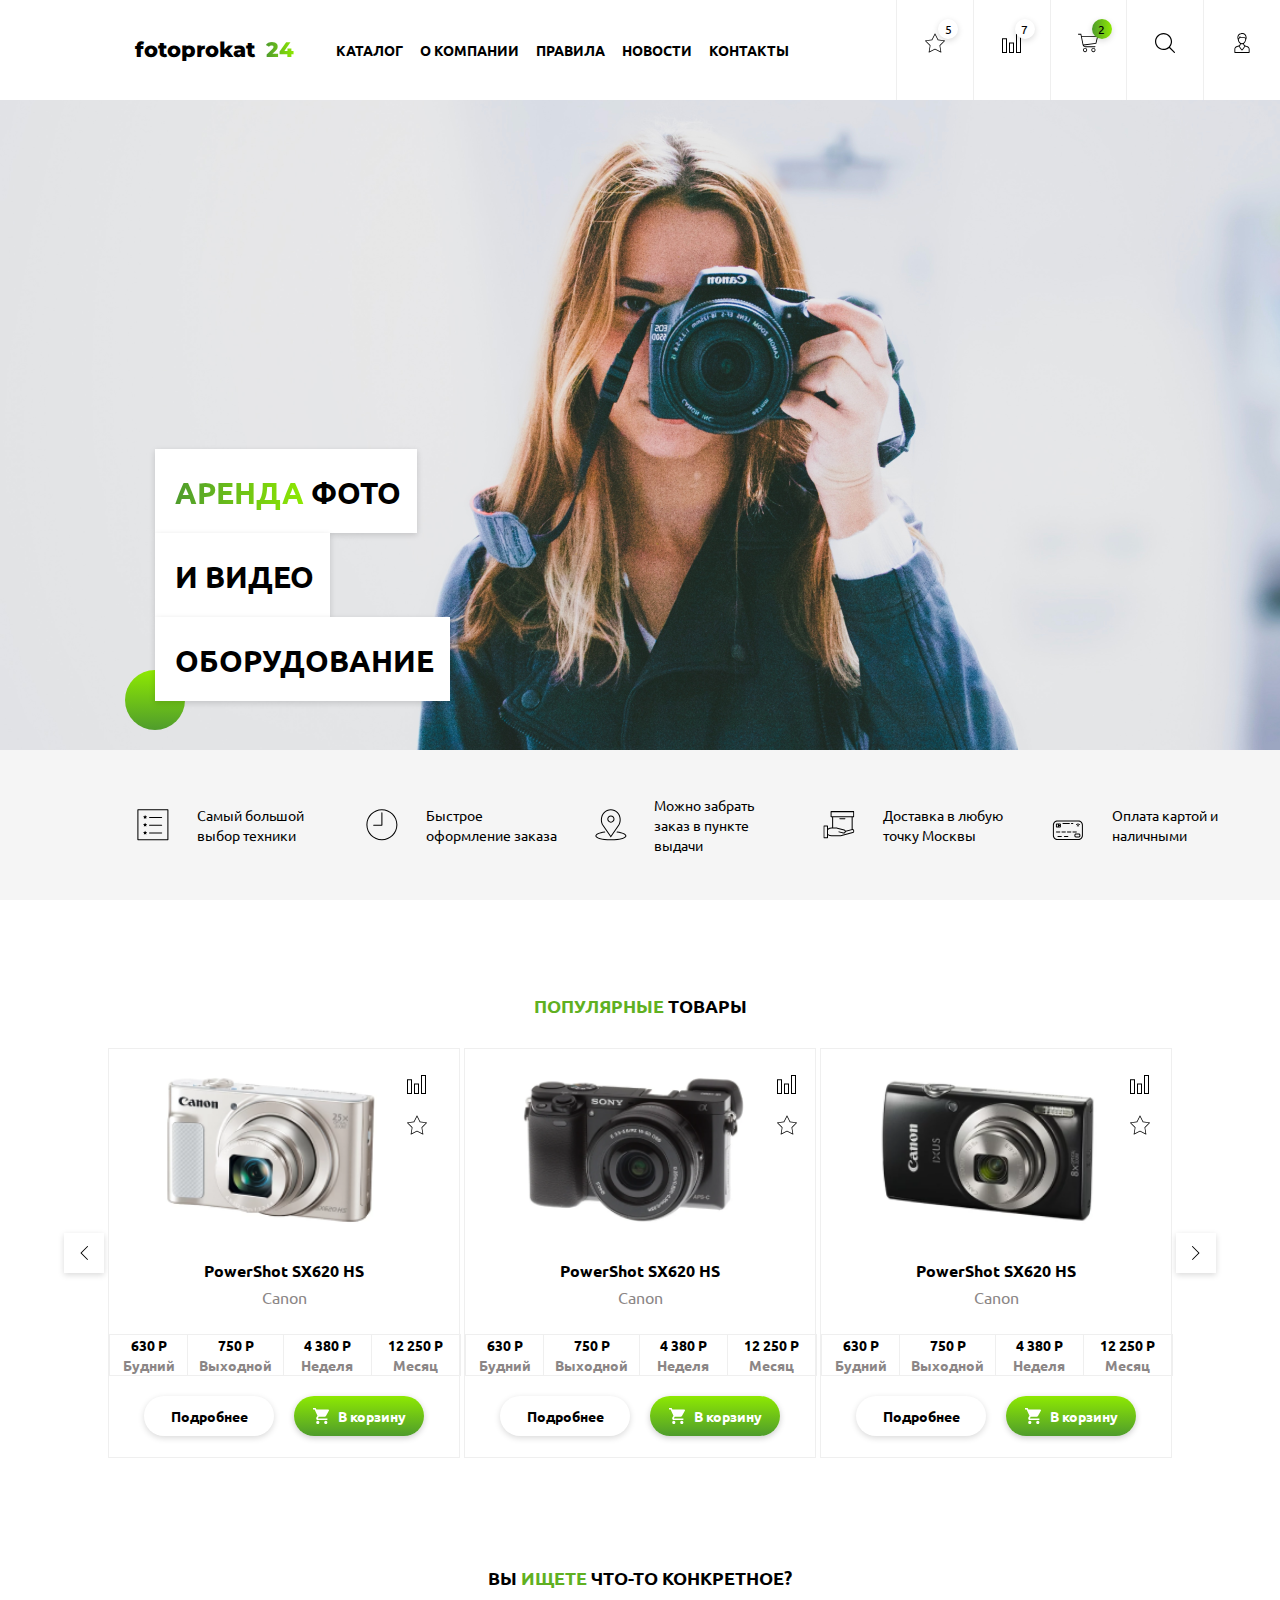
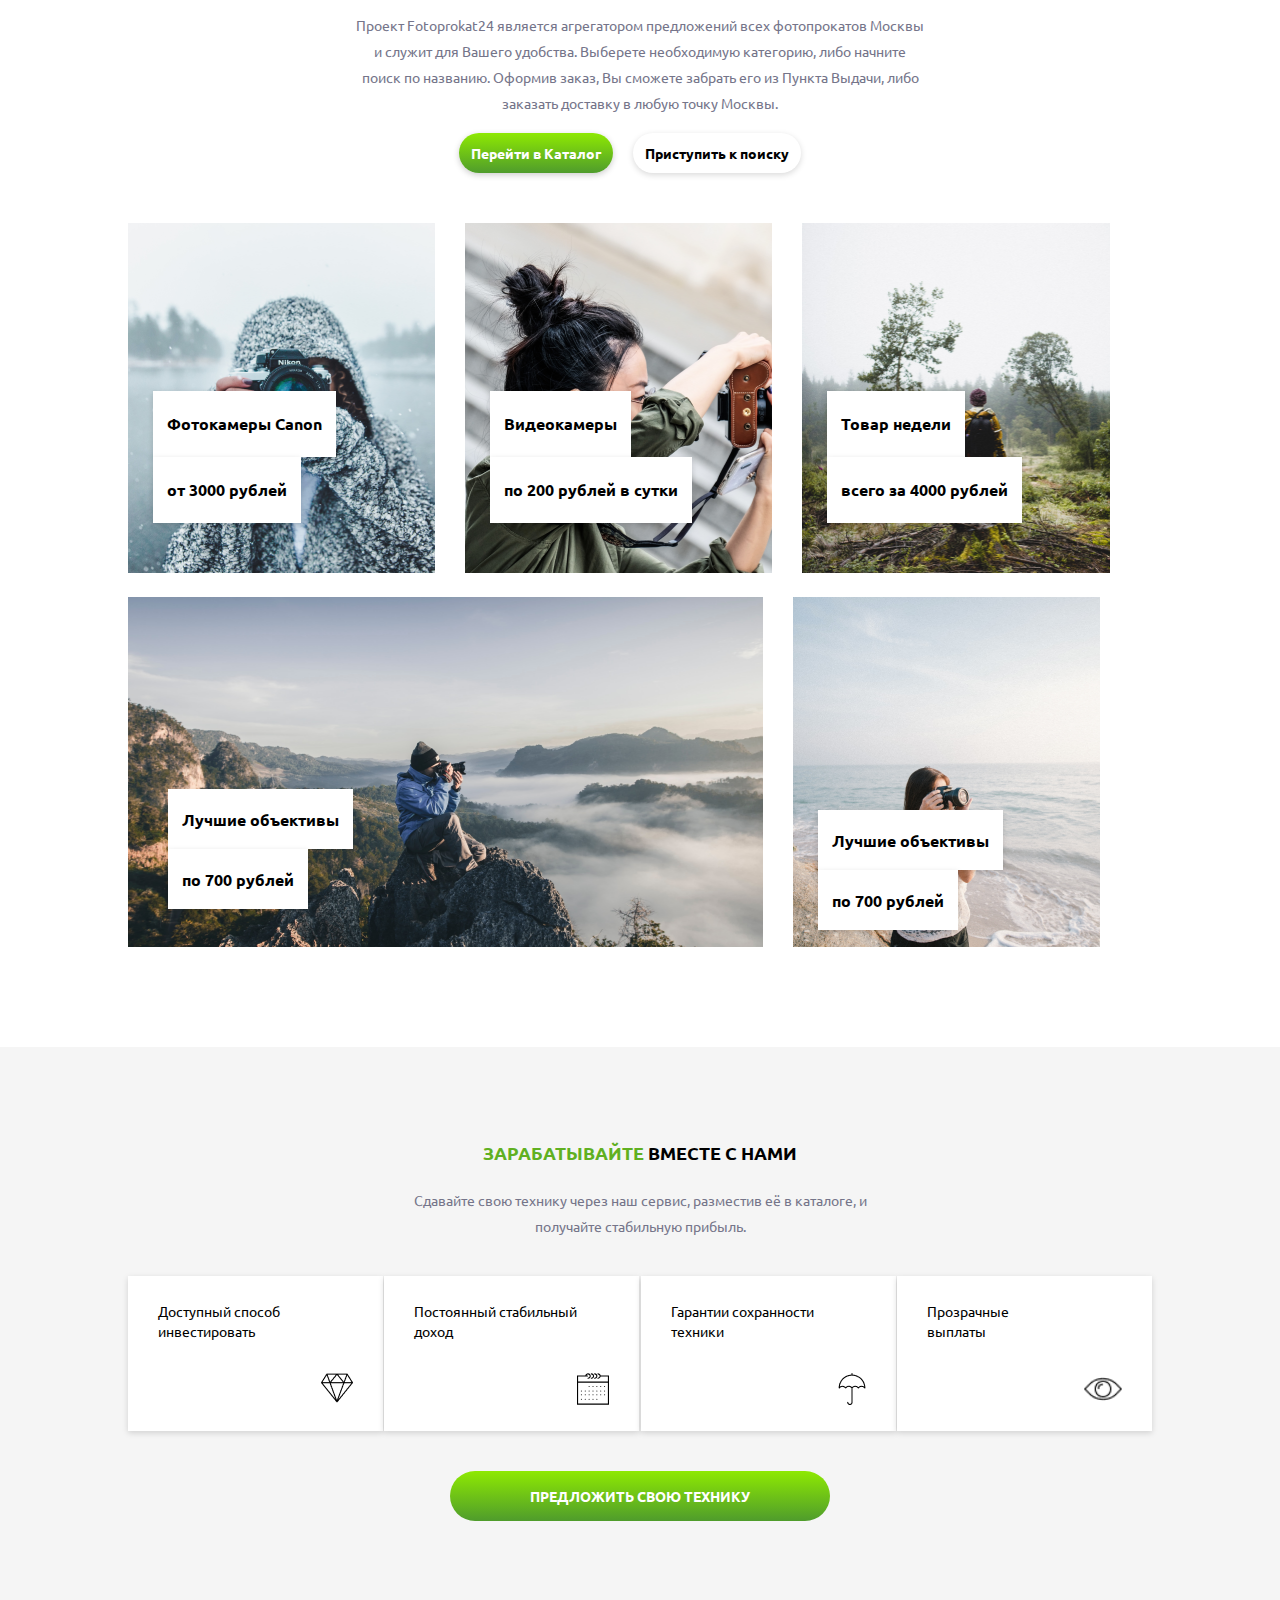
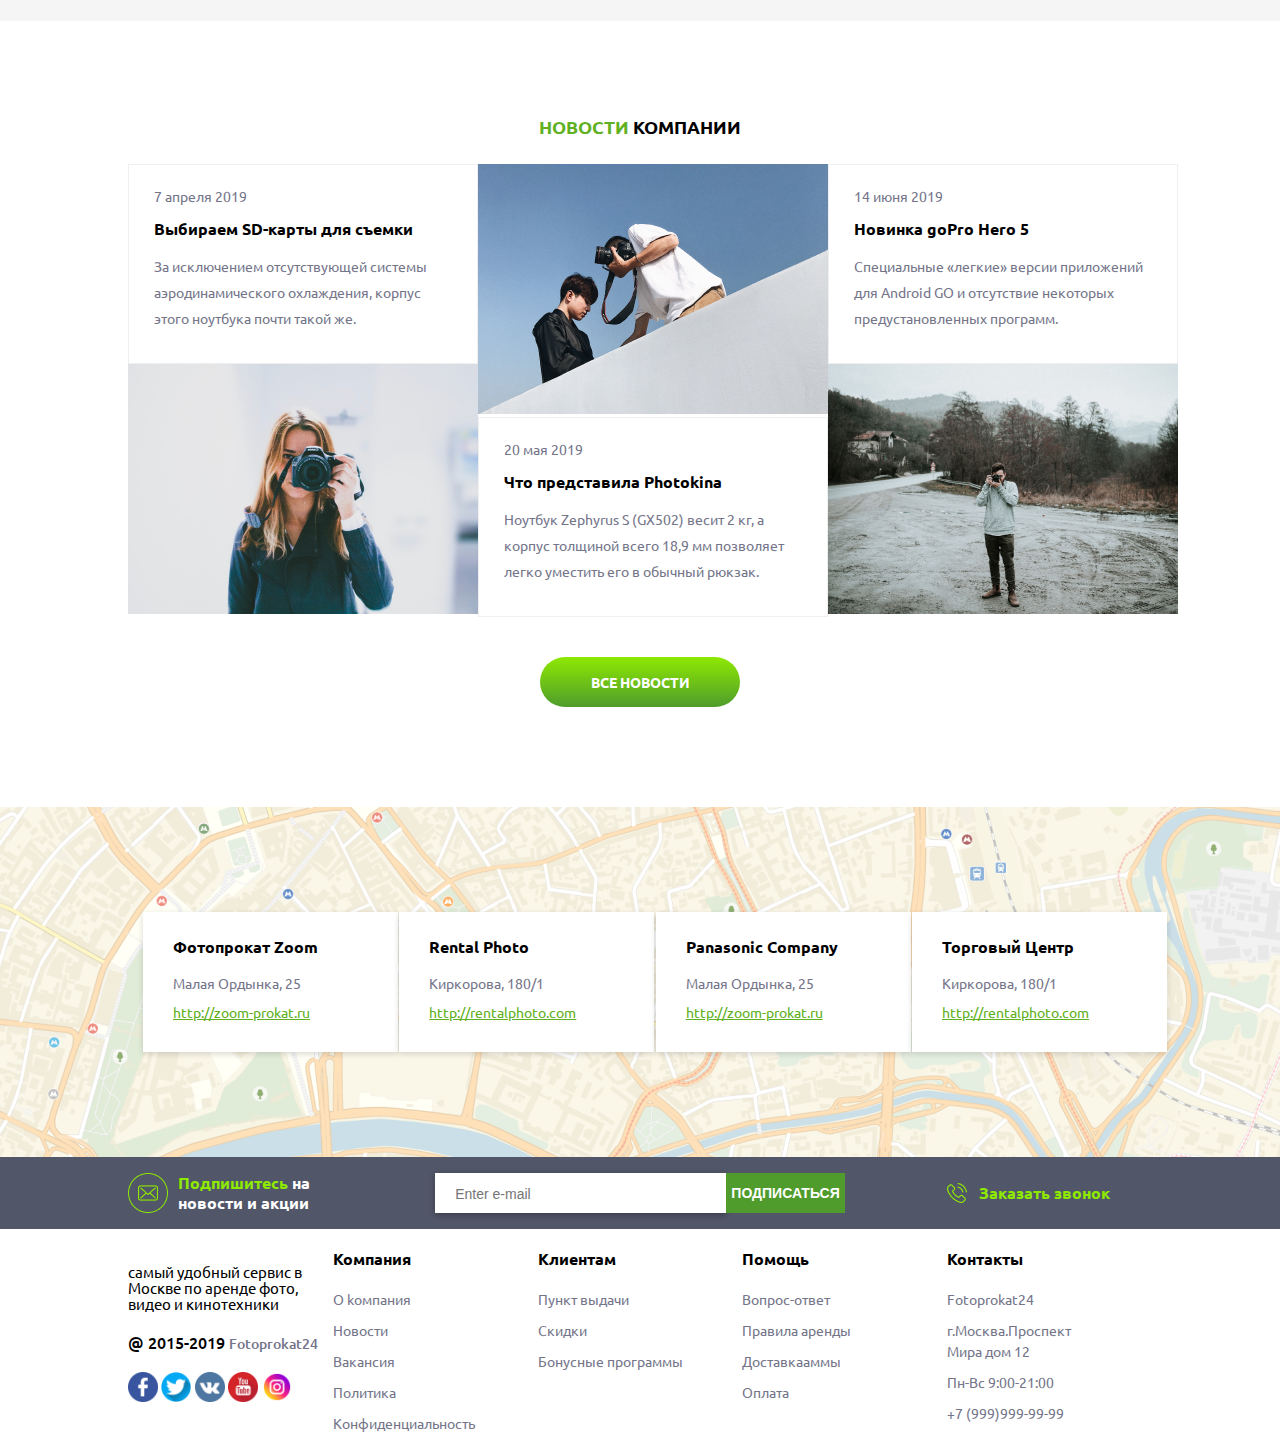
<file: index.html>
<!DOCTYPE html>
<html lang="en">
<head>
    <meta charset="UTF-8">
    <meta http-equiv="X-UA-Compatible" content="IE=edge">
    <meta name="viewport" content="width=device-width, initial-scale=1.0">
    <title>Eminov Firdavs firstPage</title>
    <link rel="stylesheet" href="css/style.css">
</head>
<body>
    <header>
        <div class="avto">
            <div class="icon2">
                <div class="svg">
                    <svg width="20" height="20" viewBox="0 0 20 20" fill="none" xmlns="http://www.w3.org/2000/svg">
                        <path d="M4.04053 19.5278C3.96642 19.5278 3.89232 19.5049 3.83003 19.4594C3.71977 19.3792 3.66464 19.2435 3.68791 19.1093L4.79446 12.659L0.107975 8.09132C0.0106009 7.99609 -0.0244824 7.85397 0.0174028 7.72473C0.059646 7.59514 0.171698 7.50063 0.306661 7.48094L6.78276 6.53978L9.67928 0.671196C9.73942 0.548762 9.864 0.471436 10 0.471436C10.1364 0.471436 10.261 0.548762 10.3208 0.671196L13.217 6.53978L19.6934 7.48094C19.8284 7.50063 19.9401 7.59478 19.9827 7.72473C20.0246 7.85397 19.9898 7.99645 19.8921 8.09132L15.2056 12.6597L16.3118 19.1096C16.3347 19.2439 16.2796 19.3796 16.1697 19.4598C16.0594 19.5407 15.913 19.551 15.7924 19.487L10 16.4419L4.207 19.487C4.15473 19.5142 4.09745 19.5278 4.04053 19.5278ZM1.12718 8.08488L5.42883 12.278C5.51296 12.36 5.55162 12.4789 5.53157 12.5949L4.51594 18.5154L9.83357 15.7202C9.93775 15.665 10.062 15.665 10.1669 15.7202L15.4838 18.5154L14.4685 12.5949C14.4485 12.4789 14.4871 12.3604 14.5713 12.278L18.8729 8.08488L12.9284 7.22104C12.8117 7.20421 12.7111 7.13082 12.6589 7.02522L10 1.63885L7.34123 7.02557C7.28896 7.13118 7.18836 7.20457 7.07166 7.2214L1.12718 8.08488Z" fill="black"/>
                        </svg>
                        <div class="num">
                            5
                        </div>
                </div>
                <div class="svg">
                    <svg width="19" height="19" viewBox="0 0 19 19" fill="none" xmlns="http://www.w3.org/2000/svg">
                        <path fill-rule="evenodd" clip-rule="evenodd" d="M18 1H15V18H18V1ZM15 0H14V1V18V19H15H18H19V18V1V0H18H15ZM11 9.44441H8V18H11V9.44441ZM8 8.44441H7V9.44441V18V19H8H11H12V18V9.44441V8.44441H11H8ZM1 5.22216H4V18H1V5.22216ZM0 4.22216H1H4H5V5.22216V18V19H4H1H0V18V5.22216V4.22216Z" fill="black"/>
                        </svg>
                        <div class="num">
                            7
                        </div>
                </div>
                <div class="svg">
                    <svg width="20" height="20" viewBox="0 0 20 20" fill="none" xmlns="http://www.w3.org/2000/svg">
                        <g clip-path="url(#clip0_812_1289)">
                        <path d="M19.9167 3.4999C19.8334 3.41657 19.75 3.33322 19.5834 3.33322H3.75L3.33332 1.16657C3.33332 0.999893 3.08332 0.833252 2.91664 0.833252H0.416641C0.16668 0.833213 0 0.999893 0 1.24989C0 1.49989 0.16668 1.66657 0.41668 1.66657H2.58336L4.58336 11.8333C4.83336 13.1666 6.08336 14.1666 7.41668 14.1666H17C17.25 14.1666 17.4167 13.9999 17.4167 13.7499C17.4167 13.4999 17.25 13.3332 17 13.3332H7.5C6.83332 13.3332 6.16668 12.9999 5.83332 12.4165L18 10.7499C18.1667 10.7499 18.3333 10.5832 18.3333 10.4166L20 3.7499C20 3.7499 20 3.58322 19.9167 3.4999ZM17.5833 9.9999L5.41664 11.5832L3.91664 4.08322H19L17.5833 9.9999Z" fill="black"/>
                        <path d="M7.08332 15C5.91668 15 5 15.9167 5 17.0833C5 18.25 5.91668 19.1666 7.08332 19.1666C8.25 19.1666 9.16664 18.25 9.16664 17.0833C9.16668 15.9167 8.25 15 7.08332 15ZM7.08332 18.3333C6.41664 18.3333 5.83332 17.75 5.83332 17.0833C5.83332 16.4167 6.41664 15.8333 7.08332 15.8333C7.75 15.8333 8.33332 16.4167 8.33332 17.0833C8.33332 17.75 7.75 18.3333 7.08332 18.3333Z" fill="black"/>
                        <path d="M15.4149 15C14.2482 15 13.3315 15.9167 13.3315 17.0833C13.3315 18.25 14.2482 19.1666 15.4149 19.1666C16.5815 19.1666 17.4982 18.25 17.4982 17.0833C17.4982 15.9167 16.5815 15 15.4149 15ZM15.4149 18.3333C14.7482 18.3333 14.1649 17.75 14.1649 17.0833C14.1649 16.4167 14.7482 15.8333 15.4149 15.8333C16.0815 15.8333 16.6649 16.4167 16.6649 17.0833C16.6649 17.75 16.0815 18.3333 15.4149 18.3333Z" fill="black"/>
                        </g>
                        <defs>
                        <clipPath id="clip0_812_1289">
                        <rect width="20" height="20" fill="white"/>
                        </clipPath>
                        </defs>
                        </svg>
                        <div class="oval">
                            2
                        </div>
                </div>
            </div>
            <a href="position.html" class="fp" style="text-decoration: none;">FP<span>24</span></a>
            <div class="foto">
                <a href="position.html">fotoprokat</a>
                <span>24</span>
            </div>
            <div class="text">
                <div class="kat">Каталог</div>
                <div class="kat">О компании</div>
                <div class="kat">Правила</div>
                <div class="kat">Новости</div>
                <div class="kat">Контакты</div>
            </div>
            <div class="icon">
                <div class="svg">
                    <svg width="20" height="20" viewBox="0 0 20 20" fill="none" xmlns="http://www.w3.org/2000/svg">
                        <path d="M4.04053 19.5278C3.96642 19.5278 3.89232 19.5049 3.83003 19.4594C3.71977 19.3792 3.66464 19.2435 3.68791 19.1093L4.79446 12.659L0.107975 8.09132C0.0106009 7.99609 -0.0244824 7.85397 0.0174028 7.72473C0.059646 7.59514 0.171698 7.50063 0.306661 7.48094L6.78276 6.53978L9.67928 0.671196C9.73942 0.548762 9.864 0.471436 10 0.471436C10.1364 0.471436 10.261 0.548762 10.3208 0.671196L13.217 6.53978L19.6934 7.48094C19.8284 7.50063 19.9401 7.59478 19.9827 7.72473C20.0246 7.85397 19.9898 7.99645 19.8921 8.09132L15.2056 12.6597L16.3118 19.1096C16.3347 19.2439 16.2796 19.3796 16.1697 19.4598C16.0594 19.5407 15.913 19.551 15.7924 19.487L10 16.4419L4.207 19.487C4.15473 19.5142 4.09745 19.5278 4.04053 19.5278ZM1.12718 8.08488L5.42883 12.278C5.51296 12.36 5.55162 12.4789 5.53157 12.5949L4.51594 18.5154L9.83357 15.7202C9.93775 15.665 10.062 15.665 10.1669 15.7202L15.4838 18.5154L14.4685 12.5949C14.4485 12.4789 14.4871 12.3604 14.5713 12.278L18.8729 8.08488L12.9284 7.22104C12.8117 7.20421 12.7111 7.13082 12.6589 7.02522L10 1.63885L7.34123 7.02557C7.28896 7.13118 7.18836 7.20457 7.07166 7.2214L1.12718 8.08488Z" fill="black"/>
                        </svg>
                        <div class="num">
                            5
                        </div>
                </div>
                <div class="svg">
                    <svg width="19" height="19" viewBox="0 0 19 19" fill="none" xmlns="http://www.w3.org/2000/svg">
                        <path fill-rule="evenodd" clip-rule="evenodd" d="M18 1H15V18H18V1ZM15 0H14V1V18V19H15H18H19V18V1V0H18H15ZM11 9.44441H8V18H11V9.44441ZM8 8.44441H7V9.44441V18V19H8H11H12V18V9.44441V8.44441H11H8ZM1 5.22216H4V18H1V5.22216ZM0 4.22216H1H4H5V5.22216V18V19H4H1H0V18V5.22216V4.22216Z" fill="black"/>
                        </svg>
                        <div class="num">
                            7
                        </div>
                </div>
                <div class="svg">
                    <svg width="20" height="20" viewBox="0 0 20 20" fill="none" xmlns="http://www.w3.org/2000/svg">
                        <g clip-path="url(#clip0_812_1289)">
                        <path d="M19.9167 3.4999C19.8334 3.41657 19.75 3.33322 19.5834 3.33322H3.75L3.33332 1.16657C3.33332 0.999893 3.08332 0.833252 2.91664 0.833252H0.416641C0.16668 0.833213 0 0.999893 0 1.24989C0 1.49989 0.16668 1.66657 0.41668 1.66657H2.58336L4.58336 11.8333C4.83336 13.1666 6.08336 14.1666 7.41668 14.1666H17C17.25 14.1666 17.4167 13.9999 17.4167 13.7499C17.4167 13.4999 17.25 13.3332 17 13.3332H7.5C6.83332 13.3332 6.16668 12.9999 5.83332 12.4165L18 10.7499C18.1667 10.7499 18.3333 10.5832 18.3333 10.4166L20 3.7499C20 3.7499 20 3.58322 19.9167 3.4999ZM17.5833 9.9999L5.41664 11.5832L3.91664 4.08322H19L17.5833 9.9999Z" fill="black"/>
                        <path d="M7.08332 15C5.91668 15 5 15.9167 5 17.0833C5 18.25 5.91668 19.1666 7.08332 19.1666C8.25 19.1666 9.16664 18.25 9.16664 17.0833C9.16668 15.9167 8.25 15 7.08332 15ZM7.08332 18.3333C6.41664 18.3333 5.83332 17.75 5.83332 17.0833C5.83332 16.4167 6.41664 15.8333 7.08332 15.8333C7.75 15.8333 8.33332 16.4167 8.33332 17.0833C8.33332 17.75 7.75 18.3333 7.08332 18.3333Z" fill="black"/>
                        <path d="M15.4149 15C14.2482 15 13.3315 15.9167 13.3315 17.0833C13.3315 18.25 14.2482 19.1666 15.4149 19.1666C16.5815 19.1666 17.4982 18.25 17.4982 17.0833C17.4982 15.9167 16.5815 15 15.4149 15ZM15.4149 18.3333C14.7482 18.3333 14.1649 17.75 14.1649 17.0833C14.1649 16.4167 14.7482 15.8333 15.4149 15.8333C16.0815 15.8333 16.6649 16.4167 16.6649 17.0833C16.6649 17.75 16.0815 18.3333 15.4149 18.3333Z" fill="black"/>
                        </g>
                        <defs>
                        <clipPath id="clip0_812_1289">
                        <rect width="20" height="20" fill="white"/>
                        </clipPath>
                        </defs>
                        </svg>
                        <div class="oval">
                            2
                        </div>
                </div>
                <div class="svg">
                    <svg width="20" height="20" viewBox="0 0 20 20" fill="none" xmlns="http://www.w3.org/2000/svg">
                        <path d="M19.8241 18.98L14.9638 14.1197C16.2675 12.6208 17.0569 10.6652 17.0569 8.52772C17.0569 3.82262 13.2298 0 8.52918 0C3.82408 0 0.00146484 3.82705 0.00146484 8.52772C0.00146484 13.2284 3.82852 17.0554 8.52918 17.0554C10.6667 17.0554 12.6223 16.2661 14.1212 14.9623L18.9815 19.8226C19.0968 19.9379 19.252 20 19.4028 20C19.5536 20 19.7088 19.9424 19.8241 19.8226C20.0547 19.592 20.0547 19.2106 19.8241 18.98ZM1.19437 8.52772C1.19437 4.48337 4.48484 1.19734 8.52475 1.19734C12.5691 1.19734 15.8551 4.4878 15.8551 8.52772C15.8551 12.5676 12.5691 15.8625 8.52475 15.8625C4.48484 15.8625 1.19437 12.5721 1.19437 8.52772Z" fill="black"/>
                        </svg>
                </div>
                <div class="svg">
                    <svg width="16" height="20" viewBox="0 0 16 20" fill="none" xmlns="http://www.w3.org/2000/svg">
                        <path d="M12.6249 12.9868C12.609 12.9851 10.3068 13.053 9.96449 10.5859C10.3448 10.3205 10.6954 9.97602 11.0042 9.55797C11.605 8.74469 11.9921 7.72445 12.13 6.6209C12.1774 6.57805 12.2166 6.52473 12.243 6.46187C12.4925 5.86754 12.619 5.23293 12.619 4.57559C12.619 2.05262 10.7159 0 8.37641 0C7.76457 0 7.17098 0.140937 6.61035 0.419258C6.39648 0.435586 6.18691 0.473203 5.98594 0.53125C5.02512 0.808867 4.24324 1.52125 3.7843 2.53727C3.33875 3.52375 3.25094 4.68504 3.53711 5.80727C3.59758 6.04434 3.67445 6.2773 3.76562 6.49988C3.79031 6.56008 3.82711 6.61145 3.87129 6.65371C4.09465 8.37617 4.91422 9.80332 6.03172 10.5825C5.68836 13.0538 3.38695 12.9852 3.37109 12.9869C1.71555 13.0431 0.385742 14.4065 0.385742 16.0755V19.5497C0.385742 19.7984 0.587344 20 0.836055 20H4.79039H11.2055H15.1599C15.4086 20 15.6103 19.7984 15.6103 19.5497V16.0755C15.6102 14.4064 14.2805 13.043 12.6249 12.9868ZM6.23598 1.39652C6.40031 1.34902 6.57387 1.32086 6.75184 1.31285C6.81789 1.30988 6.88246 1.29242 6.94102 1.26164C7.39691 1.02211 7.87988 0.900664 8.37645 0.900664C10.2192 0.900664 11.7184 2.54922 11.7184 4.57559C11.7184 4.63641 11.7167 4.69691 11.714 4.75719C11.3566 4.39422 10.86 4.16863 10.3116 4.16863H7.24242C7.0598 4.16863 6.88648 4.11129 6.74113 4.00277C6.61703 3.91016 6.52109 3.78566 6.46379 3.64277C6.37504 3.42176 6.15621 3.28352 5.91801 3.29848C5.67895 3.31371 5.47777 3.47973 5.41738 3.71172C5.23953 4.39516 4.88488 5.02469 4.39832 5.5352C3.94559 3.67195 4.76266 1.82219 6.23598 1.39652ZM5.84418 9.18516C5.2582 8.4693 4.87445 7.50262 4.75281 6.4443C5.32105 5.93785 5.77027 5.30762 6.06273 4.60855C6.10711 4.64949 6.15371 4.6882 6.20238 4.72457C6.50457 4.95008 6.86418 5.06934 7.24246 5.06934H10.3116C10.7459 5.06934 11.1202 5.3298 11.2872 5.70258C11.2872 5.70578 11.2867 5.70883 11.2867 5.71203C11.2867 8.25414 9.81172 10.3223 7.99867 10.3223C7.20961 10.3223 6.44441 9.91848 5.84418 9.18516ZM6.87891 11.0247C7.2359 11.1539 7.61141 11.223 7.99867 11.223C8.38285 11.223 8.7582 11.1561 9.11754 11.0271C9.28242 11.8861 9.76004 12.6348 10.4272 13.1503L8.06254 16.5178C8.04711 16.5398 8.02566 16.5509 7.99879 16.5509C7.97195 16.5509 7.95051 16.5397 7.93512 16.5178L5.56988 13.1495C6.23707 12.6335 6.71453 11.8843 6.87891 11.0247ZM14.7096 19.0993H11.2055H4.79039H1.28637V16.0754C1.28637 14.8675 2.26906 13.8848 3.47695 13.8848C3.49336 13.8848 4.21801 13.8672 4.79059 13.607L7.19797 17.0354C7.38094 17.296 7.68031 17.4516 7.99875 17.4516C7.99875 17.4516 7.99875 17.4516 7.99879 17.4516C8.31719 17.4516 8.6166 17.296 8.79957 17.0354L11.2065 13.6075C11.8595 13.8848 12.5026 13.8848 12.519 13.8848C13.7269 13.8848 14.7096 14.8675 14.7096 16.0754V19.0993Z" fill="black"/>
                        </svg>
                </div>
            </div>
            <div class="mobil-header">
                <div class="search-mobil">
                    <svg width="16" height="16" viewBox="0 0 16 16" fill="none" xmlns="http://www.w3.org/2000/svg">
                        <path d="M15.86 15.184L11.9718 11.2958C13.0148 10.0967 13.6463 8.53215 13.6463 6.82217C13.6463 3.05809 10.5847 0 6.82413 0C3.06005 0 0.00195312 3.06164 0.00195312 6.82217C0.00195312 10.5827 3.06359 13.6443 6.82413 13.6443C8.5341 13.6443 10.0986 13.0129 11.2977 11.9698L15.186 15.8581C15.2782 15.9503 15.4024 16 15.523 16C15.6436 16 15.7678 15.9539 15.86 15.8581C16.0445 15.6736 16.0445 15.3685 15.86 15.184ZM0.956277 6.82217C0.956277 3.5867 3.58865 0.957871 6.82058 0.957871C10.0561 0.957871 12.6849 3.59024 12.6849 6.82217C12.6849 10.0541 10.0561 12.69 6.82058 12.69C3.58865 12.69 0.956277 10.0576 0.956277 6.82217Z" fill="black"/>
                        </svg>
                </div>
                    <div class="block-mobil">
                        <svg width="16" height="18" viewBox="0 0 16 18" fill="none" xmlns="http://www.w3.org/2000/svg">
                            <path d="M13.2681 6.62156V4.77366C13.2681 2.14156 10.905 0 8.00061 0C5.09625 0 2.73312 2.14156 2.73312 4.77366V6.62156C1.61345 6.81449 0.757812 7.79029 0.757812 8.96461V15.3982C0.757812 16.7101 1.82547 17.7778 3.13773 17.7778H12.8635C14.1758 17.7778 15.2434 16.7101 15.2434 15.3979V8.96428C15.2434 7.79029 14.3878 6.81449 13.2681 6.62156ZM3.39156 4.77366C3.39156 2.50436 5.45905 0.658436 8.00061 0.658436C10.5422 0.658436 12.6097 2.50436 12.6097 4.77366V6.58436H3.39156V4.77366ZM14.585 15.3979C14.585 16.347 13.8126 17.1193 12.8635 17.1193H3.13773C2.18859 17.1193 1.41625 16.347 1.41625 15.3979V8.96428C1.41625 8.01514 2.18859 7.2428 3.13773 7.2428H12.8635C13.8126 7.2428 14.585 8.01514 14.585 8.96428V15.3979Z" fill="black"/>
                            </svg>
                    </div>
                <div class="burger">
                    <div class="lin1"></div>
                    <div class="lin1"></div>
                    <div class="lin1"></div>
                </div>
            </div>
        </div>
        <div class="back-img">
            <div class="norm">
                <div class="arend">
                    <span>Аренда</span>
                    Фото
                </div>
                <div class="arend">
                и видео
                </div>
                <div class="arend">
                оборудование
                </div>
            </div>
            <div class="oval"></div>
        </div>
        <div class="cards-ded">
            <div class="cards">
                <div class="card">
                    <svg width="32" height="33" viewBox="0 0 32 33" fill="none" xmlns="http://www.w3.org/2000/svg">
                        <path d="M12.4955 9.31667H25.0667C25.3611 9.31667 25.6 9.07827 25.6 8.78333C25.6 8.4884 25.3611 8.25 25.0667 8.25H12.4955C12.2011 8.25 11.9622 8.4884 11.9622 8.78333C11.9622 9.07827 12.2011 9.31667 12.4955 9.31667Z" fill="black"/>
                        <path d="M12.4955 17.3167H25.0667C25.3611 17.3167 25.6 17.0783 25.6 16.7833C25.6 16.4884 25.3611 16.25 25.0667 16.25H12.4955C12.2011 16.25 11.9622 16.4884 11.9622 16.7833C11.9622 17.0783 12.2011 17.3167 12.4955 17.3167Z" fill="black"/>
                        <path d="M12.4955 25.3167H25.0667C25.3611 25.3167 25.6 25.0783 25.6 24.7833C25.6 24.4884 25.3611 24.25 25.0667 24.25H12.4955C12.2011 24.25 11.9622 24.4884 11.9622 24.7833C11.9622 25.0783 12.2011 25.3167 12.4955 25.3167Z" fill="black"/>
                        <path d="M31.4667 0.25H0.533333C0.238933 0.25 0 0.4884 0 0.783333V31.7167C0 32.0116 0.238933 32.25 0.533333 32.25H31.4667C31.7611 32.25 32 32.0116 32 31.7167V0.783333C32 0.4884 31.7611 0.25 31.4667 0.25ZM30.9333 31.1833H1.06667V1.31667H30.9333V31.1833Z" fill="black"/>
                        <path d="M6.66723 10.1028L7.96217 9.42177L9.2571 10.1028L9.01017 8.6607L10.0576 7.63883L8.60963 7.4287L7.96217 6.1167L7.3147 7.4287L5.8667 7.63883L6.9147 8.6607L6.66723 10.1028Z" fill="black"/>
                        <path d="M6.66723 18.147L7.96217 17.466L9.2571 18.147L9.01017 16.7049L10.0576 15.6836L8.60963 15.4729L7.96217 14.1609L7.3147 15.4729L5.8667 15.6836L6.9147 16.7049L6.66723 18.147Z" fill="black"/>
                        <path d="M6.66723 26.3834L7.96217 25.7023L9.2571 26.3834L9.01017 24.9412L10.0576 23.9199L8.60963 23.7092L7.96217 22.3972L7.3147 23.7092L5.8667 23.9199L6.9147 24.9412L6.66723 26.3834Z" fill="black"/>
                        </svg>                    
                       <div class="text">
                        Самый большой 
                        выбор техники
                       </div>
                </div>
                <div class="card">
                    <svg width="32" height="33" viewBox="0 0 32 33" fill="none" xmlns="http://www.w3.org/2000/svg">
                        <path d="M16 0.25C7.1776 0.25 0 7.4276 0 16.25C0 25.0724 7.1776 32.25 16 32.25C24.8224 32.25 32 25.0724 32 16.25C32 7.4276 24.8224 0.25 16 0.25ZM16 31.1833C7.76587 31.1833 1.06667 24.4841 1.06667 16.25C1.06667 8.01587 7.76587 1.31667 16 1.31667C24.2341 1.31667 30.9333 8.01587 30.9333 16.25C30.9333 24.4841 24.2341 31.1833 16 31.1833Z" fill="black"/>
                        <path d="M16 3.44995C15.7056 3.44995 15.4667 3.68835 15.4667 3.98328V16.25H7.46668C7.17228 16.25 6.93335 16.4884 6.93335 16.7833C6.93335 17.0782 7.17228 17.3166 7.46668 17.3166H16C16.2944 17.3166 16.5333 17.0782 16.5333 16.7833V3.98328C16.5333 3.68835 16.2944 3.44995 16 3.44995Z" fill="black"/>
                        </svg>
                        <div class="text">
                            Быстрое 
                            оформление заказа
                        </div>
                </div>
                <div class="card">
                    <svg width="32" height="33" viewBox="0 0 32 33" fill="none" xmlns="http://www.w3.org/2000/svg">
                        <path d="M15.9999 14.1166C18.0586 14.1166 19.7333 12.4414 19.7333 10.3832C19.7333 8.3251 18.0586 6.6499 15.9999 6.6499C13.9413 6.6499 12.2666 8.3251 12.2666 10.3832C12.2666 12.4414 13.9413 14.1166 15.9999 14.1166ZM15.9999 7.71657C17.4703 7.71657 18.6666 8.91284 18.6666 10.3832C18.6666 11.8536 17.4703 13.0499 15.9999 13.0499C14.5295 13.0499 13.3333 11.8536 13.3333 10.3832C13.3333 8.91284 14.5295 7.71657 15.9999 7.71657Z" fill="black"/>
                        <path d="M15.9055 29.4537L24.0874 17.6367C27.1562 13.5455 26.7124 6.82067 23.1375 3.24627C21.2058 1.314 18.6372 0.25 15.9055 0.25C13.1738 0.25 10.6052 1.314 8.67349 3.24573C5.09855 6.82013 4.65482 13.5449 7.71135 17.6201L15.9055 29.4537ZM9.42762 3.99987C11.1583 2.26973 13.4586 1.31667 15.9055 1.31667C18.3524 1.31667 20.6527 2.26973 22.3834 3.99987C25.61 7.226 26.0074 13.2996 23.2223 17.0127L15.9055 27.5796L8.57696 16.9967C5.80362 13.2996 6.20149 7.226 9.42762 3.99987Z" fill="black"/>
                        <path d="M22.4624 23.187C22.1691 23.1513 21.9045 23.3614 21.8704 23.6542C21.8363 23.947 22.0453 24.2121 22.3376 24.2462C27.9461 24.9065 30.9333 26.6857 30.9333 27.7166C30.9333 29.1641 25.2523 31.1833 16 31.1833C6.74773 31.1833 1.06667 29.1641 1.06667 27.7166C1.06667 26.6857 4.05387 24.9065 9.6624 24.2462C9.95467 24.2121 10.1637 23.9465 10.1296 23.6542C10.0949 23.3614 9.8304 23.1502 9.5376 23.187C3.92213 23.8484 0 25.7108 0 27.7166C0 29.9694 5.496 32.25 16 32.25C26.504 32.25 32 29.9694 32 27.7166C32 25.7108 28.0779 23.8484 22.4624 23.187Z" fill="black"/>
                        </svg>
                        <div class="text">
                            Можно забрать заказ
                            в пункте выдачи
                        </div>
                </div>
                <div class="card">
                    <svg width="32" height="33" viewBox="0 0 32 33" fill="none" xmlns="http://www.w3.org/2000/svg">
                        <g clip-path="url(#clip0_812_1238)">
                        <path d="M31.9286 22.2366C31.7066 21.4277 31.0283 20.8257 30.1987 20.7013V8.54146H31.2583C31.5509 8.54146 31.7881 8.30424 31.7881 8.01166V2.71364C31.7881 2.4208 31.5509 2.18384 31.2583 2.18384H7.94703C7.65445 2.18384 7.41723 2.4208 7.41723 2.71364V8.01166C7.41723 8.30424 7.65445 8.54146 7.94703 8.54146H9.00663V19.1375H8.47683C7.1619 19.1344 5.87387 19.5113 4.76822 20.223V17.5481C4.76822 17.2553 4.531 17.0183 4.23842 17.0183H0.529802C0.237221 17.0183 0 17.2553 0 17.5481V29.7335C0 30.0261 0.237221 30.2633 0.529802 30.2633H4.23842C4.531 30.2633 4.76822 30.0261 4.76822 29.7335V27.0589C5.87413 27.7701 7.1619 28.147 8.47683 28.1441H17.1761C17.7789 28.1431 18.3788 28.0639 18.9611 27.9087L30.4318 24.836C31.5605 24.5284 32.2292 23.3674 31.9286 22.2366ZM8.47683 3.24344H30.7285V7.48186H8.47683V3.24344ZM10.0662 8.54146H29.1391V20.7924L22.9902 22.4413C22.737 21.8375 22.2204 21.384 21.5889 21.2109L14.4503 19.2963C14.0483 19.1905 13.6344 19.137 13.2187 19.1375H10.0662V8.54146ZM3.70861 29.2037H1.0596V18.0779H3.70861V29.2037ZM30.1568 23.8123L18.6882 26.8851C18.1949 27.0168 17.6868 27.0838 17.1761 27.0845H8.47683C7.21545 27.0874 5.98743 26.6781 4.98009 25.9189L4.76822 25.76V21.5216L4.98009 21.3625C5.98743 20.6033 7.21545 20.1937 8.47683 20.1971H13.2187C13.5423 20.1968 13.8649 20.2388 14.1782 20.3215L21.3144 22.2346C21.7361 22.3507 22.0447 22.7121 22.0928 23.147C22.0985 23.1687 22.1055 23.1902 22.1141 23.2111C22.1078 23.2339 22.1032 23.2569 22.1001 23.2805C22.1006 23.3666 22.089 23.4525 22.0652 23.5353C21.9405 23.997 21.5222 24.3181 21.0438 24.3189C20.9505 24.3196 20.8578 24.3077 20.7678 24.2839L16.2645 23.0764C16.0798 23.0215 15.8798 23.0712 15.7422 23.2062C15.6048 23.3413 15.5513 23.5402 15.6028 23.7259C15.6543 23.9114 15.8025 24.0547 15.99 24.0995L20.4934 25.3076C20.6731 25.3549 20.8586 25.3787 21.0449 25.3785C21.9974 25.3779 22.8322 24.7408 23.0839 23.8219C23.1134 23.7156 23.1333 23.6069 23.1439 23.4972L29.6027 21.7653C29.6487 21.7537 29.6987 21.7418 29.7457 21.734C30.2732 21.666 30.7691 21.9994 30.9055 22.5132C30.9293 22.6027 30.9412 22.695 30.9404 22.7877C30.9412 23.2673 30.6199 23.6874 30.1568 23.8123Z" fill="black"/>
                        <path d="M16.9536 10.6607H22.2517C22.5442 10.6607 22.7815 10.4235 22.7815 10.1309C22.7815 9.83804 22.5442 9.60107 22.2517 9.60107H16.9536C16.661 9.60107 16.4238 9.83804 16.4238 10.1309C16.4238 10.4235 16.661 10.6607 16.9536 10.6607Z" fill="black"/>
                        </g>
                        <defs>
                        <clipPath id="clip0_812_1238">
                        <rect width="32" height="32" fill="white" transform="translate(0 0.25)"/>
                        </clipPath>
                        </defs>
                        </svg>
                        <div class="text">
                            Доставка в любую
                            точку Москвы
                        </div>
                </div>
                <div class="card">
                    <svg width="32" height="32" viewBox="0 0 32 32" fill="none" xmlns="http://www.w3.org/2000/svg">
                        <path d="M26.5 11.5H5.5C4.30693 11.5013 3.16311 11.9759 2.31948 12.8195C1.47585 13.6631 1.00132 14.8069 1 16V26.5C1.00132 27.6931 1.47585 28.8369 2.31948 29.6805C3.16311 30.5241 4.30693 30.9987 5.5 31H26.5C27.6931 30.9987 28.8369 30.5241 29.6805 29.6805C30.5241 28.8369 30.9987 27.6931 31 26.5V16C30.9987 14.8069 30.5241 13.6631 29.6805 12.8195C28.8369 11.9759 27.6931 11.5013 26.5 11.5ZM30 26.5C29.9989 27.4279 29.6299 28.3176 28.9737 28.9737C28.3176 29.6299 27.4279 29.9989 26.5 30H5.5C4.57207 29.9989 3.68244 29.6299 3.0263 28.9737C2.37015 28.3176 2.00106 27.4279 2 26.5V16C2.00106 15.0721 2.37015 14.1824 3.0263 13.5263C3.68244 12.8701 4.57207 12.5011 5.5 12.5H26.5C27.4279 12.5011 28.3176 12.8701 28.9737 13.5263C29.6299 14.1824 29.9989 15.0721 30 16V26.5Z" fill="black"/>
                        <path d="M27 24.5H24C23.6022 24.5 23.2206 24.658 22.9393 24.9393C22.658 25.2206 22.5 25.6022 22.5 26V27C22.5 27.3978 22.658 27.7794 22.9393 28.0607C23.2206 28.342 23.6022 28.5 24 28.5H27C27.3978 28.5 27.7794 28.342 28.0607 28.0607C28.342 27.7794 28.5 27.3978 28.5 27V26C28.5 25.6022 28.342 25.2206 28.0607 24.9393C27.7794 24.658 27.3978 24.5 27 24.5ZM27.5 27C27.5 27.1326 27.4473 27.2598 27.3536 27.3536C27.2598 27.4473 27.1326 27.5 27 27.5H24C23.8674 27.5 23.7402 27.4473 23.6464 27.3536C23.5527 27.2598 23.5 27.1326 23.5 27V26C23.5 25.8674 23.5527 25.7402 23.6464 25.6464C23.7402 25.5527 23.8674 25.5 24 25.5H27C27.1326 25.5 27.2598 25.5527 27.3536 25.6464C27.4473 25.7402 27.5 25.8674 27.5 26V27Z" fill="black"/>
                        <path d="M8.5 23C8.5 22.8674 8.44732 22.7402 8.35355 22.6464C8.25979 22.5527 8.13261 22.5 8 22.5H4.5C4.36739 22.5 4.24021 22.5527 4.14645 22.6464C4.05268 22.7402 4 22.8674 4 23C4 23.1326 4.05268 23.2598 4.14645 23.3536C4.24021 23.4473 4.36739 23.5 4.5 23.5H8C8.13261 23.5 8.25979 23.4473 8.35355 23.3536C8.44732 23.2598 8.5 23.1326 8.5 23Z" fill="black"/>
                        <path d="M14 23C14 22.8674 13.9473 22.7402 13.8536 22.6464C13.7598 22.5527 13.6326 22.5 13.5 22.5H10C9.86739 22.5 9.74021 22.5527 9.64645 22.6464C9.55268 22.7402 9.5 22.8674 9.5 23C9.5 23.1326 9.55268 23.2598 9.64645 23.3536C9.74021 23.4473 9.86739 23.5 10 23.5H13.5C13.6326 23.5 13.7598 23.4473 13.8536 23.3536C13.9473 23.2598 14 23.1326 14 23Z" fill="black"/>
                        <path d="M19 22.5H15.5C15.3674 22.5 15.2402 22.5527 15.1464 22.6464C15.0527 22.7402 15 22.8674 15 23C15 23.1326 15.0527 23.2598 15.1464 23.3536C15.2402 23.4473 15.3674 23.5 15.5 23.5H19C19.1326 23.5 19.2598 23.4473 19.3536 23.3536C19.4473 23.2598 19.5 23.1326 19.5 23C19.5 22.8674 19.4473 22.7402 19.3536 22.6464C19.2598 22.5527 19.1326 22.5 19 22.5Z" fill="black"/>
                        <path d="M25 23C25 22.8674 24.9473 22.7402 24.8536 22.6464C24.7598 22.5527 24.6326 22.5 24.5 22.5H21C20.8674 22.5 20.7402 22.5527 20.6464 22.6464C20.5527 22.7402 20.5 22.8674 20.5 23C20.5 23.1326 20.5527 23.2598 20.6464 23.3536C20.7402 23.4473 20.8674 23.5 21 23.5H24.5C24.6326 23.5 24.7598 23.4473 24.8536 23.3536C24.9473 23.2598 25 23.1326 25 23Z" fill="black"/>
                        <path d="M9.5 27H6C5.86739 27 5.74021 27.0527 5.64645 27.1464C5.55268 27.2402 5.5 27.3674 5.5 27.5C5.5 27.6326 5.55268 27.7598 5.64645 27.8536C5.74021 27.9473 5.86739 28 6 28H9.5C9.63261 28 9.75979 27.9473 9.85355 27.8536C9.94732 27.7598 10 27.6326 10 27.5C10 27.3674 9.94732 27.2402 9.85355 27.1464C9.75979 27.0527 9.63261 27 9.5 27Z" fill="black"/>
                        <path d="M16 27H12.5C12.3674 27 12.2402 27.0527 12.1464 27.1464C12.0527 27.2402 12 27.3674 12 27.5C12 27.6326 12.0527 27.7598 12.1464 27.8536C12.2402 27.9473 12.3674 28 12.5 28H16C16.1326 28 16.2598 27.9473 16.3536 27.8536C16.4473 27.7598 16.5 27.6326 16.5 27.5C16.5 27.3674 16.4473 27.2402 16.3536 27.1464C16.2598 27.0527 16.1326 27 16 27Z" fill="black"/>
                        <path d="M5 18.5H8C8.26522 18.5 8.51957 18.3946 8.70711 18.2071C8.89464 18.0196 9 17.7652 9 17.5V15.5C9 15.2348 8.89464 14.9804 8.70711 14.7929C8.51957 14.6054 8.26522 14.5 8 14.5H5C4.73478 14.5 4.48043 14.6054 4.29289 14.7929C4.10536 14.9804 4 15.2348 4 15.5V17.5C4 17.7652 4.10536 18.0196 4.29289 18.2071C4.48043 18.3946 4.73478 18.5 5 18.5ZM7 17.5V17H8V17.5H7ZM8 16H7V15.5H8V16ZM5 15.5H6V17.5H5V15.5Z" fill="black"/>
                        <path d="M25.0251 15.9394C25.1644 15.8001 25.3297 15.6896 25.5118 15.6142C25.6938 15.5388 25.8888 15.5 26.0858 15.5C26.2828 15.5 26.4779 15.5388 26.6599 15.6142C26.8419 15.6896 27.0073 15.8001 27.1466 15.9394C27.2409 16.0305 27.3672 16.0809 27.4983 16.0798C27.6294 16.0786 27.7548 16.0261 27.8475 15.9333C27.9402 15.8406 27.9928 15.7152 27.9939 15.5841C27.9951 15.453 27.9447 15.3267 27.8536 15.2324C27.3844 14.7643 26.7486 14.5015 26.0858 14.5015C25.423 14.5015 24.7873 14.7643 24.3181 15.2324C24.227 15.3267 24.1766 15.453 24.1778 15.5841C24.1789 15.7152 24.2315 15.8406 24.3242 15.9333C24.4169 16.0261 24.5423 16.0786 24.6734 16.0798C24.8045 16.0809 24.9308 16.0305 25.0251 15.9394Z" fill="black"/>
                        <path d="M25.0251 16.6467C24.934 16.741 24.8836 16.8673 24.8848 16.9984C24.8859 17.1295 24.9385 17.2549 25.0312 17.3476C25.1239 17.4403 25.2493 17.4929 25.3804 17.494C25.5115 17.4952 25.6378 17.4448 25.7321 17.3537C25.7786 17.3072 25.8337 17.2703 25.8944 17.2452C25.9551 17.22 26.0202 17.2071 26.0859 17.2071C26.1516 17.2071 26.2166 17.22 26.2773 17.2452C26.338 17.2703 26.3932 17.3072 26.4396 17.3537C26.5339 17.4448 26.6602 17.4952 26.7913 17.494C26.9224 17.4929 27.0478 17.4403 27.1405 17.3476C27.2332 17.2549 27.2858 17.1295 27.287 16.9984C27.2881 16.8673 27.2377 16.741 27.1466 16.6467C27.0073 16.5074 26.842 16.3969 26.66 16.3215C26.4779 16.2461 26.2829 16.2073 26.0859 16.2073C25.8889 16.2073 25.6938 16.2461 25.5118 16.3215C25.3298 16.3969 25.1644 16.5074 25.0251 16.6467Z" fill="black"/>
                        <path d="M11 15H17.5C17.6326 15 17.7598 14.9473 17.8536 14.8536C17.9473 14.7598 18 14.6326 18 14.5C18 14.3674 17.9473 14.2402 17.8536 14.1464C17.7598 14.0527 17.6326 14 17.5 14H11C10.8674 14 10.7402 14.0527 10.6464 14.1464C10.5527 14.2402 10.5 14.3674 10.5 14.5C10.5 14.6326 10.5527 14.7598 10.6464 14.8536C10.7402 14.9473 10.8674 15 11 15Z" fill="black"/>
                        <path d="M21.5 14.5C21.5 14.3674 21.4473 14.2402 21.3536 14.1464C21.2598 14.0527 21.1326 14 21 14H19.5C19.3674 14 19.2402 14.0527 19.1464 14.1464C19.0527 14.2402 19 14.3674 19 14.5C19 14.6326 19.0527 14.7598 19.1464 14.8536C19.2402 14.9473 19.3674 15 19.5 15H21C21.1326 15 21.2598 14.9473 21.3536 14.8536C21.4473 14.7598 21.5 14.6326 21.5 14.5Z" fill="black"/>
                        </svg>
                        <div class="text">
                            Оплата картой
                            и наличными
                        </div>
                </div>
            </div>
            <div class="cards2">
                <div class="box-cards2">
                    <div class="card">
                        <svg width="32" height="33" viewBox="0 0 32 33" fill="none" xmlns="http://www.w3.org/2000/svg">
                            <path d="M12.4955 9.31667H25.0667C25.3611 9.31667 25.6 9.07827 25.6 8.78333C25.6 8.4884 25.3611 8.25 25.0667 8.25H12.4955C12.2011 8.25 11.9622 8.4884 11.9622 8.78333C11.9622 9.07827 12.2011 9.31667 12.4955 9.31667Z" fill="black"/>
                            <path d="M12.4955 17.3167H25.0667C25.3611 17.3167 25.6 17.0783 25.6 16.7833C25.6 16.4884 25.3611 16.25 25.0667 16.25H12.4955C12.2011 16.25 11.9622 16.4884 11.9622 16.7833C11.9622 17.0783 12.2011 17.3167 12.4955 17.3167Z" fill="black"/>
                            <path d="M12.4955 25.3167H25.0667C25.3611 25.3167 25.6 25.0783 25.6 24.7833C25.6 24.4884 25.3611 24.25 25.0667 24.25H12.4955C12.2011 24.25 11.9622 24.4884 11.9622 24.7833C11.9622 25.0783 12.2011 25.3167 12.4955 25.3167Z" fill="black"/>
                            <path d="M31.4667 0.25H0.533333C0.238933 0.25 0 0.4884 0 0.783333V31.7167C0 32.0116 0.238933 32.25 0.533333 32.25H31.4667C31.7611 32.25 32 32.0116 32 31.7167V0.783333C32 0.4884 31.7611 0.25 31.4667 0.25ZM30.9333 31.1833H1.06667V1.31667H30.9333V31.1833Z" fill="black"/>
                            <path d="M6.66723 10.1028L7.96217 9.42177L9.2571 10.1028L9.01017 8.6607L10.0576 7.63883L8.60963 7.4287L7.96217 6.1167L7.3147 7.4287L5.8667 7.63883L6.9147 8.6607L6.66723 10.1028Z" fill="black"/>
                            <path d="M6.66723 18.147L7.96217 17.466L9.2571 18.147L9.01017 16.7049L10.0576 15.6836L8.60963 15.4729L7.96217 14.1609L7.3147 15.4729L5.8667 15.6836L6.9147 16.7049L6.66723 18.147Z" fill="black"/>
                            <path d="M6.66723 26.3834L7.96217 25.7023L9.2571 26.3834L9.01017 24.9412L10.0576 23.9199L8.60963 23.7092L7.96217 22.3972L7.3147 23.7092L5.8667 23.9199L6.9147 24.9412L6.66723 26.3834Z" fill="black"/>
                            </svg>                    
                           <div class="text">
                            Самый большой 
                            выбор техники
                           </div>
                    </div>
                </div>
               <div class="box-cards2">
                <div class="card">
                    <svg width="32" height="33" viewBox="0 0 32 33" fill="none" xmlns="http://www.w3.org/2000/svg">
                        <path d="M16 0.25C7.1776 0.25 0 7.4276 0 16.25C0 25.0724 7.1776 32.25 16 32.25C24.8224 32.25 32 25.0724 32 16.25C32 7.4276 24.8224 0.25 16 0.25ZM16 31.1833C7.76587 31.1833 1.06667 24.4841 1.06667 16.25C1.06667 8.01587 7.76587 1.31667 16 1.31667C24.2341 1.31667 30.9333 8.01587 30.9333 16.25C30.9333 24.4841 24.2341 31.1833 16 31.1833Z" fill="black"/>
                        <path d="M16 3.44995C15.7056 3.44995 15.4667 3.68835 15.4667 3.98328V16.25H7.46668C7.17228 16.25 6.93335 16.4884 6.93335 16.7833C6.93335 17.0782 7.17228 17.3166 7.46668 17.3166H16C16.2944 17.3166 16.5333 17.0782 16.5333 16.7833V3.98328C16.5333 3.68835 16.2944 3.44995 16 3.44995Z" fill="black"/>
                        </svg>
                        <div class="text">
                            Быстрое 
                            оформление заказа
                        </div>
                </div>
               </div>
               <div class="box-cards2">
                <div class="card">
                    <svg width="32" height="33" viewBox="0 0 32 33" fill="none" xmlns="http://www.w3.org/2000/svg">
                        <path d="M15.9999 14.1166C18.0586 14.1166 19.7333 12.4414 19.7333 10.3832C19.7333 8.3251 18.0586 6.6499 15.9999 6.6499C13.9413 6.6499 12.2666 8.3251 12.2666 10.3832C12.2666 12.4414 13.9413 14.1166 15.9999 14.1166ZM15.9999 7.71657C17.4703 7.71657 18.6666 8.91284 18.6666 10.3832C18.6666 11.8536 17.4703 13.0499 15.9999 13.0499C14.5295 13.0499 13.3333 11.8536 13.3333 10.3832C13.3333 8.91284 14.5295 7.71657 15.9999 7.71657Z" fill="black"/>
                        <path d="M15.9055 29.4537L24.0874 17.6367C27.1562 13.5455 26.7124 6.82067 23.1375 3.24627C21.2058 1.314 18.6372 0.25 15.9055 0.25C13.1738 0.25 10.6052 1.314 8.67349 3.24573C5.09855 6.82013 4.65482 13.5449 7.71135 17.6201L15.9055 29.4537ZM9.42762 3.99987C11.1583 2.26973 13.4586 1.31667 15.9055 1.31667C18.3524 1.31667 20.6527 2.26973 22.3834 3.99987C25.61 7.226 26.0074 13.2996 23.2223 17.0127L15.9055 27.5796L8.57696 16.9967C5.80362 13.2996 6.20149 7.226 9.42762 3.99987Z" fill="black"/>
                        <path d="M22.4624 23.187C22.1691 23.1513 21.9045 23.3614 21.8704 23.6542C21.8363 23.947 22.0453 24.2121 22.3376 24.2462C27.9461 24.9065 30.9333 26.6857 30.9333 27.7166C30.9333 29.1641 25.2523 31.1833 16 31.1833C6.74773 31.1833 1.06667 29.1641 1.06667 27.7166C1.06667 26.6857 4.05387 24.9065 9.6624 24.2462C9.95467 24.2121 10.1637 23.9465 10.1296 23.6542C10.0949 23.3614 9.8304 23.1502 9.5376 23.187C3.92213 23.8484 0 25.7108 0 27.7166C0 29.9694 5.496 32.25 16 32.25C26.504 32.25 32 29.9694 32 27.7166C32 25.7108 28.0779 23.8484 22.4624 23.187Z" fill="black"/>
                        </svg>
                        <div class="text">
                            Можно забрать заказ
                            в пункте выдачи
                        </div>
                </div>
               </div>
               <div class="box-cards2">
                <div class="card">
                    <svg width="32" height="33" viewBox="0 0 32 33" fill="none" xmlns="http://www.w3.org/2000/svg">
                        <g clip-path="url(#clip0_812_1238)">
                        <path d="M31.9286 22.2366C31.7066 21.4277 31.0283 20.8257 30.1987 20.7013V8.54146H31.2583C31.5509 8.54146 31.7881 8.30424 31.7881 8.01166V2.71364C31.7881 2.4208 31.5509 2.18384 31.2583 2.18384H7.94703C7.65445 2.18384 7.41723 2.4208 7.41723 2.71364V8.01166C7.41723 8.30424 7.65445 8.54146 7.94703 8.54146H9.00663V19.1375H8.47683C7.1619 19.1344 5.87387 19.5113 4.76822 20.223V17.5481C4.76822 17.2553 4.531 17.0183 4.23842 17.0183H0.529802C0.237221 17.0183 0 17.2553 0 17.5481V29.7335C0 30.0261 0.237221 30.2633 0.529802 30.2633H4.23842C4.531 30.2633 4.76822 30.0261 4.76822 29.7335V27.0589C5.87413 27.7701 7.1619 28.147 8.47683 28.1441H17.1761C17.7789 28.1431 18.3788 28.0639 18.9611 27.9087L30.4318 24.836C31.5605 24.5284 32.2292 23.3674 31.9286 22.2366ZM8.47683 3.24344H30.7285V7.48186H8.47683V3.24344ZM10.0662 8.54146H29.1391V20.7924L22.9902 22.4413C22.737 21.8375 22.2204 21.384 21.5889 21.2109L14.4503 19.2963C14.0483 19.1905 13.6344 19.137 13.2187 19.1375H10.0662V8.54146ZM3.70861 29.2037H1.0596V18.0779H3.70861V29.2037ZM30.1568 23.8123L18.6882 26.8851C18.1949 27.0168 17.6868 27.0838 17.1761 27.0845H8.47683C7.21545 27.0874 5.98743 26.6781 4.98009 25.9189L4.76822 25.76V21.5216L4.98009 21.3625C5.98743 20.6033 7.21545 20.1937 8.47683 20.1971H13.2187C13.5423 20.1968 13.8649 20.2388 14.1782 20.3215L21.3144 22.2346C21.7361 22.3507 22.0447 22.7121 22.0928 23.147C22.0985 23.1687 22.1055 23.1902 22.1141 23.2111C22.1078 23.2339 22.1032 23.2569 22.1001 23.2805C22.1006 23.3666 22.089 23.4525 22.0652 23.5353C21.9405 23.997 21.5222 24.3181 21.0438 24.3189C20.9505 24.3196 20.8578 24.3077 20.7678 24.2839L16.2645 23.0764C16.0798 23.0215 15.8798 23.0712 15.7422 23.2062C15.6048 23.3413 15.5513 23.5402 15.6028 23.7259C15.6543 23.9114 15.8025 24.0547 15.99 24.0995L20.4934 25.3076C20.6731 25.3549 20.8586 25.3787 21.0449 25.3785C21.9974 25.3779 22.8322 24.7408 23.0839 23.8219C23.1134 23.7156 23.1333 23.6069 23.1439 23.4972L29.6027 21.7653C29.6487 21.7537 29.6987 21.7418 29.7457 21.734C30.2732 21.666 30.7691 21.9994 30.9055 22.5132C30.9293 22.6027 30.9412 22.695 30.9404 22.7877C30.9412 23.2673 30.6199 23.6874 30.1568 23.8123Z" fill="black"/>
                        <path d="M16.9536 10.6607H22.2517C22.5442 10.6607 22.7815 10.4235 22.7815 10.1309C22.7815 9.83804 22.5442 9.60107 22.2517 9.60107H16.9536C16.661 9.60107 16.4238 9.83804 16.4238 10.1309C16.4238 10.4235 16.661 10.6607 16.9536 10.6607Z" fill="black"/>
                        </g>
                        <defs>
                        <clipPath id="clip0_812_1238">
                        <rect width="32" height="32" fill="white" transform="translate(0 0.25)"/>
                        </clipPath>
                        </defs>
                        </svg>
                        <div class="text">
                            Доставка в любую
                            точку Москвы
                        </div>
                </div>
               </div>
                <div class="box-cards2">
                    <div class="card">
                        <svg width="32" height="32" viewBox="0 0 32 32" fill="none" xmlns="http://www.w3.org/2000/svg">
                            <path d="M26.5 11.5H5.5C4.30693 11.5013 3.16311 11.9759 2.31948 12.8195C1.47585 13.6631 1.00132 14.8069 1 16V26.5C1.00132 27.6931 1.47585 28.8369 2.31948 29.6805C3.16311 30.5241 4.30693 30.9987 5.5 31H26.5C27.6931 30.9987 28.8369 30.5241 29.6805 29.6805C30.5241 28.8369 30.9987 27.6931 31 26.5V16C30.9987 14.8069 30.5241 13.6631 29.6805 12.8195C28.8369 11.9759 27.6931 11.5013 26.5 11.5ZM30 26.5C29.9989 27.4279 29.6299 28.3176 28.9737 28.9737C28.3176 29.6299 27.4279 29.9989 26.5 30H5.5C4.57207 29.9989 3.68244 29.6299 3.0263 28.9737C2.37015 28.3176 2.00106 27.4279 2 26.5V16C2.00106 15.0721 2.37015 14.1824 3.0263 13.5263C3.68244 12.8701 4.57207 12.5011 5.5 12.5H26.5C27.4279 12.5011 28.3176 12.8701 28.9737 13.5263C29.6299 14.1824 29.9989 15.0721 30 16V26.5Z" fill="black"/>
                            <path d="M27 24.5H24C23.6022 24.5 23.2206 24.658 22.9393 24.9393C22.658 25.2206 22.5 25.6022 22.5 26V27C22.5 27.3978 22.658 27.7794 22.9393 28.0607C23.2206 28.342 23.6022 28.5 24 28.5H27C27.3978 28.5 27.7794 28.342 28.0607 28.0607C28.342 27.7794 28.5 27.3978 28.5 27V26C28.5 25.6022 28.342 25.2206 28.0607 24.9393C27.7794 24.658 27.3978 24.5 27 24.5ZM27.5 27C27.5 27.1326 27.4473 27.2598 27.3536 27.3536C27.2598 27.4473 27.1326 27.5 27 27.5H24C23.8674 27.5 23.7402 27.4473 23.6464 27.3536C23.5527 27.2598 23.5 27.1326 23.5 27V26C23.5 25.8674 23.5527 25.7402 23.6464 25.6464C23.7402 25.5527 23.8674 25.5 24 25.5H27C27.1326 25.5 27.2598 25.5527 27.3536 25.6464C27.4473 25.7402 27.5 25.8674 27.5 26V27Z" fill="black"/>
                            <path d="M8.5 23C8.5 22.8674 8.44732 22.7402 8.35355 22.6464C8.25979 22.5527 8.13261 22.5 8 22.5H4.5C4.36739 22.5 4.24021 22.5527 4.14645 22.6464C4.05268 22.7402 4 22.8674 4 23C4 23.1326 4.05268 23.2598 4.14645 23.3536C4.24021 23.4473 4.36739 23.5 4.5 23.5H8C8.13261 23.5 8.25979 23.4473 8.35355 23.3536C8.44732 23.2598 8.5 23.1326 8.5 23Z" fill="black"/>
                            <path d="M14 23C14 22.8674 13.9473 22.7402 13.8536 22.6464C13.7598 22.5527 13.6326 22.5 13.5 22.5H10C9.86739 22.5 9.74021 22.5527 9.64645 22.6464C9.55268 22.7402 9.5 22.8674 9.5 23C9.5 23.1326 9.55268 23.2598 9.64645 23.3536C9.74021 23.4473 9.86739 23.5 10 23.5H13.5C13.6326 23.5 13.7598 23.4473 13.8536 23.3536C13.9473 23.2598 14 23.1326 14 23Z" fill="black"/>
                            <path d="M19 22.5H15.5C15.3674 22.5 15.2402 22.5527 15.1464 22.6464C15.0527 22.7402 15 22.8674 15 23C15 23.1326 15.0527 23.2598 15.1464 23.3536C15.2402 23.4473 15.3674 23.5 15.5 23.5H19C19.1326 23.5 19.2598 23.4473 19.3536 23.3536C19.4473 23.2598 19.5 23.1326 19.5 23C19.5 22.8674 19.4473 22.7402 19.3536 22.6464C19.2598 22.5527 19.1326 22.5 19 22.5Z" fill="black"/>
                            <path d="M25 23C25 22.8674 24.9473 22.7402 24.8536 22.6464C24.7598 22.5527 24.6326 22.5 24.5 22.5H21C20.8674 22.5 20.7402 22.5527 20.6464 22.6464C20.5527 22.7402 20.5 22.8674 20.5 23C20.5 23.1326 20.5527 23.2598 20.6464 23.3536C20.7402 23.4473 20.8674 23.5 21 23.5H24.5C24.6326 23.5 24.7598 23.4473 24.8536 23.3536C24.9473 23.2598 25 23.1326 25 23Z" fill="black"/>
                            <path d="M9.5 27H6C5.86739 27 5.74021 27.0527 5.64645 27.1464C5.55268 27.2402 5.5 27.3674 5.5 27.5C5.5 27.6326 5.55268 27.7598 5.64645 27.8536C5.74021 27.9473 5.86739 28 6 28H9.5C9.63261 28 9.75979 27.9473 9.85355 27.8536C9.94732 27.7598 10 27.6326 10 27.5C10 27.3674 9.94732 27.2402 9.85355 27.1464C9.75979 27.0527 9.63261 27 9.5 27Z" fill="black"/>
                            <path d="M16 27H12.5C12.3674 27 12.2402 27.0527 12.1464 27.1464C12.0527 27.2402 12 27.3674 12 27.5C12 27.6326 12.0527 27.7598 12.1464 27.8536C12.2402 27.9473 12.3674 28 12.5 28H16C16.1326 28 16.2598 27.9473 16.3536 27.8536C16.4473 27.7598 16.5 27.6326 16.5 27.5C16.5 27.3674 16.4473 27.2402 16.3536 27.1464C16.2598 27.0527 16.1326 27 16 27Z" fill="black"/>
                            <path d="M5 18.5H8C8.26522 18.5 8.51957 18.3946 8.70711 18.2071C8.89464 18.0196 9 17.7652 9 17.5V15.5C9 15.2348 8.89464 14.9804 8.70711 14.7929C8.51957 14.6054 8.26522 14.5 8 14.5H5C4.73478 14.5 4.48043 14.6054 4.29289 14.7929C4.10536 14.9804 4 15.2348 4 15.5V17.5C4 17.7652 4.10536 18.0196 4.29289 18.2071C4.48043 18.3946 4.73478 18.5 5 18.5ZM7 17.5V17H8V17.5H7ZM8 16H7V15.5H8V16ZM5 15.5H6V17.5H5V15.5Z" fill="black"/>
                            <path d="M25.0251 15.9394C25.1644 15.8001 25.3297 15.6896 25.5118 15.6142C25.6938 15.5388 25.8888 15.5 26.0858 15.5C26.2828 15.5 26.4779 15.5388 26.6599 15.6142C26.8419 15.6896 27.0073 15.8001 27.1466 15.9394C27.2409 16.0305 27.3672 16.0809 27.4983 16.0798C27.6294 16.0786 27.7548 16.0261 27.8475 15.9333C27.9402 15.8406 27.9928 15.7152 27.9939 15.5841C27.9951 15.453 27.9447 15.3267 27.8536 15.2324C27.3844 14.7643 26.7486 14.5015 26.0858 14.5015C25.423 14.5015 24.7873 14.7643 24.3181 15.2324C24.227 15.3267 24.1766 15.453 24.1778 15.5841C24.1789 15.7152 24.2315 15.8406 24.3242 15.9333C24.4169 16.0261 24.5423 16.0786 24.6734 16.0798C24.8045 16.0809 24.9308 16.0305 25.0251 15.9394Z" fill="black"/>
                            <path d="M25.0251 16.6467C24.934 16.741 24.8836 16.8673 24.8848 16.9984C24.8859 17.1295 24.9385 17.2549 25.0312 17.3476C25.1239 17.4403 25.2493 17.4929 25.3804 17.494C25.5115 17.4952 25.6378 17.4448 25.7321 17.3537C25.7786 17.3072 25.8337 17.2703 25.8944 17.2452C25.9551 17.22 26.0202 17.2071 26.0859 17.2071C26.1516 17.2071 26.2166 17.22 26.2773 17.2452C26.338 17.2703 26.3932 17.3072 26.4396 17.3537C26.5339 17.4448 26.6602 17.4952 26.7913 17.494C26.9224 17.4929 27.0478 17.4403 27.1405 17.3476C27.2332 17.2549 27.2858 17.1295 27.287 16.9984C27.2881 16.8673 27.2377 16.741 27.1466 16.6467C27.0073 16.5074 26.842 16.3969 26.66 16.3215C26.4779 16.2461 26.2829 16.2073 26.0859 16.2073C25.8889 16.2073 25.6938 16.2461 25.5118 16.3215C25.3298 16.3969 25.1644 16.5074 25.0251 16.6467Z" fill="black"/>
                            <path d="M11 15H17.5C17.6326 15 17.7598 14.9473 17.8536 14.8536C17.9473 14.7598 18 14.6326 18 14.5C18 14.3674 17.9473 14.2402 17.8536 14.1464C17.7598 14.0527 17.6326 14 17.5 14H11C10.8674 14 10.7402 14.0527 10.6464 14.1464C10.5527 14.2402 10.5 14.3674 10.5 14.5C10.5 14.6326 10.5527 14.7598 10.6464 14.8536C10.7402 14.9473 10.8674 15 11 15Z" fill="black"/>
                            <path d="M21.5 14.5C21.5 14.3674 21.4473 14.2402 21.3536 14.1464C21.2598 14.0527 21.1326 14 21 14H19.5C19.3674 14 19.2402 14.0527 19.1464 14.1464C19.0527 14.2402 19 14.3674 19 14.5C19 14.6326 19.0527 14.7598 19.1464 14.8536C19.2402 14.9473 19.3674 15 19.5 15H21C21.1326 15 21.2598 14.9473 21.3536 14.8536C21.4473 14.7598 21.5 14.6326 21.5 14.5Z" fill="black"/>
                            </svg>
                            <div class="text">
                                Оплата картой
                                и наличными
                            </div>
                    </div>  
                </div>
            </div>
        </div>
        <div class="foto-back">
            <div class="popul"><span>Популярные </span>товары</div>
            <div class="foto-back">
                <div class="slider">
                    <svg width="8" height="14" viewBox="0 0 8 14" fill="none" xmlns="http://www.w3.org/2000/svg">
                        <path d="M7.15517 13.8552C7.25172 13.9517 7.37241 14 7.50517 14C7.63793 14 7.75862 13.9517 7.85517 13.8552C8.04828 13.6621 8.04828 13.3483 7.85517 13.1552L1.7 7L7.85517 0.844828C8.04828 0.651724 8.04828 0.337931 7.85517 0.144828C7.66207 -0.0482759 7.34828 -0.0482759 7.15517 0.144828L0.65 6.65C0.456896 6.8431 0.456896 7.1569 0.65 7.35L7.15517 13.8552Z" fill="black"/>
                        </svg>
                </div>
                <div class="box-foto">
                    <div class="photos">
                        <img src="img/mobile-img1.png" alt="photo-aporat">
                        <div class="svg-ph">
                            <svg width="19" height="19" viewBox="0 0 19 19" fill="none" xmlns="http://www.w3.org/2000/svg">
                                <path fill-rule="evenodd" clip-rule="evenodd" d="M18 1H15V18H18V1ZM15 0H14V1V18V19H15H18H19V18V1V0H18H15ZM11 9.44441H8V18H11V9.44441ZM8 8.44441H7V9.44441V18V19H8H11H12V18V9.44441V8.44441H11H8ZM1 5.22216H4V18H1V5.22216ZM0 4.22216H1H4H5V5.22216V18V19H4H1H0V18V5.22216V4.22216Z" fill="#000000"/>
                                </svg>
                                <svg width="20" height="20" viewBox="0 0 20 20" fill="none" xmlns="http://www.w3.org/2000/svg">
                                    <path d="M4.04053 19.5278C3.96642 19.5278 3.89232 19.5049 3.83003 19.4594C3.71977 19.3792 3.66464 19.2435 3.68791 19.1093L4.79446 12.659L0.107975 8.09132C0.0106009 7.99609 -0.0244824 7.85397 0.0174028 7.72473C0.059646 7.59514 0.171698 7.50063 0.306661 7.48094L6.78276 6.53978L9.67928 0.671196C9.73942 0.548762 9.864 0.471436 10 0.471436C10.1364 0.471436 10.261 0.548762 10.3208 0.671196L13.217 6.53978L19.6934 7.48094C19.8284 7.50063 19.9401 7.59478 19.9827 7.72473C20.0246 7.85397 19.9898 7.99645 19.8921 8.09132L15.2056 12.6597L16.3118 19.1096C16.3347 19.2439 16.2796 19.3796 16.1697 19.4598C16.0594 19.5407 15.913 19.551 15.7924 19.487L10 16.4419L4.207 19.487C4.15473 19.5142 4.09745 19.5278 4.04053 19.5278ZM1.12718 8.08488L5.42883 12.278C5.51296 12.36 5.55162 12.4789 5.53157 12.5949L4.51594 18.5154L9.83357 15.7202C9.93775 15.665 10.062 15.665 10.1669 15.7202L15.4838 18.5154L14.4685 12.5949C14.4485 12.4789 14.4871 12.3604 14.5713 12.278L18.8729 8.08488L12.9284 7.22104C12.8117 7.20421 12.7111 7.13082 12.6589 7.02522L10 1.63885L7.34123 7.02557C7.28896 7.13118 7.18836 7.20457 7.07166 7.2214L1.12718 8.08488Z" fill="#000000"/>
                                    </svg>
                        </div>
                    </div>
                    <div class="power">
                       <div class="short">
                        PowerShot SX620 HS
                       </div>
                        <span>Canon</span>
                    </div>
                    <div class="buy">
                        <div class="kubik">
                            630 Р
                            <span>Будний</span>
                        </div>
                        <div class="kubik">
                            750 Р
                            <span>Выходной</span>
                        </div>
                        <div class="kubik">
                            4 380 Р
                            <span>Неделя</span>
                        </div>
                        <div class="kubik">
                            12 250 Р
                            <span>Месяц</span>
                        </div>
                    </div>
                    <div class="hover">
                        <div class="info">Подробнее</div>
                        <div class="buyed">
                            <svg width="16" height="16" viewBox="0 0 16 16" fill="none" xmlns="http://www.w3.org/2000/svg">
                                <path d="M4.8 12.8C3.92 12.8 3.2 13.52 3.2 14.4C3.2 15.28 3.92 16 4.8 16C5.68 16 6.4 15.28 6.4 14.4C6.4 13.52 5.68 12.8 4.8 12.8ZM0 0V1.6H1.6L4.48 7.68L3.36 9.6C3.28 9.84 3.2 10.16 3.2 10.4C3.2 11.28 3.92 12 4.8 12H14.4V10.4H5.12C5.04 10.4 4.96 10.32 4.96 10.24V10.16L5.68 8.79997H11.6C12.24 8.79997 12.72 8.47997 12.96 7.99997L15.84 2.8C16 2.64 16 2.56 16 2.4C16 1.92 15.68 1.6 15.2 1.6H3.36L2.64 0H0ZM12.8 12.8C11.92 12.8 11.2 13.52 11.2 14.4C11.2 15.28 11.92 16 12.8 16C13.68 16 14.4 15.28 14.4 14.4C14.4 13.52 13.68 12.8 12.8 12.8Z" fill="white"/>
                                </svg>
                                
                            В корзину
                        </div>
                    </div>
                </div>
                <div class="box-foto">
                    <div class="photos">
                        <img src="img/mobile-img2.png" alt="photo-aporat">
                        <div class="svg-ph">
                            <svg width="19" height="19" viewBox="0 0 19 19" fill="none" xmlns="http://www.w3.org/2000/svg">
                                <path fill-rule="evenodd" clip-rule="evenodd" d="M18 1H15V18H18V1ZM15 0H14V1V18V19H15H18H19V18V1V0H18H15ZM11 9.44441H8V18H11V9.44441ZM8 8.44441H7V9.44441V18V19H8H11H12V18V9.44441V8.44441H11H8ZM1 5.22216H4V18H1V5.22216ZM0 4.22216H1H4H5V5.22216V18V19H4H1H0V18V5.22216V4.22216Z" fill="#000000"/>
                                </svg>
                                <svg width="20" height="20" viewBox="0 0 20 20" fill="none" xmlns="http://www.w3.org/2000/svg">
                                    <path d="M4.04053 19.5278C3.96642 19.5278 3.89232 19.5049 3.83003 19.4594C3.71977 19.3792 3.66464 19.2435 3.68791 19.1093L4.79446 12.659L0.107975 8.09132C0.0106009 7.99609 -0.0244824 7.85397 0.0174028 7.72473C0.059646 7.59514 0.171698 7.50063 0.306661 7.48094L6.78276 6.53978L9.67928 0.671196C9.73942 0.548762 9.864 0.471436 10 0.471436C10.1364 0.471436 10.261 0.548762 10.3208 0.671196L13.217 6.53978L19.6934 7.48094C19.8284 7.50063 19.9401 7.59478 19.9827 7.72473C20.0246 7.85397 19.9898 7.99645 19.8921 8.09132L15.2056 12.6597L16.3118 19.1096C16.3347 19.2439 16.2796 19.3796 16.1697 19.4598C16.0594 19.5407 15.913 19.551 15.7924 19.487L10 16.4419L4.207 19.487C4.15473 19.5142 4.09745 19.5278 4.04053 19.5278ZM1.12718 8.08488L5.42883 12.278C5.51296 12.36 5.55162 12.4789 5.53157 12.5949L4.51594 18.5154L9.83357 15.7202C9.93775 15.665 10.062 15.665 10.1669 15.7202L15.4838 18.5154L14.4685 12.5949C14.4485 12.4789 14.4871 12.3604 14.5713 12.278L18.8729 8.08488L12.9284 7.22104C12.8117 7.20421 12.7111 7.13082 12.6589 7.02522L10 1.63885L7.34123 7.02557C7.28896 7.13118 7.18836 7.20457 7.07166 7.2214L1.12718 8.08488Z" fill="#000000"/>
                                    </svg>
                        </div>
                    </div>
                    <div class="power">
                       <div class="short">
                        PowerShot SX620 HS
                       </div>
                        <span>Canon</span>
                    </div>
                    <div class="buy">
                        <div class="kubik">
                            630 Р
                            <span>Будний</span>
                        </div>
                        <div class="kubik">
                            750 Р
                            <span>Выходной</span>
                        </div>
                        <div class="kubik">
                            4 380 Р
                            <span>Неделя</span>
                        </div>
                        <div class="kubik">
                            12 250 Р
                            <span>Месяц</span>
                        </div>
                    </div>
                    <div class="hover">
                        <div class="info">Подробнее</div>
                        <div class="buyed">
                            <svg width="16" height="16" viewBox="0 0 16 16" fill="none" xmlns="http://www.w3.org/2000/svg">
                                <path d="M4.8 12.8C3.92 12.8 3.2 13.52 3.2 14.4C3.2 15.28 3.92 16 4.8 16C5.68 16 6.4 15.28 6.4 14.4C6.4 13.52 5.68 12.8 4.8 12.8ZM0 0V1.6H1.6L4.48 7.68L3.36 9.6C3.28 9.84 3.2 10.16 3.2 10.4C3.2 11.28 3.92 12 4.8 12H14.4V10.4H5.12C5.04 10.4 4.96 10.32 4.96 10.24V10.16L5.68 8.79997H11.6C12.24 8.79997 12.72 8.47997 12.96 7.99997L15.84 2.8C16 2.64 16 2.56 16 2.4C16 1.92 15.68 1.6 15.2 1.6H3.36L2.64 0H0ZM12.8 12.8C11.92 12.8 11.2 13.52 11.2 14.4C11.2 15.28 11.92 16 12.8 16C13.68 16 14.4 15.28 14.4 14.4C14.4 13.52 13.68 12.8 12.8 12.8Z" fill="white"/>
                                </svg>
                                
                            В корзину
                        </div>
                    </div>
                </div>
                <div class="box-foto">
                    <div class="photos">
                        <img src="img/mobile-img3.png" alt="photo-aporat">
                        <div class="svg-ph">
                            <svg width="19" height="19" viewBox="0 0 19 19" fill="none" xmlns="http://www.w3.org/2000/svg">
                                <path fill-rule="evenodd" clip-rule="evenodd" d="M18 1H15V18H18V1ZM15 0H14V1V18V19H15H18H19V18V1V0H18H15ZM11 9.44441H8V18H11V9.44441ZM8 8.44441H7V9.44441V18V19H8H11H12V18V9.44441V8.44441H11H8ZM1 5.22216H4V18H1V5.22216ZM0 4.22216H1H4H5V5.22216V18V19H4H1H0V18V5.22216V4.22216Z" fill="#000000"/>
                                </svg>
                                <svg width="20" height="20" viewBox="0 0 20 20" fill="none" xmlns="http://www.w3.org/2000/svg">
                                    <path d="M4.04053 19.5278C3.96642 19.5278 3.89232 19.5049 3.83003 19.4594C3.71977 19.3792 3.66464 19.2435 3.68791 19.1093L4.79446 12.659L0.107975 8.09132C0.0106009 7.99609 -0.0244824 7.85397 0.0174028 7.72473C0.059646 7.59514 0.171698 7.50063 0.306661 7.48094L6.78276 6.53978L9.67928 0.671196C9.73942 0.548762 9.864 0.471436 10 0.471436C10.1364 0.471436 10.261 0.548762 10.3208 0.671196L13.217 6.53978L19.6934 7.48094C19.8284 7.50063 19.9401 7.59478 19.9827 7.72473C20.0246 7.85397 19.9898 7.99645 19.8921 8.09132L15.2056 12.6597L16.3118 19.1096C16.3347 19.2439 16.2796 19.3796 16.1697 19.4598C16.0594 19.5407 15.913 19.551 15.7924 19.487L10 16.4419L4.207 19.487C4.15473 19.5142 4.09745 19.5278 4.04053 19.5278ZM1.12718 8.08488L5.42883 12.278C5.51296 12.36 5.55162 12.4789 5.53157 12.5949L4.51594 18.5154L9.83357 15.7202C9.93775 15.665 10.062 15.665 10.1669 15.7202L15.4838 18.5154L14.4685 12.5949C14.4485 12.4789 14.4871 12.3604 14.5713 12.278L18.8729 8.08488L12.9284 7.22104C12.8117 7.20421 12.7111 7.13082 12.6589 7.02522L10 1.63885L7.34123 7.02557C7.28896 7.13118 7.18836 7.20457 7.07166 7.2214L1.12718 8.08488Z" fill="#000000"/>
                                    </svg>
                        </div>
                    </div>
                    <div class="power">
                       <div class="short">
                        PowerShot SX620 HS
                       </div>
                        <span>Canon</span>
                    </div>
                    <div class="buy">
                        <div class="kubik">
                            630 Р
                            <span>Будний</span>
                        </div>
                        <div class="kubik">
                            750 Р
                            <span>Выходной</span>
                        </div>
                        <div class="kubik">
                            4 380 Р
                            <span>Неделя</span>
                        </div>
                        <div class="kubik">
                            12 250 Р
                            <span>Месяц</span>
                        </div>
                    </div>
                    <div class="hover">
                        <div class="info">Подробнее</div>
                        <div class="buyed">
                            <svg width="16" height="16" viewBox="0 0 16 16" fill="none" xmlns="http://www.w3.org/2000/svg">
                                <path d="M4.8 12.8C3.92 12.8 3.2 13.52 3.2 14.4C3.2 15.28 3.92 16 4.8 16C5.68 16 6.4 15.28 6.4 14.4C6.4 13.52 5.68 12.8 4.8 12.8ZM0 0V1.6H1.6L4.48 7.68L3.36 9.6C3.28 9.84 3.2 10.16 3.2 10.4C3.2 11.28 3.92 12 4.8 12H14.4V10.4H5.12C5.04 10.4 4.96 10.32 4.96 10.24V10.16L5.68 8.79997H11.6C12.24 8.79997 12.72 8.47997 12.96 7.99997L15.84 2.8C16 2.64 16 2.56 16 2.4C16 1.92 15.68 1.6 15.2 1.6H3.36L2.64 0H0ZM12.8 12.8C11.92 12.8 11.2 13.52 11.2 14.4C11.2 15.28 11.92 16 12.8 16C13.68 16 14.4 15.28 14.4 14.4C14.4 13.52 13.68 12.8 12.8 12.8Z" fill="white"/>
                                </svg>
                                
                            В корзину
                        </div>
                    </div>
                </div>
                <div class="slider">
                    <svg width="8" height="14" viewBox="0 0 8 14" fill="none" xmlns="http://www.w3.org/2000/svg">
                        <path d="M0.844828 0.144828C0.748276 0.0482759 0.627586 0 0.494828 0C0.362069 0 0.241379 0.0482759 0.144828 0.144828C-0.0482759 0.337931 -0.0482759 0.651725 0.144828 0.844828L6.3 7L0.144828 13.1552C-0.0482759 13.3483 -0.0482759 13.6621 0.144828 13.8552C0.337931 14.0483 0.651724 14.0483 0.844828 13.8552L7.35 7.35C7.5431 7.1569 7.5431 6.8431 7.35 6.65L0.844828 0.144828Z" fill="black"/>
                        </svg>
                </div>
            </div>
            <div class="text-hover">
                <h1>Вы <span>ищете</span> что-то конкретное?</h1>
                <div class="project">Проект Fotoprokat24 является агрегатором предложений всех фотопрокатов Москвы и служит для Вашего удобства. Выберете необходимую категорию, либо начните поиск по названию. Оформив заказ, Вы сможете забрать его из Пункта Выдачи, либо заказать доставку в любую точку Москвы.</div>
                <div class="hover">
                    <div class="buyed">
                        Перейти в Каталог
                    </div>
                    <div class="info">Приступить к поиску</div>
                </div>

            </div>
            <div class="big-img">
                <div class="small-img">
                    <div class="img-camera">
                        <div class="text-snow">
                           <div class="sd">
                            Фотокамеры Canon
                           </div>
                            <div class="ot">
                                от 3000 рублей
                            </div>
                        </div>
                    </div>
                    <div class="img-camera">
                        <div class="text-snow">
                           <div class="sd">
                            Видеокамеры
                           </div>
                            <div class="ot">
                            по 200 рублей в сутки
                            </div>
                        </div>
                    </div>
                    <div class="img-camera">
                        <div class="text-snow">
                           <div class="sd">
                            Товар недели
                           </div>
                            <div class="ot">
                                всего за 4000 рублей
                            </div>
                        </div>
                    </div>
                </div>
                <div class="long-img">
                    <div class="like">
                        <div class="sd">
                            Лучшие объективы
                           </div>
                            <div class="ot">
                                по 700 рублей
                            </div>
                    </div>
                    <div class="img-more">
                        <div class="sd">
                            Лучшие объективы
                           </div>
                            <div class="ot">
                                по 700 рублей
                            </div>
                    </div>
                </div>
            </div>
            <div class="money">
                <h2><span>Зарабатывайте</span> вместе с нами</h2>
                <div class="tt">Сдавайте свою технику через наш сервис, разместив её в каталоге, и получайте стабильную прибыль.</div>
                <div class="bril">
                    <div class="bril-box">
                        <div class="bril-text">Доступный способ инвестировать</div>
                        <div class="bril-icon">
                            <img src="img/brilant-icon.png" alt="brilant-icon">
                        </div>
                    </div>
                    <div class="bril-box">
                        <div class="bril-text">Постоянный стабильный доход</div>
                        <div class="bril-icon">
                            <svg width="32" height="32" viewBox="0 0 32 32" fill="none" xmlns="http://www.w3.org/2000/svg">
                                <g clip-path="url(#clip0_812_1031)">
                                <path d="M23.6684 2.48278C23.4119 1.2254 22.2979 0.275879 20.9655 0.275879C20.6604 0.275879 20.4138 0.5225 20.4138 0.827603C20.4138 1.13271 20.6604 1.37933 20.9655 1.37933C21.8781 1.37933 22.6207 2.12195 22.6207 3.0345C22.6207 3.94705 21.8781 4.68967 20.9655 4.68967C20.6604 4.68967 20.4138 4.93629 20.4138 5.2414C20.4138 5.5465 20.6604 5.79312 20.9655 5.79312C22.2974 5.79312 23.4119 4.8436 23.6684 3.58622H30.8966V8.55174H1.10345V3.58622H8.82759H10.4828C10.7879 3.58622 11.0345 3.3396 11.0345 3.0345C11.0345 2.7294 10.7879 2.48278 10.4828 2.48278H9.48083C9.70924 1.84167 10.3161 1.37933 11.0345 1.37933C11.947 1.37933 12.6897 2.12195 12.6897 3.0345C12.6897 3.94705 11.947 4.68967 11.0345 4.68967C10.7294 4.68967 10.4828 4.93629 10.4828 5.2414C10.4828 5.5465 10.7294 5.79312 11.0345 5.79312C12.5556 5.79312 13.7931 4.5556 13.7931 3.0345C13.7931 1.5134 12.5556 0.275879 11.0345 0.275879C9.70262 0.275879 8.58814 1.2254 8.33159 2.48278H0V9.65519V31.7242H32V9.65519V2.48278H23.6684ZM30.8966 30.6207H1.10345V9.65519H30.8966V30.6207Z" fill="black"/>
                                <path d="M14.3449 1.37933C15.2575 1.37933 16.0001 2.12195 16.0001 3.0345C16.0001 3.94705 15.2575 4.68967 14.3449 4.68967C14.0398 4.68967 13.7932 4.93629 13.7932 5.2414C13.7932 5.5465 14.0398 5.79312 14.3449 5.79312C15.866 5.79312 17.1036 4.5556 17.1036 3.0345C17.1036 1.5134 15.866 0.275879 14.3449 0.275879C14.0398 0.275879 13.7932 0.5225 13.7932 0.827603C13.7932 1.13271 14.0398 1.37933 14.3449 1.37933Z" fill="black"/>
                                <path d="M17.6552 1.37933C18.5678 1.37933 19.3104 2.12195 19.3104 3.0345C19.3104 3.94705 18.5678 4.68967 17.6552 4.68967C17.3501 4.68967 17.1035 4.93629 17.1035 5.2414C17.1035 5.5465 17.3501 5.79312 17.6552 5.79312C19.1763 5.79312 20.4139 4.5556 20.4139 3.0345C20.4139 1.5134 19.1763 0.275879 17.6552 0.275879C17.3501 0.275879 17.1035 0.5225 17.1035 0.827603C17.1035 1.13271 17.3501 1.37933 17.6552 1.37933Z" fill="black"/>
                                <path d="M12.1379 14.0688C12.4426 14.0688 12.6896 13.8218 12.6896 13.5171C12.6896 13.2123 12.4426 12.9653 12.1379 12.9653C11.8332 12.9653 11.5862 13.2123 11.5862 13.5171C11.5862 13.8218 11.8332 14.0688 12.1379 14.0688Z" fill="black"/>
                                <path d="M16 14.0688C16.3047 14.0688 16.5517 13.8218 16.5517 13.5171C16.5517 13.2123 16.3047 12.9653 16 12.9653C15.6953 12.9653 15.4482 13.2123 15.4482 13.5171C15.4482 13.8218 15.6953 14.0688 16 14.0688Z" fill="black"/>
                                <path d="M19.862 14.0688C20.1667 14.0688 20.4138 13.8218 20.4138 13.5171C20.4138 13.2123 20.1667 12.9653 19.862 12.9653C19.5573 12.9653 19.3103 13.2123 19.3103 13.5171C19.3103 13.8218 19.5573 14.0688 19.862 14.0688Z" fill="black"/>
                                <path d="M23.7241 14.0688C24.0288 14.0688 24.2758 13.8218 24.2758 13.5171C24.2758 13.2123 24.0288 12.9653 23.7241 12.9653C23.4194 12.9653 23.1724 13.2123 23.1724 13.5171C23.1724 13.8218 23.4194 14.0688 23.7241 14.0688Z" fill="black"/>
                                <path d="M27.5861 14.0688C27.8909 14.0688 28.1379 13.8218 28.1379 13.5171C28.1379 13.2123 27.8909 12.9653 27.5861 12.9653C27.2814 12.9653 27.0344 13.2123 27.0344 13.5171C27.0344 13.8218 27.2814 14.0688 27.5861 14.0688Z" fill="black"/>
                                <path d="M4.41378 18.4828C4.71849 18.4828 4.96551 18.2358 4.96551 17.9311C4.96551 17.6264 4.71849 17.3794 4.41378 17.3794C4.10908 17.3794 3.86206 17.6264 3.86206 17.9311C3.86206 18.2358 4.10908 18.4828 4.41378 18.4828Z" fill="black"/>
                                <path d="M8.27585 18.4828C8.58055 18.4828 8.82757 18.2358 8.82757 17.9311C8.82757 17.6264 8.58055 17.3794 8.27585 17.3794C7.97114 17.3794 7.72412 17.6264 7.72412 17.9311C7.72412 18.2358 7.97114 18.4828 8.27585 18.4828Z" fill="black"/>
                                <path d="M12.1379 18.4828C12.4426 18.4828 12.6896 18.2358 12.6896 17.9311C12.6896 17.6264 12.4426 17.3794 12.1379 17.3794C11.8332 17.3794 11.5862 17.6264 11.5862 17.9311C11.5862 18.2358 11.8332 18.4828 12.1379 18.4828Z" fill="black"/>
                                <path d="M16 18.4828C16.3047 18.4828 16.5517 18.2358 16.5517 17.9311C16.5517 17.6264 16.3047 17.3794 16 17.3794C15.6953 17.3794 15.4482 17.6264 15.4482 17.9311C15.4482 18.2358 15.6953 18.4828 16 18.4828Z" fill="black"/>
                                <path d="M19.862 18.4828C20.1667 18.4828 20.4138 18.2358 20.4138 17.9311C20.4138 17.6264 20.1667 17.3794 19.862 17.3794C19.5573 17.3794 19.3103 17.6264 19.3103 17.9311C19.3103 18.2358 19.5573 18.4828 19.862 18.4828Z" fill="black"/>
                                <path d="M23.7241 18.4828C24.0288 18.4828 24.2758 18.2358 24.2758 17.9311C24.2758 17.6264 24.0288 17.3794 23.7241 17.3794C23.4194 17.3794 23.1724 17.6264 23.1724 17.9311C23.1724 18.2358 23.4194 18.4828 23.7241 18.4828Z" fill="black"/>
                                <path d="M27.5861 18.4828C27.8909 18.4828 28.1379 18.2358 28.1379 17.9311C28.1379 17.6264 27.8909 17.3794 27.5861 17.3794C27.2814 17.3794 27.0344 17.6264 27.0344 17.9311C27.0344 18.2358 27.2814 18.4828 27.5861 18.4828Z" fill="black"/>
                                <path d="M4.41378 22.3447C4.71849 22.3447 4.96551 22.0976 4.96551 21.7929C4.96551 21.4882 4.71849 21.2412 4.41378 21.2412C4.10908 21.2412 3.86206 21.4882 3.86206 21.7929C3.86206 22.0976 4.10908 22.3447 4.41378 22.3447Z" fill="black"/>
                                <path d="M8.27585 22.3447C8.58055 22.3447 8.82757 22.0976 8.82757 21.7929C8.82757 21.4882 8.58055 21.2412 8.27585 21.2412C7.97114 21.2412 7.72412 21.4882 7.72412 21.7929C7.72412 22.0976 7.97114 22.3447 8.27585 22.3447Z" fill="black"/>
                                <path d="M12.1379 22.3447C12.4426 22.3447 12.6896 22.0976 12.6896 21.7929C12.6896 21.4882 12.4426 21.2412 12.1379 21.2412C11.8332 21.2412 11.5862 21.4882 11.5862 21.7929C11.5862 22.0976 11.8332 22.3447 12.1379 22.3447Z" fill="black"/>
                                <path d="M16 22.3447C16.3047 22.3447 16.5517 22.0976 16.5517 21.7929C16.5517 21.4882 16.3047 21.2412 16 21.2412C15.6953 21.2412 15.4482 21.4882 15.4482 21.7929C15.4482 22.0976 15.6953 22.3447 16 22.3447Z" fill="black"/>
                                <path d="M19.862 22.3447C20.1667 22.3447 20.4138 22.0976 20.4138 21.7929C20.4138 21.4882 20.1667 21.2412 19.862 21.2412C19.5573 21.2412 19.3103 21.4882 19.3103 21.7929C19.3103 22.0976 19.5573 22.3447 19.862 22.3447Z" fill="black"/>
                                <path d="M23.7241 22.3447C24.0288 22.3447 24.2758 22.0976 24.2758 21.7929C24.2758 21.4882 24.0288 21.2412 23.7241 21.2412C23.4194 21.2412 23.1724 21.4882 23.1724 21.7929C23.1724 22.0976 23.4194 22.3447 23.7241 22.3447Z" fill="black"/>
                                <path d="M27.5861 22.3447C27.8909 22.3447 28.1379 22.0976 28.1379 21.7929C28.1379 21.4882 27.8909 21.2412 27.5861 21.2412C27.2814 21.2412 27.0344 21.4882 27.0344 21.7929C27.0344 22.0976 27.2814 22.3447 27.5861 22.3447Z" fill="black"/>
                                <path d="M4.41378 26.7587C4.71849 26.7587 4.96551 26.5117 4.96551 26.207C4.96551 25.9023 4.71849 25.6553 4.41378 25.6553C4.10908 25.6553 3.86206 25.9023 3.86206 26.207C3.86206 26.5117 4.10908 26.7587 4.41378 26.7587Z" fill="black"/>
                                <path d="M8.27585 26.7587C8.58055 26.7587 8.82757 26.5117 8.82757 26.207C8.82757 25.9023 8.58055 25.6553 8.27585 25.6553C7.97114 25.6553 7.72412 25.9023 7.72412 26.207C7.72412 26.5117 7.97114 26.7587 8.27585 26.7587Z" fill="black"/>
                                <path d="M12.1379 26.7587C12.4426 26.7587 12.6896 26.5117 12.6896 26.207C12.6896 25.9023 12.4426 25.6553 12.1379 25.6553C11.8332 25.6553 11.5862 25.9023 11.5862 26.207C11.5862 26.5117 11.8332 26.7587 12.1379 26.7587Z" fill="black"/>
                                <path d="M16 26.7587C16.3047 26.7587 16.5517 26.5117 16.5517 26.207C16.5517 25.9023 16.3047 25.6553 16 25.6553C15.6953 25.6553 15.4482 25.9023 15.4482 26.207C15.4482 26.5117 15.6953 26.7587 16 26.7587Z" fill="black"/>
                                <path d="M19.862 26.7587C20.1667 26.7587 20.4138 26.5117 20.4138 26.207C20.4138 25.9023 20.1667 25.6553 19.862 25.6553C19.5573 25.6553 19.3103 25.9023 19.3103 26.207C19.3103 26.5117 19.5573 26.7587 19.862 26.7587Z" fill="black"/>
                                </g>
                                <defs>
                                <clipPath id="clip0_812_1031">
                                <rect width="32" height="32" fill="white"/>
                                </clipPath>
                                </defs>
                                </svg>
                        </div>
                    </div>
                    <div class="bril-box">
                        <div class="bril-text">Гарантии сохранности техники</div>
                        <div class="bril-icon">
                            <img src="img/umbrella.png" alt="brilant-icon">
                        </div>
                    </div>
                    <div class="bril-box">
                        <div class="bril-text">Прозрачные <br>
                            выплаты</div>
                        <div class="bril-icon">
                            <img src="img/gkaz.png" alt="brilant-icon">
                        </div>
                    </div>
                </div>
                <div class="anim">
                    Предложить свою технику
                </div>
            </div>
            <div class="center-text"><span>Новости</span> компании</div>
            <div class="text-imgfoto">
                <div class="photos-text">
                   <div class="box-photos">
                        <div class="april">7 апреля 2019</div>
                    <h2>Выбираем SD-карты для съемки</h2>
                    <p class="za">За исключением отсутствующей системы аэродинамического охлаждения, корпус этого ноутбука почти такой же.</p>
                    </div>
                   <div class="img-girls-text">
                        <img src="img/camera-girls2.png" alt="img">
                   </div>
                </div>
                <div class="photos-text">
                    <div class="box-photos">
                         <div class="april">20 мая 2019</div>
                     <h2>Что представила Photokina</h2>
                     <p class="za">Ноутбук Zephyrus S (GX502) весит 2 кг, а корпус толщиной всего 18,9 мм позволяет легко уместить его в обычный рюкзак.</p>
                    </div>
                    <div class="img-girls-text">
                        <img src="img/camer-boys3.png" alt="img">
                   </div>
                 </div>
                 <div class="photos-text">
                    <div class="box-photos">
                         <div class="april">14 июня 2019</div>
                     <h2>Новинка goPro Hero 5</h2>
                     <p class="za">Специальные «легкие» версии приложений для Android GO и отсутствие некоторых предустановленных программ.</p>
                     </div>
                    <div class="img-girls-text">
                         <img src="img/boys4.png" alt="img">
                    </div>
                 </div>
            </div>
            <div class="all">Все новости</div>
            <div class="map">
                <div class="map-box">
                    <div class="map-boxes">
                        <div class="zoo">Фотопрокат Zoom</div>
                        <div class="mall">Малая Ордынка, 25</div>
                        <a href="http://zoom-prokat.ru">http://zoom-prokat.ru</a>
                    </div>
                    <div class="map-boxes">
                        <div class="zoo">Rental Photo</div>
                        <div class="mall">Киркорова, 180/1</div>
                        <a href="http://zoom-prokat.ru">http://rentalphoto.com</a>
                    </div>
                    <div class="map-boxes">
                        <div class="zoo">Panasonic Company</div>
                        <div class="mall">Малая Ордынка, 25</div>
                        <a href="http://zoom-prokat.ru">http://zoom-prokat.ru</a>
                    </div>
                    <div class="map-boxes">
                        <div class="zoo">Торговый Центр</div>
                        <div class="mall">Киркорова, 180/1</div>
                        <a href="http://zoom-prokat.ru">http://rentalphoto.com</a>
                    </div>
                </div>
            </div>
            <div class="black-back">
                <div class="cards-black">
                    <div class="cards1">
                        <img src="img/icon.png" alt="img">
                        <div class="subscribe">
                            <span>
                            Подпишитесь
                            </span>
                            на новости и акции
                        </div>
                    </div>
                    <div class="cards2">
                            <input type="text" placeholder="Enter e-mail">
                            <button type="submit">Подписаться</button>
                    </div>
                    <div class="cards3">
                        <img src="img/phone.png" alt="phone">
                        Заказать звонок
                    </div>
                </div>
            </div>
            <div class="footer">
                <div class="mobil-class">
                    <address>
                        г.Москва.Проспект Мира дом 12
                    </address>
                </div>
                <div class="number1">
                    <div class="foto">
                        <a href="index.html">fotoprokat</a>
                        <span>24</span>
                    </div>
                    <p class="most">
                        самый удобный сервис в Москве по аренде фото, видео и кинотехники
                    </p>
                    <div class="years">
                        @ 2015-2019 <span>Fotoprokat24</span>
                    </div>
                    <div class="icons-ico">
                        <img src="icons/facebook.png" alt="facebook">
                        <img src="icons/twitter.png" alt="facebook">
                        <img src="icons/vk.png" alt="instagram">
                        <img src="icons/youtube.png" alt="instagram">
                        <img src="icons/instagram.png" alt="instagram">
                    </div>
                </div>
                <div class="number1">
                    <div class="komp">Компания</div>
                    <ul>
                        <li>O kомпания</li>
                        <li>Новости</li>
                        <li>Вакансия</li>
                        <li>Политика</li>
                        <li>Конфиденциальность</li>
                    </ul>
                </div>
                <div class="number1">
                    <div class="komp">Клиентам</div>
                    <ul>
                        <li>Пункт выдачи</li>
                        <li>Скидки</li>
                        <li>Бонусные программы</li>
                    </ul>
                </div>
                <div class="number1">
                    <div class="komp">Помощь</div>
                    <ul>
                        <li>Вопрос-ответ</li>
                        <li>Правила аренды</li>
                        <li>Доставкааммы</li>
                        <li>Оплата</li>
                    </ul>
                </div>
                <div class="number1">
                    <div class="komp">
                        Контакты</div>
                    <ul>
                        <li>Fotoprokat24</li>
                        <address>
                            г.Москва.Проспект Мира дом 12
                            </address>
                        <li>Пн-Вс 9:00-21:00</li>
                        <li>+7 (999)999-99-99</li>
                    </ul>
                </div>
            </div>
        </div>
    </header>
</body>
</html>
</file>
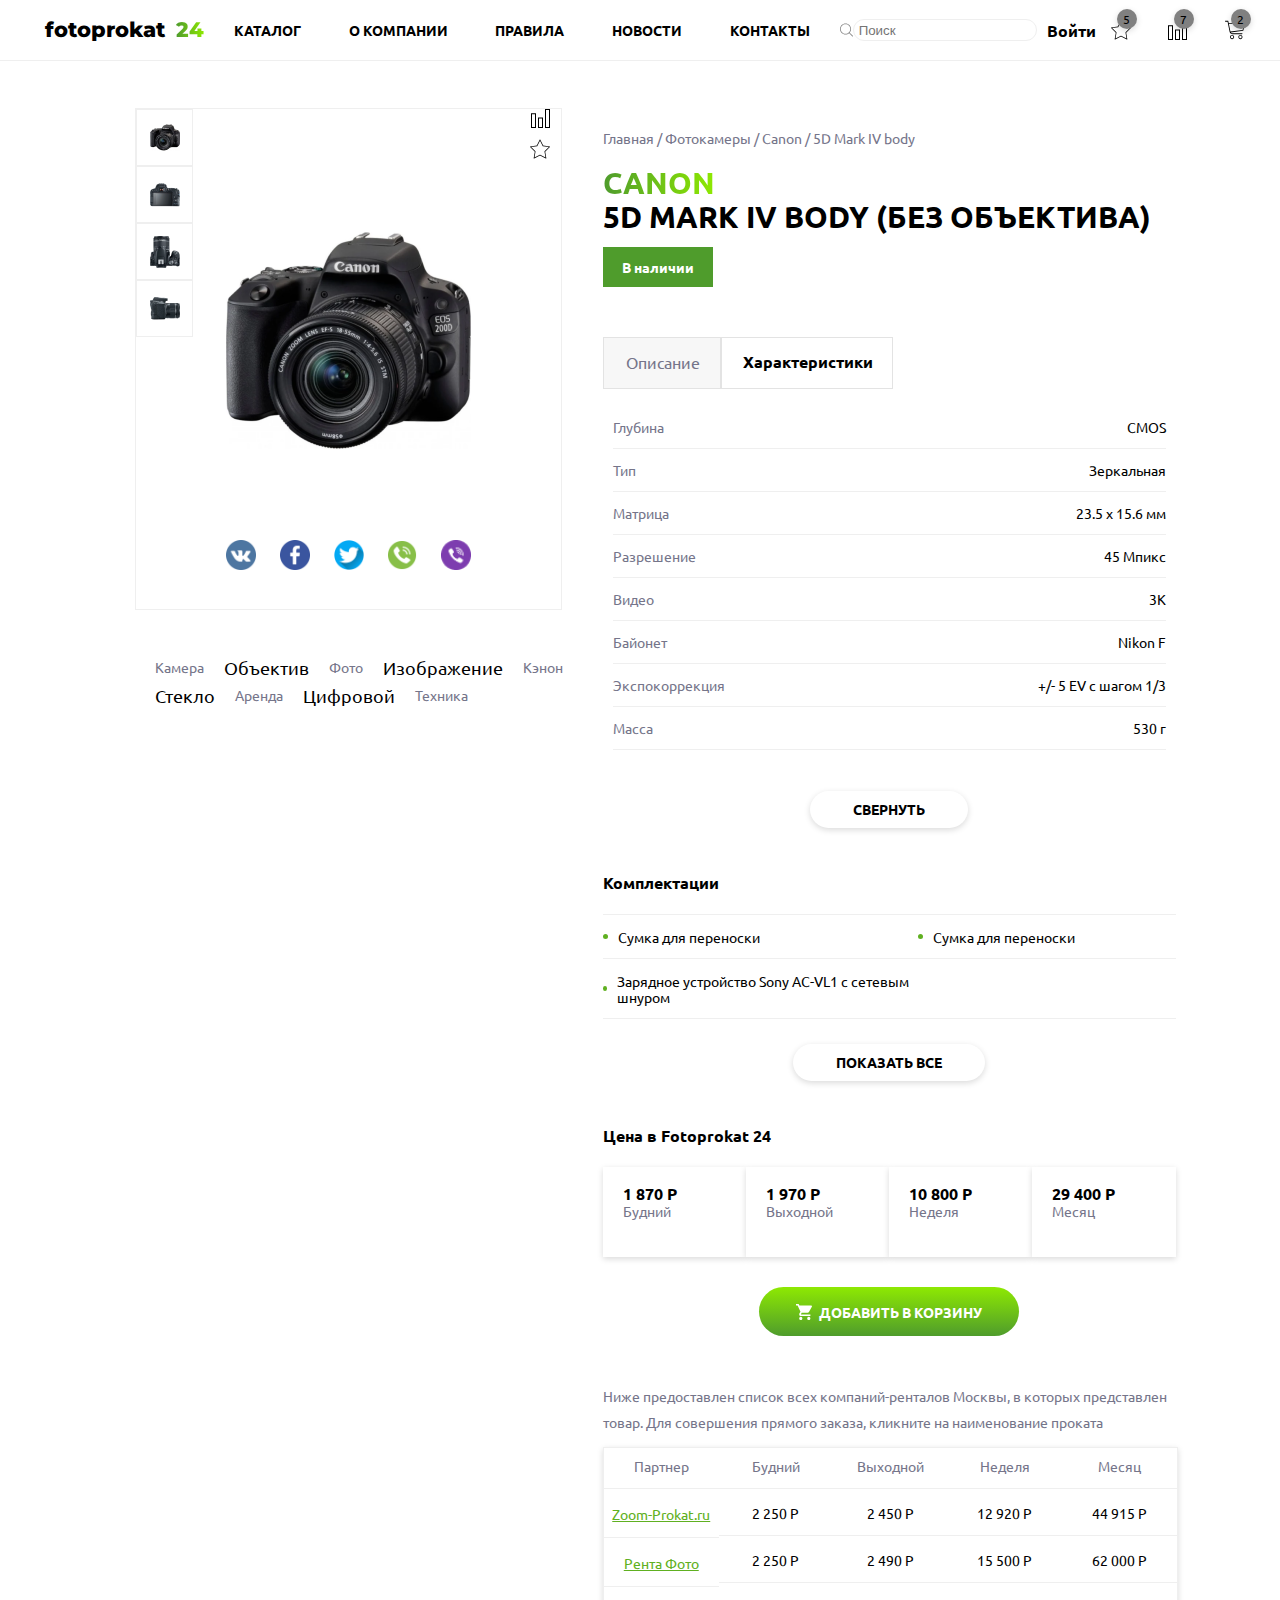
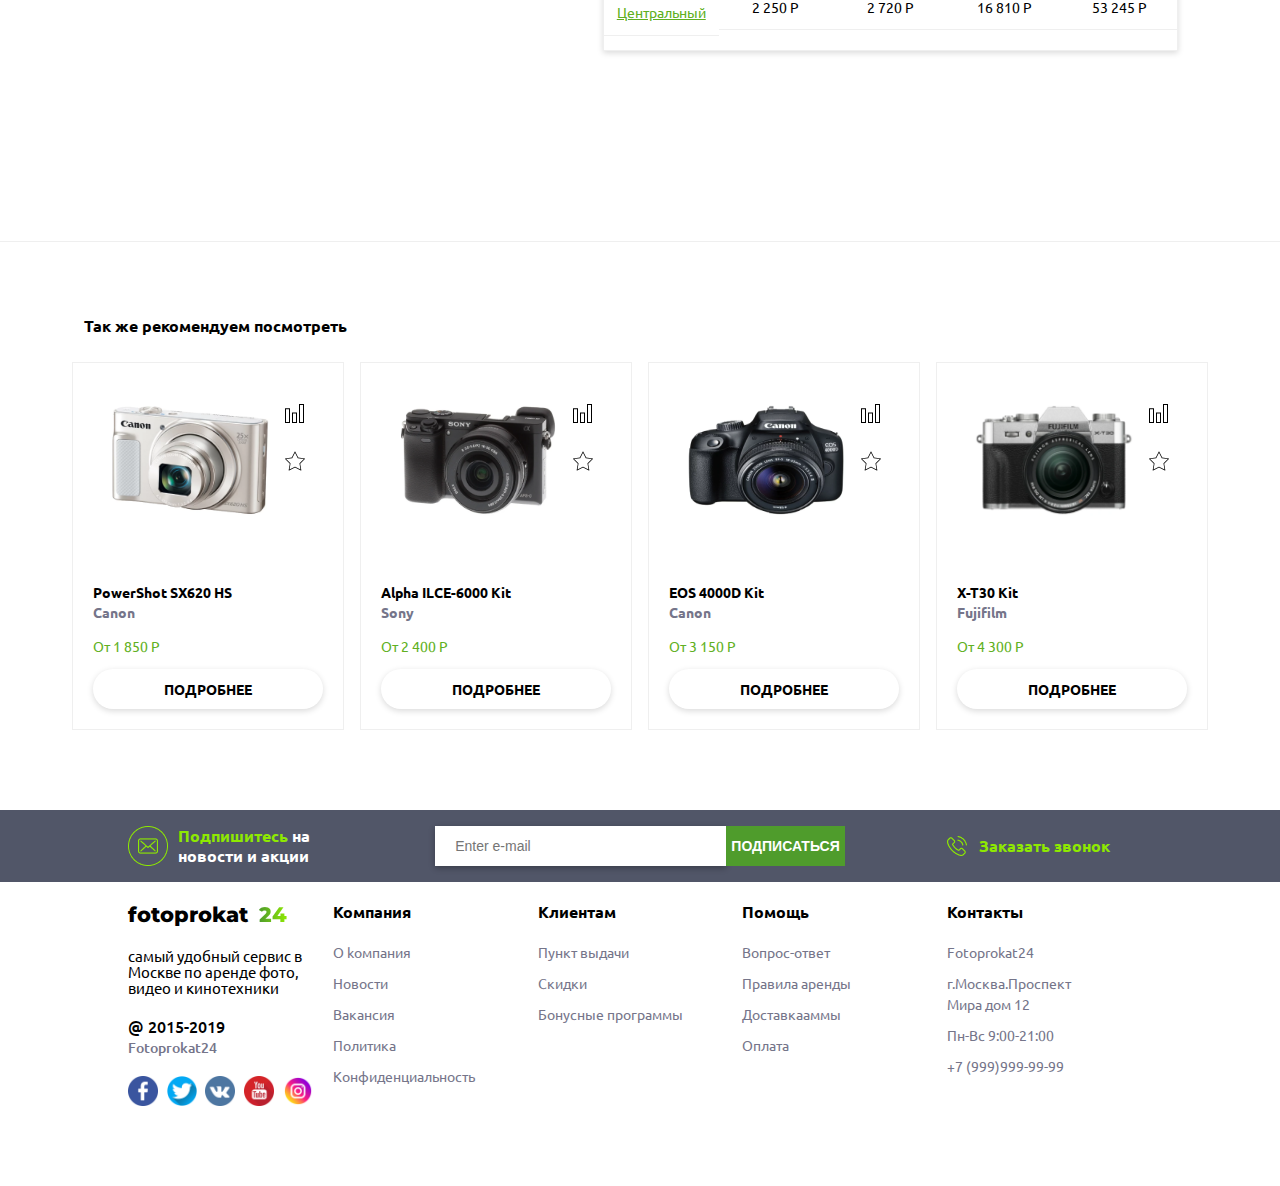
<file: position.html>
<!DOCTYPE html>
<html lang="en">

<head>
    <meta charset="UTF-8">
    <meta http-equiv="X-UA-Compatible" content="IE=edge">
    <meta name="viewport" content="width=device-width, initial-scale=1.0">
    <title>Eminov Firdavs secondPage</title>
    <link rel="stylesheet" href="css/style.css">
</head>

<body>
    <header>
        <div class="avtoek">
            <div class="icon2">
                <div class="svg">
                    <svg width="20" height="20" viewBox="0 0 20 20" fill="none" xmlns="http://www.w3.org/2000/svg">
                        <path
                            d="M4.04053 19.5278C3.96642 19.5278 3.89232 19.5049 3.83003 19.4594C3.71977 19.3792 3.66464 19.2435 3.68791 19.1093L4.79446 12.659L0.107975 8.09132C0.0106009 7.99609 -0.0244824 7.85397 0.0174028 7.72473C0.059646 7.59514 0.171698 7.50063 0.306661 7.48094L6.78276 6.53978L9.67928 0.671196C9.73942 0.548762 9.864 0.471436 10 0.471436C10.1364 0.471436 10.261 0.548762 10.3208 0.671196L13.217 6.53978L19.6934 7.48094C19.8284 7.50063 19.9401 7.59478 19.9827 7.72473C20.0246 7.85397 19.9898 7.99645 19.8921 8.09132L15.2056 12.6597L16.3118 19.1096C16.3347 19.2439 16.2796 19.3796 16.1697 19.4598C16.0594 19.5407 15.913 19.551 15.7924 19.487L10 16.4419L4.207 19.487C4.15473 19.5142 4.09745 19.5278 4.04053 19.5278ZM1.12718 8.08488L5.42883 12.278C5.51296 12.36 5.55162 12.4789 5.53157 12.5949L4.51594 18.5154L9.83357 15.7202C9.93775 15.665 10.062 15.665 10.1669 15.7202L15.4838 18.5154L14.4685 12.5949C14.4485 12.4789 14.4871 12.3604 14.5713 12.278L18.8729 8.08488L12.9284 7.22104C12.8117 7.20421 12.7111 7.13082 12.6589 7.02522L10 1.63885L7.34123 7.02557C7.28896 7.13118 7.18836 7.20457 7.07166 7.2214L1.12718 8.08488Z"
                            fill="black" />
                    </svg>
                    <div class="num">
                        5
                    </div>
                </div>
                <div class="svg">
                    <svg width="19" height="19" viewBox="0 0 19 19" fill="none" xmlns="http://www.w3.org/2000/svg">
                        <path fill-rule="evenodd" clip-rule="evenodd"
                            d="M18 1H15V18H18V1ZM15 0H14V1V18V19H15H18H19V18V1V0H18H15ZM11 9.44441H8V18H11V9.44441ZM8 8.44441H7V9.44441V18V19H8H11H12V18V9.44441V8.44441H11H8ZM1 5.22216H4V18H1V5.22216ZM0 4.22216H1H4H5V5.22216V18V19H4H1H0V18V5.22216V4.22216Z"
                            fill="black" />
                    </svg>
                    <div class="num">
                        7
                    </div>
                </div>
                <div class="svg">
                    <svg width="20" height="20" viewBox="0 0 20 20" fill="none" xmlns="http://www.w3.org/2000/svg">
                        <g clip-path="url(#clip0_812_1289)">
                            <path
                                d="M19.9167 3.4999C19.8334 3.41657 19.75 3.33322 19.5834 3.33322H3.75L3.33332 1.16657C3.33332 0.999893 3.08332 0.833252 2.91664 0.833252H0.416641C0.16668 0.833213 0 0.999893 0 1.24989C0 1.49989 0.16668 1.66657 0.41668 1.66657H2.58336L4.58336 11.8333C4.83336 13.1666 6.08336 14.1666 7.41668 14.1666H17C17.25 14.1666 17.4167 13.9999 17.4167 13.7499C17.4167 13.4999 17.25 13.3332 17 13.3332H7.5C6.83332 13.3332 6.16668 12.9999 5.83332 12.4165L18 10.7499C18.1667 10.7499 18.3333 10.5832 18.3333 10.4166L20 3.7499C20 3.7499 20 3.58322 19.9167 3.4999ZM17.5833 9.9999L5.41664 11.5832L3.91664 4.08322H19L17.5833 9.9999Z"
                                fill="black" />
                            <path
                                d="M7.08332 15C5.91668 15 5 15.9167 5 17.0833C5 18.25 5.91668 19.1666 7.08332 19.1666C8.25 19.1666 9.16664 18.25 9.16664 17.0833C9.16668 15.9167 8.25 15 7.08332 15ZM7.08332 18.3333C6.41664 18.3333 5.83332 17.75 5.83332 17.0833C5.83332 16.4167 6.41664 15.8333 7.08332 15.8333C7.75 15.8333 8.33332 16.4167 8.33332 17.0833C8.33332 17.75 7.75 18.3333 7.08332 18.3333Z"
                                fill="black" />
                            <path
                                d="M15.4149 15C14.2482 15 13.3315 15.9167 13.3315 17.0833C13.3315 18.25 14.2482 19.1666 15.4149 19.1666C16.5815 19.1666 17.4982 18.25 17.4982 17.0833C17.4982 15.9167 16.5815 15 15.4149 15ZM15.4149 18.3333C14.7482 18.3333 14.1649 17.75 14.1649 17.0833C14.1649 16.4167 14.7482 15.8333 15.4149 15.8333C16.0815 15.8333 16.6649 16.4167 16.6649 17.0833C16.6649 17.75 16.0815 18.3333 15.4149 18.3333Z"
                                fill="black" />
                        </g>
                        <defs>
                            <clipPath id="clip0_812_1289">
                                <rect width="20" height="20" fill="white" />
                            </clipPath>
                        </defs>
                    </svg>
                    <div class="oval">
                        2
                    </div>
                </div>
            </div>
            <a href="index.html" class="fp" style="text-decoration: none;">FP <span>24</span></a>
            <div class="foto">
                <a href="index.html">fotoprokat</a>
                <span>24</span>
            </div>
            <div class="mobil-searchblock">
                <svg width="16" height="16" viewBox="0 0 16 16" fill="none" xmlns="http://www.w3.org/2000/svg">
                    <path d="M15.86 15.184L11.9718 11.2958C13.0148 10.0967 13.6463 8.53215 13.6463 6.82217C13.6463 3.05809 10.5847 0 6.82413 0C3.06005 0 0.00195312 3.06164 0.00195312 6.82217C0.00195312 10.5827 3.06359 13.6443 6.82413 13.6443C8.5341 13.6443 10.0986 13.0129 11.2977 11.9698L15.186 15.8581C15.2782 15.9503 15.4024 16 15.523 16C15.6436 16 15.7678 15.9539 15.86 15.8581C16.0445 15.6736 16.0445 15.3685 15.86 15.184ZM0.956277 6.82217C0.956277 3.5867 3.58865 0.957871 6.82058 0.957871C10.0561 0.957871 12.6849 3.59024 12.6849 6.82217C12.6849 10.0541 10.0561 12.69 6.82058 12.69C3.58865 12.69 0.956277 10.0576 0.956277 6.82217Z" fill="black"/>
                    </svg>
                    <svg width="16" height="18" viewBox="0 0 16 18" fill="none" xmlns="http://www.w3.org/2000/svg">
                        <path d="M13.2681 6.62156V4.77366C13.2681 2.14156 10.905 0 8.00061 0C5.09625 0 2.73312 2.14156 2.73312 4.77366V6.62156C1.61345 6.81449 0.757812 7.79029 0.757812 8.96461V15.3982C0.757812 16.7101 1.82547 17.7778 3.13773 17.7778H12.8635C14.1758 17.7778 15.2434 16.7101 15.2434 15.3979V8.96428C15.2434 7.79029 14.3878 6.81449 13.2681 6.62156ZM3.39156 4.77366C3.39156 2.50436 5.45905 0.658436 8.00061 0.658436C10.5422 0.658436 12.6097 2.50436 12.6097 4.77366V6.58436H3.39156V4.77366ZM14.585 15.3979C14.585 16.347 13.8126 17.1193 12.8635 17.1193H3.13773C2.18859 17.1193 1.41625 16.347 1.41625 15.3979V8.96428C1.41625 8.01514 2.18859 7.2428 3.13773 7.2428H12.8635C13.8126 7.2428 14.585 8.01514 14.585 8.96428V15.3979Z" fill="black"/>
                        </svg>
            </div>
            <div class="text">
                <div class="kat">Каталог</div>
                <div class="kat">О компании</div>
                <div class="kat">Правила</div>
                <div class="kat">Новости</div>
                <div class="kat">Контакты</div>
            </div>
            <div class="inputsearch">
                <svg width="30" height="30" viewBox="0 0 20 20" fill="none" xmlns="http://www.w3.org/2000/svg">
                    <path
                        d="M19.8241 18.98L14.9638 14.1197C16.2675 12.6208 17.0569 10.6652 17.0569 8.52772C17.0569 3.82262 13.2298 0 8.52918 0C3.82408 0 0.00146484 3.82705 0.00146484 8.52772C0.00146484 13.2284 3.82852 17.0554 8.52918 17.0554C10.6667 17.0554 12.6223 16.2661 14.1212 14.9623L18.9815 19.8226C19.0968 19.9379 19.252 20 19.4028 20C19.5536 20 19.7088 19.9424 19.8241 19.8226C20.0547 19.592 20.0547 19.2106 19.8241 18.98ZM1.19437 8.52772C1.19437 4.48337 4.48484 1.19734 8.52475 1.19734C12.5691 1.19734 15.8551 4.4878 15.8551 8.52772C15.8551 12.5676 12.5691 15.8625 8.52475 15.8625C4.48484 15.8625 1.19437 12.5721 1.19437 8.52772Z"
                        fill="gray" />
                </svg>
                <input type="text" placeholder="Поиск">
                <div class="welcome">
                    Войти
                </div>
            </div>
            <div class="icon">
                <div class="svg">
                    <svg width="20" height="20" viewBox="0 0 20 20" fill="none" xmlns="http://www.w3.org/2000/svg">
                        <path
                            d="M4.04053 19.5278C3.96642 19.5278 3.89232 19.5049 3.83003 19.4594C3.71977 19.3792 3.66464 19.2435 3.68791 19.1093L4.79446 12.659L0.107975 8.09132C0.0106009 7.99609 -0.0244824 7.85397 0.0174028 7.72473C0.059646 7.59514 0.171698 7.50063 0.306661 7.48094L6.78276 6.53978L9.67928 0.671196C9.73942 0.548762 9.864 0.471436 10 0.471436C10.1364 0.471436 10.261 0.548762 10.3208 0.671196L13.217 6.53978L19.6934 7.48094C19.8284 7.50063 19.9401 7.59478 19.9827 7.72473C20.0246 7.85397 19.9898 7.99645 19.8921 8.09132L15.2056 12.6597L16.3118 19.1096C16.3347 19.2439 16.2796 19.3796 16.1697 19.4598C16.0594 19.5407 15.913 19.551 15.7924 19.487L10 16.4419L4.207 19.487C4.15473 19.5142 4.09745 19.5278 4.04053 19.5278ZM1.12718 8.08488L5.42883 12.278C5.51296 12.36 5.55162 12.4789 5.53157 12.5949L4.51594 18.5154L9.83357 15.7202C9.93775 15.665 10.062 15.665 10.1669 15.7202L15.4838 18.5154L14.4685 12.5949C14.4485 12.4789 14.4871 12.3604 14.5713 12.278L18.8729 8.08488L12.9284 7.22104C12.8117 7.20421 12.7111 7.13082 12.6589 7.02522L10 1.63885L7.34123 7.02557C7.28896 7.13118 7.18836 7.20457 7.07166 7.2214L1.12718 8.08488Z"
                            fill="black" />
                    </svg>
                    <div class="num">
                        5
                    </div>
                </div>
                <div class="svg">
                    <svg width="19" height="19" viewBox="0 0 19 19" fill="none" xmlns="http://www.w3.org/2000/svg">
                        <path fill-rule="evenodd" clip-rule="evenodd"
                            d="M18 1H15V18H18V1ZM15 0H14V1V18V19H15H18H19V18V1V0H18H15ZM11 9.44441H8V18H11V9.44441ZM8 8.44441H7V9.44441V18V19H8H11H12V18V9.44441V8.44441H11H8ZM1 5.22216H4V18H1V5.22216ZM0 4.22216H1H4H5V5.22216V18V19H4H1H0V18V5.22216V4.22216Z"
                            fill="black" />
                    </svg>
                    <div class="num">
                        7
                    </div>
                </div>
                <div class="svg">
                    <svg width="20" height="20" viewBox="0 0 20 20" fill="none" xmlns="http://www.w3.org/2000/svg">
                        <g clip-path="url(#clip0_812_1289)">
                            <path
                                d="M19.9167 3.4999C19.8334 3.41657 19.75 3.33322 19.5834 3.33322H3.75L3.33332 1.16657C3.33332 0.999893 3.08332 0.833252 2.91664 0.833252H0.416641C0.16668 0.833213 0 0.999893 0 1.24989C0 1.49989 0.16668 1.66657 0.41668 1.66657H2.58336L4.58336 11.8333C4.83336 13.1666 6.08336 14.1666 7.41668 14.1666H17C17.25 14.1666 17.4167 13.9999 17.4167 13.7499C17.4167 13.4999 17.25 13.3332 17 13.3332H7.5C6.83332 13.3332 6.16668 12.9999 5.83332 12.4165L18 10.7499C18.1667 10.7499 18.3333 10.5832 18.3333 10.4166L20 3.7499C20 3.7499 20 3.58322 19.9167 3.4999ZM17.5833 9.9999L5.41664 11.5832L3.91664 4.08322H19L17.5833 9.9999Z"
                                fill="black" />
                            <path
                                d="M7.08332 15C5.91668 15 5 15.9167 5 17.0833C5 18.25 5.91668 19.1666 7.08332 19.1666C8.25 19.1666 9.16664 18.25 9.16664 17.0833C9.16668 15.9167 8.25 15 7.08332 15ZM7.08332 18.3333C6.41664 18.3333 5.83332 17.75 5.83332 17.0833C5.83332 16.4167 6.41664 15.8333 7.08332 15.8333C7.75 15.8333 8.33332 16.4167 8.33332 17.0833C8.33332 17.75 7.75 18.3333 7.08332 18.3333Z"
                                fill="black" />
                            <path
                                d="M15.4149 15C14.2482 15 13.3315 15.9167 13.3315 17.0833C13.3315 18.25 14.2482 19.1666 15.4149 19.1666C16.5815 19.1666 17.4982 18.25 17.4982 17.0833C17.4982 15.9167 16.5815 15 15.4149 15ZM15.4149 18.3333C14.7482 18.3333 14.1649 17.75 14.1649 17.0833C14.1649 16.4167 14.7482 15.8333 15.4149 15.8333C16.0815 15.8333 16.6649 16.4167 16.6649 17.0833C16.6649 17.75 16.0815 18.3333 15.4149 18.3333Z"
                                fill="black" />
                        </g>
                        <defs>
                            <clipPath id="clip0_812_1289">
                                <rect width="20" height="20" fill="white" />
                            </clipPath>
                        </defs>
                    </svg>
                    <div class="oval">
                        2
                    </div>
                </div>
            </div>
            <div class="burger">
                <div class="lin1"></div>
                <div class="lin1"></div>
                <div class="lin1"></div>
            </div>
        </div>
        <div class="sravnit">
            <span>Главная / Сравнить товары</span>
            <div class="srav5">Сравнить 5 товаров</div>
        </div>
        <div class="linie"></div>
        <div class="small-header">
            <div class="korz">
                <svg width="16" height="16" viewBox="0 0 16 16" fill="none" xmlns="http://www.w3.org/2000/svg">
                    <path d="M2.13333 5.8667C0.957067 5.8667 0 6.82377 0 8.00003C0 9.1763 0.957067 10.1334 2.13333 10.1334C3.3096 10.1334 4.26667 9.1763 4.26667 8.00003C4.26667 6.82377 3.3096 5.8667 2.13333 5.8667ZM2.13333 9.60003C1.25093 9.60003 0.533333 8.88243 0.533333 8.00003C0.533333 7.11763 1.25093 6.40003 2.13333 6.40003C3.01573 6.40003 3.73333 7.11763 3.73333 8.00003C3.73333 8.88243 3.01573 9.60003 2.13333 9.60003Z" fill="black"/>
                    <path d="M13.8658 5.8667C12.6895 5.8667 11.7324 6.82377 11.7324 8.00003C11.7324 9.1763 12.6895 10.1334 13.8658 10.1334C15.042 10.1334 15.9991 9.1763 15.9991 8.00003C15.9991 6.82377 15.042 5.8667 13.8658 5.8667ZM13.8658 9.60003C12.9834 9.60003 12.2658 8.88243 12.2658 8.00003C12.2658 7.11763 12.9834 6.40003 13.8658 6.40003C14.7482 6.40003 15.4658 7.11763 15.4658 8.00003C15.4658 8.88243 14.7482 9.60003 13.8658 9.60003Z" fill="black"/>
                    <path d="M8.00052 5.8667C6.82425 5.8667 5.86719 6.82377 5.86719 8.00003C5.86719 9.1763 6.82425 10.1334 8.00052 10.1334C9.17679 10.1334 10.1339 9.1763 10.1339 8.00003C10.1339 6.82377 9.17679 5.8667 8.00052 5.8667ZM8.00052 9.60003C7.11812 9.60003 6.40052 8.88243 6.40052 8.00003C6.40052 7.11763 7.11812 6.40003 8.00052 6.40003C8.88292 6.40003 9.60052 7.11763 9.60052 8.00003C9.60052 8.88243 8.88292 9.60003 8.00052 9.60003Z" fill="black"/>
                    </svg>
                    <svg width="16" height="16" viewBox="0 0 16 16" fill="none" xmlns="http://www.w3.org/2000/svg">
                        <g clip-path="url(#clip0_902_394)">
                        <path d="M10.2067 5.79688C9.99977 5.79688 9.83203 5.96462 9.83203 6.17158V13.2535C9.83203 13.4604 9.99977 13.6283 10.2067 13.6283C10.4137 13.6283 10.5814 13.4604 10.5814 13.2535V6.17158C10.5814 5.96462 10.4137 5.79688 10.2067 5.79688Z" fill="black"/>
                        <path d="M5.78486 5.79688C5.5779 5.79688 5.41016 5.96462 5.41016 6.17158V13.2535C5.41016 13.4604 5.5779 13.6283 5.78486 13.6283C5.99183 13.6283 6.15957 13.4604 6.15957 13.2535V6.17158C6.15957 5.96462 5.99183 5.79688 5.78486 5.79688Z" fill="black"/>
                        <path d="M2.56227 4.76335V13.9953C2.56227 14.541 2.76236 15.0534 3.11189 15.4211C3.45981 15.7898 3.944 15.9991 4.45073 16H11.5403C12.0472 15.9991 12.5314 15.7898 12.8791 15.4211C13.2287 15.0534 13.4288 14.541 13.4288 13.9953V4.76335C14.1236 4.57893 14.5738 3.90768 14.4809 3.19471C14.3878 2.48189 13.7805 1.94867 13.0615 1.94852H11.143V1.48014C11.1452 1.08626 10.9895 0.708039 10.7107 0.42979C10.4318 0.151688 10.053 -0.0031709 9.65915 4.92333e-05H6.33187C5.93799 -0.0031709 5.55919 0.151688 5.28036 0.42979C5.00152 0.708039 4.84578 1.08626 4.84798 1.48014V1.94852H2.92951C2.21055 1.94867 1.60326 2.48189 1.51017 3.19471C1.41722 3.90768 1.86746 4.57893 2.56227 4.76335ZM11.5403 15.2506H4.45073C3.81007 15.2506 3.31169 14.7002 3.31169 13.9953V4.79629H12.6793V13.9953C12.6793 14.7002 12.181 15.2506 11.5403 15.2506ZM5.59739 1.48014C5.5949 1.28503 5.6716 1.09724 5.81007 0.959501C5.94839 0.821768 6.13662 0.746095 6.33187 0.749461H9.65915C9.8544 0.746095 10.0426 0.821768 10.181 0.959501C10.3194 1.09709 10.3961 1.28503 10.3936 1.48014V1.94852H5.59739V1.48014ZM2.92951 2.69793H13.0615C13.434 2.69793 13.736 2.99989 13.736 3.3724C13.736 3.74491 13.434 4.04687 13.0615 4.04687H2.92951C2.557 4.04687 2.25504 3.74491 2.25504 3.3724C2.25504 2.99989 2.557 2.69793 2.92951 2.69793Z" fill="black"/>
                        <path d="M7.9958 5.79688C7.78883 5.79688 7.62109 5.96462 7.62109 6.17158V13.2535C7.62109 13.4604 7.78883 13.6283 7.9958 13.6283C8.20276 13.6283 8.3705 13.4604 8.3705 13.2535V6.17158C8.3705 5.96462 8.20276 5.79688 7.9958 5.79688Z" fill="black"/>
                        </g>
                        <defs>
                        <clipPath id="clip0_902_394">
                        <rect width="16" height="16" fill="white"/>
                        </clipPath>
                        </defs>
                        </svg>
                        
            </div>
            <div class="skrit">
                <div class="skrit-text">Скрыть одинаковые</div>
                <div class="skroll">
                    <div class="oval-sk"></div>
                </div>
            </div>
        </div>
        <div class="linie"></div>
        <div class="header-foto">
            <div class="header-foto2">
                <img src="img/header-foto.png" alt="img">
                <div class="header-svg">
                    <svg width="12" height="12" viewBox="0 0 12 12" fill="none" xmlns="http://www.w3.org/2000/svg">
                        <g clip-path="url(#clip0_902_382)">
                        <path d="M1.20117 10.8L6.00117 5.99995L10.8012 1.19995" stroke="#C9C9C9" stroke-width="2" stroke-miterlimit="10" stroke-linecap="round"/>
                        <path d="M1.20117 1.19995L6.00117 5.99995L10.8012 10.8" stroke="#C9C9C9" stroke-width="2" stroke-miterlimit="10" stroke-linecap="round"/>
                        </g>
                        <defs>
                        <clipPath id="clip0_902_382">
                        <rect width="12" height="12" fill="white"/>
                        </clipPath>
                        </defs>
                        </svg>
                </div>
                <div class="kit">
                    D5300 Kit <br>
                    <span>Nikon</span>
                </div>
            </div>
            <div class="header-foto2">
                <img src="img/header-foto2.png" alt="img">
                <div class="header-svg">
                    <svg width="12" height="12" viewBox="0 0 12 12" fill="none" xmlns="http://www.w3.org/2000/svg">
                        <g clip-path="url(#clip0_902_382)">
                        <path d="M1.20117 10.8L6.00117 5.99995L10.8012 1.19995" stroke="#C9C9C9" stroke-width="2" stroke-miterlimit="10" stroke-linecap="round"/>
                        <path d="M1.20117 1.19995L6.00117 5.99995L10.8012 10.8" stroke="#C9C9C9" stroke-width="2" stroke-miterlimit="10" stroke-linecap="round"/>
                        </g>
                        <defs>
                        <clipPath id="clip0_902_382">
                        <rect width="12" height="12" fill="white"/>
                        </clipPath>
                        </defs>
                        </svg>
                </div>
                <div class="kit">
                    PowerShot SX620 HS
                    <span>Canon</span>
                </div>
            </div>
        </div>
        <div class="linie"></div>
        <div class="footer-sen">
            <h1>Цена</h1>
            <div class="linie"></div>
            <div class="footer-bottom">
                <h3>Будний</h3>
                <div class="p-rubl">
                    <div class="p1">29 400 Р </div>
                    <div class="p2">21 760 Р </div>
                </div>
                <div class="linie"></div>
            </div>
            <div class="footer-bottom">
                <h3>Выходной</h3>
                <div class="p-rubl">
                    <div class="p1">1 970 Р</div>
                    <div class="p2">1 080 Р</div>
                </div>
                <div class="linie"></div>
            </div>
            <div class="footer-bottom">
                <h3>Неделя</h3>
                <div class="p-rubl">
                    <div class="p1">10 800 Р </div>
                    <div class="p2">5 430 Р </div>
                </div>
                <div class="linie"></div>
            </div>
            <div class="footer-bottom">
                <h3>Месяц</h3>
                <div class="p-rubl">
                    <div class="p1">29 400 Р </div>
                    <div class="p2">21 760 Р  </div>
                </div>
                <div class="linie"></div>
            </div>
        </div>
        <div class="footer-sen">
            <h1>Данные</h1>
            <div class="linie"></div>
            <div class="footer-bottom2">
                <h3>Глубина</h3>
                <div class="p-rubl">
                    <div class="p1">CMOS</div>
                    <div class="p2">BSI</div>
                </div>
                <div class="linie"></div>
            </div>
            <div class="footer-bottom2">
                <h3>Тип</h3>
                <div class="p-rubl">
                    <div class="p1">Зеркальная</div>
                    <div class="p2">Компактная</div>
                </div>
                <div class="linie"></div>
            </div>
            <div class="footer-bottom2">
                <h3>Матрица</h3>
                <div class="p-rubl">
                    <div class="p1">23.5 x 15.6 мм</div>
                    <div class="p2">22.3 х 14.9 мм</div>
                </div>
                <div class="linie"></div>
            </div>
            <div class="footer-bottom2">
                <h3>Разрешение</h3>
                <div class="p-rubl">
                    <div class="p1">45 Мпикс</div>
                    <div class="p2">9 Мпикс</div>
                </div>
                <div class="linie"></div>
            </div>
        </div>
        <div class="hover-footer">Показать все</div>
        <main>
            <div class="camera-fath">
                <div class="fath-box">
                    <div class="hover-svg">
                        <div class="svg-box">
                            <img src="hover png/camera1.png" alt="camera">
                        </div>
                        <div class="svg-box">
                            <img src="hover png/camera2.png" alt="camera">
                        </div>
                        <div class="svg-box">
                            <img src="hover png/camera3.png" alt="camera">
                        </div>
                        <div class="svg-box">
                            <img src="hover png/camera4.png" alt="camera">
                        </div>
                    </div>
                    <div class="caneraandicon">
                        <img src="hover png/camera5.png" alt="photoaporat">
                        <div class="icons-png">
                            <img src="icons/vk.png" alt="vk">
                            <img src="icons/facebook.png" alt="vk">
                            <img src="icons/twitter.png" alt="vk">
                            <img src="icons/telephone-call.png" alt="vk">
                            <img src="icons/005-viber.png" alt="vk">
                        </div>
                    </div>
                    <div class="hoverd">
                        <svg width="19" height="19" viewBox="0 0 19 19" fill="none" xmlns="http://www.w3.org/2000/svg">
                            <path fill-rule="evenodd" clip-rule="evenodd" d="M18 1H15V18H18V1ZM15 0H14V1V18V19H15H18H19V18V1V0H18H15ZM11 9.44441H8V18H11V9.44441ZM8 8.44441H7V9.44441V18V19H8H11H12V18V9.44441V8.44441H11H8ZM1 5.22216H4V18H1V5.22216ZM0 4.22216H1H4H5V5.22216V18V19H4H1H0V18V5.22216V4.22216Z" fill="black"/>
                            </svg>
                            <svg width="20" height="20" viewBox="0 0 20 20" fill="none" xmlns="http://www.w3.org/2000/svg">
                                <path d="M4.04053 19.5278C3.96642 19.5278 3.89232 19.5049 3.83003 19.4594C3.71977 19.3792 3.66464 19.2435 3.68791 19.1093L4.79446 12.659L0.107975 8.09132C0.0106009 7.99609 -0.0244824 7.85397 0.0174028 7.72473C0.059646 7.59514 0.171698 7.50063 0.306661 7.48094L6.78276 6.53978L9.67928 0.671196C9.73942 0.548762 9.864 0.471436 10 0.471436C10.1364 0.471436 10.261 0.548762 10.3208 0.671196L13.217 6.53978L19.6934 7.48094C19.8284 7.50063 19.9401 7.59478 19.9827 7.72473C20.0246 7.85397 19.9898 7.99645 19.8921 8.09132L15.2056 12.6597L16.3118 19.1096C16.3347 19.2439 16.2796 19.3796 16.1697 19.4598C16.0594 19.5407 15.913 19.551 15.7924 19.487L10 16.4419L4.207 19.487C4.15473 19.5142 4.09745 19.5278 4.04053 19.5278ZM1.12718 8.08488L5.42883 12.278C5.51296 12.36 5.55162 12.4789 5.53157 12.5949L4.51594 18.5154L9.83357 15.7202C9.93775 15.665 10.062 15.665 10.1669 15.7202L15.4838 18.5154L14.4685 12.5949C14.4485 12.4789 14.4871 12.3604 14.5713 12.278L18.8729 8.08488L12.9284 7.22104C12.8117 7.20421 12.7111 7.13082 12.6589 7.02522L10 1.63885L7.34123 7.02557C7.28896 7.13118 7.18836 7.20457 7.07166 7.2214L1.12718 8.08488Z" fill="black"/>
                                </svg>
                    </div>
                </div>
                <div class="text-camera">
                        <span>Камера</span>
                        <div class="span">
                            Объектив
                        </div>
                        <span>Фото</span>
                        <div class="span">
                            Изображение
                        </div>
                        <span>Кэнон</span>
                        <div class="span">
                            Стекло
                        </div>
                        <span>Аренда</span>
                        <div class="span">
                            Цифровой
                        </div>
                        <span>Техника</span>
                </div>
            </div>
            <div class="big-text">
                <h2>Главная / Фотокамеры / Canon / 5D Mark IV body</h2>
                <span>CANON</span>
                <div class="fived">5D Mark IV body (без объектива)</div>
                <div class="nalich">В наличии</div>
                <div class="opis-box">
                    <div class="opis-text">Описание</div>
                    <div class="har">Характеристики</div>
                </div>
                <div class="text-bigbox">
                    <div class="textnum1">
                        <ul>
                            <li>Глубина</li>
                            <div class="li"></div>
                            <li>Тип</li>
                            <div class="li"></div>
                            <li>Матрица</li>
                            <div class="li"></div>
                            <li>Разрешение</li>
                            <div class="li"></div>
                            <li>Видео</li>
                            <div class="li"></div>
                            <li>Байонет</li>
                            <div class="li"></div>
                            <li>Экспокоррекция</li>
                            <div class="li"></div>
                            <li>Масса</li>
                            <div class="li"></div>
                        </ul>
                    </div>
                    <div class="textnum2">
                        <ul>
                            <li>CMOS</li>
                            <div class="li"></div>
                            <li>Зеркальная</li>
                            <div class="li"></div>
                            <li>23.5 x 15.6 мм</li>
                            <div class="li"></div>
                            <li>45 Мпикс</li>
                            <div class="li"></div>
                            <li>3К</li>
                            <div class="li"></div>
                            <li>Nikon F</li>
                            <div class="li"></div>
                            <li>+/- 5 EV с шагом 1/3 </li>
                            <div class="li"></div>
                            <li>530 г</li>
                            <div class="li"></div>
                        </ul>
                    </div>
                </div>
                <div class="white-hover">Свернуть</div>
                <div class="kompl">
                    <div class="one-text">
                        <div class="text-kompl">Комплектации</div>
                        <div class="lin"></div>
                        <div class="touchka">
                            <div class="oval"></div>
                            <div class="toch">Сумка для переноски</div>
                        </div>
                        <div class="lin"></div>
                        <div class="touchka">
                            <div class="oval"></div>
                            <div class="toch">Зарядное устройство Sony AC-VL1 с сетевым шнуром</div>
                        </div>
                    </div>
                    <div class="two-text">
                        <div class="lin1"></div>
                        <div class="touchka">
                            <div class="oval"></div>
                            <div class="toch">Сумка для переноски</div>
                        </div>
                        <div class="lin"></div>
                    </div>
                </div>
                <div class="white-hover">Показать все</div>
                <div class="hay">
                    <h3>Цена в Fotoprokat 24</h3>
                    <div class="box-hay">
                        <div class="hay-number">
                            <strong>1 870 Р </strong>
                            <div class="hay-text">Будний</div>
                        </div>
                        <div class="hay-number">
                            <strong>1 970 Р </strong>
                            <div class="hay-text">Выходной</div>
                        </div>
                        <div class="hay-number">
                            <strong>10 800 Р </strong>
                            <div class="hay-text">Неделя</div>
                        </div>
                        <div class="hay-number">
                            <strong>29 400 Р </strong>
                            <div class="hay-text">Месяц</div>
                        </div>
                    </div>
                </div>
                <div class="anim-svg">
                    <svg width="16" height="16" viewBox="0 0 16 16" fill="none" xmlns="http://www.w3.org/2000/svg">
                        <path d="M4.8 12.8C3.92 12.8 3.2 13.52 3.2 14.4C3.2 15.28 3.92 16 4.8 16C5.68 16 6.4 15.28 6.4 14.4C6.4 13.52 5.68 12.8 4.8 12.8ZM0 0V1.6H1.6L4.48 7.68L3.36 9.6C3.28 9.84 3.2 10.16 3.2 10.4C3.2 11.28 3.92 12 4.8 12H14.4V10.4H5.12C5.04 10.4 4.96 10.32 4.96 10.24V10.16L5.68 8.79997H11.6C12.24 8.79997 12.72 8.47997 12.96 7.99997L15.84 2.8C16 2.64 16 2.56 16 2.4C16 1.92 15.68 1.6 15.2 1.6H3.36L2.64 0H0ZM12.8 12.8C11.92 12.8 11.2 13.52 11.2 14.4C11.2 15.28 11.92 16 12.8 16C13.68 16 14.4 15.28 14.4 14.4C14.4 13.52 13.68 12.8 12.8 12.8Z" fill="white"/>
                        </svg>                        
                    Добавить в корзину
                </div>
                <div class="more-spisok">
                    <p class="niz">Ниже предоставлен список всех компаний-ренталов Москвы, в которых представлен товар. Для совершения прямого заказа, кликните на наименование проката</p>
                    <div class="link">
                        <div class="firts-box">
                            <div class="part">Партнер</div>
                            <div class="lin"></div>
                            <a href="#">Zoom-Prokat.ru</a>
                            <div class="lin"></div>
                            <a href="#">Рента Фото</a>
                            <div class="lin"></div>
                            <a href="#">Центральный</a>
                            <div class="lin"></div>
                        </div>
                        <div class="firts-box">
                            <div class="part">Будний</div>
                            <div class="lin"></div>
                            <div class="sen">2 250 Р</div>
                            <div class="lin"></div>
                            <div class="sen">2 250 Р</div>
                            <div class="lin"></div>
                            <div class="sen">2 250 Р</div>
                            <div class="lin"></div>
                        </div>
                        <div class="firts-box">
                            <div class="part">Выходной</div>
                            <div class="lin"></div>
                            <div class="sen">2 450 Р</div>
                            <div class="lin"></div>
                            <div class="sen">2 490 Р</div>
                            <div class="lin"></div>
                            <div class="sen">2 720 Р</div>
                            <div class="lin"></div>
                        </div> 
                        <div class="firts-box">
                            <div class="part">Неделя</div>
                            <div class="lin"></div>
                            <div class="sen">12 920 Р</div>
                            <div class="lin"></div>
                            <div class="sen">15 500 Р</div>
                            <div class="lin"></div>
                            <div class="sen">16 810 Р</div>
                            <div class="lin"></div>
                        </div>  
                        <div class="firts-box">
                            <div class="part">Месяц</div>
                            <div class="lin"></div>
                            <div class="sen">44 915 Р</div>
                            <div class="lin"></div>
                            <div class="sen">62 000 Р</div>
                            <div class="lin"></div>
                            <div class="sen">53 245 Р</div>
                            <div class="lin"></div>
                        </div>  
                    </div>
                </div>
            </div>
        </main>
        <div class="tall-lin">
        </div>
        <div class="four-img">
            <div class="four-box">
                <div class="tak">Так же рекомендуем посмотреть</div>
                <div class="img-cards">
                    <div class="images-cards"> 
                    <div class="imgnum1-cards">
                        <img src="img/photo-aporat1.png" alt="photo-aporat1">
                        <div class="brend">
                            <svg width="19" height="19" viewBox="0 0 19 19" fill="none" xmlns="http://www.w3.org/2000/svg">
                                <path fill-rule="evenodd" clip-rule="evenodd" d="M18 1H15V18H18V1ZM15 0H14V1V18V19H15H18H19V18V1V0H18H15ZM11 9.44441H8V18H11V9.44441ZM8 8.44441H7V9.44441V18V19H8H11H12V18V9.44441V8.44441H11H8ZM1 5.22216H4V18H1V5.22216ZM0 4.22216H1H4H5V5.22216V18V19H4H1H0V18V5.22216V4.22216Z" fill="black"/>
                                </svg>
                                <svg width="20" height="20" viewBox="0 0 20 20" fill="none" xmlns="http://www.w3.org/2000/svg">
                                    <path d="M4.04053 19.5278C3.96642 19.5278 3.89232 19.5049 3.83003 19.4594C3.71977 19.3792 3.66464 19.2435 3.68791 19.1093L4.79446 12.659L0.107975 8.09132C0.0106009 7.99609 -0.0244824 7.85397 0.0174028 7.72473C0.059646 7.59514 0.171698 7.50063 0.306661 7.48094L6.78276 6.53978L9.67928 0.671196C9.73942 0.548762 9.864 0.471436 10 0.471436C10.1364 0.471436 10.261 0.548762 10.3208 0.671196L13.217 6.53978L19.6934 7.48094C19.8284 7.50063 19.9401 7.59478 19.9827 7.72473C20.0246 7.85397 19.9898 7.99645 19.8921 8.09132L15.2056 12.6597L16.3118 19.1096C16.3347 19.2439 16.2796 19.3796 16.1697 19.4598C16.0594 19.5407 15.913 19.551 15.7924 19.487L10 16.4419L4.207 19.487C4.15473 19.5142 4.09745 19.5278 4.04053 19.5278ZM1.12718 8.08488L5.42883 12.278C5.51296 12.36 5.55162 12.4789 5.53157 12.5949L4.51594 18.5154L9.83357 15.7202C9.93775 15.665 10.062 15.665 10.1669 15.7202L15.4838 18.5154L14.4685 12.5949C14.4485 12.4789 14.4871 12.3604 14.5713 12.278L18.8729 8.08488L12.9284 7.22104C12.8117 7.20421 12.7111 7.13082 12.6589 7.02522L10 1.63885L7.34123 7.02557C7.28896 7.13118 7.18836 7.20457 7.07166 7.2214L1.12718 8.08488Z" fill="black"/>
                                    </svg>
                        </div>
                       </div>
                       <p class="shot_sx">PowerShot SX620 HS <br> <span>Canon</span></p>
                       <div class="sen">От 1 850 Р</div>
                       <div class="hover-anim">Подробнее</div>
                    </div>
                    <div class="images-cards">
                        <div class="imgnum1-cards">
                            <img src="img/photo-aporat2.png" alt="photo-aporat1">
                            <div class="brend">
                                <svg width="19" height="19" viewBox="0 0 19 19" fill="none" xmlns="http://www.w3.org/2000/svg">
                                    <path fill-rule="evenodd" clip-rule="evenodd" d="M18 1H15V18H18V1ZM15 0H14V1V18V19H15H18H19V18V1V0H18H15ZM11 9.44441H8V18H11V9.44441ZM8 8.44441H7V9.44441V18V19H8H11H12V18V9.44441V8.44441H11H8ZM1 5.22216H4V18H1V5.22216ZM0 4.22216H1H4H5V5.22216V18V19H4H1H0V18V5.22216V4.22216Z" fill="black"/>
                                    </svg>
                                    <svg width="20" height="20" viewBox="0 0 20 20" fill="none" xmlns="http://www.w3.org/2000/svg">
                                        <path d="M4.04053 19.5278C3.96642 19.5278 3.89232 19.5049 3.83003 19.4594C3.71977 19.3792 3.66464 19.2435 3.68791 19.1093L4.79446 12.659L0.107975 8.09132C0.0106009 7.99609 -0.0244824 7.85397 0.0174028 7.72473C0.059646 7.59514 0.171698 7.50063 0.306661 7.48094L6.78276 6.53978L9.67928 0.671196C9.73942 0.548762 9.864 0.471436 10 0.471436C10.1364 0.471436 10.261 0.548762 10.3208 0.671196L13.217 6.53978L19.6934 7.48094C19.8284 7.50063 19.9401 7.59478 19.9827 7.72473C20.0246 7.85397 19.9898 7.99645 19.8921 8.09132L15.2056 12.6597L16.3118 19.1096C16.3347 19.2439 16.2796 19.3796 16.1697 19.4598C16.0594 19.5407 15.913 19.551 15.7924 19.487L10 16.4419L4.207 19.487C4.15473 19.5142 4.09745 19.5278 4.04053 19.5278ZM1.12718 8.08488L5.42883 12.278C5.51296 12.36 5.55162 12.4789 5.53157 12.5949L4.51594 18.5154L9.83357 15.7202C9.93775 15.665 10.062 15.665 10.1669 15.7202L15.4838 18.5154L14.4685 12.5949C14.4485 12.4789 14.4871 12.3604 14.5713 12.278L18.8729 8.08488L12.9284 7.22104C12.8117 7.20421 12.7111 7.13082 12.6589 7.02522L10 1.63885L7.34123 7.02557C7.28896 7.13118 7.18836 7.20457 7.07166 7.2214L1.12718 8.08488Z" fill="black"/>
                                        </svg>
                            </div>
                           </div>
                           <p class="shot_sx">Alpha ILCE-6000 Kit
                             <br> <span>Sony</span></p>
                           <div class="sen">От 2 400 Р</div>
                           <div class="hover-anim">Подробнее</div>
                        </div>
                        <div class="images-cards">
                            <div class="imgnum1-cards">
                                <img src="img/photo-prokat3.png" alt="photo-aporat1">
                                <div class="brend">
                                    <svg width="19" height="19" viewBox="0 0 19 19" fill="none" xmlns="http://www.w3.org/2000/svg">
                                        <path fill-rule="evenodd" clip-rule="evenodd" d="M18 1H15V18H18V1ZM15 0H14V1V18V19H15H18H19V18V1V0H18H15ZM11 9.44441H8V18H11V9.44441ZM8 8.44441H7V9.44441V18V19H8H11H12V18V9.44441V8.44441H11H8ZM1 5.22216H4V18H1V5.22216ZM0 4.22216H1H4H5V5.22216V18V19H4H1H0V18V5.22216V4.22216Z" fill="black"/>
                                        </svg>
                                        <svg width="20" height="20" viewBox="0 0 20 20" fill="none" xmlns="http://www.w3.org/2000/svg">
                                            <path d="M4.04053 19.5278C3.96642 19.5278 3.89232 19.5049 3.83003 19.4594C3.71977 19.3792 3.66464 19.2435 3.68791 19.1093L4.79446 12.659L0.107975 8.09132C0.0106009 7.99609 -0.0244824 7.85397 0.0174028 7.72473C0.059646 7.59514 0.171698 7.50063 0.306661 7.48094L6.78276 6.53978L9.67928 0.671196C9.73942 0.548762 9.864 0.471436 10 0.471436C10.1364 0.471436 10.261 0.548762 10.3208 0.671196L13.217 6.53978L19.6934 7.48094C19.8284 7.50063 19.9401 7.59478 19.9827 7.72473C20.0246 7.85397 19.9898 7.99645 19.8921 8.09132L15.2056 12.6597L16.3118 19.1096C16.3347 19.2439 16.2796 19.3796 16.1697 19.4598C16.0594 19.5407 15.913 19.551 15.7924 19.487L10 16.4419L4.207 19.487C4.15473 19.5142 4.09745 19.5278 4.04053 19.5278ZM1.12718 8.08488L5.42883 12.278C5.51296 12.36 5.55162 12.4789 5.53157 12.5949L4.51594 18.5154L9.83357 15.7202C9.93775 15.665 10.062 15.665 10.1669 15.7202L15.4838 18.5154L14.4685 12.5949C14.4485 12.4789 14.4871 12.3604 14.5713 12.278L18.8729 8.08488L12.9284 7.22104C12.8117 7.20421 12.7111 7.13082 12.6589 7.02522L10 1.63885L7.34123 7.02557C7.28896 7.13118 7.18836 7.20457 7.07166 7.2214L1.12718 8.08488Z" fill="black"/>
                                            </svg>
                                </div>
                               </div>
                               <p class="shot_sx">EOS 4000D Kit
                             <br> <span>Canon</span></p>
                               <div class="sen">От 3 150 Р</div>
                               <div class="hover-anim">Подробнее</div>
                            </div>
                            <div class="images-cards">
                                <div class="imgnum1-cards">
                                    <img src="img/photo-prokat4.png" alt="photo-aporat1">
                                    <div class="brend">
                                        <svg width="19" height="19" viewBox="0 0 19 19" fill="none" xmlns="http://www.w3.org/2000/svg">
                                            <path fill-rule="evenodd" clip-rule="evenodd" d="M18 1H15V18H18V1ZM15 0H14V1V18V19H15H18H19V18V1V0H18H15ZM11 9.44441H8V18H11V9.44441ZM8 8.44441H7V9.44441V18V19H8H11H12V18V9.44441V8.44441H11H8ZM1 5.22216H4V18H1V5.22216ZM0 4.22216H1H4H5V5.22216V18V19H4H1H0V18V5.22216V4.22216Z" fill="black"/>
                                            </svg>
                                            <svg width="20" height="20" viewBox="0 0 20 20" fill="none" xmlns="http://www.w3.org/2000/svg">
                                                <path d="M4.04053 19.5278C3.96642 19.5278 3.89232 19.5049 3.83003 19.4594C3.71977 19.3792 3.66464 19.2435 3.68791 19.1093L4.79446 12.659L0.107975 8.09132C0.0106009 7.99609 -0.0244824 7.85397 0.0174028 7.72473C0.059646 7.59514 0.171698 7.50063 0.306661 7.48094L6.78276 6.53978L9.67928 0.671196C9.73942 0.548762 9.864 0.471436 10 0.471436C10.1364 0.471436 10.261 0.548762 10.3208 0.671196L13.217 6.53978L19.6934 7.48094C19.8284 7.50063 19.9401 7.59478 19.9827 7.72473C20.0246 7.85397 19.9898 7.99645 19.8921 8.09132L15.2056 12.6597L16.3118 19.1096C16.3347 19.2439 16.2796 19.3796 16.1697 19.4598C16.0594 19.5407 15.913 19.551 15.7924 19.487L10 16.4419L4.207 19.487C4.15473 19.5142 4.09745 19.5278 4.04053 19.5278ZM1.12718 8.08488L5.42883 12.278C5.51296 12.36 5.55162 12.4789 5.53157 12.5949L4.51594 18.5154L9.83357 15.7202C9.93775 15.665 10.062 15.665 10.1669 15.7202L15.4838 18.5154L14.4685 12.5949C14.4485 12.4789 14.4871 12.3604 14.5713 12.278L18.8729 8.08488L12.9284 7.22104C12.8117 7.20421 12.7111 7.13082 12.6589 7.02522L10 1.63885L7.34123 7.02557C7.28896 7.13118 7.18836 7.20457 7.07166 7.2214L1.12718 8.08488Z" fill="black"/>
                                                </svg>
                                    </div>
                                   </div>
                                   <p class="shot_sx">X-T30 Kit
                                    <br> <span>Fujifilm</span></p>
                                   <div class="sen">От 4 300 Р</div>
                                   <div class="hover-anim">Подробнее</div>
                                </div>
                </div>
            </div>
        </div>
        <div class="black-back">
                <div class="cards-black">
                    <div class="cards1">
                        <img src="img/icon.png" alt="img">
                        <div class="subscribe">
                            <span>
                            Подпишитесь
                            </span>
                            на новости и акции
                        </div>
                    </div>
                    <div class="cards2">
                            <input type="text" placeholder="Enter e-mail">
                            <button type="submit">Подписаться</button>
                    </div>
                    <div class="cards3">
                        <img src="img/phone.png" alt="phone">
                        Заказать звонок
                    </div>
                </div>
            </div>
        <div class="footer">
            <div class="number1">
                <div class="foto">
                    <a href="index.html">fotoprokat</a>
                    <span>24</span>
                </div>
                <p class="most">
                    самый удобный сервис в Москве по аренде фото, видео и кинотехники
                </p>
                <div class="years">
                    @ 2015-2019 <span>Fotoprokat24</span>
                </div>
                <div class="icons-ico">
                    <img src="icons/facebook.png" alt="facebook">
                    <img src="icons/twitter.png" alt="facebook">
                    <img src="icons/vk.png" alt="instagram">
                    <img src="icons/youtube.png" alt="instagram">
                    <img src="icons/instagram.png" alt="instagram">
                </div>
            </div>
            <div class="number1">
                <div class="komp">Компания</div>
                <ul>
                    <li>O kомпания</li>
                    <li>Новости</li>
                    <li>Вакансия</li>
                    <li>Политика</li>
                    <li>Конфиденциальность</li>
                </ul>
            </div>
            <div class="number1">
                <div class="komp">Клиентам</div>
                <ul>
                    <li>Пункт выдачи</li>
                    <li>Скидки</li>
                    <li>Бонусные программы</li>
                </ul>
            </div>
            <div class="number1">
                <div class="komp">Помощь</div>
                <ul>
                    <li>Вопрос-ответ</li>
                    <li>Правила аренды</li>
                    <li>Доставкааммы</li>
                    <li>Оплата</li>
                </ul>
            </div>
            <div class="number1">
                <div class="komp">
                    Контакты</div>
                <ul>
                    <li>Fotoprokat24</li>
                    <address>
                        г.Москва.Проспект Мира дом 12
                        </address>
                    <li>Пн-Вс 9:00-21:00</li>
                    <li>+7 (999)999-99-99</li>
                </ul>
            </div>
        </div>
    </header>
</body>

</html>
</file>
<file: css/style.css>
@import url("https://fonts.googleapis.com/css2?family=Montserrat:wght@800&display=swap");
@import url("https://fonts.googleapis.com/css2?family=Ubuntu:wght@400;700&display=swap");
@import url("https://fonts.googleapis.com/css2?family=Montserrat:wght@800&display=swap");
@import url("https://fonts.googleapis.com/css2?family=Ubuntu:wght@400;700&display=swap");
@media only screen and (max-width: 900px) {
  * {
    -webkit-box-sizing: border-box;
            box-sizing: border-box;
  }
  header .avtoek {
    width: 100%;
    display: -webkit-box;
    display: -ms-flexbox;
    display: flex;
    -webkit-box-align: center;
        -ms-flex-align: center;
            align-items: center;
    -webkit-box-pack: justify;
        -ms-flex-pack: justify;
            justify-content: space-between;
    margin: 0 auto;
    border-bottom: 1px solid #EFEFEF;
    margin-bottom: 47px;
  }
  header .avtoek .icon2 {
    width: 20%;
    display: -webkit-box;
    display: -ms-flexbox;
    display: flex;
    -webkit-box-align: center;
        -ms-flex-align: center;
            align-items: center;
    -webkit-box-pack: justify;
        -ms-flex-pack: justify;
            justify-content: space-between;
    margin: 0 auto;
    padding-right: 20px;
    display: flex;
  }
  header .avtoek .icon2 .svg {
    width: 50px;
    height: 60px;
    display: -webkit-box;
    display: -ms-flexbox;
    display: flex;
    -webkit-box-pack: center;
        -ms-flex-pack: center;
            justify-content: center;
    -webkit-box-align: center;
        -ms-flex-align: center;
            align-items: center;
    position: relative;
    border-right: 0;
    padding: 0;
  }
  header .avtoek .icon2 .svg:nth-child(1) {
    border-left: 0;
  }
  header .avtoek .icon2 .svg:nth-child(5) {
    border-right: none;
  }
  header .avtoek .icon2 .svg:hover {
    cursor: pointer;
  }
  header .avtoek .icon2 .svg:hover svg path {
    fill: #009432;
  }
  header .avtoek .icon2 .svg .num {
    width: 20px;
    height: 20px;
    left: 21px;
    top: 9px;
    background-color: gray;
    border-radius: 100%;
    font-weight: 400;
    font-size: 12px;
    line-height: 20px;
    color: #000000;
    display: -webkit-box;
    display: -ms-flexbox;
    display: flex;
    -webkit-box-pack: center;
        -ms-flex-pack: center;
            justify-content: center;
    -webkit-box-align: center;
        -ms-flex-align: center;
            align-items: center;
    position: absolute;
    -webkit-box-shadow: 0px 2px 6px rgba(0, 0, 0, 0.15);
            box-shadow: 0px 2px 6px rgba(0, 0, 0, 0.15);
    display: none;
  }
  header .avtoek .icon2 .svg .oval {
    width: 20px;
    height: 20px;
    left: 21px;
    top: 9px;
    border-radius: 100%;
    font-weight: 400;
    font-size: 12px;
    line-height: 20px;
    color: #000000;
    display: -webkit-box;
    display: -ms-flexbox;
    display: flex;
    -webkit-box-pack: center;
        -ms-flex-pack: center;
            justify-content: center;
    -webkit-box-align: center;
        -ms-flex-align: center;
            align-items: center;
    position: absolute;
    background: gray;
    border-radius: 100px;
    -webkit-box-shadow: 0px 2px 6px rgba(0, 0, 0, 0.15);
            box-shadow: 0px 2px 6px rgba(0, 0, 0, 0.15);
    display: none;
  }
  header .avtoek .foto {
    width: 20%;
    margin: 0 auto;
    padding-left: 45px;
    display: none;
  }
  header .avtoek .foto a {
    text-decoration: none;
    font-family: "Montserrat";
    font-weight: 800;
    font-size: 21px;
    line-height: 26px;
    color: #000000;
    margin-right: 7px;
  }
  header .avtoek .foto span {
    font-family: "Montserrat";
    font-style: normal;
    font-weight: 800;
    font-size: 21px;
    line-height: 26px;
    background: -webkit-gradient(linear, right top, left top, from(#8EE901), color-stop(99.06%, #4F9C2C));
    background: linear-gradient(270deg, #8EE901 0%, #4F9C2C 99.06%);
    -webkit-background-clip: text;
    -webkit-text-fill-color: transparent;
    background-clip: text;
  }
  header .avtoek .text {
    width: 70%;
    display: -webkit-box;
    display: -ms-flexbox;
    display: flex;
    -webkit-box-pack: justify;
        -ms-flex-pack: justify;
            justify-content: space-between;
    -webkit-box-align: center;
        -ms-flex-align: center;
            align-items: center;
    margin: 0 auto;
    padding-right: 0;
    margin-left: 25px;
    margin-right: 20px;
  }
  header .avtoek .text .burger {
    width: 30%;
    height: 20px;
    display: -webkit-box;
    display: -ms-flexbox;
    display: flex;
    -webkit-box-pack: justify;
        -ms-flex-pack: justify;
            justify-content: space-between;
    -webkit-box-orient: vertical;
    -webkit-box-direction: normal;
        -ms-flex-direction: column;
            flex-direction: column;
    padding: 0;
    display: flex;
  }
  header .avtoek .text .burger .lin1 {
    width: 30px;
    height: 2px;
    background-color: black;
  }
  header .avtoek .text .kat {
    display: -webkit-box;
    display: -ms-flexbox;
    display: flex;
    -webkit-box-pack: justify;
        -ms-flex-pack: justify;
            justify-content: space-between;
    font-weight: 700;
    font-size: 14px;
    line-height: 18px;
    text-transform: uppercase;
    color: #000000;
    display: none;
  }
  header .avtoek .inputsearch {
    width: 20%;
    display: -webkit-box;
    display: -ms-flexbox;
    display: flex;
    -webkit-box-align: center;
        -ms-flex-align: center;
            align-items: center;
    margin-left: 10px;
    display: none;
  }
  header .avtoek .inputsearch input {
    width: 200px;
    height: 20px;
    border-radius: 20px;
    padding: 10px 0 10px 5px;
    -webkit-box-sizing: border-box;
            box-sizing: border-box;
    border: 0;
    border: 1px solid #EFEFEF;
  }
  header .avtoek .inputsearch .welcome {
    margin-left: 10px;
    font-weight: 700;
  }
  header .avtoek .icon {
    width: 20%;
    display: -webkit-box;
    display: -ms-flexbox;
    display: flex;
    -webkit-box-align: center;
        -ms-flex-align: center;
            align-items: center;
    -webkit-box-pack: justify;
        -ms-flex-pack: justify;
            justify-content: space-between;
    margin: 0 auto;
    padding-right: 20px;
    display: none;
  }
  header .avtoek .icon .svg {
    width: 50px;
    height: 60px;
    display: -webkit-box;
    display: -ms-flexbox;
    display: flex;
    -webkit-box-pack: center;
        -ms-flex-pack: center;
            justify-content: center;
    -webkit-box-align: center;
        -ms-flex-align: center;
            align-items: center;
    position: relative;
    border-right: 0;
    padding: 0;
  }
  header .avtoek .icon .svg:nth-child(1) {
    border-left: 0;
  }
  header .avtoek .icon .svg:nth-child(5) {
    border-right: none;
  }
  header .avtoek .icon .svg:hover {
    cursor: pointer;
  }
  header .avtoek .icon .svg:hover svg path {
    fill: #009432;
  }
  header .avtoek .icon .svg .num {
    width: 20px;
    height: 20px;
    left: 21px;
    top: 9px;
    background-color: gray;
    border-radius: 100%;
    font-weight: 400;
    font-size: 12px;
    line-height: 20px;
    color: #000000;
    display: -webkit-box;
    display: -ms-flexbox;
    display: flex;
    -webkit-box-pack: center;
        -ms-flex-pack: center;
            justify-content: center;
    -webkit-box-align: center;
        -ms-flex-align: center;
            align-items: center;
    position: absolute;
    -webkit-box-shadow: 0px 2px 6px rgba(0, 0, 0, 0.15);
            box-shadow: 0px 2px 6px rgba(0, 0, 0, 0.15);
  }
  header .avtoek .icon .svg .oval {
    width: 20px;
    height: 20px;
    left: 21px;
    top: 9px;
    border-radius: 100%;
    font-weight: 400;
    font-size: 12px;
    line-height: 20px;
    color: #000000;
    display: -webkit-box;
    display: -ms-flexbox;
    display: flex;
    -webkit-box-pack: center;
        -ms-flex-pack: center;
            justify-content: center;
    -webkit-box-align: center;
        -ms-flex-align: center;
            align-items: center;
    position: absolute;
    background: gray;
    border-radius: 100px;
    -webkit-box-shadow: 0px 2px 6px rgba(0, 0, 0, 0.15);
            box-shadow: 0px 2px 6px rgba(0, 0, 0, 0.15);
  }
  header .avtoek .fp {
    font-weight: 800;
    font-size: 18px;
    line-height: 26px;
    color: #000000;
    display: -webkit-box;
    display: -ms-flexbox;
    display: flex;
    margin-left: 50px;
  }
  header .avtoek .fp a {
    text-decoration: none;
  }
  header .avtoek .fp span {
    font-weight: 800;
    font-size: 18px;
    line-height: 26px;
    background: -webkit-gradient(linear, right top, left top, from(#8EE901), color-stop(99.06%, #4F9C2C));
    background: linear-gradient(270deg, #8EE901 0%, #4F9C2C 99.06%);
    -webkit-background-clip: text;
    -webkit-text-fill-color: transparent;
    background-clip: text;
  }
  header .avtoek .mobil-searchblock {
    width: 80px;
    height: 40px;
    display: -webkit-box;
    display: -ms-flexbox;
    display: flex;
    -webkit-box-align: center;
        -ms-flex-align: center;
            align-items: center;
    margin-left: 40px;
    -webkit-box-pack: justify;
        -ms-flex-pack: justify;
            justify-content: space-between;
  }
  header .avtoek .mobil-searchblock svg {
    width: 16px;
    height: 16px;
    margin-right: 20px;
  }
  header .avtoek .burger {
    width: 30px;
    height: 20px;
    display: -webkit-box;
    display: -ms-flexbox;
    display: flex;
    -webkit-box-pack: justify;
        -ms-flex-pack: justify;
            justify-content: space-between;
    -webkit-box-orient: vertical;
    -webkit-box-direction: normal;
        -ms-flex-direction: column;
            flex-direction: column;
    display: flex;
    margin-right: 60px;
  }
  header .avtoek .burger .lin1 {
    width: 30px;
    height: 2px;
    background-color: black;
  }
  header .sravnit {
    width: 100%;
    display: -webkit-box;
    display: -ms-flexbox;
    display: flex;
    -webkit-box-pack: center;
        -ms-flex-pack: center;
            justify-content: center;
    -webkit-box-orient: vertical;
    -webkit-box-direction: normal;
        -ms-flex-direction: column;
            flex-direction: column;
    margin-bottom: 21px;
    display: flex;
  }
  header .sravnit span {
    margin-bottom: 13px;
    font-weight: 400;
    font-size: 12px;
    line-height: 14px;
    text-align: center;
    color: #75758A;
  }
  header .sravnit .srav5 {
    text-align: center;
    font-weight: 700;
    font-size: 18px;
    line-height: 21px;
    text-align: center;
    text-transform: uppercase;
    color: #000000;
    margin-bottom: 21px;
  }
  header .linie {
    width: 100%;
    height: 1px;
    background: #EFEFEF;
    display: -webkit-box;
    display: -ms-flexbox;
    display: flex;
  }
  header .small-header {
    width: 80%;
    height: 50px;
    display: -webkit-box;
    display: -ms-flexbox;
    display: flex;
    -webkit-box-pack: justify;
        -ms-flex-pack: justify;
            justify-content: space-between;
    margin-bottom: 14px;
    display: flex;
    margin: 0 auto;
  }
  header .small-header .korz {
    width: 20%;
    height: 50px;
    margin-left: 15px;
    display: -webkit-box;
    display: -ms-flexbox;
    display: flex;
    -webkit-box-align: center;
        -ms-flex-align: center;
            align-items: center;
    -webkit-box-pack: justify;
        -ms-flex-pack: justify;
            justify-content: space-between;
  }
  header .small-header .skrit {
    width: 40%;
    height: 50px;
    display: -webkit-box;
    display: -ms-flexbox;
    display: flex;
    -webkit-box-align: center;
        -ms-flex-align: center;
            align-items: center;
    -webkit-box-pack: justify;
        -ms-flex-pack: justify;
            justify-content: space-between;
    margin-right: 15px;
  }
  header .small-header .skrit .skrit-text {
    width: 116px;
    font-size: 12px;
    line-height: 14px;
    text-align: right;
    color: #75758A;
  }
  header .small-header .skrit .skroll {
    width: 32px;
    height: 19px;
    background: -webkit-gradient(linear, right top, left top, from(#8EE901), color-stop(99.06%, #4F9C2C));
    background: linear-gradient(270deg, #8EE901 0%, #4F9C2C 99.06%);
    border-radius: 15px;
    display: -webkit-box;
    display: -ms-flexbox;
    display: flex;
    -webkit-box-align: center;
        -ms-flex-align: center;
            align-items: center;
    -webkit-box-pack: end;
        -ms-flex-pack: end;
            justify-content: flex-end;
  }
  header .small-header .skrit .skroll .oval-sk {
    width: 14px;
    height: 14px;
    background-color: white;
    border-radius: 100%;
  }
  header .header-foto {
    width: 60%;
    margin-top: 15px;
    display: -webkit-box;
    display: -ms-flexbox;
    display: flex;
    -webkit-box-pack: center;
        -ms-flex-pack: center;
            justify-content: center;
    gap: 20px;
    display: flex;
    margin: 0 auto;
  }
  header .header-foto .header-foto2 {
    width: 150px;
    display: -webkit-box;
    display: -ms-flexbox;
    display: flex;
    -webkit-box-pack: center;
        -ms-flex-pack: center;
            justify-content: center;
    -webkit-box-align: center;
        -ms-flex-align: center;
            align-items: center;
    -ms-flex-wrap: wrap;
        flex-wrap: wrap;
  }
  header .header-foto .header-foto2 .header-svg {
    width: 10px;
    height: 130px;
    margin-left: 18px;
    margin-bottom: 20px;
  }
  header .header-foto .header-foto2 .kit {
    width: -webkit-max-content;
    width: -moz-max-content;
    width: max-content;
    font-weight: 700;
    font-size: 14px;
    line-height: 20px;
    text-align: center;
    color: #000000;
    margin-bottom: 13px;
  }
  header .header-foto .header-foto2 .kit span {
    color: #75758A;
  }
  header .footer-sen {
    display: -webkit-box;
    display: -ms-flexbox;
    display: flex;
    -webkit-box-orient: vertical;
    -webkit-box-direction: normal;
        -ms-flex-direction: column;
            flex-direction: column;
  }
  header .footer-sen h1 {
    width: 100%;
    font-weight: 700;
    font-size: 14px;
    line-height: 20px;
    text-align: center;
    text-transform: uppercase;
    color: #000000;
    margin: 0 auto;
    margin-bottom: 10px;
  }
  header .footer-sen .footer-bottom {
    width: 375px;
    height: 80px;
    background: #FFFFFF;
    margin: 0 auto;
    -webkit-box-shadow: 0px 2px 6px rgba(0, 0, 0, 0.15);
            box-shadow: 0px 2px 6px rgba(0, 0, 0, 0.15);
    display: -webkit-box;
    display: -ms-flexbox;
    display: flex;
    -webkit-box-pack: center;
        -ms-flex-pack: center;
            justify-content: center;
    -ms-flex-wrap: wrap;
        flex-wrap: wrap;
    margin-bottom: 14px;
  }
  header .footer-sen .footer-bottom h3 {
    width: 100%;
    font-weight: 400;
    font-size: 12px;
    line-height: 14px;
    text-align: center;
    color: #75758A;
    margin-bottom: 14px;
  }
  header .footer-sen .footer-bottom .p-rubl {
    width: 100%;
    height: 20px;
    display: -webkit-box;
    display: -ms-flexbox;
    display: flex;
    -webkit-box-pack: justify;
        -ms-flex-pack: justify;
            justify-content: space-between;
    font-weight: 400;
    font-size: 14px;
    line-height: 16px;
    text-align: center;
    color: #60B021;
    margin-bottom: 16px;
  }
  header .footer-sen .footer-bottom .p-rubl .p1 {
    width: 40%;
    height: 20px;
  }
  header .footer-sen .footer-bottom .p-rubl .p2 {
    width: 40%;
    height: 20px;
  }
  header .footer-sen .footer-bottom2 {
    width: 375px;
    height: 80px;
    background: #FFFFFF;
    margin: 0 auto;
    -webkit-box-shadow: 0px 2px 6px rgba(0, 0, 0, 0.15);
            box-shadow: 0px 2px 6px rgba(0, 0, 0, 0.15);
    display: -webkit-box;
    display: -ms-flexbox;
    display: flex;
    -webkit-box-pack: center;
        -ms-flex-pack: center;
            justify-content: center;
    -ms-flex-wrap: wrap;
        flex-wrap: wrap;
    margin-bottom: 14px;
  }
  header .footer-sen .footer-bottom2 h3 {
    width: 100%;
    font-weight: 400;
    font-size: 12px;
    line-height: 14px;
    text-align: center;
    color: #75758A;
    margin-bottom: 14px;
  }
  header .footer-sen .footer-bottom2 .p-rubl {
    width: 100%;
    height: 20px;
    display: -webkit-box;
    display: -ms-flexbox;
    display: flex;
    -webkit-box-pack: justify;
        -ms-flex-pack: justify;
            justify-content: space-between;
    font-weight: 400;
    font-size: 14px;
    line-height: 16px;
    text-align: center;
    color: #000000;
    margin-bottom: 16px;
  }
  header .footer-sen .footer-bottom2 .p-rubl .p1 {
    width: 40%;
    height: 20px;
  }
  header .footer-sen .footer-bottom2 .p-rubl .p2 {
    width: 40%;
    height: 20px;
  }
  header .hover-footer {
    width: -webkit-max-content;
    width: -moz-max-content;
    width: max-content;
    background: #FFFFFF;
    -webkit-box-shadow: 0px 2px 6px rgba(0, 0, 0, 0.15);
            box-shadow: 0px 2px 6px rgba(0, 0, 0, 0.15);
    border-radius: 100px;
    padding: 12px 26px 11px 16px;
    margin-top: 25px;
    -webkit-transition: 0.9s;
    transition: 0.9s;
    cursor: pointer;
    margin: 0 auto;
    display: -webkit-box;
    display: -ms-flexbox;
    display: flex;
  }
  header .hover-footer:hover {
    background-color: black;
    color: white;
  }
  header main {
    padding: 0 0 100px 135px;
    display: -webkit-box;
    display: -ms-flexbox;
    display: flex;
    margin-bottom: 80px;
    -webkit-box-sizing: border-box;
            box-sizing: border-box;
    display: none;
  }
  header main .camera-fath {
    width: 40%;
    display: none;
  }
  header main .camera-fath .fath-box {
    width: 425px;
    height: 500px;
    background: #FFFFFF;
    border: 1px solid #EFEFEF;
    display: -webkit-box;
    display: -ms-flexbox;
    display: flex;
    margin-bottom: 43px;
  }
  header main .camera-fath .fath-box .hover-svg {
    width: 55px;
    height: 500px;
    margin-right: 35px;
  }
  header main .camera-fath .fath-box .hover-svg .svg-box {
    width: 55px;
    height: 55px;
    border: 1px solid #EFEFEF;
    display: -webkit-box;
    display: -ms-flexbox;
    display: flex;
    -webkit-box-pack: center;
        -ms-flex-pack: center;
            justify-content: center;
    -webkit-box-align: center;
        -ms-flex-align: center;
            align-items: center;
    -webkit-transition: 0.9s;
    transition: 0.9s;
    cursor: pointer;
  }
  header main .camera-fath .fath-box .hover-svg .svg-box:hover {
    border: 1px solid #009432;
  }
  header main .camera-fath .fath-box .hover-svg .svg-box2 {
    width: 55px;
    height: 55px;
    border: 1px solid #EFEFEF;
    display: -webkit-box;
    display: -ms-flexbox;
    display: flex;
    -webkit-box-pack: center;
        -ms-flex-pack: center;
            justify-content: center;
    -webkit-box-align: center;
        -ms-flex-align: center;
            align-items: center;
    -webkit-transition: 0.9s;
    transition: 0.9s;
    cursor: pointer;
  }
  header main .camera-fath .fath-box .hover-svg .svg-box2:hover {
    border: 1px solid #009432;
  }
  header main .camera-fath .fath-box .caneraandicon {
    width: 245px;
    display: -webkit-box;
    display: -ms-flexbox;
    display: flex;
    -webkit-box-align: center;
        -ms-flex-align: center;
            align-items: center;
    -webkit-box-pack: center;
        -ms-flex-pack: center;
            justify-content: center;
    -ms-flex-wrap: wrap;
        flex-wrap: wrap;
    padding-top: 104px;
  }
  header main .camera-fath .fath-box .caneraandicon img {
    width: 245px;
    height: 217px;
    margin-bottom: 54px;
  }
  header main .camera-fath .fath-box .caneraandicon .icons-png {
    width: 245px;
    height: 50px;
    display: -webkit-box;
    display: -ms-flexbox;
    display: flex;
    -webkit-box-pack: justify;
        -ms-flex-pack: justify;
            justify-content: space-between;
  }
  header main .camera-fath .fath-box .caneraandicon .icons-png img {
    width: 30px;
    height: 30px;
  }
  header main .camera-fath .fath-box .hoverd {
    width: 55px;
    height: 50px;
    padding-left: 48px;
    display: -webkit-box;
    display: -ms-flexbox;
    display: flex;
    -webkit-box-orient: vertical;
    -webkit-box-direction: normal;
        -ms-flex-direction: column;
            flex-direction: column;
    -webkit-box-pack: justify;
        -ms-flex-pack: justify;
            justify-content: space-between;
    -webkit-box-align: center;
        -ms-flex-align: center;
            align-items: center;
  }
  header main .camera-fath .text-camera {
    width: 100%;
    height: 56px;
    display: -webkit-box;
    display: -ms-flexbox;
    display: flex;
    -ms-flex-wrap: wrap;
        flex-wrap: wrap;
    -webkit-box-align: center;
        -ms-flex-align: center;
            align-items: center;
  }
  header main .camera-fath .text-camera .span {
    font-size: 18px;
    line-height: 21px;
    color: #000000;
    margin-left: 20px;
  }
  header main .camera-fath .text-camera span {
    font-size: 14px;
    line-height: 16px;
    color: #75758A;
    margin-left: 20px;
  }
  header main .big-text {
    width: 50%;
    padding: 10px;
    display: none;
  }
  header main .big-text h2 {
    font-weight: 400;
    font-size: 14px;
    line-height: 16px;
    color: #75758A;
    margin-bottom: 20px;
  }
  header main .big-text span {
    background: -webkit-gradient(linear, right top, left top, from(#8EE901), color-stop(99.06%, #4F9C2C));
    background: linear-gradient(270deg, #8EE901 0%, #4F9C2C 99.06%);
    -webkit-background-clip: text;
    -webkit-text-fill-color: transparent;
    background-clip: text;
    font-weight: 700;
    font-size: 30px;
    line-height: 34px;
    margin-bottom: 10px;
  }
  header main .big-text .fived {
    font-weight: 700;
    font-size: 30px;
    line-height: 34px;
    text-transform: uppercase;
    color: #000000;
    margin-bottom: 13px;
  }
  header main .big-text .nalich {
    width: 100px;
    padding: 10px 5px 10px 5px;
    background: #4F9C2C;
    font-weight: 700;
    font-size: 14px;
    line-height: 20px;
    color: #FFFFFF;
    text-align: center;
    margin-bottom: 50px;
  }
  header main .big-text .opis-box {
    width: 100%;
    display: -webkit-box;
    display: -ms-flexbox;
    display: flex;
    margin-bottom: 14px;
  }
  header main .big-text .opis-box .opis-text {
    width: 118px;
    padding: 14px 21px 16px 22px;
    -webkit-box-sizing: border-box;
            box-sizing: border-box;
    background: #F7F7F7;
    border: 1px solid #E3E3E3;
    font-size: 16px;
    line-height: 20px;
    text-align: center;
    color: #75758A;
    -webkit-transition: 0.9s;
    transition: 0.9s;
    cursor: pointer;
  }
  header main .big-text .opis-box .opis-text:hover {
    border: 1px solid #8EE901;
  }
  header main .big-text .opis-box .har {
    width: 172px;
    padding: 14px 20px 16px 21px;
    -webkit-box-sizing: border-box;
            box-sizing: border-box;
    background: #FFFFFF;
    border: 1px solid #E3E3E3;
    font-weight: 700;
    font-size: 16px;
    line-height: 20px;
    color: #000000;
    -webkit-transition: 0.9s;
    transition: 0.9s;
    cursor: pointer;
  }
  header main .big-text .opis-box .har:hover {
    border: 1px solid #8EE901;
  }
  header main .big-text .text-bigbox {
    width: 100%;
    display: -webkit-box;
    display: -ms-flexbox;
    display: flex;
    margin-bottom: 25px;
  }
  header main .big-text .text-bigbox .textnum1 {
    width: 50%;
    padding-left: 10px;
  }
  header main .big-text .text-bigbox .textnum1 ul {
    padding-left: 0;
  }
  header main .big-text .text-bigbox .textnum1 ul li {
    list-style-type: none;
    font-size: 14px;
    line-height: 16px;
    color: #75758A;
  }
  header main .big-text .text-bigbox .textnum1 ul .li {
    width: 100%;
    margin-top: 13px;
    border-bottom: 1px solid #EFEFEF;
    margin-bottom: 13px;
  }
  header main .big-text .text-bigbox .textnum2 {
    width: 50%;
    padding-right: 10px;
  }
  header main .big-text .text-bigbox .textnum2 ul {
    padding-left: 0;
  }
  header main .big-text .text-bigbox .textnum2 ul li {
    list-style-type: none;
    font-size: 14px;
    line-height: 16px;
    text-align: right;
    color: #000000;
  }
  header main .big-text .text-bigbox .textnum2 ul .li {
    width: 100%;
    margin-top: 13px;
    border-bottom: 1px solid #EFEFEF;
    margin-bottom: 13px;
  }
  header main .big-text .white-hover {
    width: -webkit-max-content;
    width: -moz-max-content;
    width: max-content;
    background: #FFFFFF;
    -webkit-box-shadow: 0px 2px 6px rgba(0, 0, 0, 0.15);
            box-shadow: 0px 2px 6px rgba(0, 0, 0, 0.15);
    border-radius: 100px;
    padding: 10px 43px 11px 43px;
    -webkit-box-sizing: border-box;
            box-sizing: border-box;
    margin: 0 auto;
    margin-bottom: 45px;
    -webkit-transition: 0.9s;
    transition: 0.9s;
    cursor: pointer;
    font-weight: 700;
    font-size: 14px;
    line-height: 16px;
    text-transform: uppercase;
    color: #000000;
  }
  header main .big-text .white-hover:active {
    background-color: #000000;
    color: #FFFFFF;
  }
  header main .big-text .kompl {
    width: 100%;
    margin: 0 auto;
    display: -webkit-box;
    display: -ms-flexbox;
    display: flex;
    -webkit-box-pack: justify;
        -ms-flex-pack: justify;
            justify-content: space-between;
    margin-bottom: 25px;
    border-bottom: 1px solid #EFEFEF;
  }
  header main .big-text .kompl .one-text {
    width: 55%;
  }
  header main .big-text .kompl .one-text .text-kompl {
    font-weight: 700;
    font-size: 16px;
    line-height: 20px;
    color: #000000;
    margin-bottom: 21px;
  }
  header main .big-text .kompl .one-text .lin {
    width: 100%;
    margin-top: 13px;
    border-bottom: 1px solid #EFEFEF;
  }
  header main .big-text .kompl .one-text .touchka {
    display: -webkit-box;
    display: -ms-flexbox;
    display: flex;
    -webkit-box-align: center;
        -ms-flex-align: center;
            align-items: center;
    margin-bottom: 13px;
    margin-top: 14px;
  }
  header main .big-text .kompl .one-text .touchka .oval {
    width: 5px;
    height: 5px;
    background-color: #60B021;
    border-radius: 100%;
    margin-right: 10px;
  }
  header main .big-text .kompl .one-text .touchka .toch {
    font-size: 14px;
    line-height: 16px;
    color: #000000;
  }
  header main .big-text .kompl .two-text {
    width: 45%;
  }
  header main .big-text .kompl .two-text .touchka {
    display: -webkit-box;
    display: -ms-flexbox;
    display: flex;
    -webkit-box-align: center;
        -ms-flex-align: center;
            align-items: center;
    margin-bottom: 13px;
    margin-top: 14px;
  }
  header main .big-text .kompl .two-text .touchka .oval {
    width: 5px;
    height: 5px;
    background-color: #60B021;
    border-radius: 100%;
    margin-right: 10px;
  }
  header main .big-text .kompl .two-text .touchka .toch {
    font-size: 14px;
    line-height: 16px;
    color: #000000;
  }
  header main .big-text .kompl .two-text .lin {
    width: 100%;
    margin-top: 13px;
    border-bottom: 1px solid #EFEFEF;
  }
  header main .big-text .kompl .two-text .lin1 {
    width: 100%;
    margin-top: 13px;
    border-bottom: 1px solid #EFEFEF;
    margin-top: 41px;
  }
  header main .big-text .hay {
    width: 100%;
    margin-bottom: 30px;
  }
  header main .big-text .hay h3 {
    font-weight: 700;
    font-size: 16px;
    line-height: 20px;
    color: #000000;
    margin-bottom: 21px;
  }
  header main .big-text .hay .box-hay {
    width: 100%;
    display: -webkit-box;
    display: -ms-flexbox;
    display: flex;
    -webkit-box-pack: justify;
        -ms-flex-pack: justify;
            justify-content: space-between;
  }
  header main .big-text .hay .box-hay .hay-number {
    width: 148px;
    height: 90px;
    background: #FFFFFF;
    -webkit-box-shadow: 0px 2px 6px rgba(0, 0, 0, 0.15);
            box-shadow: 0px 2px 6px rgba(0, 0, 0, 0.15);
    padding: 16px 0 30px 20px;
    -webkit-box-sizing: border-box;
            box-sizing: border-box;
  }
  header main .big-text .hay .box-hay .hay-number strong {
    font-weight: 700;
    font-size: 16px;
    line-height: 18px;
    color: #000000;
    margin-bottom: 10px;
  }
  header main .big-text .hay .box-hay .hay-number .hay-text {
    font-size: 14px;
    line-height: 16px;
    color: #75758A;
  }
  header main .big-text .anim-svg {
    width: -webkit-max-content;
    width: -moz-max-content;
    width: max-content;
    padding: 17px 37px 16px 37px;
    background: -webkit-gradient(linear, left top, left bottom, from(#8EE902), to(#4F9C2C));
    background: linear-gradient(180deg, #8EE902 0%, #4F9C2C 100%);
    border-radius: 100px;
    -webkit-box-sizing: border-box;
            box-sizing: border-box;
    margin: 0 auto;
    display: -webkit-box;
    display: -ms-flexbox;
    display: flex;
    -webkit-box-align: center;
        -ms-flex-align: center;
            align-items: center;
    font-weight: 700;
    font-size: 14px;
    line-height: 16px;
    text-transform: uppercase;
    color: #FFFFFF;
    -webkit-transition: 0.9s;
    transition: 0.9s;
    cursor: pointer;
    transition: 0.9s;
    cursor: pointer;
    margin-bottom: 47px;
  }
  header main .big-text .anim-svg:hover {
    -webkit-transform: scale(0.9);
            transform: scale(0.9);
    color: #000000;
  }
  header main .big-text .anim-svg:hover svg path {
    -webkit-transition: 0.9s;
    transition: 0.9s;
    fill: #000000;
  }
  header main .big-text .anim-svg svg {
    margin-right: 7px;
  }
  header main .big-text .more-spisok {
    width: 100%;
  }
  header main .big-text .more-spisok .niz {
    width: 100%;
    font-size: 14px;
    line-height: 26px;
    color: #75758A;
    margin-bottom: 12px;
  }
  header main .big-text .more-spisok .link {
    width: 100%;
    -webkit-box-shadow: 0px 2px 6px rgba(0, 0, 0, 0.15);
            box-shadow: 0px 2px 6px rgba(0, 0, 0, 0.15);
    border: 1px solid #EFEFEF;
    display: -webkit-box;
    display: -ms-flexbox;
    display: flex;
  }
  header main .big-text .more-spisok .link .firts-box {
    width: 20%;
    text-align: center;
  }
  header main .big-text .more-spisok .link .firts-box .part {
    width: 100%;
    padding-top: 10px;
    display: -webkit-box;
    display: -ms-flexbox;
    display: flex;
    -webkit-box-pack: center;
        -ms-flex-pack: center;
            justify-content: center;
    -webkit-box-sizing: border-box;
            box-sizing: border-box;
    font-size: 14px;
    line-height: 16px;
    color: #75758A;
  }
  header main .big-text .more-spisok .link .firts-box .sen {
    font-weight: 400;
    font-size: 14px;
    line-height: 16px;
    color: #000000;
    margin-top: 16px;
  }
  header main .big-text .more-spisok .link .firts-box .lin {
    width: 100%;
    height: 1px;
    background-color: #EFEFEF;
    margin-bottom: 14px;
    margin-top: 14px;
  }
  header main .big-text .more-spisok .link .firts-box a {
    font-size: 14px;
    line-height: 16px;
    -webkit-text-decoration-line: underline;
            text-decoration-line: underline;
    color: #60B021;
  }
  header .tall-lin {
    width: 100%;
    height: 1px;
    background: #EFEFEF;
  }
  header .four-img {
    width: 100%;
    padding-top: 74px;
    -webkit-box-sizing: border-box;
            box-sizing: border-box;
  }
  header .four-img .four-box {
    width: 90%;
    -webkit-box-sizing: border-box;
            box-sizing: border-box;
    margin: 0 auto;
  }
  header .four-img .four-box .tak {
    font-weight: 700;
    font-size: 16px;
    line-height: 20px;
    color: #000000;
    margin-bottom: 26px;
    margin-left: 20px;
    display: none;
  }
  header .four-img .four-box .img-cards {
    display: -webkit-box;
    display: -ms-flexbox;
    display: flex;
    margin-bottom: 80px;
    display: none;
  }
  header .four-img .four-box .img-cards .images-cards {
    width: 230px;
    display: -webkit-box;
    display: -ms-flexbox;
    display: flex;
    margin: 0 auto;
    -ms-flex-wrap: wrap;
        flex-wrap: wrap;
    background: #FFFFFF;
    border: 1px solid #EFEFEF;
    padding: 20px;
    -webkit-box-pack: justify;
        -ms-flex-pack: justify;
            justify-content: space-between;
    display: none;
  }
  header .four-img .four-box .img-cards .images-cards .imgnum1-cards {
    width: 255px;
    display: -webkit-box;
    display: -ms-flexbox;
    display: flex;
    -webkit-box-pack: justify;
        -ms-flex-pack: justify;
            justify-content: space-between;
    -webkit-box-sizing: border-box;
            box-sizing: border-box;
    padding: 21px 18px 21px 17px;
  }
  header .four-img .four-box .img-cards .images-cards .imgnum1-cards img {
    width: 160px;
    height: 113px;
    padding-bottom: 30px;
  }
  header .four-img .four-box .img-cards .images-cards .imgnum1-cards .brend {
    width: 20px;
    height: 80px;
  }
  header .four-img .four-box .img-cards .images-cards .imgnum1-cards .brend svg {
    margin-bottom: 25px;
    -webkit-transition: 0.9s;
    transition: 0.9s;
    cursor: pointer;
  }
  header .four-img .four-box .img-cards .images-cards .imgnum1-cards .brend svg:hover path {
    fill: #009432;
  }
  header .four-img .four-box .img-cards .images-cards .shot_sx {
    width: 100%;
    font-weight: 700;
    font-size: 14px;
    line-height: 20px;
    color: #000000;
  }
  header .four-img .four-box .img-cards .images-cards .shot_sx span {
    color: #75758A;
  }
  header .four-img .four-box .img-cards .images-cards .sen {
    width: 100%;
    font-size: 14px;
    line-height: 20px;
    color: #60B021;
    padding-bottom: 13px;
    font-weight: 400;
  }
  header .four-img .four-box .img-cards .images-cards .hover-anim {
    margin: 0 auto;
    width: 215px;
    padding: 12px 12px;
    background: #FFFFFF;
    -webkit-box-shadow: 0px 2px 6px rgba(0, 0, 0, 0.15);
            box-shadow: 0px 2px 6px rgba(0, 0, 0, 0.15);
    border-radius: 100px;
    font-weight: 700;
    font-size: 14px;
    line-height: 16px;
    text-align: center;
    text-transform: uppercase;
    color: #000000;
    cursor: pointer;
    -webkit-transition: 0.9s;
    transition: 0.9s;
  }
  header .four-img .four-box .img-cards .images-cards .hover-anim:hover {
    background: black;
    color: white;
  }
  header .black-back {
    width: 100%;
    height: 72px;
    background: #515668;
    display: -webkit-box;
    display: -ms-flexbox;
    display: flex;
    -webkit-box-pack: center;
        -ms-flex-pack: center;
            justify-content: center;
    -webkit-box-align: center;
        -ms-flex-align: center;
            align-items: center;
    margin-bottom: 20px;
  }
  header .black-back .cards-black {
    width: 80%;
    display: -webkit-box;
    display: -ms-flexbox;
    display: flex;
    -webkit-box-pack: justify;
        -ms-flex-pack: justify;
            justify-content: space-between;
  }
  header .black-back .cards-black .cards1 {
    width: 20%;
    display: -webkit-box;
    display: -ms-flexbox;
    display: flex;
    -webkit-box-align: center;
        -ms-flex-align: center;
            align-items: center;
    display: none;
  }
  header .black-back .cards-black .cards1 img {
    margin-right: 10px;
  }
  header .black-back .cards-black .cards1 .subscribe {
    width: 135px;
    font-weight: 700;
    font-size: 16px;
    line-height: 20px;
    color: #FFFFFF;
  }
  header .black-back .cards-black .cards1 .subscribe span {
    color: #8EE901;
  }
  header .black-back .cards-black .cards2 {
    width: 100%;
    display: -webkit-box;
    display: -ms-flexbox;
    display: flex;
    -webkit-box-align: center;
        -ms-flex-align: center;
            align-items: center;
    margin: 0 auto;
  }
  header .black-back .cards-black .cards2 input {
    width: 400px;
    height: 40px;
    background: #FFFFFF;
    -webkit-box-shadow: 0px 2px 6px rgba(0, 0, 0, 0.3);
            box-shadow: 0px 2px 6px rgba(0, 0, 0, 0.3);
    border: 0;
    outline: none;
    font-size: 14px;
    line-height: 16px;
    color: #75758A;
    padding: 12px 0 11px 20px;
    -webkit-box-sizing: border-box;
            box-sizing: border-box;
  }
  header .black-back .cards-black .cards2 button {
    width: 160px;
    height: 40px;
    background: #4F9C2C;
    border: 0;
    font-weight: 700;
    font-size: 14px;
    line-height: 16px;
    text-align: center;
    text-transform: uppercase;
    color: #FFFFFF;
    padding: 12px 5px 12px 5px;
  }
  header .black-back .cards-black .cards3 {
    width: 20%;
    font-weight: 700;
    font-size: 16px;
    line-height: 18px;
    color: #8EE901;
    display: -webkit-box;
    display: -ms-flexbox;
    display: flex;
    -webkit-box-align: center;
        -ms-flex-align: center;
            align-items: center;
    display: none;
  }
  header .black-back .cards-black .cards3 img {
    margin-right: 12px;
  }
  header .footer {
    width: 80%;
    margin: 0 auto;
    display: -webkit-box;
    display: -ms-flexbox;
    display: flex;
    margin-bottom: 80px;
  }
  header .footer .number1 {
    width: 20%;
    margin-right: 20px;
  }
  header .footer .number1 .foto {
    margin-bottom: 20px;
    display: none;
  }
  header .footer .number1 .foto a {
    text-decoration: none;
    font-family: "Montserrat";
    font-weight: 800;
    font-size: 21px;
    line-height: 26px;
    color: #000000;
    margin-right: 7px;
    display: none;
  }
  header .footer .number1 .foto span {
    font-family: "Montserrat";
    font-style: normal;
    font-weight: 800;
    font-size: 21px;
    line-height: 26px;
    background: -webkit-gradient(linear, right top, left top, from(#8EE901), color-stop(99.06%, #4F9C2C));
    background: linear-gradient(270deg, #8EE901 0%, #4F9C2C 99.06%);
    -webkit-background-clip: text;
    -webkit-text-fill-color: transparent;
    background-clip: text;
    display: none;
  }
  header .footer .number1 .most {
    font-size: 15px;
    line-height: 16px;
    color: #000000;
    margin-bottom: 20px;
    display: none;
  }
  header .footer .number1 .years {
    font-weight: 500;
    font-size: 16px;
    line-height: 20px;
    color: #000000;
    margin-bottom: 20px;
    display: none;
  }
  header .footer .number1 .years span {
    font-size: 14px;
    line-height: 16px;
    color: #75758A;
    display: none;
  }
  header .footer .number1 .icons-ico {
    width: 100%;
    display: -webkit-box;
    display: -ms-flexbox;
    display: flex;
    -webkit-box-pack: justify;
        -ms-flex-pack: justify;
            justify-content: space-between;
    gap: 20px;
  }
  header .footer .number1 .icons-ico img {
    width: 30px;
    height: 30px;
  }
  header .footer .number1 .komp {
    font-weight: 700;
    font-size: 16px;
    line-height: 20px;
    color: #000000;
    margin-bottom: 20px;
    display: none;
  }
  header .footer .number1 ul {
    list-style-type: none;
    padding-left: 0;
    display: none;
  }
  header .footer .number1 ul li {
    font-size: 14px;
    line-height: 21px;
    color: #75758A;
    margin-bottom: 10px;
  }
  header .footer .number1 ul address {
    width: 90px;
    font-size: 14px;
    line-height: 21px;
    color: #75758A;
    margin-bottom: 10px;
    font-style: normal;
  }
}
@media only screen and (max-width: 600px) {
  * {
    -webkit-box-sizing: border-box;
            box-sizing: border-box;
  }
  header .avtoek {
    width: 100%;
    display: -webkit-box;
    display: -ms-flexbox;
    display: flex;
    -webkit-box-align: center;
        -ms-flex-align: center;
            align-items: center;
    -webkit-box-pack: justify;
        -ms-flex-pack: justify;
            justify-content: space-between;
    margin: 0 auto;
    border-bottom: 1px solid #EFEFEF;
    margin-bottom: 47px;
  }
  header .avtoek .icon2 {
    width: 20%;
    display: -webkit-box;
    display: -ms-flexbox;
    display: flex;
    -webkit-box-align: center;
        -ms-flex-align: center;
            align-items: center;
    -webkit-box-pack: justify;
        -ms-flex-pack: justify;
            justify-content: space-between;
    margin: 0 auto;
    margin-left: 20px;
    display: flex;
    gap: 20px;
  }
  header .avtoek .icon2 .svg {
    width: 50px;
    height: 60px;
    display: -webkit-box;
    display: -ms-flexbox;
    display: flex;
    -webkit-box-pack: center;
        -ms-flex-pack: center;
            justify-content: center;
    -webkit-box-align: center;
        -ms-flex-align: center;
            align-items: center;
    position: relative;
    border-right: 0;
    padding: 0;
  }
  header .avtoek .icon2 .svg:nth-child(1) {
    border-left: 0;
  }
  header .avtoek .icon2 .svg:nth-child(5) {
    border-right: none;
  }
  header .avtoek .icon2 .svg:hover {
    cursor: pointer;
  }
  header .avtoek .icon2 .svg:hover svg path {
    fill: #009432;
  }
  header .avtoek .icon2 .svg .num {
    width: 20px;
    height: 20px;
    left: 21px;
    top: 9px;
    background-color: gray;
    border-radius: 100%;
    font-weight: 400;
    font-size: 12px;
    line-height: 20px;
    color: #000000;
    display: -webkit-box;
    display: -ms-flexbox;
    display: flex;
    -webkit-box-pack: center;
        -ms-flex-pack: center;
            justify-content: center;
    -webkit-box-align: center;
        -ms-flex-align: center;
            align-items: center;
    position: absolute;
    -webkit-box-shadow: 0px 2px 6px rgba(0, 0, 0, 0.15);
            box-shadow: 0px 2px 6px rgba(0, 0, 0, 0.15);
    display: none;
  }
  header .avtoek .icon2 .svg .oval {
    width: 20px;
    height: 20px;
    left: 21px;
    top: 9px;
    border-radius: 100%;
    font-weight: 400;
    font-size: 12px;
    line-height: 20px;
    color: #000000;
    display: -webkit-box;
    display: -ms-flexbox;
    display: flex;
    -webkit-box-pack: center;
        -ms-flex-pack: center;
            justify-content: center;
    -webkit-box-align: center;
        -ms-flex-align: center;
            align-items: center;
    position: absolute;
    background: gray;
    border-radius: 100px;
    -webkit-box-shadow: 0px 2px 6px rgba(0, 0, 0, 0.15);
            box-shadow: 0px 2px 6px rgba(0, 0, 0, 0.15);
    display: none;
  }
  header .avtoek .foto {
    width: 20%;
    margin: 0 auto;
    padding-left: 45px;
    display: none;
  }
  header .avtoek .foto a {
    text-decoration: none;
    font-family: "Montserrat";
    font-weight: 800;
    font-size: 21px;
    line-height: 26px;
    color: #000000;
    margin-right: 7px;
  }
  header .avtoek .foto span {
    font-family: "Montserrat";
    font-style: normal;
    font-weight: 800;
    font-size: 21px;
    line-height: 26px;
    background: -webkit-gradient(linear, right top, left top, from(#8EE901), color-stop(99.06%, #4F9C2C));
    background: linear-gradient(270deg, #8EE901 0%, #4F9C2C 99.06%);
    -webkit-background-clip: text;
    -webkit-text-fill-color: transparent;
    background-clip: text;
  }
  header .avtoek .text {
    width: 70%;
    display: -webkit-box;
    display: -ms-flexbox;
    display: flex;
    -webkit-box-pack: justify;
        -ms-flex-pack: justify;
            justify-content: space-between;
    -webkit-box-align: center;
        -ms-flex-align: center;
            align-items: center;
    margin: 0 auto;
    padding-right: 0;
    margin-left: 25px;
    margin-right: 20px;
  }
  header .avtoek .text .burger {
    width: 30%;
    height: 20px;
    display: -webkit-box;
    display: -ms-flexbox;
    display: flex;
    -webkit-box-pack: justify;
        -ms-flex-pack: justify;
            justify-content: space-between;
    -webkit-box-orient: vertical;
    -webkit-box-direction: normal;
        -ms-flex-direction: column;
            flex-direction: column;
    padding: 0;
    display: flex;
  }
  header .avtoek .text .burger .lin1 {
    width: 30px;
    height: 2px;
    background-color: black;
  }
  header .avtoek .text .kat {
    display: -webkit-box;
    display: -ms-flexbox;
    display: flex;
    -webkit-box-pack: justify;
        -ms-flex-pack: justify;
            justify-content: space-between;
    font-weight: 700;
    font-size: 14px;
    line-height: 18px;
    text-transform: uppercase;
    color: #000000;
    display: none;
  }
  header .avtoek .inputsearch {
    width: 20%;
    display: -webkit-box;
    display: -ms-flexbox;
    display: flex;
    -webkit-box-align: center;
        -ms-flex-align: center;
            align-items: center;
    margin-left: 10px;
    display: none;
  }
  header .avtoek .inputsearch input {
    width: 200px;
    height: 20px;
    border-radius: 20px;
    padding: 10px 0 10px 5px;
    -webkit-box-sizing: border-box;
            box-sizing: border-box;
    border: 0;
    border: 1px solid #EFEFEF;
  }
  header .avtoek .inputsearch .welcome {
    margin-left: 10px;
    font-weight: 700;
  }
  header .avtoek .icon {
    width: 20%;
    display: -webkit-box;
    display: -ms-flexbox;
    display: flex;
    -webkit-box-align: center;
        -ms-flex-align: center;
            align-items: center;
    -webkit-box-pack: justify;
        -ms-flex-pack: justify;
            justify-content: space-between;
    margin: 0 auto;
    padding-right: 20px;
    display: none;
  }
  header .avtoek .icon .svg {
    width: 50px;
    height: 60px;
    display: -webkit-box;
    display: -ms-flexbox;
    display: flex;
    -webkit-box-pack: center;
        -ms-flex-pack: center;
            justify-content: center;
    -webkit-box-align: center;
        -ms-flex-align: center;
            align-items: center;
    position: relative;
    border-right: 0;
    padding: 0;
  }
  header .avtoek .icon .svg:nth-child(1) {
    border-left: 0;
  }
  header .avtoek .icon .svg:nth-child(5) {
    border-right: none;
  }
  header .avtoek .icon .svg:hover {
    cursor: pointer;
  }
  header .avtoek .icon .svg:hover svg path {
    fill: #009432;
  }
  header .avtoek .icon .svg .num {
    width: 20px;
    height: 20px;
    left: 21px;
    top: 9px;
    background-color: gray;
    border-radius: 100%;
    font-weight: 400;
    font-size: 12px;
    line-height: 20px;
    color: #000000;
    display: -webkit-box;
    display: -ms-flexbox;
    display: flex;
    -webkit-box-pack: center;
        -ms-flex-pack: center;
            justify-content: center;
    -webkit-box-align: center;
        -ms-flex-align: center;
            align-items: center;
    position: absolute;
    -webkit-box-shadow: 0px 2px 6px rgba(0, 0, 0, 0.15);
            box-shadow: 0px 2px 6px rgba(0, 0, 0, 0.15);
  }
  header .avtoek .icon .svg .oval {
    width: 20px;
    height: 20px;
    left: 21px;
    top: 9px;
    border-radius: 100%;
    font-weight: 400;
    font-size: 12px;
    line-height: 20px;
    color: #000000;
    display: -webkit-box;
    display: -ms-flexbox;
    display: flex;
    -webkit-box-pack: center;
        -ms-flex-pack: center;
            justify-content: center;
    -webkit-box-align: center;
        -ms-flex-align: center;
            align-items: center;
    position: absolute;
    background: gray;
    border-radius: 100px;
    -webkit-box-shadow: 0px 2px 6px rgba(0, 0, 0, 0.15);
            box-shadow: 0px 2px 6px rgba(0, 0, 0, 0.15);
  }
  header .avtoek .fp {
    font-weight: 800;
    font-size: 18px;
    line-height: 26px;
    color: #000000;
    display: -webkit-box;
    display: -ms-flexbox;
    display: flex;
    margin-left: 50px;
  }
  header .avtoek .fp a {
    text-decoration: none;
  }
  header .avtoek .fp span {
    font-weight: 800;
    font-size: 18px;
    line-height: 26px;
    background: -webkit-gradient(linear, right top, left top, from(#8EE901), color-stop(99.06%, #4F9C2C));
    background: linear-gradient(270deg, #8EE901 0%, #4F9C2C 99.06%);
    -webkit-background-clip: text;
    -webkit-text-fill-color: transparent;
    background-clip: text;
  }
  header .avtoek .mobil-searchblock {
    width: 80px;
    height: 40px;
    display: -webkit-box;
    display: -ms-flexbox;
    display: flex;
    -webkit-box-align: center;
        -ms-flex-align: center;
            align-items: center;
    margin-left: 30px;
    -webkit-box-pack: justify;
        -ms-flex-pack: justify;
            justify-content: space-between;
  }
  header .avtoek .mobil-searchblock svg {
    width: 16px;
    height: 16px;
    margin-right: 20px;
  }
  header .avtoek .burger {
    width: 30px;
    height: 20px;
    display: -webkit-box;
    display: -ms-flexbox;
    display: flex;
    -webkit-box-pack: justify;
        -ms-flex-pack: justify;
            justify-content: space-between;
    -webkit-box-orient: vertical;
    -webkit-box-direction: normal;
        -ms-flex-direction: column;
            flex-direction: column;
    display: flex;
    margin-right: 30px;
  }
  header .avtoek .burger .lin1 {
    width: 30px;
    height: 2px;
    background-color: black;
  }
  header .sravnit {
    width: 100%;
    display: -webkit-box;
    display: -ms-flexbox;
    display: flex;
    -webkit-box-pack: center;
        -ms-flex-pack: center;
            justify-content: center;
    -webkit-box-orient: vertical;
    -webkit-box-direction: normal;
        -ms-flex-direction: column;
            flex-direction: column;
    margin-bottom: 21px;
    display: flex;
  }
  header .sravnit span {
    margin-bottom: 13px;
    font-weight: 400;
    font-size: 12px;
    line-height: 14px;
    text-align: center;
    color: #75758A;
  }
  header .sravnit .srav5 {
    text-align: center;
    font-weight: 700;
    font-size: 18px;
    line-height: 21px;
    text-align: center;
    text-transform: uppercase;
    color: #000000;
    margin-bottom: 21px;
  }
  header .linie {
    width: 100%;
    height: 1px;
    background: #EFEFEF;
    display: -webkit-box;
    display: -ms-flexbox;
    display: flex;
  }
  header .small-header {
    width: 100%;
    height: 50px;
    display: -webkit-box;
    display: -ms-flexbox;
    display: flex;
    -webkit-box-pack: justify;
        -ms-flex-pack: justify;
            justify-content: space-between;
    margin-bottom: 14px;
    display: flex;
  }
  header .small-header .korz {
    width: 20%;
    height: 50px;
    margin-left: 15px;
    display: -webkit-box;
    display: -ms-flexbox;
    display: flex;
    -webkit-box-align: center;
        -ms-flex-align: center;
            align-items: center;
    -webkit-box-pack: justify;
        -ms-flex-pack: justify;
            justify-content: space-between;
  }
  header .small-header .skrit {
    width: 40%;
    height: 50px;
    display: -webkit-box;
    display: -ms-flexbox;
    display: flex;
    -webkit-box-align: center;
        -ms-flex-align: center;
            align-items: center;
    -webkit-box-pack: justify;
        -ms-flex-pack: justify;
            justify-content: space-between;
    margin-right: 15px;
  }
  header .small-header .skrit .skrit-text {
    width: 116px;
    font-size: 12px;
    line-height: 14px;
    text-align: right;
    color: #75758A;
  }
  header .small-header .skrit .skroll {
    width: 32px;
    height: 19px;
    background: -webkit-gradient(linear, right top, left top, from(#8EE901), color-stop(99.06%, #4F9C2C));
    background: linear-gradient(270deg, #8EE901 0%, #4F9C2C 99.06%);
    border-radius: 15px;
    display: -webkit-box;
    display: -ms-flexbox;
    display: flex;
    -webkit-box-align: center;
        -ms-flex-align: center;
            align-items: center;
    -webkit-box-pack: end;
        -ms-flex-pack: end;
            justify-content: flex-end;
    -webkit-box-sizing: border-box;
            box-sizing: border-box;
  }
  header .small-header .skrit .skroll .oval-sk {
    width: 14px;
    height: 14px;
    background-color: white;
    border-radius: 100%;
    margin-right: 4px;
  }
  header .header-foto {
    width: 100%;
    margin-top: 15px;
    display: -webkit-box;
    display: -ms-flexbox;
    display: flex;
    -webkit-box-pack: center;
        -ms-flex-pack: center;
            justify-content: center;
    gap: 20px;
    display: flex;
  }
  header .header-foto .header-foto2 {
    width: 150px;
    display: -webkit-box;
    display: -ms-flexbox;
    display: flex;
    -webkit-box-pack: center;
        -ms-flex-pack: center;
            justify-content: center;
    -webkit-box-align: center;
        -ms-flex-align: center;
            align-items: center;
    -ms-flex-wrap: wrap;
        flex-wrap: wrap;
  }
  header .header-foto .header-foto2 .header-svg {
    width: 10px;
    height: 130px;
    margin-left: 18px;
    margin-bottom: 20px;
  }
  header .header-foto .header-foto2 .kit {
    width: -webkit-max-content;
    width: -moz-max-content;
    width: max-content;
    font-weight: 700;
    font-size: 14px;
    line-height: 20px;
    text-align: center;
    color: #000000;
    margin-bottom: 13px;
  }
  header .header-foto .header-foto2 .kit span {
    color: #75758A;
  }
  header .footer-sen {
    display: -webkit-box;
    display: -ms-flexbox;
    display: flex;
    -webkit-box-orient: vertical;
    -webkit-box-direction: normal;
        -ms-flex-direction: column;
            flex-direction: column;
  }
  header .footer-sen h1 {
    width: 100%;
    font-weight: 700;
    font-size: 14px;
    line-height: 20px;
    text-align: center;
    text-transform: uppercase;
    color: #000000;
    margin: 0 auto;
    margin-bottom: 10px;
  }
  header .footer-sen .footer-bottom {
    width: 375px;
    height: 80px;
    background: #FFFFFF;
    margin: 0 auto;
    -webkit-box-shadow: 0px 2px 6px rgba(0, 0, 0, 0.15);
            box-shadow: 0px 2px 6px rgba(0, 0, 0, 0.15);
    display: -webkit-box;
    display: -ms-flexbox;
    display: flex;
    -webkit-box-pack: center;
        -ms-flex-pack: center;
            justify-content: center;
    -ms-flex-wrap: wrap;
        flex-wrap: wrap;
    margin-bottom: 14px;
  }
  header .footer-sen .footer-bottom h3 {
    width: 100%;
    font-weight: 400;
    font-size: 12px;
    line-height: 14px;
    text-align: center;
    color: #75758A;
    margin-bottom: 14px;
  }
  header .footer-sen .footer-bottom .p-rubl {
    width: 100%;
    height: 20px;
    display: -webkit-box;
    display: -ms-flexbox;
    display: flex;
    -webkit-box-pack: justify;
        -ms-flex-pack: justify;
            justify-content: space-between;
    font-weight: 400;
    font-size: 14px;
    line-height: 16px;
    text-align: center;
    color: #60B021;
    margin-bottom: 16px;
  }
  header .footer-sen .footer-bottom .p-rubl .p1 {
    width: 40%;
    height: 20px;
  }
  header .footer-sen .footer-bottom .p-rubl .p2 {
    width: 40%;
    height: 20px;
  }
  header .footer-sen .footer-bottom2 {
    width: 375px;
    height: 80px;
    background: #FFFFFF;
    margin: 0 auto;
    -webkit-box-shadow: 0px 2px 6px rgba(0, 0, 0, 0.15);
            box-shadow: 0px 2px 6px rgba(0, 0, 0, 0.15);
    display: -webkit-box;
    display: -ms-flexbox;
    display: flex;
    -webkit-box-pack: center;
        -ms-flex-pack: center;
            justify-content: center;
    -ms-flex-wrap: wrap;
        flex-wrap: wrap;
    margin-bottom: 14px;
  }
  header .footer-sen .footer-bottom2 h3 {
    width: 100%;
    font-weight: 400;
    font-size: 12px;
    line-height: 14px;
    text-align: center;
    color: #75758A;
    margin-bottom: 14px;
  }
  header .footer-sen .footer-bottom2 .p-rubl {
    width: 100%;
    height: 20px;
    display: -webkit-box;
    display: -ms-flexbox;
    display: flex;
    -webkit-box-pack: justify;
        -ms-flex-pack: justify;
            justify-content: space-between;
    font-weight: 400;
    font-size: 14px;
    line-height: 16px;
    text-align: center;
    color: #000000;
    margin-bottom: 16px;
  }
  header .footer-sen .footer-bottom2 .p-rubl .p1 {
    width: 40%;
    height: 20px;
  }
  header .footer-sen .footer-bottom2 .p-rubl .p2 {
    width: 40%;
    height: 20px;
  }
  header .hover-footer {
    width: -webkit-max-content;
    width: -moz-max-content;
    width: max-content;
    background: #FFFFFF;
    -webkit-box-shadow: 0px 2px 6px rgba(0, 0, 0, 0.15);
            box-shadow: 0px 2px 6px rgba(0, 0, 0, 0.15);
    border-radius: 100px;
    padding: 12px 26px 11px 16px;
    margin-top: 25px;
    -webkit-transition: 0.9s;
    transition: 0.9s;
    cursor: pointer;
    margin: 0 auto;
    display: -webkit-box;
    display: -ms-flexbox;
    display: flex;
    margin-top: 20px;
    margin-bottom: 20px;
  }
  header .hover-footer:hover {
    background-color: black;
    color: white;
  }
  header main {
    padding: 0 0 100px 135px;
    display: -webkit-box;
    display: -ms-flexbox;
    display: flex;
    margin-bottom: 80px;
    -webkit-box-sizing: border-box;
            box-sizing: border-box;
    display: none;
  }
  header main .camera-fath {
    width: 40%;
    display: none;
  }
  header main .camera-fath .fath-box {
    width: 425px;
    height: 500px;
    background: #FFFFFF;
    border: 1px solid #EFEFEF;
    display: -webkit-box;
    display: -ms-flexbox;
    display: flex;
    margin-bottom: 43px;
  }
  header main .camera-fath .fath-box .hover-svg {
    width: 55px;
    height: 500px;
    margin-right: 35px;
  }
  header main .camera-fath .fath-box .hover-svg .svg-box {
    width: 55px;
    height: 55px;
    border: 1px solid #EFEFEF;
    display: -webkit-box;
    display: -ms-flexbox;
    display: flex;
    -webkit-box-pack: center;
        -ms-flex-pack: center;
            justify-content: center;
    -webkit-box-align: center;
        -ms-flex-align: center;
            align-items: center;
    -webkit-transition: 0.9s;
    transition: 0.9s;
    cursor: pointer;
  }
  header main .camera-fath .fath-box .hover-svg .svg-box:hover {
    border: 1px solid #009432;
  }
  header main .camera-fath .fath-box .hover-svg .svg-box2 {
    width: 55px;
    height: 55px;
    border: 1px solid #EFEFEF;
    display: -webkit-box;
    display: -ms-flexbox;
    display: flex;
    -webkit-box-pack: center;
        -ms-flex-pack: center;
            justify-content: center;
    -webkit-box-align: center;
        -ms-flex-align: center;
            align-items: center;
    -webkit-transition: 0.9s;
    transition: 0.9s;
    cursor: pointer;
  }
  header main .camera-fath .fath-box .hover-svg .svg-box2:hover {
    border: 1px solid #009432;
  }
  header main .camera-fath .fath-box .caneraandicon {
    width: 245px;
    display: -webkit-box;
    display: -ms-flexbox;
    display: flex;
    -webkit-box-align: center;
        -ms-flex-align: center;
            align-items: center;
    -webkit-box-pack: center;
        -ms-flex-pack: center;
            justify-content: center;
    -ms-flex-wrap: wrap;
        flex-wrap: wrap;
    padding-top: 104px;
  }
  header main .camera-fath .fath-box .caneraandicon img {
    width: 245px;
    height: 217px;
    margin-bottom: 54px;
  }
  header main .camera-fath .fath-box .caneraandicon .icons-png {
    width: 245px;
    height: 50px;
    display: -webkit-box;
    display: -ms-flexbox;
    display: flex;
    -webkit-box-pack: justify;
        -ms-flex-pack: justify;
            justify-content: space-between;
  }
  header main .camera-fath .fath-box .caneraandicon .icons-png img {
    width: 30px;
    height: 30px;
  }
  header main .camera-fath .fath-box .hoverd {
    width: 55px;
    height: 50px;
    padding-left: 48px;
    display: -webkit-box;
    display: -ms-flexbox;
    display: flex;
    -webkit-box-orient: vertical;
    -webkit-box-direction: normal;
        -ms-flex-direction: column;
            flex-direction: column;
    -webkit-box-pack: justify;
        -ms-flex-pack: justify;
            justify-content: space-between;
    -webkit-box-align: center;
        -ms-flex-align: center;
            align-items: center;
  }
  header main .camera-fath .text-camera {
    width: 100%;
    height: 56px;
    display: -webkit-box;
    display: -ms-flexbox;
    display: flex;
    -ms-flex-wrap: wrap;
        flex-wrap: wrap;
    -webkit-box-align: center;
        -ms-flex-align: center;
            align-items: center;
  }
  header main .camera-fath .text-camera .span {
    font-size: 18px;
    line-height: 21px;
    color: #000000;
    margin-left: 20px;
  }
  header main .camera-fath .text-camera span {
    font-size: 14px;
    line-height: 16px;
    color: #75758A;
    margin-left: 20px;
  }
  header main .big-text {
    width: 50%;
    padding: 10px;
    display: none;
  }
  header main .big-text h2 {
    font-weight: 400;
    font-size: 14px;
    line-height: 16px;
    color: #75758A;
    margin-bottom: 20px;
  }
  header main .big-text span {
    background: -webkit-gradient(linear, right top, left top, from(#8EE901), color-stop(99.06%, #4F9C2C));
    background: linear-gradient(270deg, #8EE901 0%, #4F9C2C 99.06%);
    -webkit-background-clip: text;
    -webkit-text-fill-color: transparent;
    background-clip: text;
    font-weight: 700;
    font-size: 30px;
    line-height: 34px;
    margin-bottom: 10px;
  }
  header main .big-text .fived {
    font-weight: 700;
    font-size: 30px;
    line-height: 34px;
    text-transform: uppercase;
    color: #000000;
    margin-bottom: 13px;
  }
  header main .big-text .nalich {
    width: 100px;
    padding: 10px 5px 10px 5px;
    background: #4F9C2C;
    font-weight: 700;
    font-size: 14px;
    line-height: 20px;
    color: #FFFFFF;
    text-align: center;
    margin-bottom: 50px;
  }
  header main .big-text .opis-box {
    width: 100%;
    display: -webkit-box;
    display: -ms-flexbox;
    display: flex;
    margin-bottom: 14px;
  }
  header main .big-text .opis-box .opis-text {
    width: 118px;
    padding: 14px 21px 16px 22px;
    -webkit-box-sizing: border-box;
            box-sizing: border-box;
    background: #F7F7F7;
    border: 1px solid #E3E3E3;
    font-size: 16px;
    line-height: 20px;
    text-align: center;
    color: #75758A;
    -webkit-transition: 0.9s;
    transition: 0.9s;
    cursor: pointer;
  }
  header main .big-text .opis-box .opis-text:hover {
    border: 1px solid #8EE901;
  }
  header main .big-text .opis-box .har {
    width: 172px;
    padding: 14px 20px 16px 21px;
    -webkit-box-sizing: border-box;
            box-sizing: border-box;
    background: #FFFFFF;
    border: 1px solid #E3E3E3;
    font-weight: 700;
    font-size: 16px;
    line-height: 20px;
    color: #000000;
    -webkit-transition: 0.9s;
    transition: 0.9s;
    cursor: pointer;
  }
  header main .big-text .opis-box .har:hover {
    border: 1px solid #8EE901;
  }
  header main .big-text .text-bigbox {
    width: 100%;
    display: -webkit-box;
    display: -ms-flexbox;
    display: flex;
    margin-bottom: 25px;
  }
  header main .big-text .text-bigbox .textnum1 {
    width: 50%;
    padding-left: 10px;
  }
  header main .big-text .text-bigbox .textnum1 ul {
    padding-left: 0;
  }
  header main .big-text .text-bigbox .textnum1 ul li {
    list-style-type: none;
    font-size: 14px;
    line-height: 16px;
    color: #75758A;
  }
  header main .big-text .text-bigbox .textnum1 ul .li {
    width: 100%;
    margin-top: 13px;
    border-bottom: 1px solid #EFEFEF;
    margin-bottom: 13px;
  }
  header main .big-text .text-bigbox .textnum2 {
    width: 50%;
    padding-right: 10px;
  }
  header main .big-text .text-bigbox .textnum2 ul {
    padding-left: 0;
  }
  header main .big-text .text-bigbox .textnum2 ul li {
    list-style-type: none;
    font-size: 14px;
    line-height: 16px;
    text-align: right;
    color: #000000;
  }
  header main .big-text .text-bigbox .textnum2 ul .li {
    width: 100%;
    margin-top: 13px;
    border-bottom: 1px solid #EFEFEF;
    margin-bottom: 13px;
  }
  header main .big-text .white-hover {
    width: -webkit-max-content;
    width: -moz-max-content;
    width: max-content;
    background: #FFFFFF;
    -webkit-box-shadow: 0px 2px 6px rgba(0, 0, 0, 0.15);
            box-shadow: 0px 2px 6px rgba(0, 0, 0, 0.15);
    border-radius: 100px;
    padding: 10px 43px 11px 43px;
    -webkit-box-sizing: border-box;
            box-sizing: border-box;
    margin: 0 auto;
    margin-bottom: 45px;
    -webkit-transition: 0.9s;
    transition: 0.9s;
    cursor: pointer;
    font-weight: 700;
    font-size: 14px;
    line-height: 16px;
    text-transform: uppercase;
    color: #000000;
  }
  header main .big-text .white-hover:active {
    background-color: #000000;
    color: #FFFFFF;
  }
  header main .big-text .kompl {
    width: 100%;
    margin: 0 auto;
    display: -webkit-box;
    display: -ms-flexbox;
    display: flex;
    -webkit-box-pack: justify;
        -ms-flex-pack: justify;
            justify-content: space-between;
    margin-bottom: 25px;
    border-bottom: 1px solid #EFEFEF;
  }
  header main .big-text .kompl .one-text {
    width: 55%;
  }
  header main .big-text .kompl .one-text .text-kompl {
    font-weight: 700;
    font-size: 16px;
    line-height: 20px;
    color: #000000;
    margin-bottom: 21px;
  }
  header main .big-text .kompl .one-text .lin {
    width: 100%;
    margin-top: 13px;
    border-bottom: 1px solid #EFEFEF;
  }
  header main .big-text .kompl .one-text .touchka {
    display: -webkit-box;
    display: -ms-flexbox;
    display: flex;
    -webkit-box-align: center;
        -ms-flex-align: center;
            align-items: center;
    margin-bottom: 13px;
    margin-top: 14px;
  }
  header main .big-text .kompl .one-text .touchka .oval {
    width: 5px;
    height: 5px;
    background-color: #60B021;
    border-radius: 100%;
    margin-right: 10px;
  }
  header main .big-text .kompl .one-text .touchka .toch {
    font-size: 14px;
    line-height: 16px;
    color: #000000;
  }
  header main .big-text .kompl .two-text {
    width: 45%;
  }
  header main .big-text .kompl .two-text .touchka {
    display: -webkit-box;
    display: -ms-flexbox;
    display: flex;
    -webkit-box-align: center;
        -ms-flex-align: center;
            align-items: center;
    margin-bottom: 13px;
    margin-top: 14px;
  }
  header main .big-text .kompl .two-text .touchka .oval {
    width: 5px;
    height: 5px;
    background-color: #60B021;
    border-radius: 100%;
    margin-right: 10px;
  }
  header main .big-text .kompl .two-text .touchka .toch {
    font-size: 14px;
    line-height: 16px;
    color: #000000;
  }
  header main .big-text .kompl .two-text .lin {
    width: 100%;
    margin-top: 13px;
    border-bottom: 1px solid #EFEFEF;
  }
  header main .big-text .kompl .two-text .lin1 {
    width: 100%;
    margin-top: 13px;
    border-bottom: 1px solid #EFEFEF;
    margin-top: 41px;
  }
  header main .big-text .hay {
    width: 100%;
    margin-bottom: 30px;
  }
  header main .big-text .hay h3 {
    font-weight: 700;
    font-size: 16px;
    line-height: 20px;
    color: #000000;
    margin-bottom: 21px;
  }
  header main .big-text .hay .box-hay {
    width: 100%;
    display: -webkit-box;
    display: -ms-flexbox;
    display: flex;
    -webkit-box-pack: justify;
        -ms-flex-pack: justify;
            justify-content: space-between;
  }
  header main .big-text .hay .box-hay .hay-number {
    width: 148px;
    height: 90px;
    background: #FFFFFF;
    -webkit-box-shadow: 0px 2px 6px rgba(0, 0, 0, 0.15);
            box-shadow: 0px 2px 6px rgba(0, 0, 0, 0.15);
    padding: 16px 0 30px 20px;
    -webkit-box-sizing: border-box;
            box-sizing: border-box;
  }
  header main .big-text .hay .box-hay .hay-number strong {
    font-weight: 700;
    font-size: 16px;
    line-height: 18px;
    color: #000000;
    margin-bottom: 10px;
  }
  header main .big-text .hay .box-hay .hay-number .hay-text {
    font-size: 14px;
    line-height: 16px;
    color: #75758A;
  }
  header main .big-text .anim-svg {
    width: -webkit-max-content;
    width: -moz-max-content;
    width: max-content;
    padding: 17px 37px 16px 37px;
    background: -webkit-gradient(linear, left top, left bottom, from(#8EE902), to(#4F9C2C));
    background: linear-gradient(180deg, #8EE902 0%, #4F9C2C 100%);
    border-radius: 100px;
    -webkit-box-sizing: border-box;
            box-sizing: border-box;
    margin: 0 auto;
    display: -webkit-box;
    display: -ms-flexbox;
    display: flex;
    -webkit-box-align: center;
        -ms-flex-align: center;
            align-items: center;
    font-weight: 700;
    font-size: 14px;
    line-height: 16px;
    text-transform: uppercase;
    color: #FFFFFF;
    -webkit-transition: 0.9s;
    transition: 0.9s;
    cursor: pointer;
    transition: 0.9s;
    cursor: pointer;
    margin-bottom: 47px;
  }
  header main .big-text .anim-svg:hover {
    -webkit-transform: scale(0.9);
            transform: scale(0.9);
    color: #000000;
  }
  header main .big-text .anim-svg:hover svg path {
    -webkit-transition: 0.9s;
    transition: 0.9s;
    fill: #000000;
  }
  header main .big-text .anim-svg svg {
    margin-right: 7px;
  }
  header main .big-text .more-spisok {
    width: 100%;
  }
  header main .big-text .more-spisok .niz {
    width: 100%;
    font-size: 14px;
    line-height: 26px;
    color: #75758A;
    margin-bottom: 12px;
  }
  header main .big-text .more-spisok .link {
    width: 100%;
    -webkit-box-shadow: 0px 2px 6px rgba(0, 0, 0, 0.15);
            box-shadow: 0px 2px 6px rgba(0, 0, 0, 0.15);
    border: 1px solid #EFEFEF;
    display: -webkit-box;
    display: -ms-flexbox;
    display: flex;
  }
  header main .big-text .more-spisok .link .firts-box {
    width: 20%;
    text-align: center;
  }
  header main .big-text .more-spisok .link .firts-box .part {
    width: 100%;
    padding-top: 10px;
    display: -webkit-box;
    display: -ms-flexbox;
    display: flex;
    -webkit-box-pack: center;
        -ms-flex-pack: center;
            justify-content: center;
    -webkit-box-sizing: border-box;
            box-sizing: border-box;
    font-size: 14px;
    line-height: 16px;
    color: #75758A;
  }
  header main .big-text .more-spisok .link .firts-box .sen {
    font-weight: 400;
    font-size: 14px;
    line-height: 16px;
    color: #000000;
    margin-top: 16px;
  }
  header main .big-text .more-spisok .link .firts-box .lin {
    width: 100%;
    height: 1px;
    background-color: #EFEFEF;
    margin-bottom: 14px;
    margin-top: 14px;
  }
  header main .big-text .more-spisok .link .firts-box a {
    font-size: 14px;
    line-height: 16px;
    -webkit-text-decoration-line: underline;
            text-decoration-line: underline;
    color: #60B021;
  }
  header .tall-lin {
    width: 100%;
    height: 1px;
    background: #EFEFEF;
  }
  header .four-img {
    width: 100%;
    padding-top: 74px;
    -webkit-box-sizing: border-box;
            box-sizing: border-box;
  }
  header .four-img .four-box {
    width: 90%;
    -webkit-box-sizing: border-box;
            box-sizing: border-box;
    margin: 0 auto;
  }
  header .four-img .four-box .tak {
    font-weight: 700;
    font-size: 16px;
    line-height: 20px;
    color: #000000;
    margin-bottom: 26px;
    margin-left: 20px;
    display: none;
  }
  header .four-img .four-box .img-cards {
    display: -webkit-box;
    display: -ms-flexbox;
    display: flex;
    margin-bottom: 80px;
    display: none;
  }
  header .four-img .four-box .img-cards .images-cards {
    width: 230px;
    display: -webkit-box;
    display: -ms-flexbox;
    display: flex;
    margin: 0 auto;
    -ms-flex-wrap: wrap;
        flex-wrap: wrap;
    background: #FFFFFF;
    border: 1px solid #EFEFEF;
    padding: 20px;
    -webkit-box-pack: justify;
        -ms-flex-pack: justify;
            justify-content: space-between;
    display: none;
  }
  header .four-img .four-box .img-cards .images-cards .imgnum1-cards {
    width: 255px;
    display: -webkit-box;
    display: -ms-flexbox;
    display: flex;
    -webkit-box-pack: justify;
        -ms-flex-pack: justify;
            justify-content: space-between;
    -webkit-box-sizing: border-box;
            box-sizing: border-box;
    padding: 21px 18px 21px 17px;
  }
  header .four-img .four-box .img-cards .images-cards .imgnum1-cards img {
    width: 160px;
    height: 113px;
    padding-bottom: 30px;
  }
  header .four-img .four-box .img-cards .images-cards .imgnum1-cards .brend {
    width: 20px;
    height: 80px;
  }
  header .four-img .four-box .img-cards .images-cards .imgnum1-cards .brend svg {
    margin-bottom: 25px;
    -webkit-transition: 0.9s;
    transition: 0.9s;
    cursor: pointer;
  }
  header .four-img .four-box .img-cards .images-cards .imgnum1-cards .brend svg:hover path {
    fill: #009432;
  }
  header .four-img .four-box .img-cards .images-cards .shot_sx {
    width: 100%;
    font-weight: 700;
    font-size: 14px;
    line-height: 20px;
    color: #000000;
  }
  header .four-img .four-box .img-cards .images-cards .shot_sx span {
    color: #75758A;
  }
  header .four-img .four-box .img-cards .images-cards .sen {
    width: 100%;
    font-size: 14px;
    line-height: 20px;
    color: #60B021;
    padding-bottom: 13px;
    font-weight: 400;
  }
  header .four-img .four-box .img-cards .images-cards .hover-anim {
    margin: 0 auto;
    width: 215px;
    padding: 12px 12px;
    background: #FFFFFF;
    -webkit-box-shadow: 0px 2px 6px rgba(0, 0, 0, 0.15);
            box-shadow: 0px 2px 6px rgba(0, 0, 0, 0.15);
    border-radius: 100px;
    font-weight: 700;
    font-size: 14px;
    line-height: 16px;
    text-align: center;
    text-transform: uppercase;
    color: #000000;
    cursor: pointer;
    -webkit-transition: 0.9s;
    transition: 0.9s;
  }
  header .four-img .four-box .img-cards .images-cards .hover-anim:hover {
    background: black;
    color: white;
  }
  header .black-back {
    width: 100%;
    height: 72px;
    background: #515668;
    display: -webkit-box;
    display: -ms-flexbox;
    display: flex;
    -webkit-box-pack: center;
        -ms-flex-pack: center;
            justify-content: center;
    -webkit-box-align: center;
        -ms-flex-align: center;
            align-items: center;
    margin-bottom: 20px;
  }
  header .black-back .cards-black {
    width: 80%;
    display: -webkit-box;
    display: -ms-flexbox;
    display: flex;
    -webkit-box-pack: justify;
        -ms-flex-pack: justify;
            justify-content: space-between;
  }
  header .black-back .cards-black .cards1 {
    width: 20%;
    display: -webkit-box;
    display: -ms-flexbox;
    display: flex;
    -webkit-box-align: center;
        -ms-flex-align: center;
            align-items: center;
    display: none;
  }
  header .black-back .cards-black .cards1 img {
    margin-right: 10px;
  }
  header .black-back .cards-black .cards1 .subscribe {
    width: 135px;
    font-weight: 700;
    font-size: 16px;
    line-height: 20px;
    color: #FFFFFF;
  }
  header .black-back .cards-black .cards1 .subscribe span {
    color: #8EE901;
  }
  header .black-back .cards-black .cards2 {
    width: 100%;
    display: -webkit-box;
    display: -ms-flexbox;
    display: flex;
    -webkit-box-align: center;
        -ms-flex-align: center;
            align-items: center;
  }
  header .black-back .cards-black .cards2 input {
    width: 400px;
    height: 40px;
    background: #FFFFFF;
    -webkit-box-shadow: 0px 2px 6px rgba(0, 0, 0, 0.3);
            box-shadow: 0px 2px 6px rgba(0, 0, 0, 0.3);
    border: 0;
    outline: none;
    font-size: 14px;
    line-height: 16px;
    color: #75758A;
    padding: 12px 0 11px 20px;
    -webkit-box-sizing: border-box;
            box-sizing: border-box;
  }
  header .black-back .cards-black .cards2 button {
    width: 160px;
    height: 40px;
    background: #4F9C2C;
    border: 0;
    font-weight: 700;
    font-size: 14px;
    line-height: 16px;
    text-align: center;
    text-transform: uppercase;
    color: #FFFFFF;
    padding: 12px 5px 12px 5px;
  }
  header .black-back .cards-black .cards3 {
    width: 20%;
    font-weight: 700;
    font-size: 16px;
    line-height: 18px;
    color: #8EE901;
    display: -webkit-box;
    display: -ms-flexbox;
    display: flex;
    -webkit-box-align: center;
        -ms-flex-align: center;
            align-items: center;
    display: none;
  }
  header .black-back .cards-black .cards3 img {
    margin-right: 12px;
  }
  header .footer {
    width: 80%;
    margin: 0 auto;
    display: -webkit-box;
    display: -ms-flexbox;
    display: flex;
    margin-bottom: 80px;
  }
  header .footer .number1 {
    width: 20%;
    margin-right: 20px;
  }
  header .footer .number1 .foto {
    margin-bottom: 20px;
    display: none;
  }
  header .footer .number1 .foto a {
    text-decoration: none;
    font-family: "Montserrat";
    font-weight: 800;
    font-size: 21px;
    line-height: 26px;
    color: #000000;
    margin-right: 7px;
    display: none;
  }
  header .footer .number1 .foto span {
    font-family: "Montserrat";
    font-style: normal;
    font-weight: 800;
    font-size: 21px;
    line-height: 26px;
    background: -webkit-gradient(linear, right top, left top, from(#8EE901), color-stop(99.06%, #4F9C2C));
    background: linear-gradient(270deg, #8EE901 0%, #4F9C2C 99.06%);
    -webkit-background-clip: text;
    -webkit-text-fill-color: transparent;
    background-clip: text;
    display: none;
  }
  header .footer .number1 .most {
    font-size: 15px;
    line-height: 16px;
    color: #000000;
    margin-bottom: 20px;
    display: none;
  }
  header .footer .number1 .years {
    font-weight: 500;
    font-size: 16px;
    line-height: 20px;
    color: #000000;
    margin-bottom: 20px;
    display: none;
  }
  header .footer .number1 .years span {
    font-size: 14px;
    line-height: 16px;
    color: #75758A;
    display: none;
  }
  header .footer .number1 .icons-ico {
    width: 100%;
    display: -webkit-box;
    display: -ms-flexbox;
    display: flex;
    -webkit-box-pack: justify;
        -ms-flex-pack: justify;
            justify-content: space-between;
    gap: 20px;
  }
  header .footer .number1 .icons-ico img {
    width: 30px;
    height: 30px;
  }
  header .footer .number1 .komp {
    font-weight: 700;
    font-size: 16px;
    line-height: 20px;
    color: #000000;
    margin-bottom: 20px;
    display: none;
  }
  header .footer .number1 ul {
    list-style-type: none;
    padding-left: 0;
    display: none;
  }
  header .footer .number1 ul li {
    font-size: 14px;
    line-height: 21px;
    color: #75758A;
    margin-bottom: 10px;
  }
  header .footer .number1 ul address {
    width: 90px;
    font-size: 14px;
    line-height: 21px;
    color: #75758A;
    margin-bottom: 10px;
    font-style: normal;
  }
}
body {
  font-family: "Ubuntu";
  margin: 0;
  -webkit-box-sizing: border-box;
          box-sizing: border-box;
  overflow-x: hidden;
}

header {
  width: 100%;
}
header .avto {
  width: 100%;
  display: -webkit-box;
  display: -ms-flexbox;
  display: flex;
  -webkit-box-align: center;
      -ms-flex-align: center;
          align-items: center;
  -webkit-box-pack: justify;
      -ms-flex-pack: justify;
          justify-content: space-between;
  margin: 0 auto;
}
header .avto .icon2 {
  width: 30%;
  display: -webkit-box;
  display: -ms-flexbox;
  display: flex;
  -webkit-box-align: center;
      -ms-flex-align: center;
          align-items: center;
  margin: 0 auto;
  display: none;
}
header .avto .icon2 .svg {
  width: 50px;
  height: 60px;
  display: -webkit-box;
  display: -ms-flexbox;
  display: flex;
  -webkit-box-pack: center;
      -ms-flex-pack: center;
          justify-content: center;
  -webkit-box-align: center;
      -ms-flex-align: center;
          align-items: center;
  position: relative;
  border-right: 1px solid #EFEFEF;
  padding: 13px 27px 27px 27px;
}
header .avto .icon2 .svg:nth-child(1) {
  border-left: 1px solid #EFEFEF;
}
header .avto .icon2 .svg:nth-child(5) {
  border-right: none;
}
header .avto .icon2 .svg:hover {
  cursor: pointer;
}
header .avto .icon2 .svg:hover svg path {
  fill: #009432;
}
header .avto .icon2 .svg .num {
  width: 20px;
  height: 20px;
  left: 41px;
  top: 19px;
  background-color: white;
  border-radius: 100%;
  font-weight: 400;
  font-size: 12px;
  line-height: 20px;
  color: #000000;
  display: -webkit-box;
  display: -ms-flexbox;
  display: flex;
  -webkit-box-pack: center;
      -ms-flex-pack: center;
          justify-content: center;
  -webkit-box-align: center;
      -ms-flex-align: center;
          align-items: center;
  position: absolute;
  -webkit-box-shadow: 0px 2px 6px rgba(0, 0, 0, 0.15);
          box-shadow: 0px 2px 6px rgba(0, 0, 0, 0.15);
}
header .avto .icon2 .svg .oval {
  width: 20px;
  height: 20px;
  left: 41px;
  top: 19px;
  border-radius: 100%;
  font-weight: 400;
  font-size: 12px;
  line-height: 20px;
  color: #000000;
  display: -webkit-box;
  display: -ms-flexbox;
  display: flex;
  -webkit-box-pack: center;
      -ms-flex-pack: center;
          justify-content: center;
  -webkit-box-align: center;
      -ms-flex-align: center;
          align-items: center;
  position: absolute;
  background: -webkit-gradient(linear, right top, left top, from(#8EE901), color-stop(99.06%, #4F9C2C));
  background: linear-gradient(270deg, #8EE901 0%, #4F9C2C 99.06%);
  border-radius: 100px;
  -webkit-box-shadow: 0px 2px 6px rgba(0, 0, 0, 0.15);
          box-shadow: 0px 2px 6px rgba(0, 0, 0, 0.15);
}
header .avto .foto {
  width: 20%;
  margin: 0 auto;
  padding-left: 135px;
}
header .avto .foto a {
  text-decoration: none;
  font-family: "Montserrat";
  font-weight: 800;
  font-size: 21px;
  line-height: 26px;
  color: #000000;
  margin-right: 7px;
}
header .avto .foto span {
  font-family: "Montserrat";
  font-style: normal;
  font-weight: 800;
  font-size: 21px;
  line-height: 26px;
  background: -webkit-gradient(linear, right top, left top, from(#8EE901), color-stop(99.06%, #4F9C2C));
  background: linear-gradient(270deg, #8EE901 0%, #4F9C2C 99.06%);
  -webkit-background-clip: text;
  -webkit-text-fill-color: transparent;
  background-clip: text;
}
header .avto .text {
  width: 45%;
  display: -webkit-box;
  display: -ms-flexbox;
  display: flex;
  -webkit-box-pack: justify;
      -ms-flex-pack: justify;
          justify-content: space-between;
  -webkit-box-align: center;
      -ms-flex-align: center;
          align-items: center;
  margin: 0 auto;
  padding-right: 107px;
}
header .avto .text .burger {
  width: 30%;
  height: 20px;
  display: -webkit-box;
  display: -ms-flexbox;
  display: flex;
  -webkit-box-pack: justify;
      -ms-flex-pack: justify;
          justify-content: space-between;
  -webkit-box-orient: vertical;
  -webkit-box-direction: normal;
      -ms-flex-direction: column;
          flex-direction: column;
  display: none;
  padding: 0;
  padding-left: 0;
}
header .avto .text .burger .lin1 {
  width: 30px;
  height: 2px;
  background-color: black;
}
header .avto .text .kat {
  display: -webkit-box;
  display: -ms-flexbox;
  display: flex;
  -webkit-box-pack: justify;
      -ms-flex-pack: justify;
          justify-content: space-between;
  font-weight: 700;
  font-size: 14px;
  line-height: 18px;
  text-transform: uppercase;
  color: #000000;
}
header .avto .icon {
  width: 30%;
  display: -webkit-box;
  display: -ms-flexbox;
  display: flex;
  -webkit-box-align: center;
      -ms-flex-align: center;
          align-items: center;
  -webkit-box-pack: justify;
      -ms-flex-pack: justify;
          justify-content: space-between;
  margin: 0 auto;
}
header .avto .icon .svg {
  width: 50px;
  height: 60px;
  display: -webkit-box;
  display: -ms-flexbox;
  display: flex;
  -webkit-box-pack: center;
      -ms-flex-pack: center;
          justify-content: center;
  -webkit-box-align: center;
      -ms-flex-align: center;
          align-items: center;
  position: relative;
  border-right: 1px solid #EFEFEF;
  padding: 13px 27px 27px 27px;
}
header .avto .icon .svg:nth-child(1) {
  border-left: 1px solid #EFEFEF;
}
header .avto .icon .svg:nth-child(5) {
  border-right: none;
}
header .avto .icon .svg:hover {
  cursor: pointer;
}
header .avto .icon .svg:hover svg path {
  fill: #009432;
}
header .avto .icon .svg .num {
  width: 20px;
  height: 20px;
  left: 41px;
  top: 19px;
  background-color: white;
  border-radius: 100%;
  font-weight: 400;
  font-size: 12px;
  line-height: 20px;
  color: #000000;
  display: -webkit-box;
  display: -ms-flexbox;
  display: flex;
  -webkit-box-pack: center;
      -ms-flex-pack: center;
          justify-content: center;
  -webkit-box-align: center;
      -ms-flex-align: center;
          align-items: center;
  position: absolute;
  -webkit-box-shadow: 0px 2px 6px rgba(0, 0, 0, 0.15);
          box-shadow: 0px 2px 6px rgba(0, 0, 0, 0.15);
}
header .avto .icon .svg .oval {
  width: 20px;
  height: 20px;
  left: 41px;
  top: 19px;
  border-radius: 100%;
  font-weight: 400;
  font-size: 12px;
  line-height: 20px;
  color: #000000;
  display: -webkit-box;
  display: -ms-flexbox;
  display: flex;
  -webkit-box-pack: center;
      -ms-flex-pack: center;
          justify-content: center;
  -webkit-box-align: center;
      -ms-flex-align: center;
          align-items: center;
  position: absolute;
  background: -webkit-gradient(linear, right top, left top, from(#8EE901), color-stop(99.06%, #4F9C2C));
  background: linear-gradient(270deg, #8EE901 0%, #4F9C2C 99.06%);
  border-radius: 100px;
  -webkit-box-shadow: 0px 2px 6px rgba(0, 0, 0, 0.15);
          box-shadow: 0px 2px 6px rgba(0, 0, 0, 0.15);
}
header .avto .fp {
  font-weight: 800;
  font-size: 18px;
  line-height: 26px;
  color: #000000;
  display: none;
  margin: 0 auto;
}
header .avto .fp span {
  font-weight: 800;
  font-size: 18px;
  line-height: 26px;
  background: -webkit-gradient(linear, right top, left top, from(#8EE901), color-stop(99.06%, #4F9C2C));
  background: linear-gradient(270deg, #8EE901 0%, #4F9C2C 99.06%);
  -webkit-background-clip: text;
  -webkit-text-fill-color: transparent;
  background-clip: text;
}
header .avto .mobil-header {
  width: 20%;
  height: 60px;
  display: none;
}
header .avto .mobil-header .search-mobil {
  width: 16px;
  height: 16px;
}
header .avto .mobil-header .burger {
  width: 30px;
  height: 20px;
  display: -webkit-box;
  display: -ms-flexbox;
  display: flex;
  -webkit-box-pack: justify;
      -ms-flex-pack: justify;
          justify-content: space-between;
  -webkit-box-orient: vertical;
  -webkit-box-direction: normal;
      -ms-flex-direction: column;
          flex-direction: column;
  display: none;
}
header .avto .mobil-header .burger .lin1 {
  width: 30px;
  height: 2px;
  background-color: black;
}
header .back-img {
  width: 100%;
  height: 650px;
  background-image: url(../img/background-girls.png);
  background-repeat: no-repeat;
  background-size: cover;
  padding: 330px 965px 37px 155px;
  -webkit-box-sizing: border-box;
          box-sizing: border-box;
}
header .back-img .norm {
  width: -webkit-max-content;
  width: -moz-max-content;
  width: max-content;
  height: 300px;
  display: -webkit-box;
  display: -ms-flexbox;
  display: flex;
  -webkit-box-orient: vertical;
  -webkit-box-direction: normal;
      -ms-flex-direction: column;
          flex-direction: column;
  -webkit-box-pack: center;
      -ms-flex-pack: center;
          justify-content: center;
}
header .back-img .norm .arend {
  width: -webkit-max-content;
  width: -moz-max-content;
  width: max-content;
  font-weight: 700;
  font-size: 30px;
  line-height: 61px;
  text-transform: uppercase;
  color: #000000;
  padding: 13px 16px 10px 20px;
  background: #FFFFFF;
  -webkit-box-shadow: 0px 2px 6px rgba(0, 0, 0, 0.15);
          box-shadow: 0px 2px 6px rgba(0, 0, 0, 0.15);
  position: relative;
  z-index: 99;
}
header .back-img .norm .arend:last-child {
  margin-bottom: 10px;
}
header .back-img .norm .arend span {
  font-weight: 700;
  font-size: 30px;
  line-height: 61px;
  text-transform: uppercase;
  background: -webkit-gradient(linear, right top, left top, from(#8EE901), color-stop(99.06%, #4F9C2C));
  background: linear-gradient(270deg, #8EE901 0%, #4F9C2C 99.06%);
  -webkit-background-clip: text;
  -webkit-text-fill-color: transparent;
  background-clip: text;
}
header .back-img .oval {
  position: absolute;
  top: 670px;
  left: 125px;
  width: 60px;
  height: 60px;
  background: -webkit-gradient(linear, left top, left bottom, from(#8EE902), to(#4F9C2C));
  background: linear-gradient(180deg, #8EE902 0%, #4F9C2C 100%);
  border-radius: 100px 0 100px 100px;
}
header .cards-ded {
  width: 100%;
  background: #F5F5F5;
  -webkit-box-sizing: border-box;
          box-sizing: border-box;
  margin-bottom: 96px;
  padding: 45px 0;
}
header .cards-ded .cards {
  width: 80%;
  margin: 0 auto;
  display: -webkit-box;
  display: -ms-flexbox;
  display: flex;
  -webkit-box-align: center;
      -ms-flex-align: center;
          align-items: center;
  -webkit-box-sizing: border-box;
          box-sizing: border-box;
}
header .cards-ded .cards .card {
  width: 20%;
  display: -webkit-box;
  display: -ms-flexbox;
  display: flex;
  -webkit-box-align: center;
      -ms-flex-align: center;
          align-items: center;
}
header .cards-ded .cards .card:not(:last-child) {
  margin-right: 24px;
}
header .cards-ded .cards .card svg {
  width: 52px;
  height: 32px;
}
header .cards-ded .cards .card svg:not(:last-child) {
  margin-right: 19px;
}
header .cards-ded .cards .card .text {
  width: 142px;
  font-size: 14px;
  line-height: 20px;
  color: #000000;
}
header .cards-ded .cards2 {
  width: 100%;
  margin: 0;
  display: -webkit-box;
  display: -ms-flexbox;
  display: flex;
  -webkit-box-align: center;
      -ms-flex-align: center;
          align-items: center;
  -webkit-box-sizing: border-box;
          box-sizing: border-box;
  -ms-flex-wrap: wrap;
      flex-wrap: wrap;
  display: none;
}
header .cards-ded .cards2 .box-cards2 {
  width: 160px;
  height: 160px;
  background: #F5F5F5;
}
header .cards-ded .cards2 .box-cards2 .card {
  width: 100px;
  display: -webkit-box;
  display: -ms-flexbox;
  display: flex;
  -webkit-box-align: center;
      -ms-flex-align: center;
          align-items: center;
  -ms-flex-wrap: wrap;
      flex-wrap: wrap;
}
header .cards-ded .cards2 .box-cards2 .card:not(:last-child) {
  margin-right: 24px;
}
header .cards-ded .cards2 .box-cards2 .card svg {
  width: 52px;
  height: 32px;
}
header .cards-ded .cards2 .box-cards2 .card svg:not(:last-child) {
  margin-right: 19px;
}
header .cards-ded .cards2 .box-cards2 .card .text {
  width: 142px;
  font-size: 14px;
  line-height: 20px;
  color: #000000;
}
header .foto-back {
  width: 100%;
  height: 1000px;
  -webkit-box-sizing: border-box;
          box-sizing: border-box;
}
header .foto-back .popul {
  text-align: center;
  width: 100%;
  height: 20px;
  font-weight: 700;
  font-size: 18px;
  line-height: 20px;
  text-transform: uppercase;
  color: black;
  margin-bottom: 27px;
}
header .foto-back .popul span {
  font-weight: 700;
  font-size: 18px;
  line-height: 20px;
  text-transform: uppercase;
  color: #60B021;
}
header .foto-back .foto-back {
  width: 90%;
  height: 420px;
  display: -webkit-box;
  display: -ms-flexbox;
  display: flex;
  -webkit-box-pack: justify;
      -ms-flex-pack: justify;
          justify-content: space-between;
  -webkit-box-align: center;
      -ms-flex-align: center;
          align-items: center;
  -webkit-box-sizing: border-box;
          box-sizing: border-box;
  margin: 0 auto;
  margin-bottom: 93px;
}
header .foto-back .foto-back .slider {
  width: 40px;
  height: 40px;
  background: #FFFFFF;
  -webkit-box-shadow: 0px 2px 6px rgba(0, 0, 0, 0.15);
          box-shadow: 0px 2px 6px rgba(0, 0, 0, 0.15);
  display: -webkit-box;
  display: -ms-flexbox;
  display: flex;
  -webkit-box-pack: center;
      -ms-flex-pack: center;
          justify-content: center;
  -webkit-box-align: center;
      -ms-flex-align: center;
          align-items: center;
}
header .foto-back .foto-back .box-foto {
  width: 350px;
  background: #FFFFFF;
  border: 1px solid #EFEFEF;
}
header .foto-back .foto-back .box-foto .photos {
  width: 100%;
  height: 150px;
  display: -webkit-box;
  display: -ms-flexbox;
  display: flex;
  padding: 26px 30px 33px 55px;
}
header .foto-back .foto-back .box-foto .photos .svg-ph {
  width: 10px;
  height: 40px;
  margin-left: 30px;
}
header .foto-back .foto-back .box-foto .photos .svg-ph svg {
  margin-bottom: 18px;
}
header .foto-back .foto-back .box-foto .power {
  width: 100%;
  display: -webkit-box;
  display: -ms-flexbox;
  display: flex;
  -webkit-box-pack: center;
      -ms-flex-pack: center;
          justify-content: center;
  -ms-flex-wrap: wrap;
      flex-wrap: wrap;
  margin-bottom: 24px;
}
header .foto-back .foto-back .box-foto .power .short {
  width: 100%;
  font-weight: 700;
  font-size: 16px;
  line-height: 26px;
  text-align: center;
  color: #000000;
}
header .foto-back .foto-back .box-foto .power span {
  font-size: 16px;
  line-height: 26px;
  color: #8b8686;
}
header .foto-back .foto-back .box-foto .buy {
  width: 100%;
  display: -webkit-box;
  display: -ms-flexbox;
  display: flex;
  -webkit-box-align: center;
      -ms-flex-align: center;
          align-items: center;
  -webkit-box-pack: justify;
      -ms-flex-pack: justify;
          justify-content: space-between;
  margin-bottom: 20px;
  border: 1px solid #EFEFEF;
}
header .foto-back .foto-back .box-foto .buy .kubik {
  height: 40px;
  font-weight: 700;
  font-size: 14px;
  line-height: 20px;
  color: #000000;
  background: #FFFFFF;
  border-right: 1px solid #EFEFEF;
  text-align: center;
}
header .foto-back .foto-back .box-foto .buy .kubik span {
  font-weight: 700;
  font-size: 14px;
  line-height: 20px;
  color: #8b8686;
}
header .foto-back .foto-back .box-foto .hover {
  width: 80%;
  margin: 0 auto;
  display: -webkit-box;
  display: -ms-flexbox;
  display: flex;
  margin-bottom: 21px;
}
header .foto-back .foto-back .box-foto .hover .info {
  width: 140px;
  height: 40px;
  background: #FFFFFF;
  -webkit-box-shadow: 0px 2px 6px rgba(0, 0, 0, 0.15);
          box-shadow: 0px 2px 6px rgba(0, 0, 0, 0.15);
  border-radius: 100px;
  display: -webkit-box;
  display: -ms-flexbox;
  display: flex;
  -webkit-box-pack: center;
      -ms-flex-pack: center;
          justify-content: center;
  -webkit-box-align: center;
      -ms-flex-align: center;
          align-items: center;
  font-weight: 700;
  font-size: 14px;
  line-height: 16px;
  color: #000000;
  margin-right: 20px;
  -webkit-transition: 0.9s;
  transition: 0.9s;
  cursor: pointer;
}
header .foto-back .foto-back .box-foto .hover .info:hover {
  background-color: #000000;
  color: white;
}
header .foto-back .foto-back .box-foto .hover .buyed {
  width: 140px;
  height: 40px;
  background: -webkit-gradient(linear, left top, left bottom, from(#8EE902), to(#4F9C2C));
  background: linear-gradient(180deg, #8EE902 0%, #4F9C2C 100%);
  -webkit-box-shadow: 0px 2px 6px rgba(0, 0, 0, 0.2);
          box-shadow: 0px 2px 6px rgba(0, 0, 0, 0.2);
  border-radius: 100px;
  font-weight: 700;
  font-size: 14px;
  line-height: 16px;
  color: #FFFFFF;
  display: -webkit-box;
  display: -ms-flexbox;
  display: flex;
  -webkit-box-pack: center;
      -ms-flex-pack: center;
          justify-content: center;
  -webkit-box-align: center;
      -ms-flex-align: center;
          align-items: center;
  -webkit-transition: 0.9s;
  transition: 0.9s;
  cursor: pointer;
}
header .foto-back .foto-back .box-foto .hover .buyed svg {
  margin-right: 9px;
}
header .foto-back .foto-back .box-foto .hover .buyed:hover {
  background: white;
  color: #000000;
}
header .foto-back .foto-back .box-foto .hover .buyed:hover svg {
  -webkit-transition: 0.9s;
  transition: 0.9s;
  margin-right: 9px;
}
header .foto-back .foto-back .box-foto .hover .buyed:hover svg path {
  fill: black;
}
header .foto-back .text-hover {
  width: 570px;
  margin: 0 auto;
  display: -webkit-box;
  display: -ms-flexbox;
  display: flex;
  -webkit-box-pack: center;
      -ms-flex-pack: center;
          justify-content: center;
  -ms-flex-wrap: wrap;
      flex-wrap: wrap;
}
header .foto-back .text-hover h1 {
  font-weight: 700;
  font-size: 18px;
  line-height: 20px;
  text-transform: uppercase;
  color: #000000;
  margin-bottom: 24px;
}
header .foto-back .text-hover h1 span {
  color: #60B021;
}
header .foto-back .text-hover .project {
  width: 100%;
  font-size: 14px;
  line-height: 26px;
  text-align: center;
  color: #75758A;
  margin: 0 auto;
  margin-bottom: 17px;
}
header .foto-back .text-hover .hover {
  width: 80%;
  margin: 0 auto;
  display: -webkit-box;
  display: -ms-flexbox;
  display: flex;
  margin-bottom: 50px;
  -webkit-box-pack: center;
      -ms-flex-pack: center;
          justify-content: center;
}
header .foto-back .text-hover .hover .info {
  width: -webkit-max-content;
  width: -moz-max-content;
  width: max-content;
  padding: 12px;
  -webkit-box-sizing: border-box;
          box-sizing: border-box;
  background: #FFFFFF;
  -webkit-box-shadow: 0px 2px 6px rgba(0, 0, 0, 0.15);
          box-shadow: 0px 2px 6px rgba(0, 0, 0, 0.15);
  border-radius: 100px;
  display: -webkit-box;
  display: -ms-flexbox;
  display: flex;
  -webkit-box-pack: center;
      -ms-flex-pack: center;
          justify-content: center;
  -webkit-box-align: center;
      -ms-flex-align: center;
          align-items: center;
  font-weight: 700;
  font-size: 14px;
  line-height: 16px;
  color: #000000;
  margin-right: 20px;
  -webkit-transition: 0.9s;
  transition: 0.9s;
  cursor: pointer;
}
header .foto-back .text-hover .hover .info:hover {
  background-color: #000000;
  color: white;
}
header .foto-back .text-hover .hover .buyed {
  width: -webkit-max-content;
  width: -moz-max-content;
  width: max-content;
  padding: 12px;
  -webkit-box-sizing: border-box;
          box-sizing: border-box;
  background: -webkit-gradient(linear, left top, left bottom, from(#8EE902), to(#4F9C2C));
  background: linear-gradient(180deg, #8EE902 0%, #4F9C2C 100%);
  -webkit-box-shadow: 0px 2px 6px rgba(0, 0, 0, 0.2);
          box-shadow: 0px 2px 6px rgba(0, 0, 0, 0.2);
  border-radius: 100px;
  font-weight: 700;
  font-size: 14px;
  line-height: 16px;
  color: #FFFFFF;
  display: -webkit-box;
  display: -ms-flexbox;
  display: flex;
  -webkit-box-pack: center;
      -ms-flex-pack: center;
          justify-content: center;
  -webkit-box-align: center;
      -ms-flex-align: center;
          align-items: center;
  cursor: pointer;
  margin-right: 20px;
  -webkit-transition: 0.9s;
  transition: 0.9s;
}
header .foto-back .text-hover .hover .buyed svg {
  margin-right: 9px;
}
header .foto-back .text-hover .hover .buyed:hover {
  background: white;
  color: #000000;
}
header .foto-back .text-hover .hover .buyed:hover svg {
  -webkit-transition: 0.9s;
  transition: 0.9s;
  margin-right: 9px;
}
header .foto-back .text-hover .hover .buyed:hover svg path {
  fill: black;
}
header .foto-back .big-img {
  width: 80%;
  margin: 0 auto;
  display: -webkit-box;
  display: -ms-flexbox;
  display: flex;
  -webkit-box-pack: justify;
      -ms-flex-pack: justify;
          justify-content: space-between;
  -ms-flex-wrap: wrap;
      flex-wrap: wrap;
  margin-bottom: 100px;
}
header .foto-back .big-img .small-img {
  width: 100%;
  display: -webkit-box;
  display: -ms-flexbox;
  display: flex;
  gap: 30px;
}
header .foto-back .big-img .small-img .img-camera {
  width: 30%;
  height: 350px;
  background-image: url(../img/photo-snow.png);
  display: -webkit-box;
  display: -ms-flexbox;
  display: flex;
  -webkit-box-orient: vertical;
  -webkit-box-direction: normal;
      -ms-flex-direction: column;
          flex-direction: column;
  -webkit-box-pack: end;
      -ms-flex-pack: end;
          justify-content: flex-end;
  padding: 0 0px 25px 25px;
  background-repeat: no-repeat;
  background-size: cover;
  -webkit-box-sizing: border-box;
          box-sizing: border-box;
  margin-bottom: 24px;
  -ms-flex-wrap: wrap;
      flex-wrap: wrap;
}
header .foto-back .big-img .small-img .img-camera:nth-child(2) {
  width: 30%;
  height: 350px;
  background-image: url(../img/photo-girls.png);
}
header .foto-back .big-img .small-img .img-camera:nth-child(3) {
  width: 30%;
  height: 350px;
  background-image: url(../img/photo-forest.png);
}
header .foto-back .big-img .small-img .img-camera .text-snow {
  width: 60%;
  font-weight: 700;
  font-size: 16px;
  line-height: 42px;
  color: #000000;
}
header .foto-back .big-img .small-img .img-camera .text-snow .sd {
  width: -webkit-max-content;
  width: -moz-max-content;
  width: max-content;
  background: #FFFFFF;
  -webkit-box-shadow: 0px 2px 6px rgba(0, 0, 0, 0.15);
          box-shadow: 0px 2px 6px rgba(0, 0, 0, 0.15);
  padding: 12px 14px 12px 14px;
}
header .foto-back .big-img .small-img .img-camera .text-snow .ot {
  padding: 12px 14px 12px 14px;
  width: -webkit-max-content;
  width: -moz-max-content;
  width: max-content;
  background: #FFFFFF;
  -webkit-box-shadow: 0px 2px 6px rgba(0, 0, 0, 0.15);
          box-shadow: 0px 2px 6px rgba(0, 0, 0, 0.15);
  margin-bottom: 25px;
}
header .foto-back .big-img .long-img {
  width: 100%;
  display: -webkit-box;
  display: -ms-flexbox;
  display: flex;
  -ms-flex-wrap: wrap;
      flex-wrap: wrap;
}
header .foto-back .big-img .long-img .like {
  width: 62%;
  height: 350px;
  background-image: url(../img/photo-everest.png);
  background-repeat: no-repeat;
  background-size: cover;
  display: -webkit-box;
  display: -ms-flexbox;
  display: flex;
  -webkit-box-orient: vertical;
  -webkit-box-direction: normal;
      -ms-flex-direction: column;
          flex-direction: column;
  -webkit-box-pack: end;
      -ms-flex-pack: end;
          justify-content: flex-end;
  padding: 0 533px 13px 40px;
  -webkit-box-sizing: border-box;
          box-sizing: border-box;
  font-weight: 700;
  font-size: 16px;
  line-height: 42px;
  color: #000000;
  margin-right: 30px;
}
header .foto-back .big-img .long-img .like .sd {
  width: -webkit-max-content;
  width: -moz-max-content;
  width: max-content;
  background: #FFFFFF;
  -webkit-box-shadow: 0px 2px 6px rgba(0, 0, 0, 0.15);
          box-shadow: 0px 2px 6px rgba(0, 0, 0, 0.15);
  padding: 10px 14px 8px 14px;
}
header .foto-back .big-img .long-img .like .ot {
  width: -webkit-max-content;
  width: -moz-max-content;
  width: max-content;
  background: #FFFFFF;
  -webkit-box-shadow: 0px 2px 6px rgba(0, 0, 0, 0.15);
          box-shadow: 0px 2px 6px rgba(0, 0, 0, 0.15);
  padding: 10px 14px 8px 14px;
  margin-bottom: 25px;
}
header .foto-back .big-img .long-img .img-more {
  width: 30%;
  height: 350px;
  background-image: url(../img/photo-more.png);
  background-repeat: no-repeat;
  background-size: cover;
  padding: 213px 108px 25px 25px;
  -webkit-box-sizing: border-box;
          box-sizing: border-box;
  font-weight: 700;
  font-size: 16px;
  line-height: 42px;
  color: #000000;
}
header .foto-back .big-img .long-img .img-more .sd {
  width: -webkit-max-content;
  width: -moz-max-content;
  width: max-content;
  background: #FFFFFF;
  -webkit-box-shadow: 0px 2px 6px rgba(0, 0, 0, 0.15);
          box-shadow: 0px 2px 6px rgba(0, 0, 0, 0.15);
  padding: 10px 14px 8px 14px;
}
header .foto-back .big-img .long-img .img-more .ot {
  width: -webkit-max-content;
  width: -moz-max-content;
  width: max-content;
  background: #FFFFFF;
  -webkit-box-shadow: 0px 2px 6px rgba(0, 0, 0, 0.15);
          box-shadow: 0px 2px 6px rgba(0, 0, 0, 0.15);
  padding: 10px 14px 8px 14px;
  margin-bottom: 25px;
}
header .foto-back .money {
  width: 100%;
  background: #F5F5F5;
  -webkit-box-sizing: border-box;
          box-sizing: border-box;
  padding-bottom: 100px;
}
header .foto-back .money h2 {
  padding-top: 96px;
  text-align: center;
  margin-bottom: 24px;
  font-weight: 700;
  font-size: 18px;
  line-height: 20px;
  text-transform: uppercase;
  color: #000000;
}
header .foto-back .money h2 span {
  color: #60B021;
}
header .foto-back .money .tt {
  width: 470px;
  font-size: 14px;
  line-height: 26px;
  color: #75758A;
  margin: 0 auto;
  text-align: center;
  margin-bottom: 37px;
}
header .foto-back .money .bril {
  width: 80%;
  margin: 0 auto;
  display: -webkit-box;
  display: -ms-flexbox;
  display: flex;
  -webkit-box-pack: justify;
      -ms-flex-pack: justify;
          justify-content: space-between;
  margin-bottom: 40px;
}
header .foto-back .money .bril .bril-box {
  width: 255px;
  height: 155px;
  padding: 25px 30px 30px 30px;
  -webkit-box-sizing: border-box;
          box-sizing: border-box;
  display: -webkit-box;
  display: -ms-flexbox;
  display: flex;
  -ms-flex-wrap: wrap;
      flex-wrap: wrap;
  background: #FFFFFF;
  -webkit-box-shadow: 0px 2px 6px rgba(0, 0, 0, 0.15);
          box-shadow: 0px 2px 6px rgba(0, 0, 0, 0.15);
  margin-bottom: 0;
  margin: 0;
}
header .foto-back .money .bril .bril-box .bril-text {
  width: 195px;
  font-size: 14px;
  line-height: 20px;
  color: #000000;
  margin-bottom: 32px;
}
header .foto-back .money .bril .bril-box .bril-icon {
  width: 100%;
  display: -webkit-box;
  display: -ms-flexbox;
  display: flex;
  -webkit-box-pack: end;
      -ms-flex-pack: end;
          justify-content: flex-end;
}
header .foto-back .money .anim {
  width: 300px;
  padding: 17px 40px 17px 40px;
  background: -webkit-gradient(linear, left top, left bottom, from(#8EE902), to(#4F9C2C));
  background: linear-gradient(180deg, #8EE902 0%, #4F9C2C 100%);
  border-radius: 100px;
  font-weight: 700;
  font-size: 14px;
  line-height: 16px;
  text-transform: uppercase;
  color: #FFFFFF;
  text-align: center;
  margin: 0 auto;
  cursor: pointer;
  -webkit-transition: 0.9s;
  transition: 0.9s;
}
header .foto-back .money .anim:hover {
  -webkit-transform: scale(0.9);
          transform: scale(0.9);
  color: #000000;
}
header .foto-back .center-text {
  font-weight: 700;
  font-size: 18px;
  line-height: 20px;
  text-align: center;
  text-transform: uppercase;
  color: #000000;
  margin-bottom: 27px;
  margin-top: 96px;
}
header .foto-back .center-text span {
  color: #60B021;
}
header .foto-back .text-imgfoto {
  width: 80%;
  margin: 0 auto;
  display: -webkit-box;
  display: -ms-flexbox;
  display: flex;
  -webkit-box-pack: justify;
      -ms-flex-pack: justify;
          justify-content: space-between;
  margin-bottom: 40px;
}
header .foto-back .text-imgfoto .photos-text {
  width: 350px;
  margin-bottom: 0;
  margin: 0;
}
header .foto-back .text-imgfoto .photos-text:nth-child(2) {
  display: -webkit-box;
  display: -ms-flexbox;
  display: flex;
  -webkit-box-orient: vertical;
  -webkit-box-direction: reverse;
      -ms-flex-direction: column-reverse;
          flex-direction: column-reverse;
}
header .foto-back .text-imgfoto .photos-text .box-photos {
  width: 100%;
  background-color: rebeccapurple;
  -webkit-box-sizing: border-box;
          box-sizing: border-box;
  padding: 21px 25px 18px 25px;
  background: #FFFFFF;
  border: 1px solid #EFEFEF;
}
header .foto-back .text-imgfoto .photos-text .box-photos .april {
  font-size: 14px;
  line-height: 20px;
  color: #75758A;
  margin-bottom: 5px;
}
header .foto-back .text-imgfoto .photos-text .box-photos h2 {
  font-weight: 700;
  font-size: 16px;
  line-height: 20px;
  color: #000000;
  margin-bottom: 8px;
}
header .foto-back .text-imgfoto .photos-text .box-photos .za {
  width: 300px;
  height: 78px;
  font-size: 14px;
  line-height: 26px;
  color: #75758A;
}
header .foto-back .text-imgfoto .photos-text .box-photos .img-girls-text {
  margin: 0;
}
header .foto-back .text-imgfoto .photos-text .box-photos .img-girls-text img {
  width: 350px;
  height: 250px;
}
header .foto-back .all {
  width: 200px;
  height: 50px;
  background: -webkit-gradient(linear, left top, left bottom, from(#8EE902), to(#4F9C2C));
  background: linear-gradient(180deg, #8EE902 0%, #4F9C2C 100%);
  border-radius: 100px;
  font-weight: 700;
  font-size: 14px;
  line-height: 16px;
  text-transform: uppercase;
  color: #FFFFFF;
  cursor: pointer;
  -webkit-transition: 0.9s;
  transition: 0.9s;
  margin: 0 auto;
  display: -webkit-box;
  display: -ms-flexbox;
  display: flex;
  -webkit-box-pack: center;
      -ms-flex-pack: center;
          justify-content: center;
  -webkit-box-align: center;
      -ms-flex-align: center;
          align-items: center;
  margin-bottom: 100px;
}
header .foto-back .all:hover {
  -webkit-transform: scale(0.9);
          transform: scale(0.9);
  color: #000000;
}
header .foto-back .map {
  width: 100%;
  height: 350px;
  -webkit-box-sizing: border-box;
          box-sizing: border-box;
  background-image: url(../img/map.png);
  display: -webkit-box;
  display: -ms-flexbox;
  display: flex;
  -webkit-box-pack: center;
      -ms-flex-pack: center;
          justify-content: center;
  -webkit-box-align: center;
      -ms-flex-align: center;
          align-items: center;
  background-repeat: no-repeat;
  background-size: cover;
}
header .foto-back .map .map-box {
  width: 80%;
  display: -webkit-box;
  display: -ms-flexbox;
  display: flex;
  -webkit-box-pack: justify;
      -ms-flex-pack: justify;
          justify-content: space-between;
  margin-left: 30px;
}
header .foto-back .map .map-box .map-boxes {
  width: 255px;
  height: 140px;
  background: #FFFFFF;
  -webkit-box-shadow: 0px 2px 6px rgba(0, 0, 0, 0.15);
          box-shadow: 0px 2px 6px rgba(0, 0, 0, 0.15);
  padding: 25px 51px 33px 30px;
  -webkit-box-sizing: border-box;
          box-sizing: border-box;
}
header .foto-back .map .map-box .map-boxes .zoo {
  font-weight: 700;
  font-size: 16px;
  line-height: 20px;
  color: #000000;
  margin-bottom: 18px;
}
header .foto-back .map .map-box .map-boxes .mall {
  font-size: 14px;
  line-height: 16px;
  color: #75758A;
  margin-bottom: 10px;
}
header .foto-back .map .map-box .map-boxes a {
  width: 100%;
  font-size: 14px;
  line-height: 16px;
  -webkit-text-decoration-line: underline;
          text-decoration-line: underline;
  color: #60B021;
}
header .foto-back .black-back {
  width: 100%;
  height: 72px;
  background: #515668;
  display: -webkit-box;
  display: -ms-flexbox;
  display: flex;
  -webkit-box-pack: center;
      -ms-flex-pack: center;
          justify-content: center;
  -webkit-box-align: center;
      -ms-flex-align: center;
          align-items: center;
  margin-bottom: 20px;
}
header .foto-back .black-back .cards-black {
  width: 80%;
  display: -webkit-box;
  display: -ms-flexbox;
  display: flex;
  -webkit-box-pack: justify;
      -ms-flex-pack: justify;
          justify-content: space-between;
}
header .foto-back .black-back .cards-black .cards1 {
  width: 20%;
  display: -webkit-box;
  display: -ms-flexbox;
  display: flex;
  -webkit-box-align: center;
      -ms-flex-align: center;
          align-items: center;
}
header .foto-back .black-back .cards-black .cards1 img {
  margin-right: 10px;
}
header .foto-back .black-back .cards-black .cards1 .subscribe {
  width: 135px;
  font-weight: 700;
  font-size: 16px;
  line-height: 20px;
  color: #FFFFFF;
}
header .foto-back .black-back .cards-black .cards1 .subscribe span {
  color: #8EE901;
}
header .foto-back .black-back .cards-black .cards2 {
  width: 40%;
  display: -webkit-box;
  display: -ms-flexbox;
  display: flex;
  -webkit-box-align: center;
      -ms-flex-align: center;
          align-items: center;
}
header .foto-back .black-back .cards-black .cards2 input {
  width: 400px;
  height: 40px;
  background: #FFFFFF;
  -webkit-box-shadow: 0px 2px 6px rgba(0, 0, 0, 0.3);
          box-shadow: 0px 2px 6px rgba(0, 0, 0, 0.3);
  border: 0;
  outline: none;
  font-size: 14px;
  line-height: 16px;
  color: #75758A;
  padding: 12px 0 11px 20px;
  -webkit-box-sizing: border-box;
          box-sizing: border-box;
}
header .foto-back .black-back .cards-black .cards2 button {
  width: 160px;
  height: 40px;
  background: #4F9C2C;
  border: 0;
  font-weight: 700;
  font-size: 14px;
  line-height: 16px;
  text-align: center;
  text-transform: uppercase;
  color: #FFFFFF;
  padding: 12px 5px 12px 5px;
}
header .foto-back .black-back .cards-black .cards3 {
  width: 20%;
  font-weight: 700;
  font-size: 16px;
  line-height: 18px;
  color: #8EE901;
  display: -webkit-box;
  display: -ms-flexbox;
  display: flex;
  -webkit-box-align: center;
      -ms-flex-align: center;
          align-items: center;
}
header .foto-back .black-back .cards-black .cards3 img {
  margin-right: 12px;
}
header .foto-back .footer {
  width: 80%;
  margin: 0 auto;
  display: -webkit-box;
  display: -ms-flexbox;
  display: flex;
  margin-bottom: 80px;
}
header .foto-back .footer .mobil-class {
  width: 100%;
  display: none;
}
header .foto-back .footer .mobil-class address {
  font-size: 14px;
  line-height: 21px;
  color: #75758A;
  margin-bottom: 10px;
  font-style: normal;
}
header .foto-back .footer .number1 {
  width: 20%;
  margin-right: 20px;
  margin: 0;
}
header .foto-back .footer .number1 .foto {
  margin-bottom: 20px;
  display: none;
}
header .foto-back .footer .number1 .foto a {
  text-decoration: none;
  font-family: "Montserrat";
  font-weight: 800;
  font-size: 21px;
  line-height: 26px;
  color: #000000;
  margin-right: 7px;
}
header .foto-back .footer .number1 .foto span {
  font-family: "Montserrat";
  font-style: normal;
  font-weight: 800;
  font-size: 21px;
  line-height: 26px;
  background: -webkit-gradient(linear, right top, left top, from(#8EE901), color-stop(99.06%, #4F9C2C));
  background: linear-gradient(270deg, #8EE901 0%, #4F9C2C 99.06%);
  -webkit-background-clip: text;
  -webkit-text-fill-color: transparent;
  background-clip: text;
}
header .foto-back .footer .number1 .most {
  font-size: 15px;
  line-height: 16px;
  color: #000000;
  margin-bottom: 20px;
}
header .foto-back .footer .number1 .years {
  font-weight: 500;
  font-size: 16px;
  line-height: 20px;
  color: #000000;
  margin-bottom: 20px;
}
header .foto-back .footer .number1 .years span {
  font-size: 14px;
  line-height: 16px;
  color: #75758A;
}
header .foto-back .footer .number1 .icons-ico {
  width: 80%;
  display: -webkit-box;
  display: -ms-flexbox;
  display: flex;
}
header .foto-back .footer .number1 .icons-ico img {
  width: 30px;
  height: 30px;
}
header .foto-back .footer .number1 .komp {
  font-weight: 700;
  font-size: 16px;
  line-height: 20px;
  color: #000000;
  margin-bottom: 20px;
}
header .foto-back .footer .number1 ul {
  list-style-type: none;
  padding-left: 0;
}
header .foto-back .footer .number1 ul li {
  font-size: 14px;
  line-height: 21px;
  color: #75758A;
  margin-bottom: 10px;
}
header .foto-back .footer .number1 ul address {
  width: 90px;
  font-size: 14px;
  line-height: 21px;
  color: #75758A;
  margin-bottom: 10px;
  font-style: normal;
}

@media only screen and (max-width: 900px) {
  * {
    -webkit-box-sizing: border-box;
            box-sizing: border-box;
  }
  header {
    width: 100%;
  }
  header .avto {
    width: 100%;
    display: -webkit-box;
    display: -ms-flexbox;
    display: flex;
    -webkit-box-align: center;
        -ms-flex-align: center;
            align-items: center;
    -webkit-box-pack: justify;
        -ms-flex-pack: justify;
            justify-content: space-between;
    margin: 0 auto;
  }
  header .avto .icon2 {
    width: 10%;
    display: -webkit-box;
    display: -ms-flexbox;
    display: flex;
    -webkit-box-align: center;
        -ms-flex-align: center;
            align-items: center;
    margin: 0 auto;
    display: flex;
    margin-left: 12px;
    margin-right: 80px;
  }
  header .avto .icon2 .svg {
    width: 60px;
    height: 60px;
    display: -webkit-box;
    display: -ms-flexbox;
    display: flex;
    -webkit-box-pack: center;
        -ms-flex-pack: center;
            justify-content: center;
    -webkit-box-align: center;
        -ms-flex-align: center;
            align-items: center;
    position: relative;
    border-right: 1px solid #EFEFEF;
    padding: 13px 20px 27px 10px;
    border: none;
  }
  header .avto .icon2 .svg:nth-child(1) {
    border-left: 1px solid #EFEFEF;
    border: none;
  }
  header .avto .icon2 .svg:nth-child(5) {
    border-right: none;
    border: none;
  }
  header .avto .icon2 .svg:hover {
    cursor: pointer;
  }
  header .avto .icon2 .svg:hover svg path {
    fill: #009432;
  }
  header .avto .icon2 .svg .num {
    width: 20px;
    height: 20px;
    left: 41px;
    top: 19px;
    background-color: white;
    border-radius: 100%;
    font-weight: 400;
    font-size: 12px;
    line-height: 20px;
    color: #000000;
    display: -webkit-box;
    display: -ms-flexbox;
    display: flex;
    -webkit-box-pack: center;
        -ms-flex-pack: center;
            justify-content: center;
    -webkit-box-align: center;
        -ms-flex-align: center;
            align-items: center;
    position: absolute;
    -webkit-box-shadow: 0px 2px 6px rgba(0, 0, 0, 0.15);
            box-shadow: 0px 2px 6px rgba(0, 0, 0, 0.15);
    display: none;
  }
  header .avto .icon2 .svg .oval {
    width: 20px;
    height: 20px;
    left: 41px;
    top: 19px;
    border-radius: 100%;
    font-weight: 400;
    font-size: 12px;
    line-height: 20px;
    color: #000000;
    display: -webkit-box;
    display: -ms-flexbox;
    display: flex;
    -webkit-box-pack: center;
        -ms-flex-pack: center;
            justify-content: center;
    -webkit-box-align: center;
        -ms-flex-align: center;
            align-items: center;
    position: absolute;
    background: -webkit-gradient(linear, right top, left top, from(#8EE901), color-stop(99.06%, #4F9C2C));
    background: linear-gradient(270deg, #8EE901 0%, #4F9C2C 99.06%);
    border-radius: 100px;
    -webkit-box-shadow: 0px 2px 6px rgba(0, 0, 0, 0.15);
            box-shadow: 0px 2px 6px rgba(0, 0, 0, 0.15);
    display: none;
  }
  header .avto .foto {
    width: 100%;
    margin: 0 auto;
    padding-left: 0;
    display: none;
    padding: 0;
    margin: 0;
  }
  header .avto .foto a {
    text-decoration: none;
    font-family: "Montserrat";
    font-weight: 800;
    font-size: 21px;
    line-height: 26px;
    color: #000000;
    margin-right: 7px;
  }
  header .avto .foto span {
    font-family: "Montserrat";
    font-style: normal;
    font-weight: 800;
    font-size: 21px;
    line-height: 26px;
    background: -webkit-gradient(linear, right top, left top, from(#8EE901), color-stop(99.06%, #4F9C2C));
    background: linear-gradient(270deg, #8EE901 0%, #4F9C2C 99.06%);
    -webkit-background-clip: text;
    -webkit-text-fill-color: transparent;
    background-clip: text;
  }
  header .avto .text {
    width: 100%;
    display: -webkit-box;
    display: -ms-flexbox;
    display: flex;
    -webkit-box-pack: justify;
        -ms-flex-pack: justify;
            justify-content: space-between;
    -webkit-box-align: center;
        -ms-flex-align: center;
            align-items: center;
    margin: 0 auto;
    padding-right: 0;
    display: none;
  }
  header .avto .text .burger {
    width: 30px;
    height: 20px;
    display: -webkit-box;
    display: -ms-flexbox;
    display: flex;
    -webkit-box-pack: justify;
        -ms-flex-pack: justify;
            justify-content: space-between;
    -webkit-box-orient: vertical;
    -webkit-box-direction: normal;
        -ms-flex-direction: column;
            flex-direction: column;
    display: none;
  }
  header .avto .text .burger .lin1 {
    width: 30px;
    height: 2px;
    background-color: black;
  }
  header .avto .text .kat {
    display: -webkit-box;
    display: -ms-flexbox;
    display: flex;
    -webkit-box-pack: justify;
        -ms-flex-pack: justify;
            justify-content: space-between;
    font-weight: 700;
    font-size: 14px;
    line-height: 18px;
    text-transform: uppercase;
    color: #000000;
  }
  header .avto .icon {
    width: 0;
    display: -webkit-box;
    display: -ms-flexbox;
    display: flex;
    -webkit-box-align: center;
        -ms-flex-align: center;
            align-items: center;
    -webkit-box-pack: justify;
        -ms-flex-pack: justify;
            justify-content: space-between;
    margin: 0 auto;
    display: none;
  }
  header .avto .icon .svg {
    width: 50px;
    height: 60px;
    display: -webkit-box;
    display: -ms-flexbox;
    display: flex;
    -webkit-box-pack: center;
        -ms-flex-pack: center;
            justify-content: center;
    -webkit-box-align: center;
        -ms-flex-align: center;
            align-items: center;
    position: relative;
    border-right: 1px solid #EFEFEF;
    padding: 13px 27px 27px 27px;
  }
  header .avto .icon .svg:nth-child(1) {
    border-left: 1px solid #EFEFEF;
  }
  header .avto .icon .svg:nth-child(5) {
    border-right: none;
  }
  header .avto .icon .svg:hover {
    cursor: pointer;
  }
  header .avto .icon .svg:hover svg path {
    fill: #009432;
  }
  header .avto .icon .svg .num {
    width: 20px;
    height: 20px;
    left: 41px;
    top: 19px;
    background-color: white;
    border-radius: 100%;
    font-weight: 400;
    font-size: 12px;
    line-height: 20px;
    color: #000000;
    display: -webkit-box;
    display: -ms-flexbox;
    display: flex;
    -webkit-box-pack: center;
        -ms-flex-pack: center;
            justify-content: center;
    -webkit-box-align: center;
        -ms-flex-align: center;
            align-items: center;
    position: absolute;
    -webkit-box-shadow: 0px 2px 6px rgba(0, 0, 0, 0.15);
            box-shadow: 0px 2px 6px rgba(0, 0, 0, 0.15);
  }
  header .avto .icon .svg .oval {
    width: 20px;
    height: 20px;
    left: 41px;
    top: 19px;
    border-radius: 100%;
    font-weight: 400;
    font-size: 12px;
    line-height: 20px;
    color: #000000;
    display: -webkit-box;
    display: -ms-flexbox;
    display: flex;
    -webkit-box-pack: center;
        -ms-flex-pack: center;
            justify-content: center;
    -webkit-box-align: center;
        -ms-flex-align: center;
            align-items: center;
    position: absolute;
    background: -webkit-gradient(linear, right top, left top, from(#8EE901), color-stop(99.06%, #4F9C2C));
    background: linear-gradient(270deg, #8EE901 0%, #4F9C2C 99.06%);
    border-radius: 100px;
    -webkit-box-shadow: 0px 2px 6px rgba(0, 0, 0, 0.15);
            box-shadow: 0px 2px 6px rgba(0, 0, 0, 0.15);
  }
  header .avto .fp {
    font-weight: 800;
    font-size: 18px;
    line-height: 26px;
    color: #000000;
    display: none;
    display: -webkit-box;
    display: -ms-flexbox;
    display: flex;
    margin: 0 auto;
  }
  header .avto .fp a {
    text-decoration: none;
  }
  header .avto .fp span {
    font-weight: 800;
    font-size: 18px;
    line-height: 26px;
    background: -webkit-gradient(linear, right top, left top, from(#8EE901), color-stop(99.06%, #4F9C2C));
    background: linear-gradient(270deg, #8EE901 0%, #4F9C2C 99.06%);
    -webkit-background-clip: text;
    -webkit-text-fill-color: transparent;
    background-clip: text;
  }
  header .avto .fp span a {
    text-decoration: none;
  }
  header .avto .mobil-header {
    width: 30%;
    height: 30px;
    -webkit-box-sizing: border-box;
            box-sizing: border-box;
    display: -webkit-box;
    display: -ms-flexbox;
    display: flex;
    -webkit-box-pack: justify;
        -ms-flex-pack: justify;
            justify-content: space-between;
    -webkit-box-align: center;
        -ms-flex-align: center;
            align-items: center;
    margin-right: 10px;
  }
  header .avto .mobil-header .search-mobil {
    -webkit-transition: 0.9s;
    transition: 0.9s;
    cursor: pointer;
  }
  header .avto .mobil-header .search-mobil:hover svg path {
    fill: #009432;
  }
  header .avto .mobil-header .search-mobil svg {
    width: 16px;
    height: 16px;
  }
  header .avto .mobil-header .block-mobil {
    -webkit-transition: 0.9s;
    transition: 0.9s;
    cursor: pointer;
  }
  header .avto .mobil-header .block-mobil:hover svg path {
    fill: #009432;
  }
  header .avto .mobil-header .block-mobil svg {
    width: 20px;
    height: 20px;
  }
  header .avto .mobil-header .burger {
    width: 30px;
    height: 20px;
    display: -webkit-box;
    display: -ms-flexbox;
    display: flex;
    -webkit-box-pack: justify;
        -ms-flex-pack: justify;
            justify-content: space-between;
    -webkit-box-orient: vertical;
    -webkit-box-direction: normal;
        -ms-flex-direction: column;
            flex-direction: column;
    display: flex;
    padding-left: 0;
    padding-left: 20px;
  }
  header .avto .mobil-header .burger .lin1 {
    width: 30px;
    height: 2px;
    background-color: black;
  }
  header .back-img {
    width: 100%;
    background-position: center center;
    height: 650px;
    background-image: url(../img/background-girls.png);
    background-repeat: no-repeat;
    background-size: cover;
    padding: 0;
    -webkit-box-sizing: border-box;
            box-sizing: border-box;
    display: -webkit-box;
    display: -ms-flexbox;
    display: flex;
    -webkit-box-align: end;
        -ms-flex-align: end;
            align-items: flex-end;
    padding: 0 0 20px 20px;
  }
  header .back-img .norm {
    width: -webkit-max-content;
    width: -moz-max-content;
    width: max-content;
    height: 300px;
    display: -webkit-box;
    display: -ms-flexbox;
    display: flex;
    -webkit-box-orient: vertical;
    -webkit-box-direction: normal;
        -ms-flex-direction: column;
            flex-direction: column;
    -webkit-box-pack: center;
        -ms-flex-pack: center;
            justify-content: center;
  }
  header .back-img .norm .arend {
    width: -webkit-max-content;
    width: -moz-max-content;
    width: max-content;
    font-weight: 700;
    font-size: 30px;
    line-height: 61px;
    text-transform: uppercase;
    color: #000000;
    padding: 13px 16px 10px 20px;
    background: #FFFFFF;
    -webkit-box-shadow: 0px 2px 6px rgba(0, 0, 0, 0.15);
            box-shadow: 0px 2px 6px rgba(0, 0, 0, 0.15);
    position: relative;
    z-index: 99;
  }
  header .back-img .norm .arend:last-child {
    margin-bottom: 10px;
  }
  header .back-img .norm .arend span {
    font-weight: 700;
    font-size: 30px;
    line-height: 61px;
    text-transform: uppercase;
    background: -webkit-gradient(linear, right top, left top, from(#8EE901), color-stop(99.06%, #4F9C2C));
    background: linear-gradient(270deg, #8EE901 0%, #4F9C2C 99.06%);
    -webkit-background-clip: text;
    -webkit-text-fill-color: transparent;
    background-clip: text;
  }
  header .back-img .oval {
    position: absolute;
    top: 670px;
    left: 125px;
    width: 60px;
    height: 60px;
    background: -webkit-gradient(linear, left top, left bottom, from(#8EE902), to(#4F9C2C));
    background: linear-gradient(180deg, #8EE902 0%, #4F9C2C 100%);
    border-radius: 100px 0 100px 100px;
    display: none;
  }
  header .cards-ded {
    width: 100%;
    background: #F5F5F5;
    -webkit-box-sizing: border-box;
            box-sizing: border-box;
    margin-bottom: 96px;
    display: -webkit-box;
    display: -ms-flexbox;
    display: flex;
    padding: 0;
  }
  header .cards-ded .cards {
    width: 100%;
    margin: 0;
    display: -webkit-box;
    display: -ms-flexbox;
    display: flex;
    -webkit-box-align: center;
        -ms-flex-align: center;
            align-items: center;
    -webkit-box-sizing: border-box;
            box-sizing: border-box;
    -ms-flex-wrap: wrap;
        flex-wrap: wrap;
    display: none;
  }
  header .cards-ded .cards .card {
    width: 100px;
    display: -webkit-box;
    display: -ms-flexbox;
    display: flex;
    -webkit-box-align: center;
        -ms-flex-align: center;
            align-items: center;
    -ms-flex-wrap: wrap;
        flex-wrap: wrap;
  }
  header .cards-ded .cards .card:not(:last-child) {
    margin-right: 24px;
  }
  header .cards-ded .cards .card svg {
    width: 52px;
    height: 32px;
  }
  header .cards-ded .cards .card svg:not(:last-child) {
    margin-right: 19px;
  }
  header .cards-ded .cards .card .text {
    width: 142px;
    font-size: 14px;
    line-height: 20px;
    color: #000000;
  }
  header .cards-ded .cards2 {
    width: 100%;
    margin: 0;
    display: -webkit-box;
    display: -ms-flexbox;
    display: flex;
    -webkit-box-align: center;
        -ms-flex-align: center;
            align-items: center;
    -webkit-box-sizing: border-box;
            box-sizing: border-box;
    -ms-flex-wrap: wrap;
        flex-wrap: wrap;
    background-color: white;
  }
  header .cards-ded .cards2 .box-cards2 {
    width: 160px;
    height: 160px;
    background: #F5F5F5;
    display: -webkit-box;
    display: -ms-flexbox;
    display: flex;
    -webkit-box-pack: center;
        -ms-flex-pack: center;
            justify-content: center;
    -webkit-box-align: center;
        -ms-flex-align: center;
            align-items: center;
    margin: 15px;
  }
  header .cards-ded .cards2 .box-cards2 .card {
    width: 100%;
    display: -webkit-box;
    display: -ms-flexbox;
    display: flex;
    -webkit-box-align: center;
        -ms-flex-align: center;
            align-items: center;
    -ms-flex-wrap: wrap;
        flex-wrap: wrap;
    -webkit-box-pack: center;
        -ms-flex-pack: center;
            justify-content: center;
  }
  header .cards-ded .cards2 .box-cards2 .card:not(:last-child) {
    margin-right: 24px;
  }
  header .cards-ded .cards2 .box-cards2 .card svg {
    width: 52px;
    height: 32px;
  }
  header .cards-ded .cards2 .box-cards2 .card svg:not(:last-child) {
    margin-right: 19px;
  }
  header .cards-ded .cards2 .box-cards2 .card .text {
    width: 100%;
    text-align: center;
    font-size: 14px;
    line-height: 20px;
    color: #000000;
    margin-top: 15px;
  }
  header .foto-back {
    width: 100%;
    -webkit-box-sizing: border-box;
            box-sizing: border-box;
  }
  header .foto-back .popul {
    text-align: center;
    width: 100%;
    height: 20px;
    font-weight: 700;
    font-size: 18px;
    line-height: 20px;
    text-transform: uppercase;
    color: black;
    margin-bottom: 27px;
  }
  header .foto-back .popul span {
    font-weight: 700;
    font-size: 18px;
    line-height: 20px;
    text-transform: uppercase;
    color: #60B021;
  }
  header .foto-back .foto-back {
    width: 90%;
    height: 420px;
    display: -webkit-box;
    display: -ms-flexbox;
    display: flex;
    -webkit-box-pack: justify;
        -ms-flex-pack: justify;
            justify-content: space-between;
    -webkit-box-align: center;
        -ms-flex-align: center;
            align-items: center;
    -webkit-box-sizing: border-box;
            box-sizing: border-box;
    margin: 0 auto;
    display: flex;
    -ms-flex-wrap: wrap;
        flex-wrap: wrap;
    margin: 0 auto;
    margin-bottom: 700px;
  }
  header .foto-back .foto-back .slider {
    width: 40px;
    height: 40px;
    background: #FFFFFF;
    -webkit-box-shadow: 0px 2px 6px rgba(0, 0, 0, 0.15);
            box-shadow: 0px 2px 6px rgba(0, 0, 0, 0.15);
    display: -webkit-box;
    display: -ms-flexbox;
    display: flex;
    -webkit-box-pack: center;
        -ms-flex-pack: center;
            justify-content: center;
    -webkit-box-align: center;
        -ms-flex-align: center;
            align-items: center;
    display: none;
  }
  header .foto-back .foto-back .box-foto {
    width: 350px;
    background: #FFFFFF;
    border: 1px solid #EFEFEF;
    margin: 0 auto;
    margin-bottom: 20px;
  }
  header .foto-back .foto-back .box-foto .photos {
    width: 100%;
    height: 150px;
    display: -webkit-box;
    display: -ms-flexbox;
    display: flex;
    padding: 26px 30px 33px 55px;
  }
  header .foto-back .foto-back .box-foto .photos .svg-ph {
    width: 10px;
    height: 40px;
    margin-left: 30px;
  }
  header .foto-back .foto-back .box-foto .photos .svg-ph svg {
    margin-bottom: 18px;
  }
  header .foto-back .foto-back .box-foto .power {
    width: 100%;
    display: -webkit-box;
    display: -ms-flexbox;
    display: flex;
    -webkit-box-pack: center;
        -ms-flex-pack: center;
            justify-content: center;
    -ms-flex-wrap: wrap;
        flex-wrap: wrap;
    margin-bottom: 24px;
  }
  header .foto-back .foto-back .box-foto .power .short {
    width: 100%;
    font-weight: 700;
    font-size: 16px;
    line-height: 26px;
    text-align: center;
    color: #000000;
  }
  header .foto-back .foto-back .box-foto .power span {
    font-size: 16px;
    line-height: 26px;
    color: #8b8686;
  }
  header .foto-back .foto-back .box-foto .buy {
    width: 100%;
    display: -webkit-box;
    display: -ms-flexbox;
    display: flex;
    -webkit-box-align: center;
        -ms-flex-align: center;
            align-items: center;
    -webkit-box-pack: justify;
        -ms-flex-pack: justify;
            justify-content: space-between;
    margin-bottom: 20px;
    border: 1px solid #EFEFEF;
  }
  header .foto-back .foto-back .box-foto .buy .kubik {
    height: 40px;
    font-weight: 700;
    font-size: 14px;
    line-height: 20px;
    color: #000000;
    background: #FFFFFF;
    border-right: 1px solid #EFEFEF;
    text-align: center;
  }
  header .foto-back .foto-back .box-foto .buy .kubik span {
    font-weight: 700;
    font-size: 14px;
    line-height: 20px;
    color: #8b8686;
  }
  header .foto-back .foto-back .box-foto .hover {
    width: 80%;
    margin: 0 auto;
    display: -webkit-box;
    display: -ms-flexbox;
    display: flex;
    margin-bottom: 21px;
  }
  header .foto-back .foto-back .box-foto .hover .info {
    width: 140px;
    height: 40px;
    background: #FFFFFF;
    -webkit-box-shadow: 0px 2px 6px rgba(0, 0, 0, 0.15);
            box-shadow: 0px 2px 6px rgba(0, 0, 0, 0.15);
    border-radius: 100px;
    display: -webkit-box;
    display: -ms-flexbox;
    display: flex;
    -webkit-box-pack: center;
        -ms-flex-pack: center;
            justify-content: center;
    -webkit-box-align: center;
        -ms-flex-align: center;
            align-items: center;
    font-weight: 700;
    font-size: 14px;
    line-height: 16px;
    color: #000000;
    margin-right: 20px;
    -webkit-transition: 0.9s;
    transition: 0.9s;
    cursor: pointer;
  }
  header .foto-back .foto-back .box-foto .hover .info:hover {
    background-color: #000000;
    color: white;
  }
  header .foto-back .foto-back .box-foto .hover .buyed {
    width: 140px;
    height: 40px;
    background: -webkit-gradient(linear, left top, left bottom, from(#8EE902), to(#4F9C2C));
    background: linear-gradient(180deg, #8EE902 0%, #4F9C2C 100%);
    -webkit-box-shadow: 0px 2px 6px rgba(0, 0, 0, 0.2);
            box-shadow: 0px 2px 6px rgba(0, 0, 0, 0.2);
    border-radius: 100px;
    font-weight: 700;
    font-size: 14px;
    line-height: 16px;
    color: #FFFFFF;
    display: -webkit-box;
    display: -ms-flexbox;
    display: flex;
    -webkit-box-pack: center;
        -ms-flex-pack: center;
            justify-content: center;
    -webkit-box-align: center;
        -ms-flex-align: center;
            align-items: center;
    -webkit-transition: 0.9s;
    transition: 0.9s;
    cursor: pointer;
  }
  header .foto-back .foto-back .box-foto .hover .buyed svg {
    margin-right: 9px;
  }
  header .foto-back .foto-back .box-foto .hover .buyed:hover {
    background: white;
    color: #000000;
  }
  header .foto-back .foto-back .box-foto .hover .buyed:hover svg {
    -webkit-transition: 0.9s;
    transition: 0.9s;
    margin-right: 9px;
  }
  header .foto-back .foto-back .box-foto .hover .buyed:hover svg path {
    fill: black;
  }
  header .foto-back .text-hover {
    width: 100%;
    margin: 0 auto;
    display: -webkit-box;
    display: -ms-flexbox;
    display: flex;
    -webkit-box-pack: center;
        -ms-flex-pack: center;
            justify-content: center;
    -ms-flex-wrap: wrap;
        flex-wrap: wrap;
    padding: 20px;
  }
  header .foto-back .text-hover h1 {
    font-weight: 700;
    font-size: 18px;
    line-height: 20px;
    text-transform: uppercase;
    color: #000000;
    margin-bottom: 24px;
    margin-right: 15px;
  }
  header .foto-back .text-hover h1 span {
    color: #60B021;
  }
  header .foto-back .text-hover .project {
    width: 80%;
    font-size: 14px;
    line-height: 26px;
    text-align: center;
    color: #75758A;
    margin: 0 auto;
    margin-left: 15px;
    margin-bottom: 17px;
  }
  header .foto-back .text-hover .hover {
    width: 70%;
    margin: 0 auto;
    display: -webkit-box;
    display: -ms-flexbox;
    display: flex;
    margin-bottom: 50px;
    -webkit-box-pack: center;
        -ms-flex-pack: center;
            justify-content: center;
    -ms-flex-wrap: wrap;
        flex-wrap: wrap;
  }
  header .foto-back .text-hover .hover .info {
    width: -webkit-max-content;
    width: -moz-max-content;
    width: max-content;
    padding: 12px;
    -webkit-box-sizing: border-box;
            box-sizing: border-box;
    background: #FFFFFF;
    -webkit-box-shadow: 0px 2px 6px rgba(0, 0, 0, 0.15);
            box-shadow: 0px 2px 6px rgba(0, 0, 0, 0.15);
    border-radius: 100px;
    display: -webkit-box;
    display: -ms-flexbox;
    display: flex;
    -webkit-box-pack: center;
        -ms-flex-pack: center;
            justify-content: center;
    -webkit-box-align: center;
        -ms-flex-align: center;
            align-items: center;
    font-weight: 700;
    font-size: 14px;
    line-height: 16px;
    color: #000000;
    margin-right: 20px;
    -webkit-transition: 0.9s;
    transition: 0.9s;
    cursor: pointer;
  }
  header .foto-back .text-hover .hover .info:hover {
    background-color: #000000;
    color: white;
  }
  header .foto-back .text-hover .hover .buyed {
    width: -webkit-max-content;
    width: -moz-max-content;
    width: max-content;
    padding: 12px;
    -webkit-box-sizing: border-box;
            box-sizing: border-box;
    background: -webkit-gradient(linear, left top, left bottom, from(#8EE902), to(#4F9C2C));
    background: linear-gradient(180deg, #8EE902 0%, #4F9C2C 100%);
    -webkit-box-shadow: 0px 2px 6px rgba(0, 0, 0, 0.2);
            box-shadow: 0px 2px 6px rgba(0, 0, 0, 0.2);
    border-radius: 100px;
    font-weight: 700;
    font-size: 14px;
    line-height: 16px;
    color: #FFFFFF;
    display: -webkit-box;
    display: -ms-flexbox;
    display: flex;
    -webkit-box-pack: center;
        -ms-flex-pack: center;
            justify-content: center;
    -webkit-box-align: center;
        -ms-flex-align: center;
            align-items: center;
    cursor: pointer;
    margin-right: 20px;
    -webkit-transition: 0.9s;
    transition: 0.9s;
    margin-bottom: 20px;
  }
  header .foto-back .text-hover .hover .buyed svg {
    margin-right: 9px;
  }
  header .foto-back .text-hover .hover .buyed:hover {
    background: white;
    color: #000000;
  }
  header .foto-back .text-hover .hover .buyed:hover svg {
    -webkit-transition: 0.9s;
    transition: 0.9s;
    margin-right: 9px;
  }
  header .foto-back .text-hover .hover .buyed:hover svg path {
    fill: black;
  }
  header .foto-back .big-img {
    width: 80%;
    display: -webkit-box;
    display: -ms-flexbox;
    display: flex;
    -webkit-box-pack: justify;
        -ms-flex-pack: justify;
            justify-content: space-between;
    -ms-flex-wrap: wrap;
        flex-wrap: wrap;
    margin-bottom: 0;
    margin: 0 auto;
  }
  header .foto-back .big-img .small-img {
    width: 100%;
    display: -webkit-box;
    display: -ms-flexbox;
    display: flex;
    -webkit-box-pack: justify;
        -ms-flex-pack: justify;
            justify-content: space-between;
    -ms-flex-wrap: wrap;
        flex-wrap: wrap;
    -webkit-box-orient: vertical;
    -webkit-box-direction: normal;
        -ms-flex-direction: column;
            flex-direction: column;
  }
  header .foto-back .big-img .small-img .img-camera {
    width: 100%;
    height: 350px;
    background-image: url(../img/photo-snow.png);
    display: -webkit-box;
    display: -ms-flexbox;
    display: flex;
    -webkit-box-orient: vertical;
    -webkit-box-direction: normal;
        -ms-flex-direction: column;
            flex-direction: column;
    -webkit-box-pack: end;
        -ms-flex-pack: end;
            justify-content: flex-end;
    padding: 0 0px 25px 25px;
    background-repeat: no-repeat;
    background-size: cover;
    -webkit-box-sizing: border-box;
            box-sizing: border-box;
    margin-bottom: 0;
    background-position: center center;
  }
  header .foto-back .big-img .small-img .img-camera:nth-child(2) {
    width: 100%;
    height: 350px;
    background-image: url(../img/photo-girls.png);
    background-position: center center;
  }
  header .foto-back .big-img .small-img .img-camera:nth-child(3) {
    width: 100%;
    height: 350px;
    background-image: url(../img/photo-forest.png);
    margin-bottom: 20px;
  }
  header .foto-back .big-img .small-img .img-camera .text-snow {
    width: 60%;
    font-weight: 700;
    font-size: 16px;
    line-height: 42px;
    color: #000000;
  }
  header .foto-back .big-img .small-img .img-camera .text-snow .sd {
    width: -webkit-max-content;
    width: -moz-max-content;
    width: max-content;
    background: #FFFFFF;
    -webkit-box-shadow: 0px 2px 6px rgba(0, 0, 0, 0.15);
            box-shadow: 0px 2px 6px rgba(0, 0, 0, 0.15);
    padding: 12px 14px 12px 14px;
  }
  header .foto-back .big-img .small-img .img-camera .text-snow .ot {
    padding: 12px 14px 12px 14px;
    width: -webkit-max-content;
    width: -moz-max-content;
    width: max-content;
    background: #FFFFFF;
    -webkit-box-shadow: 0px 2px 6px rgba(0, 0, 0, 0.15);
            box-shadow: 0px 2px 6px rgba(0, 0, 0, 0.15);
    margin-bottom: 25px;
  }
  header .foto-back .big-img .long-img {
    width: 100%;
    display: -webkit-box;
    display: -ms-flexbox;
    display: flex;
    -webkit-box-pack: justify;
        -ms-flex-pack: justify;
            justify-content: space-between;
  }
  header .foto-back .big-img .long-img .like {
    width: 100%;
    height: 350px;
    background-image: url(../img/photo-everest.png);
    background-repeat: no-repeat;
    background-size: cover;
    display: -webkit-box;
    display: -ms-flexbox;
    display: flex;
    -webkit-box-orient: vertical;
    -webkit-box-direction: normal;
        -ms-flex-direction: column;
            flex-direction: column;
    -webkit-box-pack: end;
        -ms-flex-pack: end;
            justify-content: flex-end;
    padding: 0;
    -webkit-box-sizing: border-box;
            box-sizing: border-box;
    font-weight: 700;
    font-size: 16px;
    line-height: 42px;
    color: #000000;
    margin-right: 30px;
    margin-bottom: 20px;
    background-position: center center;
    padding: 213px 108px 25px 25px;
  }
  header .foto-back .big-img .long-img .like .sd {
    width: -webkit-max-content;
    width: -moz-max-content;
    width: max-content;
    background: #FFFFFF;
    -webkit-box-shadow: 0px 2px 6px rgba(0, 0, 0, 0.15);
            box-shadow: 0px 2px 6px rgba(0, 0, 0, 0.15);
    padding: 10px 14px 8px 14px;
  }
  header .foto-back .big-img .long-img .like .ot {
    width: -webkit-max-content;
    width: -moz-max-content;
    width: max-content;
    background: #FFFFFF;
    -webkit-box-shadow: 0px 2px 6px rgba(0, 0, 0, 0.15);
            box-shadow: 0px 2px 6px rgba(0, 0, 0, 0.15);
    padding: 10px 14px 8px 14px;
    margin-bottom: 25px;
  }
  header .foto-back .big-img .long-img .img-more {
    width: 100%;
    height: 350px;
    background-image: url(../img/photo-more.png);
    background-repeat: no-repeat;
    background-size: cover;
    padding: 213px 108px 25px 25px;
    -webkit-box-sizing: border-box;
            box-sizing: border-box;
    font-weight: 700;
    font-size: 16px;
    line-height: 42px;
    color: #000000;
    background-position: center center;
  }
  header .foto-back .big-img .long-img .img-more .sd {
    width: -webkit-max-content;
    width: -moz-max-content;
    width: max-content;
    background: #FFFFFF;
    -webkit-box-shadow: 0px 2px 6px rgba(0, 0, 0, 0.15);
            box-shadow: 0px 2px 6px rgba(0, 0, 0, 0.15);
    padding: 10px 14px 8px 14px;
  }
  header .foto-back .big-img .long-img .img-more .ot {
    width: -webkit-max-content;
    width: -moz-max-content;
    width: max-content;
    background: #FFFFFF;
    -webkit-box-shadow: 0px 2px 6px rgba(0, 0, 0, 0.15);
            box-shadow: 0px 2px 6px rgba(0, 0, 0, 0.15);
    padding: 10px 14px 8px 14px;
    margin-bottom: 25px;
  }
  header .foto-back .money {
    width: 100%;
    background: #F5F5F5;
    -webkit-box-sizing: border-box;
            box-sizing: border-box;
    padding-bottom: 100px;
  }
  header .foto-back .money h2 {
    padding-top: 96px;
    text-align: center;
    margin-bottom: 24px;
    font-weight: 700;
    font-size: 18px;
    line-height: 20px;
    text-transform: uppercase;
    color: #000000;
  }
  header .foto-back .money h2 span {
    color: #60B021;
  }
  header .foto-back .money .tt {
    width: 90%;
    font-size: 14px;
    line-height: 26px;
    color: #75758A;
    margin: 0 auto;
    text-align: center;
    margin-bottom: 37px;
  }
  header .foto-back .money .bril {
    width: 80%;
    margin: 0 auto;
    display: -webkit-box;
    display: -ms-flexbox;
    display: flex;
    -webkit-box-pack: justify;
        -ms-flex-pack: justify;
            justify-content: space-between;
    margin-bottom: 40px;
    -ms-flex-wrap: wrap;
        flex-wrap: wrap;
  }
  header .foto-back .money .bril .bril-box {
    width: 255px;
    height: 155px;
    padding: 25px 30px 30px 30px;
    -webkit-box-sizing: border-box;
            box-sizing: border-box;
    display: -webkit-box;
    display: -ms-flexbox;
    display: flex;
    -ms-flex-wrap: wrap;
        flex-wrap: wrap;
    background: #FFFFFF;
    -webkit-box-shadow: 0px 2px 6px rgba(0, 0, 0, 0.15);
            box-shadow: 0px 2px 6px rgba(0, 0, 0, 0.15);
    margin-bottom: 20px;
    margin: 0 auto;
    margin-bottom: 20px;
  }
  header .foto-back .money .bril .bril-box .bril-text {
    width: 195px;
    font-size: 14px;
    line-height: 20px;
    color: #000000;
    margin-bottom: 32px;
  }
  header .foto-back .money .bril .bril-box .bril-icon {
    width: 100%;
    display: -webkit-box;
    display: -ms-flexbox;
    display: flex;
    -webkit-box-pack: end;
        -ms-flex-pack: end;
            justify-content: flex-end;
  }
  header .foto-back .money .anim {
    width: 300px;
    padding: 17px 40px 17px 40px;
    background: -webkit-gradient(linear, left top, left bottom, from(#8EE902), to(#4F9C2C));
    background: linear-gradient(180deg, #8EE902 0%, #4F9C2C 100%);
    border-radius: 100px;
    font-weight: 700;
    font-size: 14px;
    line-height: 16px;
    text-transform: uppercase;
    color: #FFFFFF;
    text-align: center;
    margin: 0 auto;
    cursor: pointer;
    -webkit-transition: 0.9s;
    transition: 0.9s;
  }
  header .foto-back .money .anim:hover {
    -webkit-transform: scale(0.9);
            transform: scale(0.9);
    color: #000000;
  }
  header .foto-back .center-text {
    font-weight: 700;
    font-size: 18px;
    line-height: 20px;
    text-align: center;
    text-transform: uppercase;
    color: #000000;
    margin-bottom: 27px;
    margin-top: 96px;
  }
  header .foto-back .center-text span {
    color: #60B021;
  }
  header .foto-back .text-imgfoto {
    width: 100%;
    margin: 0 auto;
    margin-bottom: 40px;
    -ms-flex-wrap: wrap;
        flex-wrap: wrap;
    margin-left: 18px;
  }
  header .foto-back .text-imgfoto .photos-text {
    width: 350px;
    margin-bottom: 100px;
    margin: 0;
    margin: 20px;
  }
  header .foto-back .text-imgfoto .photos-text:nth-child(2) {
    display: -webkit-box;
    display: -ms-flexbox;
    display: flex;
    -webkit-box-orient: vertical;
    -webkit-box-direction: normal;
        -ms-flex-direction: column;
            flex-direction: column;
  }
  header .foto-back .text-imgfoto .photos-text:nth-child(3) {
    display: -webkit-box;
    display: -ms-flexbox;
    display: flex;
    -webkit-box-orient: vertical;
    -webkit-box-direction: normal;
        -ms-flex-direction: column;
            flex-direction: column;
    margin: 0 auto;
  }
  header .foto-back .text-imgfoto .photos-text .box-photos {
    width: 100%;
    -webkit-box-sizing: border-box;
            box-sizing: border-box;
    padding: 21px 25px 18px 25px;
    background: #FFFFFF;
    border: 1px solid #EFEFEF;
  }
  header .foto-back .text-imgfoto .photos-text .box-photos .april {
    font-size: 14px;
    line-height: 20px;
    color: #75758A;
    margin-bottom: 5px;
  }
  header .foto-back .text-imgfoto .photos-text .box-photos h2 {
    font-weight: 700;
    font-size: 16px;
    line-height: 20px;
    color: #000000;
    margin-bottom: 8px;
  }
  header .foto-back .text-imgfoto .photos-text .box-photos .za {
    width: 300px;
    height: 78px;
    font-size: 14px;
    line-height: 26px;
    color: #75758A;
  }
  header .foto-back .text-imgfoto .photos-text .box-photos .img-girls-text {
    margin: 0 auto;
  }
  header .foto-back .text-imgfoto .photos-text .box-photos .img-girls-text img {
    width: 350px;
    height: 250px;
  }
  header .foto-back .all {
    width: 200px;
    height: 50px;
    background: -webkit-gradient(linear, left top, left bottom, from(#8EE902), to(#4F9C2C));
    background: linear-gradient(180deg, #8EE902 0%, #4F9C2C 100%);
    border-radius: 100px;
    font-weight: 700;
    font-size: 14px;
    line-height: 16px;
    text-transform: uppercase;
    color: #FFFFFF;
    cursor: pointer;
    -webkit-transition: 0.9s;
    transition: 0.9s;
    margin: 0 auto;
    display: -webkit-box;
    display: -ms-flexbox;
    display: flex;
    -webkit-box-pack: center;
        -ms-flex-pack: center;
            justify-content: center;
    -webkit-box-align: center;
        -ms-flex-align: center;
            align-items: center;
    margin-bottom: 100px;
  }
  header .foto-back .all:hover {
    -webkit-transform: scale(0.9);
            transform: scale(0.9);
    color: #000000;
  }
  header .foto-back .map {
    width: 100%;
    height: 800px;
    background-image: url(../img/map.png);
    display: -webkit-box;
    display: -ms-flexbox;
    display: flex;
    -webkit-box-pack: center;
        -ms-flex-pack: center;
            justify-content: center;
    -webkit-box-align: center;
        -ms-flex-align: center;
            align-items: center;
    background-repeat: no-repeat;
    background-size: cover;
  }
  header .foto-back .map .map-box {
    width: 80%;
    display: -webkit-box;
    display: -ms-flexbox;
    display: flex;
    -webkit-box-pack: justify;
        -ms-flex-pack: justify;
            justify-content: space-between;
    -ms-flex-wrap: wrap;
        flex-wrap: wrap;
  }
  header .foto-back .map .map-box .map-boxes {
    width: 255px;
    height: 140px;
    background: #FFFFFF;
    -webkit-box-shadow: 0px 2px 6px rgba(0, 0, 0, 0.15);
            box-shadow: 0px 2px 6px rgba(0, 0, 0, 0.15);
    padding: 25px 51px 33px 30px;
    -webkit-box-sizing: border-box;
            box-sizing: border-box;
    margin: 0 auto;
    margin-bottom: 40px;
  }
  header .foto-back .map .map-box .map-boxes .zoo {
    font-weight: 700;
    font-size: 16px;
    line-height: 20px;
    color: #000000;
    margin-bottom: 18px;
  }
  header .foto-back .map .map-box .map-boxes .mall {
    font-size: 14px;
    line-height: 16px;
    color: #75758A;
    margin-bottom: 10px;
  }
  header .foto-back .map .map-box .map-boxes a {
    width: 100%;
    font-size: 14px;
    line-height: 16px;
    -webkit-text-decoration-line: underline;
            text-decoration-line: underline;
    color: #60B021;
  }
  header .foto-back .black-back {
    width: 100%;
    height: 72px;
    background: #515668;
    display: -webkit-box;
    display: -ms-flexbox;
    display: flex;
    -webkit-box-pack: center;
        -ms-flex-pack: center;
            justify-content: center;
    -webkit-box-align: center;
        -ms-flex-align: center;
            align-items: center;
    margin-bottom: 60px;
  }
  header .foto-back .black-back .cards-black {
    width: 80%;
    display: -webkit-box;
    display: -ms-flexbox;
    display: flex;
    -webkit-box-pack: justify;
        -ms-flex-pack: justify;
            justify-content: space-between;
  }
  header .foto-back .black-back .cards-black .cards1 {
    width: 20%;
    display: -webkit-box;
    display: -ms-flexbox;
    display: flex;
    -webkit-box-align: center;
        -ms-flex-align: center;
            align-items: center;
    display: none;
  }
  header .foto-back .black-back .cards-black .cards1 img {
    margin-right: 10px;
  }
  header .foto-back .black-back .cards-black .cards1 .subscribe {
    width: 135px;
    font-weight: 700;
    font-size: 16px;
    line-height: 20px;
    color: #FFFFFF;
    display: none;
  }
  header .foto-back .black-back .cards-black .cards1 .subscribe span {
    color: #8EE901;
  }
  header .foto-back .black-back .cards-black .cards2 {
    width: 40%;
    display: -webkit-box;
    display: -ms-flexbox;
    display: flex;
    -webkit-box-align: center;
        -ms-flex-align: center;
            align-items: center;
  }
  header .foto-back .black-back .cards-black .cards2 input {
    width: 400px;
    height: 40px;
    background: #FFFFFF;
    -webkit-box-shadow: 0px 2px 6px rgba(0, 0, 0, 0.3);
            box-shadow: 0px 2px 6px rgba(0, 0, 0, 0.3);
    border: 0;
    outline: none;
    font-size: 14px;
    line-height: 16px;
    color: #75758A;
    padding: 12px 0 11px 20px;
    -webkit-box-sizing: border-box;
            box-sizing: border-box;
  }
  header .foto-back .black-back .cards-black .cards2 button {
    width: 160px;
    height: 40px;
    background: #4F9C2C;
    border: 0;
    font-weight: 700;
    font-size: 14px;
    line-height: 16px;
    text-align: center;
    text-transform: uppercase;
    color: #FFFFFF;
    padding: 12px 5px 12px 5px;
  }
  header .foto-back .black-back .cards-black .cards3 {
    width: 20%;
    font-weight: 700;
    font-size: 16px;
    line-height: 18px;
    color: #8EE901;
    display: -webkit-box;
    display: -ms-flexbox;
    display: flex;
    -webkit-box-align: center;
        -ms-flex-align: center;
            align-items: center;
    display: none;
  }
  header .foto-back .black-back .cards-black .cards3 img {
    margin-right: 12px;
  }
  header .foto-back .footer {
    width: 80%;
    display: -webkit-box;
    display: -ms-flexbox;
    display: flex;
    margin-bottom: 80px;
    -ms-flex-wrap: wrap;
        flex-wrap: wrap;
  }
  header .foto-back .footer .mobil-class {
    width: 100%;
    display: -webkit-box;
    display: -ms-flexbox;
    display: flex;
  }
  header .foto-back .footer .mobil-class address {
    font-size: 14px;
    line-height: 21px;
    color: #75758A;
    margin-bottom: 10px;
    font-style: normal;
  }
  header .foto-back .footer .number1 {
    width: 20%;
    margin-right: 20px;
  }
  header .foto-back .footer .number1 .foto {
    margin-bottom: 20px;
  }
  header .foto-back .footer .number1 .foto a {
    font-family: "Montserrat";
    font-weight: 800;
    font-size: 21px;
    line-height: 26px;
    color: #000000;
    margin-right: 7px;
  }
  header .foto-back .footer .number1 .foto span {
    font-family: "Montserrat";
    font-style: normal;
    font-weight: 800;
    font-size: 21px;
    line-height: 26px;
    background: -webkit-gradient(linear, right top, left top, from(#8EE901), color-stop(99.06%, #4F9C2C));
    background: linear-gradient(270deg, #8EE901 0%, #4F9C2C 99.06%);
    -webkit-background-clip: text;
    -webkit-text-fill-color: transparent;
    background-clip: text;
  }
  header .foto-back .footer .number1 .most {
    font-size: 15px;
    line-height: 16px;
    color: #000000;
    margin-bottom: 20px;
    display: none;
  }
  header .foto-back .footer .number1 .years {
    font-weight: 500;
    font-size: 16px;
    line-height: 20px;
    color: #000000;
    margin-bottom: 20px;
    display: none;
  }
  header .foto-back .footer .number1 .years span {
    font-size: 14px;
    line-height: 16px;
    color: #75758A;
  }
  header .foto-back .footer .number1 .icons-ico {
    width: 100%;
    display: -webkit-box;
    display: -ms-flexbox;
    display: flex;
    gap: 10px;
  }
  header .foto-back .footer .number1 .icons-ico img {
    width: 30px;
    height: 30px;
  }
  header .foto-back .footer .number1 .komp {
    font-weight: 700;
    font-size: 16px;
    line-height: 20px;
    color: #000000;
    margin-bottom: 20px;
    display: none;
  }
  header .foto-back .footer .number1 ul {
    display: none;
    list-style-type: none;
    padding-left: 0;
  }
  header .foto-back .footer .number1 ul li {
    font-size: 14px;
    line-height: 21px;
    color: #75758A;
    margin-bottom: 10px;
  }
  header .foto-back .footer .number1 ul address {
    width: 90px;
    font-size: 14px;
    line-height: 21px;
    color: #75758A;
    margin-bottom: 10px;
    font-style: normal;
  }
}
@media only screen and (max-width: 600px) {
  * {
    -webkit-box-sizing: border-box;
            box-sizing: border-box;
  }
  header {
    width: 100%;
  }
  header .avto {
    width: 100%;
    display: -webkit-box;
    display: -ms-flexbox;
    display: flex;
    -webkit-box-align: center;
        -ms-flex-align: center;
            align-items: center;
    -webkit-box-pack: justify;
        -ms-flex-pack: justify;
            justify-content: space-between;
    margin: 0 auto;
  }
  header .avto .icon2 {
    width: 10%;
    display: -webkit-box;
    display: -ms-flexbox;
    display: flex;
    -webkit-box-align: center;
        -ms-flex-align: center;
            align-items: center;
    -webkit-box-pack: center;
        -ms-flex-pack: center;
            justify-content: center;
    margin: 0 auto;
    display: flex;
    margin-left: 12px;
    margin-right: 80px;
    margin-top: 10px;
  }
  header .avto .icon2 .svg {
    width: 60px;
    height: 60px;
    display: -webkit-box;
    display: -ms-flexbox;
    display: flex;
    -webkit-box-pack: center;
        -ms-flex-pack: center;
            justify-content: center;
    -webkit-box-align: center;
        -ms-flex-align: center;
            align-items: center;
    position: relative;
    border-right: 1px solid #EFEFEF;
    padding: 13px 20px 27px 10px;
    border: none;
  }
  header .avto .icon2 .svg:nth-child(1) {
    border-left: 1px solid #EFEFEF;
    border: none;
  }
  header .avto .icon2 .svg:nth-child(5) {
    border-right: none;
    border: none;
  }
  header .avto .icon2 .svg:hover {
    cursor: pointer;
  }
  header .avto .icon2 .svg:hover svg path {
    fill: #009432;
  }
  header .avto .icon2 .svg .num {
    width: 20px;
    height: 20px;
    left: 41px;
    top: 19px;
    background-color: white;
    border-radius: 100%;
    font-weight: 400;
    font-size: 12px;
    line-height: 20px;
    color: #000000;
    display: -webkit-box;
    display: -ms-flexbox;
    display: flex;
    -webkit-box-pack: center;
        -ms-flex-pack: center;
            justify-content: center;
    -webkit-box-align: center;
        -ms-flex-align: center;
            align-items: center;
    position: absolute;
    -webkit-box-shadow: 0px 2px 6px rgba(0, 0, 0, 0.15);
            box-shadow: 0px 2px 6px rgba(0, 0, 0, 0.15);
    display: none;
  }
  header .avto .icon2 .svg .oval {
    width: 20px;
    height: 20px;
    left: 41px;
    top: 19px;
    border-radius: 100%;
    font-weight: 400;
    font-size: 12px;
    line-height: 20px;
    color: #000000;
    display: -webkit-box;
    display: -ms-flexbox;
    display: flex;
    -webkit-box-pack: center;
        -ms-flex-pack: center;
            justify-content: center;
    -webkit-box-align: center;
        -ms-flex-align: center;
            align-items: center;
    position: absolute;
    background: -webkit-gradient(linear, right top, left top, from(#8EE901), color-stop(99.06%, #4F9C2C));
    background: linear-gradient(270deg, #8EE901 0%, #4F9C2C 99.06%);
    border-radius: 100px;
    -webkit-box-shadow: 0px 2px 6px rgba(0, 0, 0, 0.15);
            box-shadow: 0px 2px 6px rgba(0, 0, 0, 0.15);
    display: none;
  }
  header .avto .foto {
    width: 100%;
    margin: 0 auto;
    padding-left: 0;
    display: none;
    padding: 0;
    margin: 0;
  }
  header .avto .foto a {
    text-decoration: none;
    font-family: "Montserrat";
    font-weight: 800;
    font-size: 21px;
    line-height: 26px;
    color: #000000;
    margin-right: 7px;
  }
  header .avto .foto span {
    font-family: "Montserrat";
    font-style: normal;
    font-weight: 800;
    font-size: 21px;
    line-height: 26px;
    background: -webkit-gradient(linear, right top, left top, from(#8EE901), color-stop(99.06%, #4F9C2C));
    background: linear-gradient(270deg, #8EE901 0%, #4F9C2C 99.06%);
    -webkit-background-clip: text;
    -webkit-text-fill-color: transparent;
    background-clip: text;
  }
  header .avto .text {
    width: 100%;
    display: -webkit-box;
    display: -ms-flexbox;
    display: flex;
    -webkit-box-pack: justify;
        -ms-flex-pack: justify;
            justify-content: space-between;
    -webkit-box-align: center;
        -ms-flex-align: center;
            align-items: center;
    margin: 0 auto;
    padding-right: 0;
    display: none;
  }
  header .avto .text .kat {
    display: -webkit-box;
    display: -ms-flexbox;
    display: flex;
    -webkit-box-pack: justify;
        -ms-flex-pack: justify;
            justify-content: space-between;
    font-weight: 700;
    font-size: 14px;
    line-height: 18px;
    text-transform: uppercase;
    color: #000000;
  }
  header .avto .icon {
    width: 0;
    display: -webkit-box;
    display: -ms-flexbox;
    display: flex;
    -webkit-box-align: center;
        -ms-flex-align: center;
            align-items: center;
    -webkit-box-pack: justify;
        -ms-flex-pack: justify;
            justify-content: space-between;
    margin: 0 auto;
    display: none;
  }
  header .avto .icon .svg {
    width: 50px;
    height: 60px;
    display: -webkit-box;
    display: -ms-flexbox;
    display: flex;
    -webkit-box-pack: center;
        -ms-flex-pack: center;
            justify-content: center;
    -webkit-box-align: center;
        -ms-flex-align: center;
            align-items: center;
    position: relative;
    border-right: 1px solid #EFEFEF;
    padding: 13px 27px 27px 27px;
  }
  header .avto .icon .svg:nth-child(1) {
    border-left: 1px solid #EFEFEF;
  }
  header .avto .icon .svg:nth-child(5) {
    border-right: none;
  }
  header .avto .icon .svg:hover {
    cursor: pointer;
  }
  header .avto .icon .svg:hover svg path {
    fill: #009432;
  }
  header .avto .icon .svg .num {
    width: 20px;
    height: 20px;
    left: 41px;
    top: 19px;
    background-color: white;
    border-radius: 100%;
    font-weight: 400;
    font-size: 12px;
    line-height: 20px;
    color: #000000;
    display: -webkit-box;
    display: -ms-flexbox;
    display: flex;
    -webkit-box-pack: center;
        -ms-flex-pack: center;
            justify-content: center;
    -webkit-box-align: center;
        -ms-flex-align: center;
            align-items: center;
    position: absolute;
    -webkit-box-shadow: 0px 2px 6px rgba(0, 0, 0, 0.15);
            box-shadow: 0px 2px 6px rgba(0, 0, 0, 0.15);
  }
  header .avto .icon .svg .oval {
    width: 20px;
    height: 20px;
    left: 41px;
    top: 19px;
    border-radius: 100%;
    font-weight: 400;
    font-size: 12px;
    line-height: 20px;
    color: #000000;
    display: -webkit-box;
    display: -ms-flexbox;
    display: flex;
    -webkit-box-pack: center;
        -ms-flex-pack: center;
            justify-content: center;
    -webkit-box-align: center;
        -ms-flex-align: center;
            align-items: center;
    position: absolute;
    background: -webkit-gradient(linear, right top, left top, from(#8EE901), color-stop(99.06%, #4F9C2C));
    background: linear-gradient(270deg, #8EE901 0%, #4F9C2C 99.06%);
    border-radius: 100px;
    -webkit-box-shadow: 0px 2px 6px rgba(0, 0, 0, 0.15);
            box-shadow: 0px 2px 6px rgba(0, 0, 0, 0.15);
  }
  header .avto .fp {
    font-weight: 800;
    font-size: 18px;
    line-height: 26px;
    color: #000000;
    display: none;
    display: -webkit-box;
    display: -ms-flexbox;
    display: flex;
    margin: 0 auto;
  }
  header .avto .fp a {
    text-decoration: none;
  }
  header .avto .fp span {
    font-weight: 800;
    font-size: 18px;
    line-height: 26px;
    background: -webkit-gradient(linear, right top, left top, from(#8EE901), color-stop(99.06%, #4F9C2C));
    background: linear-gradient(270deg, #8EE901 0%, #4F9C2C 99.06%);
    -webkit-background-clip: text;
    -webkit-text-fill-color: transparent;
    background-clip: text;
  }
  header .avto .fp span a {
    text-decoration: none;
  }
  header .avto .mobil-header {
    width: 30%;
    height: 30px;
    -webkit-box-sizing: border-box;
            box-sizing: border-box;
    display: -webkit-box;
    display: -ms-flexbox;
    display: flex;
    -webkit-box-pack: justify;
        -ms-flex-pack: justify;
            justify-content: space-between;
    -webkit-box-align: center;
        -ms-flex-align: center;
            align-items: center;
    margin-right: 10px;
  }
  header .avto .mobil-header .search-mobil {
    -webkit-transition: 0.9s;
    transition: 0.9s;
    cursor: pointer;
  }
  header .avto .mobil-header .search-mobil:hover svg path {
    fill: #009432;
  }
  header .avto .mobil-header .search-mobil svg {
    width: 16px;
    height: 16px;
  }
  header .avto .mobil-header .block-mobil {
    -webkit-transition: 0.9s;
    transition: 0.9s;
    cursor: pointer;
  }
  header .avto .mobil-header .block-mobil:hover svg path {
    fill: #009432;
  }
  header .avto .mobil-header .block-mobil svg {
    width: 20px;
    height: 20px;
  }
  header .avto .mobil-header .burger {
    width: 30px;
    height: 20px;
    display: -webkit-box;
    display: -ms-flexbox;
    display: flex;
    -webkit-box-pack: justify;
        -ms-flex-pack: justify;
            justify-content: space-between;
    -webkit-box-orient: vertical;
    -webkit-box-direction: normal;
        -ms-flex-direction: column;
            flex-direction: column;
    display: flex;
    padding-left: 0;
    padding-right: 30px;
  }
  header .avto .mobil-header .burger .lin1 {
    width: 30px;
    height: 2px;
    background-color: black;
  }
  header .back-img {
    width: 100%;
    background-position: center center;
    height: 650px;
    background-image: url(../img/background-girls.png);
    background-repeat: no-repeat;
    background-size: cover;
    padding: 0;
    -webkit-box-sizing: border-box;
            box-sizing: border-box;
    display: -webkit-box;
    display: -ms-flexbox;
    display: flex;
    -webkit-box-align: end;
        -ms-flex-align: end;
            align-items: flex-end;
    padding: 0 0 20px 20px;
  }
  header .back-img .norm {
    width: -webkit-max-content;
    width: -moz-max-content;
    width: max-content;
    height: 300px;
    display: -webkit-box;
    display: -ms-flexbox;
    display: flex;
    -webkit-box-orient: vertical;
    -webkit-box-direction: normal;
        -ms-flex-direction: column;
            flex-direction: column;
    -webkit-box-pack: center;
        -ms-flex-pack: center;
            justify-content: center;
  }
  header .back-img .norm .arend {
    width: -webkit-max-content;
    width: -moz-max-content;
    width: max-content;
    font-weight: 700;
    font-size: 30px;
    line-height: 61px;
    text-transform: uppercase;
    color: #000000;
    padding: 13px 16px 10px 20px;
    background: #FFFFFF;
    -webkit-box-shadow: 0px 2px 6px rgba(0, 0, 0, 0.15);
            box-shadow: 0px 2px 6px rgba(0, 0, 0, 0.15);
    position: relative;
    z-index: 99;
  }
  header .back-img .norm .arend:last-child {
    margin-bottom: 10px;
  }
  header .back-img .norm .arend span {
    font-weight: 700;
    font-size: 30px;
    line-height: 61px;
    text-transform: uppercase;
    background: -webkit-gradient(linear, right top, left top, from(#8EE901), color-stop(99.06%, #4F9C2C));
    background: linear-gradient(270deg, #8EE901 0%, #4F9C2C 99.06%);
    -webkit-background-clip: text;
    -webkit-text-fill-color: transparent;
    background-clip: text;
  }
  header .back-img .oval {
    position: absolute;
    top: 670px;
    left: 125px;
    width: 60px;
    height: 60px;
    background: -webkit-gradient(linear, left top, left bottom, from(#8EE902), to(#4F9C2C));
    background: linear-gradient(180deg, #8EE902 0%, #4F9C2C 100%);
    border-radius: 100px 0 100px 100px;
    display: none;
  }
  header .cards-ded {
    width: 100%;
    background: #F5F5F5;
    -webkit-box-sizing: border-box;
            box-sizing: border-box;
    margin-bottom: 96px;
    display: -webkit-box;
    display: -ms-flexbox;
    display: flex;
    padding: 0;
  }
  header .cards-ded .cards {
    width: 100%;
    margin: 0;
    display: -webkit-box;
    display: -ms-flexbox;
    display: flex;
    -webkit-box-align: center;
        -ms-flex-align: center;
            align-items: center;
    -webkit-box-sizing: border-box;
            box-sizing: border-box;
    -ms-flex-wrap: wrap;
        flex-wrap: wrap;
    display: none;
  }
  header .cards-ded .cards .card {
    width: 100px;
    display: -webkit-box;
    display: -ms-flexbox;
    display: flex;
    -webkit-box-align: center;
        -ms-flex-align: center;
            align-items: center;
    -ms-flex-wrap: wrap;
        flex-wrap: wrap;
  }
  header .cards-ded .cards .card:not(:last-child) {
    margin-right: 24px;
  }
  header .cards-ded .cards .card svg {
    width: 52px;
    height: 32px;
  }
  header .cards-ded .cards .card svg:not(:last-child) {
    margin-right: 19px;
  }
  header .cards-ded .cards .card .text {
    width: 142px;
    font-size: 14px;
    line-height: 20px;
    color: #000000;
  }
  header .cards-ded .cards2 {
    width: 100%;
    margin: 0;
    display: -webkit-box;
    display: -ms-flexbox;
    display: flex;
    -webkit-box-align: center;
        -ms-flex-align: center;
            align-items: center;
    -webkit-box-sizing: border-box;
            box-sizing: border-box;
    -ms-flex-wrap: wrap;
        flex-wrap: wrap;
    background-color: white;
  }
  header .cards-ded .cards2 .box-cards2 {
    width: 160px;
    height: 160px;
    background: #F5F5F5;
    display: -webkit-box;
    display: -ms-flexbox;
    display: flex;
    -webkit-box-pack: center;
        -ms-flex-pack: center;
            justify-content: center;
    -webkit-box-align: center;
        -ms-flex-align: center;
            align-items: center;
    margin: 15px;
  }
  header .cards-ded .cards2 .box-cards2 .card {
    width: 100%;
    display: -webkit-box;
    display: -ms-flexbox;
    display: flex;
    -webkit-box-align: center;
        -ms-flex-align: center;
            align-items: center;
    -ms-flex-wrap: wrap;
        flex-wrap: wrap;
    -webkit-box-pack: center;
        -ms-flex-pack: center;
            justify-content: center;
  }
  header .cards-ded .cards2 .box-cards2 .card:not(:last-child) {
    margin-right: 24px;
  }
  header .cards-ded .cards2 .box-cards2 .card svg {
    width: 52px;
    height: 32px;
  }
  header .cards-ded .cards2 .box-cards2 .card svg:not(:last-child) {
    margin-right: 19px;
  }
  header .cards-ded .cards2 .box-cards2 .card .text {
    width: 100%;
    text-align: center;
    font-size: 14px;
    line-height: 20px;
    color: #000000;
    margin-top: 15px;
  }
  header .foto-back {
    width: 100%;
    height: 1000px;
    -webkit-box-sizing: border-box;
            box-sizing: border-box;
  }
  header .foto-back .popul {
    text-align: center;
    width: 100%;
    height: 20px;
    font-weight: 700;
    font-size: 18px;
    line-height: 20px;
    text-transform: uppercase;
    color: black;
    margin-bottom: 27px;
  }
  header .foto-back .popul span {
    font-weight: 700;
    font-size: 18px;
    line-height: 20px;
    text-transform: uppercase;
    color: #60B021;
  }
  header .foto-back .foto-back {
    width: 90%;
    height: 420px;
    display: -webkit-box;
    display: -ms-flexbox;
    display: flex;
    -webkit-box-pack: justify;
        -ms-flex-pack: justify;
            justify-content: space-between;
    -webkit-box-align: center;
        -ms-flex-align: center;
            align-items: center;
    -webkit-box-sizing: border-box;
            box-sizing: border-box;
    margin: 0 auto;
    margin-bottom: 93px;
    display: flex;
    -ms-flex-wrap: wrap;
        flex-wrap: wrap;
    margin: 0 auto;
    margin-bottom: 780px;
  }
  header .foto-back .foto-back .slider {
    width: 40px;
    height: 40px;
    background: #FFFFFF;
    -webkit-box-shadow: 0px 2px 6px rgba(0, 0, 0, 0.15);
            box-shadow: 0px 2px 6px rgba(0, 0, 0, 0.15);
    display: -webkit-box;
    display: -ms-flexbox;
    display: flex;
    -webkit-box-pack: center;
        -ms-flex-pack: center;
            justify-content: center;
    -webkit-box-align: center;
        -ms-flex-align: center;
            align-items: center;
    display: none;
  }
  header .foto-back .foto-back .box-foto {
    width: 350px;
    background: #FFFFFF;
    border: 1px solid #EFEFEF;
    margin: 0 auto;
    margin-bottom: 20px;
  }
  header .foto-back .foto-back .box-foto .photos {
    width: 100%;
    height: 150px;
    display: -webkit-box;
    display: -ms-flexbox;
    display: flex;
    padding: 26px 30px 33px 55px;
  }
  header .foto-back .foto-back .box-foto .photos .svg-ph {
    width: 10px;
    height: 40px;
    margin-left: 30px;
  }
  header .foto-back .foto-back .box-foto .photos .svg-ph svg {
    margin-bottom: 18px;
  }
  header .foto-back .foto-back .box-foto .power {
    width: 100%;
    display: -webkit-box;
    display: -ms-flexbox;
    display: flex;
    -webkit-box-pack: center;
        -ms-flex-pack: center;
            justify-content: center;
    -ms-flex-wrap: wrap;
        flex-wrap: wrap;
    margin-bottom: 24px;
  }
  header .foto-back .foto-back .box-foto .power .short {
    width: 100%;
    font-weight: 700;
    font-size: 16px;
    line-height: 26px;
    text-align: center;
    color: #000000;
  }
  header .foto-back .foto-back .box-foto .power span {
    font-size: 16px;
    line-height: 26px;
    color: #8b8686;
  }
  header .foto-back .foto-back .box-foto .buy {
    width: 100%;
    display: -webkit-box;
    display: -ms-flexbox;
    display: flex;
    -webkit-box-align: center;
        -ms-flex-align: center;
            align-items: center;
    -webkit-box-pack: justify;
        -ms-flex-pack: justify;
            justify-content: space-between;
    margin-bottom: 20px;
    border: 1px solid #EFEFEF;
  }
  header .foto-back .foto-back .box-foto .buy .kubik {
    height: 40px;
    font-weight: 700;
    font-size: 14px;
    line-height: 20px;
    color: #000000;
    background: #FFFFFF;
    border-right: 1px solid #EFEFEF;
    text-align: center;
  }
  header .foto-back .foto-back .box-foto .buy .kubik span {
    font-weight: 700;
    font-size: 14px;
    line-height: 20px;
    color: #8b8686;
  }
  header .foto-back .foto-back .box-foto .hover {
    width: 80%;
    margin: 0 auto;
    display: -webkit-box;
    display: -ms-flexbox;
    display: flex;
    margin-bottom: 21px;
  }
  header .foto-back .foto-back .box-foto .hover .info {
    width: 140px;
    height: 40px;
    background: #FFFFFF;
    -webkit-box-shadow: 0px 2px 6px rgba(0, 0, 0, 0.15);
            box-shadow: 0px 2px 6px rgba(0, 0, 0, 0.15);
    border-radius: 100px;
    display: -webkit-box;
    display: -ms-flexbox;
    display: flex;
    -webkit-box-pack: center;
        -ms-flex-pack: center;
            justify-content: center;
    -webkit-box-align: center;
        -ms-flex-align: center;
            align-items: center;
    font-weight: 700;
    font-size: 14px;
    line-height: 16px;
    color: #000000;
    margin-right: 20px;
    -webkit-transition: 0.9s;
    transition: 0.9s;
    cursor: pointer;
  }
  header .foto-back .foto-back .box-foto .hover .info:hover {
    background-color: #000000;
    color: white;
  }
  header .foto-back .foto-back .box-foto .hover .buyed {
    width: 150px;
    height: 40px;
    background: -webkit-gradient(linear, left top, left bottom, from(#8EE902), to(#4F9C2C));
    background: linear-gradient(180deg, #8EE902 0%, #4F9C2C 100%);
    -webkit-box-shadow: 0px 2px 6px rgba(0, 0, 0, 0.2);
            box-shadow: 0px 2px 6px rgba(0, 0, 0, 0.2);
    border-radius: 100px;
    font-weight: 700;
    font-size: 14px;
    line-height: 16px;
    color: #FFFFFF;
    display: -webkit-box;
    display: -ms-flexbox;
    display: flex;
    -webkit-box-pack: center;
        -ms-flex-pack: center;
            justify-content: center;
    -webkit-box-align: center;
        -ms-flex-align: center;
            align-items: center;
    -webkit-transition: 0.9s;
    transition: 0.9s;
    cursor: pointer;
    padding: 0 12px;
  }
  header .foto-back .foto-back .box-foto .hover .buyed svg {
    margin-right: 9px;
  }
  header .foto-back .foto-back .box-foto .hover .buyed:hover {
    background: white;
    color: #000000;
  }
  header .foto-back .foto-back .box-foto .hover .buyed:hover svg {
    -webkit-transition: 0.9s;
    transition: 0.9s;
    margin-right: 9px;
  }
  header .foto-back .foto-back .box-foto .hover .buyed:hover svg path {
    fill: black;
  }
  header .foto-back .text-hover {
    width: 100%;
    margin: 0 auto;
    display: -webkit-box;
    display: -ms-flexbox;
    display: flex;
    -webkit-box-pack: center;
        -ms-flex-pack: center;
            justify-content: center;
    -ms-flex-wrap: wrap;
        flex-wrap: wrap;
    padding: 20px;
  }
  header .foto-back .text-hover h1 {
    font-weight: 700;
    font-size: 18px;
    line-height: 20px;
    text-transform: uppercase;
    color: #000000;
    margin: 0 auto;
    margin-bottom: 24px;
  }
  header .foto-back .text-hover h1 span {
    color: #60B021;
  }
  header .foto-back .text-hover .project {
    width: 80%;
    font-size: 14px;
    line-height: 26px;
    text-align: center;
    color: #75758A;
    margin: 0 auto;
  }
  header .foto-back .text-hover .hover {
    width: 70%;
    margin: 0 auto;
    display: -webkit-box;
    display: -ms-flexbox;
    display: flex;
    margin-bottom: 50px;
    -webkit-box-pack: center;
        -ms-flex-pack: center;
            justify-content: center;
    -ms-flex-wrap: wrap;
        flex-wrap: wrap;
    margin-top: 20px;
  }
  header .foto-back .text-hover .hover .info {
    width: -webkit-max-content;
    width: -moz-max-content;
    width: max-content;
    padding: 12px;
    -webkit-box-sizing: border-box;
            box-sizing: border-box;
    background: #FFFFFF;
    -webkit-box-shadow: 0px 2px 6px rgba(0, 0, 0, 0.15);
            box-shadow: 0px 2px 6px rgba(0, 0, 0, 0.15);
    border-radius: 100px;
    display: -webkit-box;
    display: -ms-flexbox;
    display: flex;
    -webkit-box-pack: center;
        -ms-flex-pack: center;
            justify-content: center;
    -webkit-box-align: center;
        -ms-flex-align: center;
            align-items: center;
    font-weight: 700;
    font-size: 14px;
    line-height: 16px;
    color: #000000;
    margin-right: 20px;
    -webkit-transition: 0.9s;
    transition: 0.9s;
    cursor: pointer;
  }
  header .foto-back .text-hover .hover .info:hover {
    background-color: #000000;
    color: white;
  }
  header .foto-back .text-hover .hover .buyed {
    width: -webkit-max-content;
    width: -moz-max-content;
    width: max-content;
    padding: 12px;
    -webkit-box-sizing: border-box;
            box-sizing: border-box;
    background: -webkit-gradient(linear, left top, left bottom, from(#8EE902), to(#4F9C2C));
    background: linear-gradient(180deg, #8EE902 0%, #4F9C2C 100%);
    -webkit-box-shadow: 0px 2px 6px rgba(0, 0, 0, 0.2);
            box-shadow: 0px 2px 6px rgba(0, 0, 0, 0.2);
    border-radius: 100px;
    font-weight: 700;
    font-size: 14px;
    line-height: 16px;
    color: #FFFFFF;
    display: -webkit-box;
    display: -ms-flexbox;
    display: flex;
    -webkit-box-pack: center;
        -ms-flex-pack: center;
            justify-content: center;
    -webkit-box-align: center;
        -ms-flex-align: center;
            align-items: center;
    cursor: pointer;
    margin-right: 20px;
    -webkit-transition: 0.9s;
    transition: 0.9s;
    margin-bottom: 20px;
  }
  header .foto-back .text-hover .hover .buyed svg {
    margin-right: 9px;
  }
  header .foto-back .text-hover .hover .buyed:hover {
    background: white;
    color: #000000;
  }
  header .foto-back .text-hover .hover .buyed:hover svg {
    -webkit-transition: 0.9s;
    transition: 0.9s;
    margin-right: 9px;
  }
  header .foto-back .text-hover .hover .buyed:hover svg path {
    fill: black;
  }
  header .foto-back .big-img {
    width: 80%;
    display: -webkit-box;
    display: -ms-flexbox;
    display: flex;
    -webkit-box-pack: justify;
        -ms-flex-pack: justify;
            justify-content: space-between;
    -ms-flex-wrap: wrap;
        flex-wrap: wrap;
    margin-bottom: 0;
    margin: 0 auto;
  }
  header .foto-back .big-img .small-img {
    width: 100%;
    display: -webkit-box;
    display: -ms-flexbox;
    display: flex;
    -webkit-box-pack: justify;
        -ms-flex-pack: justify;
            justify-content: space-between;
    -ms-flex-wrap: wrap;
        flex-wrap: wrap;
    -webkit-box-orient: vertical;
    -webkit-box-direction: normal;
        -ms-flex-direction: column;
            flex-direction: column;
  }
  header .foto-back .big-img .small-img .img-camera {
    width: 100%;
    height: 350px;
    background-image: url(../img/photo-snow.png);
    display: -webkit-box;
    display: -ms-flexbox;
    display: flex;
    -webkit-box-orient: vertical;
    -webkit-box-direction: normal;
        -ms-flex-direction: column;
            flex-direction: column;
    -webkit-box-pack: end;
        -ms-flex-pack: end;
            justify-content: flex-end;
    padding: 0 0px 25px 25px;
    background-repeat: no-repeat;
    background-size: cover;
    -webkit-box-sizing: border-box;
            box-sizing: border-box;
    margin-bottom: 0;
    margin-bottom: 20px;
  }
  header .foto-back .big-img .small-img .img-camera:nth-child(2) {
    width: 100%;
    height: 350px;
    background-image: url(../img/photo-girls.png);
    margin-bottom: 20px;
  }
  header .foto-back .big-img .small-img .img-camera:nth-child(3) {
    width: 100%;
    height: 400px;
    background-image: url(../img/photo-forest.png);
    margin-bottom: 20px;
    background-position-x: center;
  }
  header .foto-back .big-img .small-img .img-camera .text-snow {
    width: 60%;
    font-weight: 700;
    font-size: 16px;
    line-height: 42px;
    color: #000000;
  }
  header .foto-back .big-img .small-img .img-camera .text-snow .sd {
    width: -webkit-max-content;
    width: -moz-max-content;
    width: max-content;
    background: #FFFFFF;
    -webkit-box-shadow: 0px 2px 6px rgba(0, 0, 0, 0.15);
            box-shadow: 0px 2px 6px rgba(0, 0, 0, 0.15);
    padding: 12px 14px 12px 14px;
  }
  header .foto-back .big-img .small-img .img-camera .text-snow .ot {
    padding: 12px 14px 12px 14px;
    width: -webkit-max-content;
    width: -moz-max-content;
    width: max-content;
    background: #FFFFFF;
    -webkit-box-shadow: 0px 2px 6px rgba(0, 0, 0, 0.15);
            box-shadow: 0px 2px 6px rgba(0, 0, 0, 0.15);
    margin-bottom: 25px;
  }
  header .foto-back .big-img .long-img {
    width: 100%;
    display: -webkit-box;
    display: -ms-flexbox;
    display: flex;
    -webkit-box-pack: justify;
        -ms-flex-pack: justify;
            justify-content: space-between;
  }
  header .foto-back .big-img .long-img .like {
    width: 100%;
    height: 350px;
    background-image: url(../img/photo-everest.png);
    background-repeat: no-repeat;
    background-size: cover;
    display: -webkit-box;
    display: -ms-flexbox;
    display: flex;
    -webkit-box-orient: vertical;
    -webkit-box-direction: normal;
        -ms-flex-direction: column;
            flex-direction: column;
    -webkit-box-pack: end;
        -ms-flex-pack: end;
            justify-content: flex-end;
    -webkit-box-sizing: border-box;
            box-sizing: border-box;
    font-weight: 700;
    font-size: 16px;
    line-height: 42px;
    color: #000000;
    margin-right: 30px;
    margin-bottom: 20px;
    padding: 0;
    padding: 213px 108px 25px 25px;
    background-position: center center;
  }
  header .foto-back .big-img .long-img .like .sd {
    width: -webkit-max-content;
    width: -moz-max-content;
    width: max-content;
    background: #FFFFFF;
    -webkit-box-shadow: 0px 2px 6px rgba(0, 0, 0, 0.15);
            box-shadow: 0px 2px 6px rgba(0, 0, 0, 0.15);
    padding: 10px 14px 8px 14px;
  }
  header .foto-back .big-img .long-img .like .ot {
    width: -webkit-max-content;
    width: -moz-max-content;
    width: max-content;
    background: #FFFFFF;
    -webkit-box-shadow: 0px 2px 6px rgba(0, 0, 0, 0.15);
            box-shadow: 0px 2px 6px rgba(0, 0, 0, 0.15);
    padding: 10px 14px 8px 14px;
    margin-bottom: 25px;
  }
  header .foto-back .big-img .long-img .img-more {
    width: 100%;
    height: 350px;
    background-image: url(../img/photo-more.png);
    background-repeat: no-repeat;
    background-size: cover;
    padding: 213px 108px 25px 25px;
    -webkit-box-sizing: border-box;
            box-sizing: border-box;
    font-weight: 700;
    font-size: 16px;
    line-height: 42px;
    color: #000000;
    background-position: center center;
  }
  header .foto-back .big-img .long-img .img-more .sd {
    width: -webkit-max-content;
    width: -moz-max-content;
    width: max-content;
    background: #FFFFFF;
    -webkit-box-shadow: 0px 2px 6px rgba(0, 0, 0, 0.15);
            box-shadow: 0px 2px 6px rgba(0, 0, 0, 0.15);
    padding: 10px 14px 8px 14px;
  }
  header .foto-back .big-img .long-img .img-more .ot {
    width: -webkit-max-content;
    width: -moz-max-content;
    width: max-content;
    background: #FFFFFF;
    -webkit-box-shadow: 0px 2px 6px rgba(0, 0, 0, 0.15);
            box-shadow: 0px 2px 6px rgba(0, 0, 0, 0.15);
    padding: 10px 14px 8px 14px;
    margin-bottom: 25px;
  }
  header .foto-back .money {
    width: 100%;
    background: #F5F5F5;
    -webkit-box-sizing: border-box;
            box-sizing: border-box;
    padding-bottom: 100px;
  }
  header .foto-back .money h2 {
    padding-top: 96px;
    text-align: center;
    margin-bottom: 24px;
    font-weight: 700;
    font-size: 18px;
    line-height: 20px;
    text-transform: uppercase;
    color: #000000;
  }
  header .foto-back .money h2 span {
    color: #60B021;
  }
  header .foto-back .money .tt {
    width: 90%;
    font-size: 14px;
    line-height: 26px;
    color: #75758A;
    margin: 0 auto;
    text-align: center;
    margin-bottom: 37px;
  }
  header .foto-back .money .bril {
    width: 80%;
    margin: 0 auto;
    display: -webkit-box;
    display: -ms-flexbox;
    display: flex;
    -webkit-box-pack: justify;
        -ms-flex-pack: justify;
            justify-content: space-between;
    margin-bottom: 40px;
    -ms-flex-wrap: wrap;
        flex-wrap: wrap;
  }
  header .foto-back .money .bril .bril-box {
    width: 255px;
    height: 155px;
    padding: 25px 30px 30px 30px;
    -webkit-box-sizing: border-box;
            box-sizing: border-box;
    display: -webkit-box;
    display: -ms-flexbox;
    display: flex;
    -ms-flex-wrap: wrap;
        flex-wrap: wrap;
    background: #FFFFFF;
    -webkit-box-shadow: 0px 2px 6px rgba(0, 0, 0, 0.15);
            box-shadow: 0px 2px 6px rgba(0, 0, 0, 0.15);
    margin-bottom: 20px;
    margin: 0 auto;
    margin-bottom: 20px;
  }
  header .foto-back .money .bril .bril-box .bril-text {
    width: 195px;
    font-size: 14px;
    line-height: 20px;
    color: #000000;
    margin-bottom: 32px;
  }
  header .foto-back .money .bril .bril-box .bril-icon {
    width: 100%;
    display: -webkit-box;
    display: -ms-flexbox;
    display: flex;
    -webkit-box-pack: end;
        -ms-flex-pack: end;
            justify-content: flex-end;
  }
  header .foto-back .money .anim {
    width: 300px;
    padding: 17px 40px 17px 40px;
    background: -webkit-gradient(linear, left top, left bottom, from(#8EE902), to(#4F9C2C));
    background: linear-gradient(180deg, #8EE902 0%, #4F9C2C 100%);
    border-radius: 100px;
    font-weight: 700;
    font-size: 14px;
    line-height: 16px;
    text-transform: uppercase;
    color: #FFFFFF;
    text-align: center;
    margin: 0 auto;
    cursor: pointer;
    -webkit-transition: 0.9s;
    transition: 0.9s;
  }
  header .foto-back .money .anim:hover {
    -webkit-transform: scale(0.9);
            transform: scale(0.9);
    color: #000000;
  }
  header .foto-back .center-text {
    font-weight: 700;
    font-size: 18px;
    line-height: 20px;
    text-align: center;
    text-transform: uppercase;
    color: #000000;
    margin-bottom: 27px;
    margin-top: 96px;
  }
  header .foto-back .center-text span {
    color: #60B021;
  }
  header .foto-back .text-imgfoto {
    width: 80%;
    margin: 0 auto;
    display: -webkit-box;
    display: -ms-flexbox;
    display: flex;
    -webkit-box-pack: justify;
        -ms-flex-pack: justify;
            justify-content: space-between;
    margin-bottom: 40px;
    -ms-flex-wrap: wrap;
        flex-wrap: wrap;
    margin: 0 auto;
  }
  header .foto-back .text-imgfoto .photos-text {
    width: 350px;
    margin-bottom: 100px;
    margin: 0;
    margin: 0 auto;
    display: -webkit-box;
    display: -ms-flexbox;
    display: flex;
    -webkit-box-orient: vertical;
    -webkit-box-direction: normal;
        -ms-flex-direction: column;
            flex-direction: column;
    -webkit-box-pack: center;
        -ms-flex-pack: center;
            justify-content: center;
  }
  header .foto-back .text-imgfoto .photos-text:nth-child(2) {
    display: -webkit-box;
    display: -ms-flexbox;
    display: flex;
    -webkit-box-orient: vertical;
    -webkit-box-direction: normal;
        -ms-flex-direction: column;
            flex-direction: column;
    margin: 0 auto;
  }
  header .foto-back .text-imgfoto .photos-text .box-photos {
    width: 100%;
    -webkit-box-sizing: border-box;
            box-sizing: border-box;
    padding: 21px 25px 18px 25px;
    background: #FFFFFF;
    border: 1px solid #EFEFEF;
    margin: 0 auto;
  }
  header .foto-back .text-imgfoto .photos-text .box-photos .april {
    font-size: 14px;
    line-height: 20px;
    color: #75758A;
    margin-bottom: 5px;
  }
  header .foto-back .text-imgfoto .photos-text .box-photos h2 {
    font-weight: 700;
    font-size: 16px;
    line-height: 20px;
    color: #000000;
    margin-bottom: 8px;
  }
  header .foto-back .text-imgfoto .photos-text .box-photos .za {
    width: 300px;
    height: 78px;
    font-size: 14px;
    line-height: 26px;
    color: #75758A;
  }
  header .foto-back .text-imgfoto .photos-text .box-photos .img-girls-text {
    margin: 0 auto;
  }
  header .foto-back .text-imgfoto .photos-text .box-photos .img-girls-text img {
    width: 350px;
    height: 250px;
  }
  header .foto-back .all {
    width: 200px;
    height: 50px;
    background: -webkit-gradient(linear, left top, left bottom, from(#8EE902), to(#4F9C2C));
    background: linear-gradient(180deg, #8EE902 0%, #4F9C2C 100%);
    border-radius: 100px;
    font-weight: 700;
    font-size: 14px;
    line-height: 16px;
    text-transform: uppercase;
    color: #FFFFFF;
    cursor: pointer;
    -webkit-transition: 0.9s;
    transition: 0.9s;
    margin: 0 auto;
    display: -webkit-box;
    display: -ms-flexbox;
    display: flex;
    -webkit-box-pack: center;
        -ms-flex-pack: center;
            justify-content: center;
    -webkit-box-align: center;
        -ms-flex-align: center;
            align-items: center;
    margin-top: 20px;
    margin-bottom: 100px;
  }
  header .foto-back .all:hover {
    -webkit-transform: scale(0.9);
            transform: scale(0.9);
    color: #000000;
  }
  header .foto-back .map {
    width: 100%;
    height: 800px;
    background-image: url(../img/map.png);
    display: -webkit-box;
    display: -ms-flexbox;
    display: flex;
    -webkit-box-pack: center;
        -ms-flex-pack: center;
            justify-content: center;
    -webkit-box-align: center;
        -ms-flex-align: center;
            align-items: center;
    background-repeat: no-repeat;
    background-size: cover;
  }
  header .foto-back .map .map-box {
    width: 80%;
    display: -webkit-box;
    display: -ms-flexbox;
    display: flex;
    -webkit-box-pack: justify;
        -ms-flex-pack: justify;
            justify-content: space-between;
    -ms-flex-wrap: wrap;
        flex-wrap: wrap;
    margin: 0 auto;
  }
  header .foto-back .map .map-box .map-boxes {
    width: 255px;
    height: 140px;
    background: #FFFFFF;
    -webkit-box-shadow: 0px 2px 6px rgba(0, 0, 0, 0.15);
            box-shadow: 0px 2px 6px rgba(0, 0, 0, 0.15);
    padding: 25px 51px 33px 30px;
    -webkit-box-sizing: border-box;
            box-sizing: border-box;
    margin: 0 auto;
    margin-bottom: 40px;
  }
  header .foto-back .map .map-box .map-boxes .zoo {
    font-weight: 700;
    font-size: 16px;
    line-height: 20px;
    color: #000000;
    margin-bottom: 18px;
  }
  header .foto-back .map .map-box .map-boxes .mall {
    font-size: 14px;
    line-height: 16px;
    color: #75758A;
    margin-bottom: 10px;
  }
  header .foto-back .map .map-box .map-boxes a {
    width: 100%;
    font-size: 14px;
    line-height: 16px;
    -webkit-text-decoration-line: underline;
            text-decoration-line: underline;
    color: #60B021;
  }
  header .foto-back .black-back {
    width: 100%;
    height: 72px;
    background: #515668;
    display: -webkit-box;
    display: -ms-flexbox;
    display: flex;
    -webkit-box-pack: center;
        -ms-flex-pack: center;
            justify-content: center;
    -webkit-box-align: center;
        -ms-flex-align: center;
            align-items: center;
    margin-bottom: 60px;
  }
  header .foto-back .black-back .cards-black {
    width: 80%;
    display: -webkit-box;
    display: -ms-flexbox;
    display: flex;
    -webkit-box-pack: justify;
        -ms-flex-pack: justify;
            justify-content: space-between;
  }
  header .foto-back .black-back .cards-black .cards1 {
    width: 20%;
    display: -webkit-box;
    display: -ms-flexbox;
    display: flex;
    -webkit-box-align: center;
        -ms-flex-align: center;
            align-items: center;
    display: none;
  }
  header .foto-back .black-back .cards-black .cards1 img {
    margin-right: 10px;
  }
  header .foto-back .black-back .cards-black .cards1 .subscribe {
    width: 135px;
    font-weight: 700;
    font-size: 16px;
    line-height: 20px;
    color: #FFFFFF;
    display: none;
  }
  header .foto-back .black-back .cards-black .cards1 .subscribe span {
    color: #8EE901;
  }
  header .foto-back .black-back .cards-black .cards2 {
    width: 100%;
    display: -webkit-box;
    display: -ms-flexbox;
    display: flex;
    -webkit-box-align: center;
        -ms-flex-align: center;
            align-items: center;
  }
  header .foto-back .black-back .cards-black .cards2 input {
    width: 400px;
    height: 40px;
    background: #FFFFFF;
    -webkit-box-shadow: 0px 2px 6px rgba(0, 0, 0, 0.3);
            box-shadow: 0px 2px 6px rgba(0, 0, 0, 0.3);
    border: 0;
    outline: none;
    font-size: 14px;
    line-height: 16px;
    color: #75758A;
    padding: 12px 0 11px 20px;
    -webkit-box-sizing: border-box;
            box-sizing: border-box;
  }
  header .foto-back .black-back .cards-black .cards2 button {
    width: 160px;
    height: 40px;
    background: #4F9C2C;
    border: 0;
    font-weight: 700;
    font-size: 14px;
    line-height: 16px;
    text-align: center;
    text-transform: uppercase;
    color: #FFFFFF;
    padding: 12px 5px 12px 5px;
  }
  header .foto-back .black-back .cards-black .cards3 {
    width: 20%;
    font-weight: 700;
    font-size: 16px;
    line-height: 18px;
    color: #8EE901;
    display: -webkit-box;
    display: -ms-flexbox;
    display: flex;
    -webkit-box-align: center;
        -ms-flex-align: center;
            align-items: center;
    display: none;
  }
  header .foto-back .black-back .cards-black .cards3 img {
    margin-right: 12px;
  }
  header .foto-back .footer {
    width: 80%;
    display: -webkit-box;
    display: -ms-flexbox;
    display: flex;
    margin-bottom: 80px;
    -ms-flex-wrap: wrap;
        flex-wrap: wrap;
  }
  header .foto-back .footer .mobil-class {
    width: 100%;
    display: -webkit-box;
    display: -ms-flexbox;
    display: flex;
  }
  header .foto-back .footer .mobil-class address {
    font-size: 14px;
    line-height: 21px;
    color: #75758A;
    margin-bottom: 10px;
    font-style: normal;
  }
  header .foto-back .footer .number1 {
    width: 20%;
    margin-right: 20px;
  }
  header .foto-back .footer .number1 .foto {
    margin-bottom: 20px;
  }
  header .foto-back .footer .number1 .foto a {
    font-family: "Montserrat";
    font-weight: 800;
    font-size: 21px;
    line-height: 26px;
    color: #000000;
    margin-right: 7px;
  }
  header .foto-back .footer .number1 .foto span {
    font-family: "Montserrat";
    font-style: normal;
    font-weight: 800;
    font-size: 21px;
    line-height: 26px;
    background: -webkit-gradient(linear, right top, left top, from(#8EE901), color-stop(99.06%, #4F9C2C));
    background: linear-gradient(270deg, #8EE901 0%, #4F9C2C 99.06%);
    -webkit-background-clip: text;
    -webkit-text-fill-color: transparent;
    background-clip: text;
  }
  header .foto-back .footer .number1 .most {
    font-size: 15px;
    line-height: 16px;
    color: #000000;
    margin-bottom: 20px;
    display: none;
  }
  header .foto-back .footer .number1 .years {
    font-weight: 500;
    font-size: 16px;
    line-height: 20px;
    color: #000000;
    margin-bottom: 20px;
    display: none;
  }
  header .foto-back .footer .number1 .years span {
    font-size: 14px;
    line-height: 16px;
    color: #75758A;
  }
  header .foto-back .footer .number1 .icons-ico {
    width: 100%;
    display: -webkit-box;
    display: -ms-flexbox;
    display: flex;
    gap: 10px;
    margin: 0 auto;
  }
  header .foto-back .footer .number1 .icons-ico img {
    width: 30px;
    height: 30px;
  }
  header .foto-back .footer .number1 .komp {
    font-weight: 700;
    font-size: 16px;
    line-height: 20px;
    color: #000000;
    margin-bottom: 20px;
    display: none;
  }
  header .foto-back .footer .number1 ul {
    display: none;
    list-style-type: none;
    padding-left: 0;
  }
  header .foto-back .footer .number1 ul li {
    font-size: 14px;
    line-height: 21px;
    color: #75758A;
    margin-bottom: 10px;
  }
  header .foto-back .footer .number1 ul address {
    width: 90px;
    font-size: 14px;
    line-height: 21px;
    color: #75758A;
    margin-bottom: 10px;
    font-style: normal;
  }
}
body {
  font-family: "Ubuntu";
  margin: 0;
  -webkit-box-sizing: border-box;
          box-sizing: border-box;
  overflow-x: hidden;
}

header .avtoek {
  width: 100%;
  display: -webkit-box;
  display: -ms-flexbox;
  display: flex;
  -webkit-box-align: center;
      -ms-flex-align: center;
          align-items: center;
  -webkit-box-pack: justify;
      -ms-flex-pack: justify;
          justify-content: space-between;
  margin: 0 auto;
  border-bottom: 1px solid #EFEFEF;
  margin-bottom: 47px;
}
header .avtoek .icon2 {
  width: 20%;
  display: -webkit-box;
  display: -ms-flexbox;
  display: flex;
  -webkit-box-align: center;
      -ms-flex-align: center;
          align-items: center;
  -webkit-box-pack: justify;
      -ms-flex-pack: justify;
          justify-content: space-between;
  margin: 0 auto;
  padding-right: 20px;
  display: none;
}
header .avtoek .icon2 .svg {
  width: 50px;
  height: 60px;
  display: -webkit-box;
  display: -ms-flexbox;
  display: flex;
  -webkit-box-pack: center;
      -ms-flex-pack: center;
          justify-content: center;
  -webkit-box-align: center;
      -ms-flex-align: center;
          align-items: center;
  position: relative;
  border-right: 0;
  padding: 0;
}
header .avtoek .icon2 .svg:nth-child(1) {
  border-left: 0;
}
header .avtoek .icon2 .svg:nth-child(5) {
  border-right: none;
}
header .avtoek .icon2 .svg:hover {
  cursor: pointer;
}
header .avtoek .icon2 .svg:hover svg path {
  fill: #009432;
}
header .avtoek .icon2 .svg .num {
  width: 20px;
  height: 20px;
  left: 21px;
  top: 9px;
  background-color: gray;
  border-radius: 100%;
  font-weight: 400;
  font-size: 12px;
  line-height: 20px;
  color: #000000;
  display: -webkit-box;
  display: -ms-flexbox;
  display: flex;
  -webkit-box-pack: center;
      -ms-flex-pack: center;
          justify-content: center;
  -webkit-box-align: center;
      -ms-flex-align: center;
          align-items: center;
  position: absolute;
  -webkit-box-shadow: 0px 2px 6px rgba(0, 0, 0, 0.15);
          box-shadow: 0px 2px 6px rgba(0, 0, 0, 0.15);
}
header .avtoek .icon2 .svg .oval {
  width: 20px;
  height: 20px;
  left: 21px;
  top: 9px;
  border-radius: 100%;
  font-weight: 400;
  font-size: 12px;
  line-height: 20px;
  color: #000000;
  display: -webkit-box;
  display: -ms-flexbox;
  display: flex;
  -webkit-box-pack: center;
      -ms-flex-pack: center;
          justify-content: center;
  -webkit-box-align: center;
      -ms-flex-align: center;
          align-items: center;
  position: absolute;
  background: gray;
  border-radius: 100px;
  -webkit-box-shadow: 0px 2px 6px rgba(0, 0, 0, 0.15);
          box-shadow: 0px 2px 6px rgba(0, 0, 0, 0.15);
}
header .avtoek .foto {
  width: 20%;
  margin: 0 auto;
  padding-left: 45px;
}
header .avtoek .foto a {
  text-decoration: none;
  font-family: "Montserrat";
  font-weight: 800;
  font-size: 21px;
  line-height: 26px;
  color: #000000;
  margin-right: 7px;
}
header .avtoek .foto span {
  font-family: "Montserrat";
  font-style: normal;
  font-weight: 800;
  font-size: 21px;
  line-height: 26px;
  background: -webkit-gradient(linear, right top, left top, from(#8EE901), color-stop(99.06%, #4F9C2C));
  background: linear-gradient(270deg, #8EE901 0%, #4F9C2C 99.06%);
  -webkit-background-clip: text;
  -webkit-text-fill-color: transparent;
  background-clip: text;
}
header .avtoek .text {
  width: 70%;
  display: -webkit-box;
  display: -ms-flexbox;
  display: flex;
  -webkit-box-pack: justify;
      -ms-flex-pack: justify;
          justify-content: space-between;
  -webkit-box-align: center;
      -ms-flex-align: center;
          align-items: center;
  margin: 0 auto;
  padding-right: 0;
  margin-left: 25px;
  margin-right: 20px;
}
header .avtoek .text .burger {
  width: 30%;
  height: 20px;
  display: -webkit-box;
  display: -ms-flexbox;
  display: flex;
  -webkit-box-pack: justify;
      -ms-flex-pack: justify;
          justify-content: space-between;
  -webkit-box-orient: vertical;
  -webkit-box-direction: normal;
      -ms-flex-direction: column;
          flex-direction: column;
  display: none;
  padding: 0;
}
header .avtoek .text .burger .lin1 {
  width: 30px;
  height: 2px;
  background-color: black;
}
header .avtoek .text .kat {
  display: -webkit-box;
  display: -ms-flexbox;
  display: flex;
  -webkit-box-pack: justify;
      -ms-flex-pack: justify;
          justify-content: space-between;
  font-weight: 700;
  font-size: 14px;
  line-height: 18px;
  text-transform: uppercase;
  color: #000000;
}
header .avtoek .inputsearch {
  width: 20%;
  display: -webkit-box;
  display: -ms-flexbox;
  display: flex;
  -webkit-box-align: center;
      -ms-flex-align: center;
          align-items: center;
  margin-left: 10px;
}
header .avtoek .inputsearch input {
  width: 200px;
  height: 20px;
  border-radius: 20px;
  padding: 10px 0 10px 5px;
  -webkit-box-sizing: border-box;
          box-sizing: border-box;
  border: 0;
  border: 1px solid #EFEFEF;
}
header .avtoek .inputsearch .welcome {
  margin-left: 10px;
  font-weight: 700;
}
header .avtoek .icon {
  width: 20%;
  display: -webkit-box;
  display: -ms-flexbox;
  display: flex;
  -webkit-box-align: center;
      -ms-flex-align: center;
          align-items: center;
  -webkit-box-pack: justify;
      -ms-flex-pack: justify;
          justify-content: space-between;
  margin: 0 auto;
  padding-right: 20px;
}
header .avtoek .icon .svg {
  width: 50px;
  height: 60px;
  display: -webkit-box;
  display: -ms-flexbox;
  display: flex;
  -webkit-box-pack: center;
      -ms-flex-pack: center;
          justify-content: center;
  -webkit-box-align: center;
      -ms-flex-align: center;
          align-items: center;
  position: relative;
  border-right: 0;
  padding: 0;
}
header .avtoek .icon .svg:nth-child(1) {
  border-left: 0;
}
header .avtoek .icon .svg:nth-child(5) {
  border-right: none;
}
header .avtoek .icon .svg:hover {
  cursor: pointer;
}
header .avtoek .icon .svg:hover svg path {
  fill: #009432;
}
header .avtoek .icon .svg .num {
  width: 20px;
  height: 20px;
  left: 21px;
  top: 9px;
  background-color: gray;
  border-radius: 100%;
  font-weight: 400;
  font-size: 12px;
  line-height: 20px;
  color: #000000;
  display: -webkit-box;
  display: -ms-flexbox;
  display: flex;
  -webkit-box-pack: center;
      -ms-flex-pack: center;
          justify-content: center;
  -webkit-box-align: center;
      -ms-flex-align: center;
          align-items: center;
  position: absolute;
  -webkit-box-shadow: 0px 2px 6px rgba(0, 0, 0, 0.15);
          box-shadow: 0px 2px 6px rgba(0, 0, 0, 0.15);
}
header .avtoek .icon .svg .oval {
  width: 20px;
  height: 20px;
  left: 21px;
  top: 9px;
  border-radius: 100%;
  font-weight: 400;
  font-size: 12px;
  line-height: 20px;
  color: #000000;
  display: -webkit-box;
  display: -ms-flexbox;
  display: flex;
  -webkit-box-pack: center;
      -ms-flex-pack: center;
          justify-content: center;
  -webkit-box-align: center;
      -ms-flex-align: center;
          align-items: center;
  position: absolute;
  background: gray;
  border-radius: 100px;
  -webkit-box-shadow: 0px 2px 6px rgba(0, 0, 0, 0.15);
          box-shadow: 0px 2px 6px rgba(0, 0, 0, 0.15);
}
header .avtoek .fp {
  font-weight: 800;
  font-size: 18px;
  line-height: 26px;
  color: #000000;
  display: none;
}
header .avtoek .fp a {
  text-decoration: none;
}
header .avtoek .fp span {
  font-weight: 800;
  font-size: 18px;
  line-height: 26px;
  background: -webkit-gradient(linear, right top, left top, from(#8EE901), color-stop(99.06%, #4F9C2C));
  background: linear-gradient(270deg, #8EE901 0%, #4F9C2C 99.06%);
  -webkit-background-clip: text;
  -webkit-text-fill-color: transparent;
  background-clip: text;
}
header .avtoek .fp span a {
  text-decoration: none;
}
header .avtoek .mobil-searchblock {
  width: 100px;
  display: none;
}
header .avtoek .burger {
  width: 30px;
  height: 20px;
  display: -webkit-box;
  display: -ms-flexbox;
  display: flex;
  -webkit-box-pack: justify;
      -ms-flex-pack: justify;
          justify-content: space-between;
  -webkit-box-orient: vertical;
  -webkit-box-direction: normal;
      -ms-flex-direction: column;
          flex-direction: column;
  display: none;
}
header .avtoek .burger .lin1 {
  width: 30px;
  height: 2px;
  background-color: black;
}
header .sravnit {
  width: 100%;
  display: -webkit-box;
  display: -ms-flexbox;
  display: flex;
  -webkit-box-pack: center;
      -ms-flex-pack: center;
          justify-content: center;
  -webkit-box-orient: vertical;
  -webkit-box-direction: normal;
      -ms-flex-direction: column;
          flex-direction: column;
  margin-bottom: 21px;
  display: none;
}
header .sravnit span {
  margin-bottom: 13px;
  font-weight: 400;
  font-size: 12px;
  line-height: 14px;
  text-align: center;
  color: #75758A;
}
header .sravnit .srav5 {
  text-align: center;
  font-weight: 700;
  font-size: 18px;
  line-height: 21px;
  text-align: center;
  text-transform: uppercase;
  color: #000000;
  margin-bottom: 21px;
}
header .linie {
  width: 100%;
  height: 1px;
  background: #EFEFEF;
  display: none;
}
header .small-header {
  width: 100%;
  height: 50px;
  display: -webkit-box;
  display: -ms-flexbox;
  display: flex;
  -webkit-box-pack: justify;
      -ms-flex-pack: justify;
          justify-content: space-between;
  margin-bottom: 14px;
  display: none;
}
header .small-header .korz {
  width: 20%;
  height: 50px;
  margin-left: 15px;
  display: -webkit-box;
  display: -ms-flexbox;
  display: flex;
  -webkit-box-align: center;
      -ms-flex-align: center;
          align-items: center;
  -webkit-box-pack: justify;
      -ms-flex-pack: justify;
          justify-content: space-between;
}
header .small-header .skrit {
  width: 40%;
  height: 50px;
  display: -webkit-box;
  display: -ms-flexbox;
  display: flex;
  -webkit-box-align: center;
      -ms-flex-align: center;
          align-items: center;
  -webkit-box-pack: justify;
      -ms-flex-pack: justify;
          justify-content: space-between;
  margin-right: 15px;
}
header .small-header .skrit .skrit-text {
  width: 116px;
  font-size: 12px;
  line-height: 14px;
  text-align: right;
  color: #75758A;
}
header .small-header .skrit .skroll {
  width: 32px;
  height: 19px;
  background: -webkit-gradient(linear, right top, left top, from(#8EE901), color-stop(99.06%, #4F9C2C));
  background: linear-gradient(270deg, #8EE901 0%, #4F9C2C 99.06%);
  border-radius: 15px;
  display: -webkit-box;
  display: -ms-flexbox;
  display: flex;
  -webkit-box-align: center;
      -ms-flex-align: center;
          align-items: center;
  -webkit-box-pack: end;
      -ms-flex-pack: end;
          justify-content: flex-end;
}
header .small-header .skrit .skroll .oval-sk {
  width: 14px;
  height: 14px;
  background-color: white;
  border-radius: 100%;
}
header .header-foto {
  width: 100%;
  margin-top: 15px;
  display: -webkit-box;
  display: -ms-flexbox;
  display: flex;
  -webkit-box-pack: center;
      -ms-flex-pack: center;
          justify-content: center;
  gap: 20px;
  display: none;
  background: #FFFFFF;
  -webkit-box-shadow: 0px 2px 6px rgba(0, 0, 0, 0.15);
          box-shadow: 0px 2px 6px rgba(0, 0, 0, 0.15);
  margin-bottom: 15px;
}
header .header-foto .header-foto2 {
  width: 150px;
  display: -webkit-box;
  display: -ms-flexbox;
  display: flex;
  -webkit-box-pack: center;
      -ms-flex-pack: center;
          justify-content: center;
  -webkit-box-align: center;
      -ms-flex-align: center;
          align-items: center;
  -ms-flex-wrap: wrap;
      flex-wrap: wrap;
}
header .header-foto .header-foto2 .header-svg {
  width: 10px;
  height: 130px;
  margin-left: 18px;
  margin-bottom: 20px;
}
header .header-foto .header-foto2 .kit {
  width: -webkit-max-content;
  width: -moz-max-content;
  width: max-content;
  font-weight: 700;
  font-size: 14px;
  line-height: 20px;
  text-align: center;
  color: #000000;
  margin-bottom: 13px;
}
header .header-foto .header-foto2 .kit span {
  color: #75758A;
}
header .footer-sen {
  display: none;
}
header .footer-sen h1 {
  width: 100%;
  font-weight: 700;
  font-size: 14px;
  line-height: 20px;
  text-align: center;
  text-transform: uppercase;
  color: #000000;
  margin: 0 auto;
  margin-bottom: 10px;
}
header .footer-sen .footer-bottom {
  width: 375px;
  height: 80px;
  background: #FFFFFF;
  margin: 0 auto;
  -webkit-box-shadow: 0px 2px 6px rgba(0, 0, 0, 0.15);
          box-shadow: 0px 2px 6px rgba(0, 0, 0, 0.15);
  display: -webkit-box;
  display: -ms-flexbox;
  display: flex;
  -webkit-box-pack: center;
      -ms-flex-pack: center;
          justify-content: center;
  -ms-flex-wrap: wrap;
      flex-wrap: wrap;
  margin-bottom: 14px;
}
header .footer-sen .footer-bottom h3 {
  width: 100%;
  font-weight: 400;
  font-size: 12px;
  line-height: 14px;
  text-align: center;
  color: #75758A;
  margin-bottom: 14px;
}
header .footer-sen .footer-bottom .p-rubl {
  width: 100%;
  height: 20px;
  display: -webkit-box;
  display: -ms-flexbox;
  display: flex;
  -webkit-box-pack: justify;
      -ms-flex-pack: justify;
          justify-content: space-between;
  font-weight: 400;
  font-size: 14px;
  line-height: 16px;
  text-align: center;
  color: #60B021;
  margin-bottom: 16px;
}
header .footer-sen .footer-bottom .p-rubl .p1 {
  width: 40%;
  height: 20px;
}
header .footer-sen .footer-bottom .p-rubl .p2 {
  width: 40%;
  height: 20px;
}
header .footer-sen .footer-bottom2 {
  width: 375px;
  height: 80px;
  background: #FFFFFF;
  margin: 0 auto;
  -webkit-box-shadow: 0px 2px 6px rgba(0, 0, 0, 0.15);
          box-shadow: 0px 2px 6px rgba(0, 0, 0, 0.15);
  display: -webkit-box;
  display: -ms-flexbox;
  display: flex;
  -webkit-box-pack: center;
      -ms-flex-pack: center;
          justify-content: center;
  -ms-flex-wrap: wrap;
      flex-wrap: wrap;
  margin-bottom: 14px;
}
header .footer-sen .footer-bottom2 h3 {
  width: 100%;
  font-weight: 400;
  font-size: 12px;
  line-height: 14px;
  text-align: center;
  color: #75758A;
  margin-bottom: 14px;
}
header .footer-sen .footer-bottom2 .p-rubl {
  width: 100%;
  height: 20px;
  display: -webkit-box;
  display: -ms-flexbox;
  display: flex;
  -webkit-box-pack: justify;
      -ms-flex-pack: justify;
          justify-content: space-between;
  font-weight: 400;
  font-size: 14px;
  line-height: 16px;
  text-align: center;
  color: #000000;
  margin-bottom: 16px;
}
header .footer-sen .footer-bottom2 .p-rubl .p1 {
  width: 40%;
  height: 20px;
}
header .footer-sen .footer-bottom2 .p-rubl .p2 {
  width: 40%;
  height: 20px;
}
header .hover-footer {
  width: -webkit-max-content;
  width: -moz-max-content;
  width: max-content;
  background: #FFFFFF;
  -webkit-box-shadow: 0px 2px 6px rgba(0, 0, 0, 0.15);
          box-shadow: 0px 2px 6px rgba(0, 0, 0, 0.15);
  border-radius: 100px;
  padding: 12px 26px 11px 16px;
  margin-top: 25px;
  -webkit-transition: 0.9s;
  transition: 0.9s;
  cursor: pointer;
  margin: 0 auto;
  display: none;
}
header .hover-footer:hover {
  background-color: black;
  color: white;
}
header main {
  padding: 0 0 100px 135px;
  display: -webkit-box;
  display: -ms-flexbox;
  display: flex;
  margin-bottom: 80px;
  -webkit-box-sizing: border-box;
          box-sizing: border-box;
}
header main .camera-fath {
  width: 40%;
}
header main .camera-fath .fath-box {
  width: 425px;
  height: 500px;
  background: #FFFFFF;
  border: 1px solid #EFEFEF;
  display: -webkit-box;
  display: -ms-flexbox;
  display: flex;
  margin-bottom: 43px;
}
header main .camera-fath .fath-box .hover-svg {
  width: 55px;
  height: 500px;
  margin-right: 35px;
}
header main .camera-fath .fath-box .hover-svg .svg-box {
  width: 55px;
  height: 55px;
  border: 1px solid #EFEFEF;
  display: -webkit-box;
  display: -ms-flexbox;
  display: flex;
  -webkit-box-pack: center;
      -ms-flex-pack: center;
          justify-content: center;
  -webkit-box-align: center;
      -ms-flex-align: center;
          align-items: center;
  -webkit-transition: 0.9s;
  transition: 0.9s;
  cursor: pointer;
}
header main .camera-fath .fath-box .hover-svg .svg-box:hover {
  border: 1px solid #009432;
}
header main .camera-fath .fath-box .hover-svg .svg-box2 {
  width: 55px;
  height: 55px;
  border: 1px solid #EFEFEF;
  display: -webkit-box;
  display: -ms-flexbox;
  display: flex;
  -webkit-box-pack: center;
      -ms-flex-pack: center;
          justify-content: center;
  -webkit-box-align: center;
      -ms-flex-align: center;
          align-items: center;
  -webkit-transition: 0.9s;
  transition: 0.9s;
  cursor: pointer;
}
header main .camera-fath .fath-box .hover-svg .svg-box2:hover {
  border: 1px solid #009432;
}
header main .camera-fath .fath-box .caneraandicon {
  width: 245px;
  display: -webkit-box;
  display: -ms-flexbox;
  display: flex;
  -webkit-box-align: center;
      -ms-flex-align: center;
          align-items: center;
  -webkit-box-pack: center;
      -ms-flex-pack: center;
          justify-content: center;
  -ms-flex-wrap: wrap;
      flex-wrap: wrap;
  padding-top: 104px;
}
header main .camera-fath .fath-box .caneraandicon img {
  width: 245px;
  height: 217px;
  margin-bottom: 54px;
}
header main .camera-fath .fath-box .caneraandicon .icons-png {
  width: 245px;
  height: 50px;
  display: -webkit-box;
  display: -ms-flexbox;
  display: flex;
  -webkit-box-pack: justify;
      -ms-flex-pack: justify;
          justify-content: space-between;
}
header main .camera-fath .fath-box .caneraandicon .icons-png img {
  width: 30px;
  height: 30px;
}
header main .camera-fath .fath-box .hoverd {
  width: 55px;
  height: 50px;
  padding-left: 48px;
  display: -webkit-box;
  display: -ms-flexbox;
  display: flex;
  -webkit-box-orient: vertical;
  -webkit-box-direction: normal;
      -ms-flex-direction: column;
          flex-direction: column;
  -webkit-box-pack: justify;
      -ms-flex-pack: justify;
          justify-content: space-between;
  -webkit-box-align: center;
      -ms-flex-align: center;
          align-items: center;
}
header main .camera-fath .text-camera {
  width: 100%;
  height: 56px;
  display: -webkit-box;
  display: -ms-flexbox;
  display: flex;
  -ms-flex-wrap: wrap;
      flex-wrap: wrap;
  -webkit-box-align: center;
      -ms-flex-align: center;
          align-items: center;
}
header main .camera-fath .text-camera .span {
  font-size: 18px;
  line-height: 21px;
  color: #000000;
  margin-left: 20px;
}
header main .camera-fath .text-camera span {
  font-size: 14px;
  line-height: 16px;
  color: #75758A;
  margin-left: 20px;
}
header main .big-text {
  width: 50%;
  padding: 10px;
}
header main .big-text h2 {
  font-weight: 400;
  font-size: 14px;
  line-height: 16px;
  color: #75758A;
  margin-bottom: 20px;
}
header main .big-text span {
  background: -webkit-gradient(linear, right top, left top, from(#8EE901), color-stop(99.06%, #4F9C2C));
  background: linear-gradient(270deg, #8EE901 0%, #4F9C2C 99.06%);
  -webkit-background-clip: text;
  -webkit-text-fill-color: transparent;
  background-clip: text;
  font-weight: 700;
  font-size: 30px;
  line-height: 34px;
  margin-bottom: 10px;
}
header main .big-text .fived {
  font-weight: 700;
  font-size: 30px;
  line-height: 34px;
  text-transform: uppercase;
  color: #000000;
  margin-bottom: 13px;
}
header main .big-text .nalich {
  width: 100px;
  padding: 10px 5px 10px 5px;
  background: #4F9C2C;
  font-weight: 700;
  font-size: 14px;
  line-height: 20px;
  color: #FFFFFF;
  text-align: center;
  margin-bottom: 50px;
}
header main .big-text .opis-box {
  width: 100%;
  display: -webkit-box;
  display: -ms-flexbox;
  display: flex;
  margin-bottom: 14px;
}
header main .big-text .opis-box .opis-text {
  width: 118px;
  padding: 14px 21px 16px 22px;
  -webkit-box-sizing: border-box;
          box-sizing: border-box;
  background: #F7F7F7;
  border: 1px solid #E3E3E3;
  font-size: 16px;
  line-height: 20px;
  text-align: center;
  color: #75758A;
  -webkit-transition: 0.9s;
  transition: 0.9s;
  cursor: pointer;
}
header main .big-text .opis-box .opis-text:hover {
  border: 1px solid #8EE901;
}
header main .big-text .opis-box .har {
  width: 172px;
  padding: 14px 20px 16px 21px;
  -webkit-box-sizing: border-box;
          box-sizing: border-box;
  background: #FFFFFF;
  border: 1px solid #E3E3E3;
  font-weight: 700;
  font-size: 16px;
  line-height: 20px;
  color: #000000;
  -webkit-transition: 0.9s;
  transition: 0.9s;
  cursor: pointer;
}
header main .big-text .opis-box .har:hover {
  border: 1px solid #8EE901;
}
header main .big-text .text-bigbox {
  width: 100%;
  display: -webkit-box;
  display: -ms-flexbox;
  display: flex;
  margin-bottom: 25px;
}
header main .big-text .text-bigbox .textnum1 {
  width: 50%;
  padding-left: 10px;
}
header main .big-text .text-bigbox .textnum1 ul {
  padding-left: 0;
}
header main .big-text .text-bigbox .textnum1 ul li {
  list-style-type: none;
  font-size: 14px;
  line-height: 16px;
  color: #75758A;
}
header main .big-text .text-bigbox .textnum1 ul .li {
  width: 100%;
  margin-top: 13px;
  border-bottom: 1px solid #EFEFEF;
  margin-bottom: 13px;
}
header main .big-text .text-bigbox .textnum2 {
  width: 50%;
  padding-right: 10px;
}
header main .big-text .text-bigbox .textnum2 ul {
  padding-left: 0;
}
header main .big-text .text-bigbox .textnum2 ul li {
  list-style-type: none;
  font-size: 14px;
  line-height: 16px;
  text-align: right;
  color: #000000;
}
header main .big-text .text-bigbox .textnum2 ul .li {
  width: 100%;
  margin-top: 13px;
  border-bottom: 1px solid #EFEFEF;
  margin-bottom: 13px;
}
header main .big-text .white-hover {
  width: -webkit-max-content;
  width: -moz-max-content;
  width: max-content;
  background: #FFFFFF;
  -webkit-box-shadow: 0px 2px 6px rgba(0, 0, 0, 0.15);
          box-shadow: 0px 2px 6px rgba(0, 0, 0, 0.15);
  border-radius: 100px;
  padding: 10px 43px 11px 43px;
  -webkit-box-sizing: border-box;
          box-sizing: border-box;
  margin: 0 auto;
  margin-bottom: 45px;
  -webkit-transition: 0.9s;
  transition: 0.9s;
  cursor: pointer;
  font-weight: 700;
  font-size: 14px;
  line-height: 16px;
  text-transform: uppercase;
  color: #000000;
}
header main .big-text .white-hover:active {
  background-color: #000000;
  color: #FFFFFF;
}
header main .big-text .kompl {
  width: 100%;
  margin: 0 auto;
  display: -webkit-box;
  display: -ms-flexbox;
  display: flex;
  -webkit-box-pack: justify;
      -ms-flex-pack: justify;
          justify-content: space-between;
  margin-bottom: 25px;
  border-bottom: 1px solid #EFEFEF;
}
header main .big-text .kompl .one-text {
  width: 55%;
}
header main .big-text .kompl .one-text .text-kompl {
  font-weight: 700;
  font-size: 16px;
  line-height: 20px;
  color: #000000;
  margin-bottom: 21px;
}
header main .big-text .kompl .one-text .lin {
  width: 100%;
  margin-top: 13px;
  border-bottom: 1px solid #EFEFEF;
}
header main .big-text .kompl .one-text .touchka {
  display: -webkit-box;
  display: -ms-flexbox;
  display: flex;
  -webkit-box-align: center;
      -ms-flex-align: center;
          align-items: center;
  margin-bottom: 13px;
  margin-top: 14px;
}
header main .big-text .kompl .one-text .touchka .oval {
  width: 5px;
  height: 5px;
  background-color: #60B021;
  border-radius: 100%;
  margin-right: 10px;
}
header main .big-text .kompl .one-text .touchka .toch {
  font-size: 14px;
  line-height: 16px;
  color: #000000;
}
header main .big-text .kompl .two-text {
  width: 45%;
}
header main .big-text .kompl .two-text .touchka {
  display: -webkit-box;
  display: -ms-flexbox;
  display: flex;
  -webkit-box-align: center;
      -ms-flex-align: center;
          align-items: center;
  margin-bottom: 13px;
  margin-top: 14px;
}
header main .big-text .kompl .two-text .touchka .oval {
  width: 5px;
  height: 5px;
  background-color: #60B021;
  border-radius: 100%;
  margin-right: 10px;
}
header main .big-text .kompl .two-text .touchka .toch {
  font-size: 14px;
  line-height: 16px;
  color: #000000;
}
header main .big-text .kompl .two-text .lin {
  width: 100%;
  margin-top: 13px;
  border-bottom: 1px solid #EFEFEF;
}
header main .big-text .kompl .two-text .lin1 {
  width: 100%;
  margin-top: 13px;
  border-bottom: 1px solid #EFEFEF;
  margin-top: 41px;
}
header main .big-text .hay {
  width: 100%;
  margin-bottom: 30px;
}
header main .big-text .hay h3 {
  font-weight: 700;
  font-size: 16px;
  line-height: 20px;
  color: #000000;
  margin-bottom: 21px;
}
header main .big-text .hay .box-hay {
  width: 100%;
  display: -webkit-box;
  display: -ms-flexbox;
  display: flex;
  -webkit-box-pack: justify;
      -ms-flex-pack: justify;
          justify-content: space-between;
}
header main .big-text .hay .box-hay .hay-number {
  width: 148px;
  height: 90px;
  background: #FFFFFF;
  -webkit-box-shadow: 0px 2px 6px rgba(0, 0, 0, 0.15);
          box-shadow: 0px 2px 6px rgba(0, 0, 0, 0.15);
  padding: 16px 0 30px 20px;
  -webkit-box-sizing: border-box;
          box-sizing: border-box;
}
header main .big-text .hay .box-hay .hay-number strong {
  font-weight: 700;
  font-size: 16px;
  line-height: 18px;
  color: #000000;
  margin-bottom: 10px;
}
header main .big-text .hay .box-hay .hay-number .hay-text {
  font-size: 14px;
  line-height: 16px;
  color: #75758A;
}
header main .big-text .anim-svg {
  width: -webkit-max-content;
  width: -moz-max-content;
  width: max-content;
  padding: 17px 37px 16px 37px;
  background: -webkit-gradient(linear, left top, left bottom, from(#8EE902), to(#4F9C2C));
  background: linear-gradient(180deg, #8EE902 0%, #4F9C2C 100%);
  border-radius: 100px;
  -webkit-box-sizing: border-box;
          box-sizing: border-box;
  margin: 0 auto;
  display: -webkit-box;
  display: -ms-flexbox;
  display: flex;
  -webkit-box-align: center;
      -ms-flex-align: center;
          align-items: center;
  font-weight: 700;
  font-size: 14px;
  line-height: 16px;
  text-transform: uppercase;
  color: #FFFFFF;
  -webkit-transition: 0.9s;
  transition: 0.9s;
  cursor: pointer;
  transition: 0.9s;
  cursor: pointer;
  margin-bottom: 47px;
}
header main .big-text .anim-svg:hover {
  -webkit-transform: scale(0.9);
          transform: scale(0.9);
  color: #000000;
}
header main .big-text .anim-svg:hover svg path {
  -webkit-transition: 0.9s;
  transition: 0.9s;
  fill: #000000;
}
header main .big-text .anim-svg svg {
  margin-right: 7px;
}
header main .big-text .more-spisok {
  width: 100%;
}
header main .big-text .more-spisok .niz {
  width: 100%;
  font-size: 14px;
  line-height: 26px;
  color: #75758A;
  margin-bottom: 12px;
}
header main .big-text .more-spisok .link {
  width: 100%;
  -webkit-box-shadow: 0px 2px 6px rgba(0, 0, 0, 0.15);
          box-shadow: 0px 2px 6px rgba(0, 0, 0, 0.15);
  border: 1px solid #EFEFEF;
  display: -webkit-box;
  display: -ms-flexbox;
  display: flex;
}
header main .big-text .more-spisok .link .firts-box {
  width: 20%;
  text-align: center;
}
header main .big-text .more-spisok .link .firts-box .part {
  width: 100%;
  padding-top: 10px;
  display: -webkit-box;
  display: -ms-flexbox;
  display: flex;
  -webkit-box-pack: center;
      -ms-flex-pack: center;
          justify-content: center;
  -webkit-box-sizing: border-box;
          box-sizing: border-box;
  font-size: 14px;
  line-height: 16px;
  color: #75758A;
}
header main .big-text .more-spisok .link .firts-box .sen {
  font-weight: 400;
  font-size: 14px;
  line-height: 16px;
  color: #000000;
  margin-top: 16px;
}
header main .big-text .more-spisok .link .firts-box .lin {
  width: 100%;
  height: 1px;
  background-color: #EFEFEF;
  margin-bottom: 14px;
  margin-top: 14px;
}
header main .big-text .more-spisok .link .firts-box a {
  font-size: 14px;
  line-height: 16px;
  -webkit-text-decoration-line: underline;
          text-decoration-line: underline;
  color: #60B021;
}
header .tall-lin {
  width: 100%;
  height: 1px;
  background: #EFEFEF;
}
header .four-img {
  width: 100%;
  padding-top: 74px;
  -webkit-box-sizing: border-box;
          box-sizing: border-box;
}
header .four-img .four-box {
  width: 90%;
  -webkit-box-sizing: border-box;
          box-sizing: border-box;
  margin: 0 auto;
}
header .four-img .four-box .tak {
  font-weight: 700;
  font-size: 16px;
  line-height: 20px;
  color: #000000;
  margin-bottom: 26px;
  margin-left: 20px;
}
header .four-img .four-box .img-cards {
  display: -webkit-box;
  display: -ms-flexbox;
  display: flex;
  margin-bottom: 80px;
}
header .four-img .four-box .img-cards .images-cards {
  width: 230px;
  display: -webkit-box;
  display: -ms-flexbox;
  display: flex;
  margin: 0 auto;
  -ms-flex-wrap: wrap;
      flex-wrap: wrap;
  background: #FFFFFF;
  border: 1px solid #EFEFEF;
  padding: 20px;
  -webkit-box-pack: justify;
      -ms-flex-pack: justify;
          justify-content: space-between;
}
header .four-img .four-box .img-cards .images-cards .imgnum1-cards {
  width: 255px;
  display: -webkit-box;
  display: -ms-flexbox;
  display: flex;
  -webkit-box-pack: justify;
      -ms-flex-pack: justify;
          justify-content: space-between;
  -webkit-box-sizing: border-box;
          box-sizing: border-box;
  padding: 21px 18px 21px 17px;
}
header .four-img .four-box .img-cards .images-cards .imgnum1-cards img {
  width: 160px;
  height: 113px;
  padding-bottom: 30px;
}
header .four-img .four-box .img-cards .images-cards .imgnum1-cards .brend {
  width: 20px;
  height: 80px;
}
header .four-img .four-box .img-cards .images-cards .imgnum1-cards .brend svg {
  margin-bottom: 25px;
  -webkit-transition: 0.9s;
  transition: 0.9s;
  cursor: pointer;
}
header .four-img .four-box .img-cards .images-cards .imgnum1-cards .brend svg:hover path {
  fill: #009432;
}
header .four-img .four-box .img-cards .images-cards .shot_sx {
  width: 100%;
  font-weight: 700;
  font-size: 14px;
  line-height: 20px;
  color: #000000;
}
header .four-img .four-box .img-cards .images-cards .shot_sx span {
  color: #75758A;
}
header .four-img .four-box .img-cards .images-cards .sen {
  width: 100%;
  font-size: 14px;
  line-height: 20px;
  color: #60B021;
  padding-bottom: 13px;
  font-weight: 400;
}
header .four-img .four-box .img-cards .images-cards .hover-anim {
  margin: 0 auto;
  width: 215px;
  padding: 12px 12px;
  background: #FFFFFF;
  -webkit-box-shadow: 0px 2px 6px rgba(0, 0, 0, 0.15);
          box-shadow: 0px 2px 6px rgba(0, 0, 0, 0.15);
  border-radius: 100px;
  font-weight: 700;
  font-size: 14px;
  line-height: 16px;
  text-align: center;
  text-transform: uppercase;
  color: #000000;
  cursor: pointer;
  -webkit-transition: 0.9s;
  transition: 0.9s;
}
header .four-img .four-box .img-cards .images-cards .hover-anim:hover {
  background: black;
  color: white;
}
header .black-back {
  width: 100%;
  height: 72px;
  background: #515668;
  display: -webkit-box;
  display: -ms-flexbox;
  display: flex;
  -webkit-box-pack: center;
      -ms-flex-pack: center;
          justify-content: center;
  -webkit-box-align: center;
      -ms-flex-align: center;
          align-items: center;
  margin-bottom: 20px;
}
header .black-back .cards-black {
  width: 80%;
  display: -webkit-box;
  display: -ms-flexbox;
  display: flex;
  -webkit-box-pack: justify;
      -ms-flex-pack: justify;
          justify-content: space-between;
}
header .black-back .cards-black .cards1 {
  width: 20%;
  display: -webkit-box;
  display: -ms-flexbox;
  display: flex;
  -webkit-box-align: center;
      -ms-flex-align: center;
          align-items: center;
}
header .black-back .cards-black .cards1 img {
  margin-right: 10px;
}
header .black-back .cards-black .cards1 .subscribe {
  width: 135px;
  font-weight: 700;
  font-size: 16px;
  line-height: 20px;
  color: #FFFFFF;
}
header .black-back .cards-black .cards1 .subscribe span {
  color: #8EE901;
}
header .black-back .cards-black .cards2 {
  width: 40%;
  display: -webkit-box;
  display: -ms-flexbox;
  display: flex;
  -webkit-box-align: center;
      -ms-flex-align: center;
          align-items: center;
}
header .black-back .cards-black .cards2 input {
  width: 400px;
  height: 40px;
  background: #FFFFFF;
  -webkit-box-shadow: 0px 2px 6px rgba(0, 0, 0, 0.3);
          box-shadow: 0px 2px 6px rgba(0, 0, 0, 0.3);
  border: 0;
  outline: none;
  font-size: 14px;
  line-height: 16px;
  color: #75758A;
  padding: 12px 0 11px 20px;
  -webkit-box-sizing: border-box;
          box-sizing: border-box;
}
header .black-back .cards-black .cards2 button {
  width: 160px;
  height: 40px;
  background: #4F9C2C;
  border: 0;
  font-weight: 700;
  font-size: 14px;
  line-height: 16px;
  text-align: center;
  text-transform: uppercase;
  color: #FFFFFF;
  padding: 12px 5px 12px 5px;
}
header .black-back .cards-black .cards3 {
  width: 20%;
  font-weight: 700;
  font-size: 16px;
  line-height: 18px;
  color: #8EE901;
  display: -webkit-box;
  display: -ms-flexbox;
  display: flex;
  -webkit-box-align: center;
      -ms-flex-align: center;
          align-items: center;
}
header .black-back .cards-black .cards3 img {
  margin-right: 12px;
}
header .footer {
  width: 80%;
  margin: 0 auto;
  display: -webkit-box;
  display: -ms-flexbox;
  display: flex;
  margin-bottom: 80px;
}
header .footer .number1 {
  width: 20%;
  margin-right: 20px;
}
header .footer .number1 .foto {
  margin-bottom: 20px;
}
header .footer .number1 .foto a {
  text-decoration: none;
  font-family: "Montserrat";
  font-weight: 800;
  font-size: 21px;
  line-height: 26px;
  color: #000000;
  margin-right: 7px;
}
header .footer .number1 .foto span {
  font-family: "Montserrat";
  font-style: normal;
  font-weight: 800;
  font-size: 21px;
  line-height: 26px;
  background: -webkit-gradient(linear, right top, left top, from(#8EE901), color-stop(99.06%, #4F9C2C));
  background: linear-gradient(270deg, #8EE901 0%, #4F9C2C 99.06%);
  -webkit-background-clip: text;
  -webkit-text-fill-color: transparent;
  background-clip: text;
}
header .footer .number1 .most {
  font-size: 15px;
  line-height: 16px;
  color: #000000;
  margin-bottom: 20px;
}
header .footer .number1 .years {
  font-weight: 500;
  font-size: 16px;
  line-height: 20px;
  color: #000000;
  margin-bottom: 20px;
}
header .footer .number1 .years span {
  font-size: 14px;
  line-height: 16px;
  color: #75758A;
}
header .footer .number1 .icons-ico {
  width: 100%;
  display: -webkit-box;
  display: -ms-flexbox;
  display: flex;
  -webkit-box-pack: justify;
      -ms-flex-pack: justify;
          justify-content: space-between;
}
header .footer .number1 .icons-ico img {
  width: 30px;
  height: 30px;
}
header .footer .number1 .komp {
  font-weight: 700;
  font-size: 16px;
  line-height: 20px;
  color: #000000;
  margin-bottom: 20px;
}
header .footer .number1 ul {
  list-style-type: none;
  padding-left: 0;
}
header .footer .number1 ul li {
  font-size: 14px;
  line-height: 21px;
  color: #75758A;
  margin-bottom: 10px;
}
header .footer .number1 ul address {
  width: 90px;
  font-size: 14px;
  line-height: 21px;
  color: #75758A;
  margin-bottom: 10px;
  font-style: normal;
}

@media only screen and (max-width: 900px) {
  * {
    -webkit-box-sizing: border-box;
            box-sizing: border-box;
  }
  header .avtoek {
    width: 100%;
    display: -webkit-box;
    display: -ms-flexbox;
    display: flex;
    -webkit-box-align: center;
        -ms-flex-align: center;
            align-items: center;
    -webkit-box-pack: justify;
        -ms-flex-pack: justify;
            justify-content: space-between;
    margin: 0 auto;
    border-bottom: 1px solid #EFEFEF;
    margin-bottom: 47px;
  }
  header .avtoek .icon2 {
    width: 20%;
    display: -webkit-box;
    display: -ms-flexbox;
    display: flex;
    -webkit-box-align: center;
        -ms-flex-align: center;
            align-items: center;
    -webkit-box-pack: justify;
        -ms-flex-pack: justify;
            justify-content: space-between;
    margin: 0 auto;
    padding-right: 20px;
    display: flex;
  }
  header .avtoek .icon2 .svg {
    width: 50px;
    height: 60px;
    display: -webkit-box;
    display: -ms-flexbox;
    display: flex;
    -webkit-box-pack: center;
        -ms-flex-pack: center;
            justify-content: center;
    -webkit-box-align: center;
        -ms-flex-align: center;
            align-items: center;
    position: relative;
    border-right: 0;
    padding: 0;
  }
  header .avtoek .icon2 .svg:nth-child(1) {
    border-left: 0;
  }
  header .avtoek .icon2 .svg:nth-child(5) {
    border-right: none;
  }
  header .avtoek .icon2 .svg:hover {
    cursor: pointer;
  }
  header .avtoek .icon2 .svg:hover svg path {
    fill: #009432;
  }
  header .avtoek .icon2 .svg .num {
    width: 20px;
    height: 20px;
    left: 21px;
    top: 9px;
    background-color: gray;
    border-radius: 100%;
    font-weight: 400;
    font-size: 12px;
    line-height: 20px;
    color: #000000;
    display: -webkit-box;
    display: -ms-flexbox;
    display: flex;
    -webkit-box-pack: center;
        -ms-flex-pack: center;
            justify-content: center;
    -webkit-box-align: center;
        -ms-flex-align: center;
            align-items: center;
    position: absolute;
    -webkit-box-shadow: 0px 2px 6px rgba(0, 0, 0, 0.15);
            box-shadow: 0px 2px 6px rgba(0, 0, 0, 0.15);
    display: none;
  }
  header .avtoek .icon2 .svg .oval {
    width: 20px;
    height: 20px;
    left: 21px;
    top: 9px;
    border-radius: 100%;
    font-weight: 400;
    font-size: 12px;
    line-height: 20px;
    color: #000000;
    display: -webkit-box;
    display: -ms-flexbox;
    display: flex;
    -webkit-box-pack: center;
        -ms-flex-pack: center;
            justify-content: center;
    -webkit-box-align: center;
        -ms-flex-align: center;
            align-items: center;
    position: absolute;
    background: gray;
    border-radius: 100px;
    -webkit-box-shadow: 0px 2px 6px rgba(0, 0, 0, 0.15);
            box-shadow: 0px 2px 6px rgba(0, 0, 0, 0.15);
    display: none;
  }
  header .avtoek .foto {
    width: 20%;
    margin: 0 auto;
    padding-left: 45px;
    display: none;
  }
  header .avtoek .foto a {
    text-decoration: none;
    font-family: "Montserrat";
    font-weight: 800;
    font-size: 21px;
    line-height: 26px;
    color: #000000;
    margin-right: 7px;
  }
  header .avtoek .foto span {
    font-family: "Montserrat";
    font-style: normal;
    font-weight: 800;
    font-size: 21px;
    line-height: 26px;
    background: -webkit-gradient(linear, right top, left top, from(#8EE901), color-stop(99.06%, #4F9C2C));
    background: linear-gradient(270deg, #8EE901 0%, #4F9C2C 99.06%);
    -webkit-background-clip: text;
    -webkit-text-fill-color: transparent;
    background-clip: text;
  }
  header .avtoek .text {
    width: 70%;
    display: -webkit-box;
    display: -ms-flexbox;
    display: flex;
    -webkit-box-pack: justify;
        -ms-flex-pack: justify;
            justify-content: space-between;
    -webkit-box-align: center;
        -ms-flex-align: center;
            align-items: center;
    margin: 0 auto;
    padding-right: 0;
    margin-left: 25px;
    margin-right: 20px;
  }
  header .avtoek .text .burger {
    width: 30%;
    height: 20px;
    display: -webkit-box;
    display: -ms-flexbox;
    display: flex;
    -webkit-box-pack: justify;
        -ms-flex-pack: justify;
            justify-content: space-between;
    -webkit-box-orient: vertical;
    -webkit-box-direction: normal;
        -ms-flex-direction: column;
            flex-direction: column;
    padding: 0;
    display: flex;
  }
  header .avtoek .text .burger .lin1 {
    width: 30px;
    height: 2px;
    background-color: black;
  }
  header .avtoek .text .kat {
    display: -webkit-box;
    display: -ms-flexbox;
    display: flex;
    -webkit-box-pack: justify;
        -ms-flex-pack: justify;
            justify-content: space-between;
    font-weight: 700;
    font-size: 14px;
    line-height: 18px;
    text-transform: uppercase;
    color: #000000;
    display: none;
  }
  header .avtoek .inputsearch {
    width: 20%;
    display: -webkit-box;
    display: -ms-flexbox;
    display: flex;
    -webkit-box-align: center;
        -ms-flex-align: center;
            align-items: center;
    margin-left: 10px;
    display: none;
  }
  header .avtoek .inputsearch input {
    width: 200px;
    height: 20px;
    border-radius: 20px;
    padding: 10px 0 10px 5px;
    -webkit-box-sizing: border-box;
            box-sizing: border-box;
    border: 0;
    border: 1px solid #EFEFEF;
  }
  header .avtoek .inputsearch .welcome {
    margin-left: 10px;
    font-weight: 700;
  }
  header .avtoek .icon {
    width: 20%;
    display: -webkit-box;
    display: -ms-flexbox;
    display: flex;
    -webkit-box-align: center;
        -ms-flex-align: center;
            align-items: center;
    -webkit-box-pack: justify;
        -ms-flex-pack: justify;
            justify-content: space-between;
    margin: 0 auto;
    padding-right: 20px;
    display: none;
  }
  header .avtoek .icon .svg {
    width: 50px;
    height: 60px;
    display: -webkit-box;
    display: -ms-flexbox;
    display: flex;
    -webkit-box-pack: center;
        -ms-flex-pack: center;
            justify-content: center;
    -webkit-box-align: center;
        -ms-flex-align: center;
            align-items: center;
    position: relative;
    border-right: 0;
    padding: 0;
  }
  header .avtoek .icon .svg:nth-child(1) {
    border-left: 0;
  }
  header .avtoek .icon .svg:nth-child(5) {
    border-right: none;
  }
  header .avtoek .icon .svg:hover {
    cursor: pointer;
  }
  header .avtoek .icon .svg:hover svg path {
    fill: #009432;
  }
  header .avtoek .icon .svg .num {
    width: 20px;
    height: 20px;
    left: 21px;
    top: 9px;
    background-color: gray;
    border-radius: 100%;
    font-weight: 400;
    font-size: 12px;
    line-height: 20px;
    color: #000000;
    display: -webkit-box;
    display: -ms-flexbox;
    display: flex;
    -webkit-box-pack: center;
        -ms-flex-pack: center;
            justify-content: center;
    -webkit-box-align: center;
        -ms-flex-align: center;
            align-items: center;
    position: absolute;
    -webkit-box-shadow: 0px 2px 6px rgba(0, 0, 0, 0.15);
            box-shadow: 0px 2px 6px rgba(0, 0, 0, 0.15);
  }
  header .avtoek .icon .svg .oval {
    width: 20px;
    height: 20px;
    left: 21px;
    top: 9px;
    border-radius: 100%;
    font-weight: 400;
    font-size: 12px;
    line-height: 20px;
    color: #000000;
    display: -webkit-box;
    display: -ms-flexbox;
    display: flex;
    -webkit-box-pack: center;
        -ms-flex-pack: center;
            justify-content: center;
    -webkit-box-align: center;
        -ms-flex-align: center;
            align-items: center;
    position: absolute;
    background: gray;
    border-radius: 100px;
    -webkit-box-shadow: 0px 2px 6px rgba(0, 0, 0, 0.15);
            box-shadow: 0px 2px 6px rgba(0, 0, 0, 0.15);
  }
  header .avtoek .fp {
    font-weight: 800;
    font-size: 18px;
    line-height: 26px;
    color: #000000;
    display: -webkit-box;
    display: -ms-flexbox;
    display: flex;
    margin-left: 50px;
  }
  header .avtoek .fp a {
    text-decoration: none;
  }
  header .avtoek .fp span {
    font-weight: 800;
    font-size: 18px;
    line-height: 26px;
    background: -webkit-gradient(linear, right top, left top, from(#8EE901), color-stop(99.06%, #4F9C2C));
    background: linear-gradient(270deg, #8EE901 0%, #4F9C2C 99.06%);
    -webkit-background-clip: text;
    -webkit-text-fill-color: transparent;
    background-clip: text;
  }
  header .avtoek .mobil-searchblock {
    width: 80px;
    height: 40px;
    display: -webkit-box;
    display: -ms-flexbox;
    display: flex;
    -webkit-box-align: center;
        -ms-flex-align: center;
            align-items: center;
    margin-left: 40px;
    -webkit-box-pack: justify;
        -ms-flex-pack: justify;
            justify-content: space-between;
  }
  header .avtoek .mobil-searchblock svg {
    width: 16px;
    height: 16px;
    margin-right: 20px;
  }
  header .avtoek .burger {
    width: 30px;
    height: 20px;
    display: -webkit-box;
    display: -ms-flexbox;
    display: flex;
    -webkit-box-pack: justify;
        -ms-flex-pack: justify;
            justify-content: space-between;
    -webkit-box-orient: vertical;
    -webkit-box-direction: normal;
        -ms-flex-direction: column;
            flex-direction: column;
    display: flex;
    margin-right: 60px;
  }
  header .avtoek .burger .lin1 {
    width: 30px;
    height: 2px;
    background-color: black;
  }
  header .sravnit {
    width: 100%;
    display: -webkit-box;
    display: -ms-flexbox;
    display: flex;
    -webkit-box-pack: center;
        -ms-flex-pack: center;
            justify-content: center;
    -webkit-box-orient: vertical;
    -webkit-box-direction: normal;
        -ms-flex-direction: column;
            flex-direction: column;
    margin-bottom: 21px;
    display: flex;
  }
  header .sravnit span {
    margin-bottom: 13px;
    font-weight: 400;
    font-size: 12px;
    line-height: 14px;
    text-align: center;
    color: #75758A;
  }
  header .sravnit .srav5 {
    text-align: center;
    font-weight: 700;
    font-size: 18px;
    line-height: 21px;
    text-align: center;
    text-transform: uppercase;
    color: #000000;
    margin-bottom: 21px;
  }
  header .linie {
    width: 100%;
    height: 1px;
    background: #EFEFEF;
    display: -webkit-box;
    display: -ms-flexbox;
    display: flex;
  }
  header .small-header {
    width: 80%;
    height: 50px;
    display: -webkit-box;
    display: -ms-flexbox;
    display: flex;
    -webkit-box-pack: justify;
        -ms-flex-pack: justify;
            justify-content: space-between;
    margin-bottom: 14px;
    display: flex;
    margin: 0 auto;
  }
  header .small-header .korz {
    width: 20%;
    height: 50px;
    margin-left: 15px;
    display: -webkit-box;
    display: -ms-flexbox;
    display: flex;
    -webkit-box-align: center;
        -ms-flex-align: center;
            align-items: center;
    -webkit-box-pack: justify;
        -ms-flex-pack: justify;
            justify-content: space-between;
  }
  header .small-header .skrit {
    width: 40%;
    height: 50px;
    display: -webkit-box;
    display: -ms-flexbox;
    display: flex;
    -webkit-box-align: center;
        -ms-flex-align: center;
            align-items: center;
    -webkit-box-pack: justify;
        -ms-flex-pack: justify;
            justify-content: space-between;
    margin-right: 15px;
  }
  header .small-header .skrit .skrit-text {
    width: 116px;
    font-size: 12px;
    line-height: 14px;
    text-align: right;
    color: #75758A;
  }
  header .small-header .skrit .skroll {
    width: 32px;
    height: 19px;
    background: -webkit-gradient(linear, right top, left top, from(#8EE901), color-stop(99.06%, #4F9C2C));
    background: linear-gradient(270deg, #8EE901 0%, #4F9C2C 99.06%);
    border-radius: 15px;
    display: -webkit-box;
    display: -ms-flexbox;
    display: flex;
    -webkit-box-align: center;
        -ms-flex-align: center;
            align-items: center;
    -webkit-box-pack: end;
        -ms-flex-pack: end;
            justify-content: flex-end;
  }
  header .small-header .skrit .skroll .oval-sk {
    width: 14px;
    height: 14px;
    background-color: white;
    border-radius: 100%;
  }
  header .header-foto {
    width: 60%;
    margin-top: 15px;
    display: -webkit-box;
    display: -ms-flexbox;
    display: flex;
    -webkit-box-pack: center;
        -ms-flex-pack: center;
            justify-content: center;
    gap: 20px;
    display: flex;
    margin: 0 auto;
  }
  header .header-foto .header-foto2 {
    width: 150px;
    display: -webkit-box;
    display: -ms-flexbox;
    display: flex;
    -webkit-box-pack: center;
        -ms-flex-pack: center;
            justify-content: center;
    -webkit-box-align: center;
        -ms-flex-align: center;
            align-items: center;
    -ms-flex-wrap: wrap;
        flex-wrap: wrap;
  }
  header .header-foto .header-foto2 .header-svg {
    width: 10px;
    height: 130px;
    margin-left: 18px;
    margin-bottom: 20px;
  }
  header .header-foto .header-foto2 .kit {
    width: -webkit-max-content;
    width: -moz-max-content;
    width: max-content;
    font-weight: 700;
    font-size: 14px;
    line-height: 20px;
    text-align: center;
    color: #000000;
    margin-bottom: 13px;
  }
  header .header-foto .header-foto2 .kit span {
    color: #75758A;
  }
  header .footer-sen {
    display: -webkit-box;
    display: -ms-flexbox;
    display: flex;
    -webkit-box-orient: vertical;
    -webkit-box-direction: normal;
        -ms-flex-direction: column;
            flex-direction: column;
  }
  header .footer-sen h1 {
    width: 100%;
    font-weight: 700;
    font-size: 14px;
    line-height: 20px;
    text-align: center;
    text-transform: uppercase;
    color: #000000;
    margin: 0 auto;
    margin-bottom: 10px;
  }
  header .footer-sen .footer-bottom {
    width: 375px;
    height: 80px;
    background: #FFFFFF;
    margin: 0 auto;
    -webkit-box-shadow: 0px 2px 6px rgba(0, 0, 0, 0.15);
            box-shadow: 0px 2px 6px rgba(0, 0, 0, 0.15);
    display: -webkit-box;
    display: -ms-flexbox;
    display: flex;
    -webkit-box-pack: center;
        -ms-flex-pack: center;
            justify-content: center;
    -ms-flex-wrap: wrap;
        flex-wrap: wrap;
    margin-bottom: 14px;
  }
  header .footer-sen .footer-bottom h3 {
    width: 100%;
    font-weight: 400;
    font-size: 12px;
    line-height: 14px;
    text-align: center;
    color: #75758A;
    margin-bottom: 14px;
  }
  header .footer-sen .footer-bottom .p-rubl {
    width: 100%;
    height: 20px;
    display: -webkit-box;
    display: -ms-flexbox;
    display: flex;
    -webkit-box-pack: justify;
        -ms-flex-pack: justify;
            justify-content: space-between;
    font-weight: 400;
    font-size: 14px;
    line-height: 16px;
    text-align: center;
    color: #60B021;
    margin-bottom: 16px;
  }
  header .footer-sen .footer-bottom .p-rubl .p1 {
    width: 40%;
    height: 20px;
  }
  header .footer-sen .footer-bottom .p-rubl .p2 {
    width: 40%;
    height: 20px;
  }
  header .footer-sen .footer-bottom2 {
    width: 375px;
    height: 80px;
    background: #FFFFFF;
    margin: 0 auto;
    -webkit-box-shadow: 0px 2px 6px rgba(0, 0, 0, 0.15);
            box-shadow: 0px 2px 6px rgba(0, 0, 0, 0.15);
    display: -webkit-box;
    display: -ms-flexbox;
    display: flex;
    -webkit-box-pack: center;
        -ms-flex-pack: center;
            justify-content: center;
    -ms-flex-wrap: wrap;
        flex-wrap: wrap;
    margin-bottom: 14px;
  }
  header .footer-sen .footer-bottom2 h3 {
    width: 100%;
    font-weight: 400;
    font-size: 12px;
    line-height: 14px;
    text-align: center;
    color: #75758A;
    margin-bottom: 14px;
  }
  header .footer-sen .footer-bottom2 .p-rubl {
    width: 100%;
    height: 20px;
    display: -webkit-box;
    display: -ms-flexbox;
    display: flex;
    -webkit-box-pack: justify;
        -ms-flex-pack: justify;
            justify-content: space-between;
    font-weight: 400;
    font-size: 14px;
    line-height: 16px;
    text-align: center;
    color: #000000;
    margin-bottom: 16px;
  }
  header .footer-sen .footer-bottom2 .p-rubl .p1 {
    width: 40%;
    height: 20px;
  }
  header .footer-sen .footer-bottom2 .p-rubl .p2 {
    width: 40%;
    height: 20px;
  }
  header .hover-footer {
    width: -webkit-max-content;
    width: -moz-max-content;
    width: max-content;
    background: #FFFFFF;
    -webkit-box-shadow: 0px 2px 6px rgba(0, 0, 0, 0.15);
            box-shadow: 0px 2px 6px rgba(0, 0, 0, 0.15);
    border-radius: 100px;
    padding: 12px 26px 11px 16px;
    margin-top: 25px;
    -webkit-transition: 0.9s;
    transition: 0.9s;
    cursor: pointer;
    margin: 0 auto;
    display: -webkit-box;
    display: -ms-flexbox;
    display: flex;
  }
  header .hover-footer:hover {
    background-color: black;
    color: white;
  }
  header main {
    padding: 0 0 100px 135px;
    display: -webkit-box;
    display: -ms-flexbox;
    display: flex;
    margin-bottom: 80px;
    -webkit-box-sizing: border-box;
            box-sizing: border-box;
    display: none;
  }
  header main .camera-fath {
    width: 40%;
    display: none;
  }
  header main .camera-fath .fath-box {
    width: 425px;
    height: 500px;
    background: #FFFFFF;
    border: 1px solid #EFEFEF;
    display: -webkit-box;
    display: -ms-flexbox;
    display: flex;
    margin-bottom: 43px;
  }
  header main .camera-fath .fath-box .hover-svg {
    width: 55px;
    height: 500px;
    margin-right: 35px;
  }
  header main .camera-fath .fath-box .hover-svg .svg-box {
    width: 55px;
    height: 55px;
    border: 1px solid #EFEFEF;
    display: -webkit-box;
    display: -ms-flexbox;
    display: flex;
    -webkit-box-pack: center;
        -ms-flex-pack: center;
            justify-content: center;
    -webkit-box-align: center;
        -ms-flex-align: center;
            align-items: center;
    -webkit-transition: 0.9s;
    transition: 0.9s;
    cursor: pointer;
  }
  header main .camera-fath .fath-box .hover-svg .svg-box:hover {
    border: 1px solid #009432;
  }
  header main .camera-fath .fath-box .hover-svg .svg-box2 {
    width: 55px;
    height: 55px;
    border: 1px solid #EFEFEF;
    display: -webkit-box;
    display: -ms-flexbox;
    display: flex;
    -webkit-box-pack: center;
        -ms-flex-pack: center;
            justify-content: center;
    -webkit-box-align: center;
        -ms-flex-align: center;
            align-items: center;
    -webkit-transition: 0.9s;
    transition: 0.9s;
    cursor: pointer;
  }
  header main .camera-fath .fath-box .hover-svg .svg-box2:hover {
    border: 1px solid #009432;
  }
  header main .camera-fath .fath-box .caneraandicon {
    width: 245px;
    display: -webkit-box;
    display: -ms-flexbox;
    display: flex;
    -webkit-box-align: center;
        -ms-flex-align: center;
            align-items: center;
    -webkit-box-pack: center;
        -ms-flex-pack: center;
            justify-content: center;
    -ms-flex-wrap: wrap;
        flex-wrap: wrap;
    padding-top: 104px;
  }
  header main .camera-fath .fath-box .caneraandicon img {
    width: 245px;
    height: 217px;
    margin-bottom: 54px;
  }
  header main .camera-fath .fath-box .caneraandicon .icons-png {
    width: 245px;
    height: 50px;
    display: -webkit-box;
    display: -ms-flexbox;
    display: flex;
    -webkit-box-pack: justify;
        -ms-flex-pack: justify;
            justify-content: space-between;
  }
  header main .camera-fath .fath-box .caneraandicon .icons-png img {
    width: 30px;
    height: 30px;
  }
  header main .camera-fath .fath-box .hoverd {
    width: 55px;
    height: 50px;
    padding-left: 48px;
    display: -webkit-box;
    display: -ms-flexbox;
    display: flex;
    -webkit-box-orient: vertical;
    -webkit-box-direction: normal;
        -ms-flex-direction: column;
            flex-direction: column;
    -webkit-box-pack: justify;
        -ms-flex-pack: justify;
            justify-content: space-between;
    -webkit-box-align: center;
        -ms-flex-align: center;
            align-items: center;
  }
  header main .camera-fath .text-camera {
    width: 100%;
    height: 56px;
    display: -webkit-box;
    display: -ms-flexbox;
    display: flex;
    -ms-flex-wrap: wrap;
        flex-wrap: wrap;
    -webkit-box-align: center;
        -ms-flex-align: center;
            align-items: center;
  }
  header main .camera-fath .text-camera .span {
    font-size: 18px;
    line-height: 21px;
    color: #000000;
    margin-left: 20px;
  }
  header main .camera-fath .text-camera span {
    font-size: 14px;
    line-height: 16px;
    color: #75758A;
    margin-left: 20px;
  }
  header main .big-text {
    width: 50%;
    padding: 10px;
    display: none;
  }
  header main .big-text h2 {
    font-weight: 400;
    font-size: 14px;
    line-height: 16px;
    color: #75758A;
    margin-bottom: 20px;
  }
  header main .big-text span {
    background: -webkit-gradient(linear, right top, left top, from(#8EE901), color-stop(99.06%, #4F9C2C));
    background: linear-gradient(270deg, #8EE901 0%, #4F9C2C 99.06%);
    -webkit-background-clip: text;
    -webkit-text-fill-color: transparent;
    background-clip: text;
    font-weight: 700;
    font-size: 30px;
    line-height: 34px;
    margin-bottom: 10px;
  }
  header main .big-text .fived {
    font-weight: 700;
    font-size: 30px;
    line-height: 34px;
    text-transform: uppercase;
    color: #000000;
    margin-bottom: 13px;
  }
  header main .big-text .nalich {
    width: 100px;
    padding: 10px 5px 10px 5px;
    background: #4F9C2C;
    font-weight: 700;
    font-size: 14px;
    line-height: 20px;
    color: #FFFFFF;
    text-align: center;
    margin-bottom: 50px;
  }
  header main .big-text .opis-box {
    width: 100%;
    display: -webkit-box;
    display: -ms-flexbox;
    display: flex;
    margin-bottom: 14px;
  }
  header main .big-text .opis-box .opis-text {
    width: 118px;
    padding: 14px 21px 16px 22px;
    -webkit-box-sizing: border-box;
            box-sizing: border-box;
    background: #F7F7F7;
    border: 1px solid #E3E3E3;
    font-size: 16px;
    line-height: 20px;
    text-align: center;
    color: #75758A;
    -webkit-transition: 0.9s;
    transition: 0.9s;
    cursor: pointer;
  }
  header main .big-text .opis-box .opis-text:hover {
    border: 1px solid #8EE901;
  }
  header main .big-text .opis-box .har {
    width: 172px;
    padding: 14px 20px 16px 21px;
    -webkit-box-sizing: border-box;
            box-sizing: border-box;
    background: #FFFFFF;
    border: 1px solid #E3E3E3;
    font-weight: 700;
    font-size: 16px;
    line-height: 20px;
    color: #000000;
    -webkit-transition: 0.9s;
    transition: 0.9s;
    cursor: pointer;
  }
  header main .big-text .opis-box .har:hover {
    border: 1px solid #8EE901;
  }
  header main .big-text .text-bigbox {
    width: 100%;
    display: -webkit-box;
    display: -ms-flexbox;
    display: flex;
    margin-bottom: 25px;
  }
  header main .big-text .text-bigbox .textnum1 {
    width: 50%;
    padding-left: 10px;
  }
  header main .big-text .text-bigbox .textnum1 ul {
    padding-left: 0;
  }
  header main .big-text .text-bigbox .textnum1 ul li {
    list-style-type: none;
    font-size: 14px;
    line-height: 16px;
    color: #75758A;
  }
  header main .big-text .text-bigbox .textnum1 ul .li {
    width: 100%;
    margin-top: 13px;
    border-bottom: 1px solid #EFEFEF;
    margin-bottom: 13px;
  }
  header main .big-text .text-bigbox .textnum2 {
    width: 50%;
    padding-right: 10px;
  }
  header main .big-text .text-bigbox .textnum2 ul {
    padding-left: 0;
  }
  header main .big-text .text-bigbox .textnum2 ul li {
    list-style-type: none;
    font-size: 14px;
    line-height: 16px;
    text-align: right;
    color: #000000;
  }
  header main .big-text .text-bigbox .textnum2 ul .li {
    width: 100%;
    margin-top: 13px;
    border-bottom: 1px solid #EFEFEF;
    margin-bottom: 13px;
  }
  header main .big-text .white-hover {
    width: -webkit-max-content;
    width: -moz-max-content;
    width: max-content;
    background: #FFFFFF;
    -webkit-box-shadow: 0px 2px 6px rgba(0, 0, 0, 0.15);
            box-shadow: 0px 2px 6px rgba(0, 0, 0, 0.15);
    border-radius: 100px;
    padding: 10px 43px 11px 43px;
    -webkit-box-sizing: border-box;
            box-sizing: border-box;
    margin: 0 auto;
    margin-bottom: 45px;
    -webkit-transition: 0.9s;
    transition: 0.9s;
    cursor: pointer;
    font-weight: 700;
    font-size: 14px;
    line-height: 16px;
    text-transform: uppercase;
    color: #000000;
  }
  header main .big-text .white-hover:active {
    background-color: #000000;
    color: #FFFFFF;
  }
  header main .big-text .kompl {
    width: 100%;
    margin: 0 auto;
    display: -webkit-box;
    display: -ms-flexbox;
    display: flex;
    -webkit-box-pack: justify;
        -ms-flex-pack: justify;
            justify-content: space-between;
    margin-bottom: 25px;
    border-bottom: 1px solid #EFEFEF;
  }
  header main .big-text .kompl .one-text {
    width: 55%;
  }
  header main .big-text .kompl .one-text .text-kompl {
    font-weight: 700;
    font-size: 16px;
    line-height: 20px;
    color: #000000;
    margin-bottom: 21px;
  }
  header main .big-text .kompl .one-text .lin {
    width: 100%;
    margin-top: 13px;
    border-bottom: 1px solid #EFEFEF;
  }
  header main .big-text .kompl .one-text .touchka {
    display: -webkit-box;
    display: -ms-flexbox;
    display: flex;
    -webkit-box-align: center;
        -ms-flex-align: center;
            align-items: center;
    margin-bottom: 13px;
    margin-top: 14px;
  }
  header main .big-text .kompl .one-text .touchka .oval {
    width: 5px;
    height: 5px;
    background-color: #60B021;
    border-radius: 100%;
    margin-right: 10px;
  }
  header main .big-text .kompl .one-text .touchka .toch {
    font-size: 14px;
    line-height: 16px;
    color: #000000;
  }
  header main .big-text .kompl .two-text {
    width: 45%;
  }
  header main .big-text .kompl .two-text .touchka {
    display: -webkit-box;
    display: -ms-flexbox;
    display: flex;
    -webkit-box-align: center;
        -ms-flex-align: center;
            align-items: center;
    margin-bottom: 13px;
    margin-top: 14px;
  }
  header main .big-text .kompl .two-text .touchka .oval {
    width: 5px;
    height: 5px;
    background-color: #60B021;
    border-radius: 100%;
    margin-right: 10px;
  }
  header main .big-text .kompl .two-text .touchka .toch {
    font-size: 14px;
    line-height: 16px;
    color: #000000;
  }
  header main .big-text .kompl .two-text .lin {
    width: 100%;
    margin-top: 13px;
    border-bottom: 1px solid #EFEFEF;
  }
  header main .big-text .kompl .two-text .lin1 {
    width: 100%;
    margin-top: 13px;
    border-bottom: 1px solid #EFEFEF;
    margin-top: 41px;
  }
  header main .big-text .hay {
    width: 100%;
    margin-bottom: 30px;
  }
  header main .big-text .hay h3 {
    font-weight: 700;
    font-size: 16px;
    line-height: 20px;
    color: #000000;
    margin-bottom: 21px;
  }
  header main .big-text .hay .box-hay {
    width: 100%;
    display: -webkit-box;
    display: -ms-flexbox;
    display: flex;
    -webkit-box-pack: justify;
        -ms-flex-pack: justify;
            justify-content: space-between;
  }
  header main .big-text .hay .box-hay .hay-number {
    width: 148px;
    height: 90px;
    background: #FFFFFF;
    -webkit-box-shadow: 0px 2px 6px rgba(0, 0, 0, 0.15);
            box-shadow: 0px 2px 6px rgba(0, 0, 0, 0.15);
    padding: 16px 0 30px 20px;
    -webkit-box-sizing: border-box;
            box-sizing: border-box;
  }
  header main .big-text .hay .box-hay .hay-number strong {
    font-weight: 700;
    font-size: 16px;
    line-height: 18px;
    color: #000000;
    margin-bottom: 10px;
  }
  header main .big-text .hay .box-hay .hay-number .hay-text {
    font-size: 14px;
    line-height: 16px;
    color: #75758A;
  }
  header main .big-text .anim-svg {
    width: -webkit-max-content;
    width: -moz-max-content;
    width: max-content;
    padding: 17px 37px 16px 37px;
    background: -webkit-gradient(linear, left top, left bottom, from(#8EE902), to(#4F9C2C));
    background: linear-gradient(180deg, #8EE902 0%, #4F9C2C 100%);
    border-radius: 100px;
    -webkit-box-sizing: border-box;
            box-sizing: border-box;
    margin: 0 auto;
    display: -webkit-box;
    display: -ms-flexbox;
    display: flex;
    -webkit-box-align: center;
        -ms-flex-align: center;
            align-items: center;
    font-weight: 700;
    font-size: 14px;
    line-height: 16px;
    text-transform: uppercase;
    color: #FFFFFF;
    -webkit-transition: 0.9s;
    transition: 0.9s;
    cursor: pointer;
    transition: 0.9s;
    cursor: pointer;
    margin-bottom: 47px;
  }
  header main .big-text .anim-svg:hover {
    -webkit-transform: scale(0.9);
            transform: scale(0.9);
    color: #000000;
  }
  header main .big-text .anim-svg:hover svg path {
    -webkit-transition: 0.9s;
    transition: 0.9s;
    fill: #000000;
  }
  header main .big-text .anim-svg svg {
    margin-right: 7px;
  }
  header main .big-text .more-spisok {
    width: 100%;
  }
  header main .big-text .more-spisok .niz {
    width: 100%;
    font-size: 14px;
    line-height: 26px;
    color: #75758A;
    margin-bottom: 12px;
  }
  header main .big-text .more-spisok .link {
    width: 100%;
    -webkit-box-shadow: 0px 2px 6px rgba(0, 0, 0, 0.15);
            box-shadow: 0px 2px 6px rgba(0, 0, 0, 0.15);
    border: 1px solid #EFEFEF;
    display: -webkit-box;
    display: -ms-flexbox;
    display: flex;
  }
  header main .big-text .more-spisok .link .firts-box {
    width: 20%;
    text-align: center;
  }
  header main .big-text .more-spisok .link .firts-box .part {
    width: 100%;
    padding-top: 10px;
    display: -webkit-box;
    display: -ms-flexbox;
    display: flex;
    -webkit-box-pack: center;
        -ms-flex-pack: center;
            justify-content: center;
    -webkit-box-sizing: border-box;
            box-sizing: border-box;
    font-size: 14px;
    line-height: 16px;
    color: #75758A;
  }
  header main .big-text .more-spisok .link .firts-box .sen {
    font-weight: 400;
    font-size: 14px;
    line-height: 16px;
    color: #000000;
    margin-top: 16px;
  }
  header main .big-text .more-spisok .link .firts-box .lin {
    width: 100%;
    height: 1px;
    background-color: #EFEFEF;
    margin-bottom: 14px;
    margin-top: 14px;
  }
  header main .big-text .more-spisok .link .firts-box a {
    font-size: 14px;
    line-height: 16px;
    -webkit-text-decoration-line: underline;
            text-decoration-line: underline;
    color: #60B021;
  }
  header .tall-lin {
    width: 100%;
    height: 1px;
    background: #EFEFEF;
  }
  header .four-img {
    width: 100%;
    padding-top: 74px;
    -webkit-box-sizing: border-box;
            box-sizing: border-box;
  }
  header .four-img .four-box {
    width: 90%;
    -webkit-box-sizing: border-box;
            box-sizing: border-box;
    margin: 0 auto;
  }
  header .four-img .four-box .tak {
    font-weight: 700;
    font-size: 16px;
    line-height: 20px;
    color: #000000;
    margin-bottom: 26px;
    margin-left: 20px;
    display: none;
  }
  header .four-img .four-box .img-cards {
    display: -webkit-box;
    display: -ms-flexbox;
    display: flex;
    margin-bottom: 80px;
    display: none;
  }
  header .four-img .four-box .img-cards .images-cards {
    width: 230px;
    display: -webkit-box;
    display: -ms-flexbox;
    display: flex;
    margin: 0 auto;
    -ms-flex-wrap: wrap;
        flex-wrap: wrap;
    background: #FFFFFF;
    border: 1px solid #EFEFEF;
    padding: 20px;
    -webkit-box-pack: justify;
        -ms-flex-pack: justify;
            justify-content: space-between;
    display: none;
  }
  header .four-img .four-box .img-cards .images-cards .imgnum1-cards {
    width: 255px;
    display: -webkit-box;
    display: -ms-flexbox;
    display: flex;
    -webkit-box-pack: justify;
        -ms-flex-pack: justify;
            justify-content: space-between;
    -webkit-box-sizing: border-box;
            box-sizing: border-box;
    padding: 21px 18px 21px 17px;
  }
  header .four-img .four-box .img-cards .images-cards .imgnum1-cards img {
    width: 160px;
    height: 113px;
    padding-bottom: 30px;
  }
  header .four-img .four-box .img-cards .images-cards .imgnum1-cards .brend {
    width: 20px;
    height: 80px;
  }
  header .four-img .four-box .img-cards .images-cards .imgnum1-cards .brend svg {
    margin-bottom: 25px;
    -webkit-transition: 0.9s;
    transition: 0.9s;
    cursor: pointer;
  }
  header .four-img .four-box .img-cards .images-cards .imgnum1-cards .brend svg:hover path {
    fill: #009432;
  }
  header .four-img .four-box .img-cards .images-cards .shot_sx {
    width: 100%;
    font-weight: 700;
    font-size: 14px;
    line-height: 20px;
    color: #000000;
  }
  header .four-img .four-box .img-cards .images-cards .shot_sx span {
    color: #75758A;
  }
  header .four-img .four-box .img-cards .images-cards .sen {
    width: 100%;
    font-size: 14px;
    line-height: 20px;
    color: #60B021;
    padding-bottom: 13px;
    font-weight: 400;
  }
  header .four-img .four-box .img-cards .images-cards .hover-anim {
    margin: 0 auto;
    width: 215px;
    padding: 12px 12px;
    background: #FFFFFF;
    -webkit-box-shadow: 0px 2px 6px rgba(0, 0, 0, 0.15);
            box-shadow: 0px 2px 6px rgba(0, 0, 0, 0.15);
    border-radius: 100px;
    font-weight: 700;
    font-size: 14px;
    line-height: 16px;
    text-align: center;
    text-transform: uppercase;
    color: #000000;
    cursor: pointer;
    -webkit-transition: 0.9s;
    transition: 0.9s;
  }
  header .four-img .four-box .img-cards .images-cards .hover-anim:hover {
    background: black;
    color: white;
  }
  header .black-back {
    width: 100%;
    height: 72px;
    background: #515668;
    display: -webkit-box;
    display: -ms-flexbox;
    display: flex;
    -webkit-box-pack: center;
        -ms-flex-pack: center;
            justify-content: center;
    -webkit-box-align: center;
        -ms-flex-align: center;
            align-items: center;
    margin-bottom: 20px;
  }
  header .black-back .cards-black {
    width: 80%;
    display: -webkit-box;
    display: -ms-flexbox;
    display: flex;
    -webkit-box-pack: justify;
        -ms-flex-pack: justify;
            justify-content: space-between;
  }
  header .black-back .cards-black .cards1 {
    width: 20%;
    display: -webkit-box;
    display: -ms-flexbox;
    display: flex;
    -webkit-box-align: center;
        -ms-flex-align: center;
            align-items: center;
    display: none;
  }
  header .black-back .cards-black .cards1 img {
    margin-right: 10px;
  }
  header .black-back .cards-black .cards1 .subscribe {
    width: 135px;
    font-weight: 700;
    font-size: 16px;
    line-height: 20px;
    color: #FFFFFF;
  }
  header .black-back .cards-black .cards1 .subscribe span {
    color: #8EE901;
  }
  header .black-back .cards-black .cards2 {
    width: 100%;
    display: -webkit-box;
    display: -ms-flexbox;
    display: flex;
    -webkit-box-align: center;
        -ms-flex-align: center;
            align-items: center;
    margin: 0 auto;
  }
  header .black-back .cards-black .cards2 input {
    width: 400px;
    height: 40px;
    background: #FFFFFF;
    -webkit-box-shadow: 0px 2px 6px rgba(0, 0, 0, 0.3);
            box-shadow: 0px 2px 6px rgba(0, 0, 0, 0.3);
    border: 0;
    outline: none;
    font-size: 14px;
    line-height: 16px;
    color: #75758A;
    padding: 12px 0 11px 20px;
    -webkit-box-sizing: border-box;
            box-sizing: border-box;
  }
  header .black-back .cards-black .cards2 button {
    width: 160px;
    height: 40px;
    background: #4F9C2C;
    border: 0;
    font-weight: 700;
    font-size: 14px;
    line-height: 16px;
    text-align: center;
    text-transform: uppercase;
    color: #FFFFFF;
    padding: 12px 5px 12px 5px;
  }
  header .black-back .cards-black .cards3 {
    width: 20%;
    font-weight: 700;
    font-size: 16px;
    line-height: 18px;
    color: #8EE901;
    display: -webkit-box;
    display: -ms-flexbox;
    display: flex;
    -webkit-box-align: center;
        -ms-flex-align: center;
            align-items: center;
    display: none;
  }
  header .black-back .cards-black .cards3 img {
    margin-right: 12px;
  }
  header .footer {
    width: 80%;
    margin: 0 auto;
    display: -webkit-box;
    display: -ms-flexbox;
    display: flex;
    margin-bottom: 80px;
  }
  header .footer .number1 {
    width: 20%;
    margin-right: 20px;
  }
  header .footer .number1 .foto {
    margin-bottom: 20px;
    display: none;
  }
  header .footer .number1 .foto a {
    text-decoration: none;
    font-family: "Montserrat";
    font-weight: 800;
    font-size: 21px;
    line-height: 26px;
    color: #000000;
    margin-right: 7px;
    display: none;
  }
  header .footer .number1 .foto span {
    font-family: "Montserrat";
    font-style: normal;
    font-weight: 800;
    font-size: 21px;
    line-height: 26px;
    background: -webkit-gradient(linear, right top, left top, from(#8EE901), color-stop(99.06%, #4F9C2C));
    background: linear-gradient(270deg, #8EE901 0%, #4F9C2C 99.06%);
    -webkit-background-clip: text;
    -webkit-text-fill-color: transparent;
    background-clip: text;
    display: none;
  }
  header .footer .number1 .most {
    font-size: 15px;
    line-height: 16px;
    color: #000000;
    margin-bottom: 20px;
    display: none;
  }
  header .footer .number1 .years {
    font-weight: 500;
    font-size: 16px;
    line-height: 20px;
    color: #000000;
    margin-bottom: 20px;
    display: none;
  }
  header .footer .number1 .years span {
    font-size: 14px;
    line-height: 16px;
    color: #75758A;
    display: none;
  }
  header .footer .number1 .icons-ico {
    width: 100%;
    display: -webkit-box;
    display: -ms-flexbox;
    display: flex;
    -webkit-box-pack: justify;
        -ms-flex-pack: justify;
            justify-content: space-between;
    gap: 20px;
  }
  header .footer .number1 .icons-ico img {
    width: 30px;
    height: 30px;
  }
  header .footer .number1 .komp {
    font-weight: 700;
    font-size: 16px;
    line-height: 20px;
    color: #000000;
    margin-bottom: 20px;
    display: none;
  }
  header .footer .number1 ul {
    list-style-type: none;
    padding-left: 0;
    display: none;
  }
  header .footer .number1 ul li {
    font-size: 14px;
    line-height: 21px;
    color: #75758A;
    margin-bottom: 10px;
  }
  header .footer .number1 ul address {
    width: 90px;
    font-size: 14px;
    line-height: 21px;
    color: #75758A;
    margin-bottom: 10px;
    font-style: normal;
  }
}
@media only screen and (max-width: 600px) {
  * {
    -webkit-box-sizing: border-box;
            box-sizing: border-box;
  }
  header .avtoek {
    width: 100%;
    display: -webkit-box;
    display: -ms-flexbox;
    display: flex;
    -webkit-box-align: center;
        -ms-flex-align: center;
            align-items: center;
    -webkit-box-pack: justify;
        -ms-flex-pack: justify;
            justify-content: space-between;
    margin: 0 auto;
    border-bottom: 1px solid #EFEFEF;
    margin-bottom: 47px;
  }
  header .avtoek .icon2 {
    width: 20%;
    display: -webkit-box;
    display: -ms-flexbox;
    display: flex;
    -webkit-box-align: center;
        -ms-flex-align: center;
            align-items: center;
    -webkit-box-pack: justify;
        -ms-flex-pack: justify;
            justify-content: space-between;
    margin: 0 auto;
    margin-left: 20px;
    display: flex;
    gap: 20px;
  }
  header .avtoek .icon2 .svg {
    width: 50px;
    height: 60px;
    display: -webkit-box;
    display: -ms-flexbox;
    display: flex;
    -webkit-box-pack: center;
        -ms-flex-pack: center;
            justify-content: center;
    -webkit-box-align: center;
        -ms-flex-align: center;
            align-items: center;
    position: relative;
    border-right: 0;
    padding: 0;
  }
  header .avtoek .icon2 .svg:nth-child(1) {
    border-left: 0;
  }
  header .avtoek .icon2 .svg:nth-child(5) {
    border-right: none;
  }
  header .avtoek .icon2 .svg:hover {
    cursor: pointer;
  }
  header .avtoek .icon2 .svg:hover svg path {
    fill: #009432;
  }
  header .avtoek .icon2 .svg .num {
    width: 20px;
    height: 20px;
    left: 21px;
    top: 9px;
    background-color: gray;
    border-radius: 100%;
    font-weight: 400;
    font-size: 12px;
    line-height: 20px;
    color: #000000;
    display: -webkit-box;
    display: -ms-flexbox;
    display: flex;
    -webkit-box-pack: center;
        -ms-flex-pack: center;
            justify-content: center;
    -webkit-box-align: center;
        -ms-flex-align: center;
            align-items: center;
    position: absolute;
    -webkit-box-shadow: 0px 2px 6px rgba(0, 0, 0, 0.15);
            box-shadow: 0px 2px 6px rgba(0, 0, 0, 0.15);
    display: none;
  }
  header .avtoek .icon2 .svg .oval {
    width: 20px;
    height: 20px;
    left: 21px;
    top: 9px;
    border-radius: 100%;
    font-weight: 400;
    font-size: 12px;
    line-height: 20px;
    color: #000000;
    display: -webkit-box;
    display: -ms-flexbox;
    display: flex;
    -webkit-box-pack: center;
        -ms-flex-pack: center;
            justify-content: center;
    -webkit-box-align: center;
        -ms-flex-align: center;
            align-items: center;
    position: absolute;
    background: gray;
    border-radius: 100px;
    -webkit-box-shadow: 0px 2px 6px rgba(0, 0, 0, 0.15);
            box-shadow: 0px 2px 6px rgba(0, 0, 0, 0.15);
    display: none;
  }
  header .avtoek .foto {
    width: 20%;
    margin: 0 auto;
    padding-left: 45px;
    display: none;
  }
  header .avtoek .foto a {
    text-decoration: none;
    font-family: "Montserrat";
    font-weight: 800;
    font-size: 21px;
    line-height: 26px;
    color: #000000;
    margin-right: 7px;
  }
  header .avtoek .foto span {
    font-family: "Montserrat";
    font-style: normal;
    font-weight: 800;
    font-size: 21px;
    line-height: 26px;
    background: -webkit-gradient(linear, right top, left top, from(#8EE901), color-stop(99.06%, #4F9C2C));
    background: linear-gradient(270deg, #8EE901 0%, #4F9C2C 99.06%);
    -webkit-background-clip: text;
    -webkit-text-fill-color: transparent;
    background-clip: text;
  }
  header .avtoek .text {
    width: 70%;
    display: -webkit-box;
    display: -ms-flexbox;
    display: flex;
    -webkit-box-pack: justify;
        -ms-flex-pack: justify;
            justify-content: space-between;
    -webkit-box-align: center;
        -ms-flex-align: center;
            align-items: center;
    margin: 0 auto;
    padding-right: 0;
    margin-left: 25px;
    margin-right: 20px;
  }
  header .avtoek .text .burger {
    width: 30%;
    height: 20px;
    display: -webkit-box;
    display: -ms-flexbox;
    display: flex;
    -webkit-box-pack: justify;
        -ms-flex-pack: justify;
            justify-content: space-between;
    -webkit-box-orient: vertical;
    -webkit-box-direction: normal;
        -ms-flex-direction: column;
            flex-direction: column;
    padding: 0;
    display: flex;
  }
  header .avtoek .text .burger .lin1 {
    width: 30px;
    height: 2px;
    background-color: black;
  }
  header .avtoek .text .kat {
    display: -webkit-box;
    display: -ms-flexbox;
    display: flex;
    -webkit-box-pack: justify;
        -ms-flex-pack: justify;
            justify-content: space-between;
    font-weight: 700;
    font-size: 14px;
    line-height: 18px;
    text-transform: uppercase;
    color: #000000;
    display: none;
  }
  header .avtoek .inputsearch {
    width: 20%;
    display: -webkit-box;
    display: -ms-flexbox;
    display: flex;
    -webkit-box-align: center;
        -ms-flex-align: center;
            align-items: center;
    margin-left: 10px;
    display: none;
  }
  header .avtoek .inputsearch input {
    width: 200px;
    height: 20px;
    border-radius: 20px;
    padding: 10px 0 10px 5px;
    -webkit-box-sizing: border-box;
            box-sizing: border-box;
    border: 0;
    border: 1px solid #EFEFEF;
  }
  header .avtoek .inputsearch .welcome {
    margin-left: 10px;
    font-weight: 700;
  }
  header .avtoek .icon {
    width: 20%;
    display: -webkit-box;
    display: -ms-flexbox;
    display: flex;
    -webkit-box-align: center;
        -ms-flex-align: center;
            align-items: center;
    -webkit-box-pack: justify;
        -ms-flex-pack: justify;
            justify-content: space-between;
    margin: 0 auto;
    padding-right: 20px;
    display: none;
  }
  header .avtoek .icon .svg {
    width: 50px;
    height: 60px;
    display: -webkit-box;
    display: -ms-flexbox;
    display: flex;
    -webkit-box-pack: center;
        -ms-flex-pack: center;
            justify-content: center;
    -webkit-box-align: center;
        -ms-flex-align: center;
            align-items: center;
    position: relative;
    border-right: 0;
    padding: 0;
  }
  header .avtoek .icon .svg:nth-child(1) {
    border-left: 0;
  }
  header .avtoek .icon .svg:nth-child(5) {
    border-right: none;
  }
  header .avtoek .icon .svg:hover {
    cursor: pointer;
  }
  header .avtoek .icon .svg:hover svg path {
    fill: #009432;
  }
  header .avtoek .icon .svg .num {
    width: 20px;
    height: 20px;
    left: 21px;
    top: 9px;
    background-color: gray;
    border-radius: 100%;
    font-weight: 400;
    font-size: 12px;
    line-height: 20px;
    color: #000000;
    display: -webkit-box;
    display: -ms-flexbox;
    display: flex;
    -webkit-box-pack: center;
        -ms-flex-pack: center;
            justify-content: center;
    -webkit-box-align: center;
        -ms-flex-align: center;
            align-items: center;
    position: absolute;
    -webkit-box-shadow: 0px 2px 6px rgba(0, 0, 0, 0.15);
            box-shadow: 0px 2px 6px rgba(0, 0, 0, 0.15);
  }
  header .avtoek .icon .svg .oval {
    width: 20px;
    height: 20px;
    left: 21px;
    top: 9px;
    border-radius: 100%;
    font-weight: 400;
    font-size: 12px;
    line-height: 20px;
    color: #000000;
    display: -webkit-box;
    display: -ms-flexbox;
    display: flex;
    -webkit-box-pack: center;
        -ms-flex-pack: center;
            justify-content: center;
    -webkit-box-align: center;
        -ms-flex-align: center;
            align-items: center;
    position: absolute;
    background: gray;
    border-radius: 100px;
    -webkit-box-shadow: 0px 2px 6px rgba(0, 0, 0, 0.15);
            box-shadow: 0px 2px 6px rgba(0, 0, 0, 0.15);
  }
  header .avtoek .fp {
    font-weight: 800;
    font-size: 18px;
    line-height: 26px;
    color: #000000;
    display: -webkit-box;
    display: -ms-flexbox;
    display: flex;
    margin-left: 50px;
  }
  header .avtoek .fp a {
    text-decoration: none;
  }
  header .avtoek .fp span {
    font-weight: 800;
    font-size: 18px;
    line-height: 26px;
    background: -webkit-gradient(linear, right top, left top, from(#8EE901), color-stop(99.06%, #4F9C2C));
    background: linear-gradient(270deg, #8EE901 0%, #4F9C2C 99.06%);
    -webkit-background-clip: text;
    -webkit-text-fill-color: transparent;
    background-clip: text;
  }
  header .avtoek .mobil-searchblock {
    width: 80px;
    height: 40px;
    display: -webkit-box;
    display: -ms-flexbox;
    display: flex;
    -webkit-box-align: center;
        -ms-flex-align: center;
            align-items: center;
    margin-left: 30px;
    -webkit-box-pack: justify;
        -ms-flex-pack: justify;
            justify-content: space-between;
  }
  header .avtoek .mobil-searchblock svg {
    width: 16px;
    height: 16px;
    margin-right: 20px;
  }
  header .avtoek .burger {
    width: 30px;
    height: 20px;
    display: -webkit-box;
    display: -ms-flexbox;
    display: flex;
    -webkit-box-pack: justify;
        -ms-flex-pack: justify;
            justify-content: space-between;
    -webkit-box-orient: vertical;
    -webkit-box-direction: normal;
        -ms-flex-direction: column;
            flex-direction: column;
    display: flex;
    margin-right: 30px;
  }
  header .avtoek .burger .lin1 {
    width: 30px;
    height: 2px;
    background-color: black;
  }
  header .sravnit {
    width: 100%;
    display: -webkit-box;
    display: -ms-flexbox;
    display: flex;
    -webkit-box-pack: center;
        -ms-flex-pack: center;
            justify-content: center;
    -webkit-box-orient: vertical;
    -webkit-box-direction: normal;
        -ms-flex-direction: column;
            flex-direction: column;
    margin-bottom: 21px;
    display: flex;
  }
  header .sravnit span {
    margin-bottom: 13px;
    font-weight: 400;
    font-size: 12px;
    line-height: 14px;
    text-align: center;
    color: #75758A;
  }
  header .sravnit .srav5 {
    text-align: center;
    font-weight: 700;
    font-size: 18px;
    line-height: 21px;
    text-align: center;
    text-transform: uppercase;
    color: #000000;
    margin-bottom: 21px;
  }
  header .linie {
    width: 100%;
    height: 1px;
    background: #EFEFEF;
    display: -webkit-box;
    display: -ms-flexbox;
    display: flex;
  }
  header .small-header {
    width: 100%;
    height: 50px;
    display: -webkit-box;
    display: -ms-flexbox;
    display: flex;
    -webkit-box-pack: justify;
        -ms-flex-pack: justify;
            justify-content: space-between;
    margin-bottom: 14px;
    display: flex;
  }
  header .small-header .korz {
    width: 20%;
    height: 50px;
    margin-left: 15px;
    display: -webkit-box;
    display: -ms-flexbox;
    display: flex;
    -webkit-box-align: center;
        -ms-flex-align: center;
            align-items: center;
    -webkit-box-pack: justify;
        -ms-flex-pack: justify;
            justify-content: space-between;
  }
  header .small-header .skrit {
    width: 40%;
    height: 50px;
    display: -webkit-box;
    display: -ms-flexbox;
    display: flex;
    -webkit-box-align: center;
        -ms-flex-align: center;
            align-items: center;
    -webkit-box-pack: justify;
        -ms-flex-pack: justify;
            justify-content: space-between;
    margin-right: 15px;
  }
  header .small-header .skrit .skrit-text {
    width: 116px;
    font-size: 12px;
    line-height: 14px;
    text-align: right;
    color: #75758A;
  }
  header .small-header .skrit .skroll {
    width: 32px;
    height: 19px;
    background: -webkit-gradient(linear, right top, left top, from(#8EE901), color-stop(99.06%, #4F9C2C));
    background: linear-gradient(270deg, #8EE901 0%, #4F9C2C 99.06%);
    border-radius: 15px;
    display: -webkit-box;
    display: -ms-flexbox;
    display: flex;
    -webkit-box-align: center;
        -ms-flex-align: center;
            align-items: center;
    -webkit-box-pack: end;
        -ms-flex-pack: end;
            justify-content: flex-end;
    -webkit-box-sizing: border-box;
            box-sizing: border-box;
  }
  header .small-header .skrit .skroll .oval-sk {
    width: 14px;
    height: 14px;
    background-color: white;
    border-radius: 100%;
    margin-right: 4px;
  }
  header .header-foto {
    width: 100%;
    margin-top: 15px;
    display: -webkit-box;
    display: -ms-flexbox;
    display: flex;
    -webkit-box-pack: center;
        -ms-flex-pack: center;
            justify-content: center;
    gap: 20px;
    display: flex;
  }
  header .header-foto .header-foto2 {
    width: 150px;
    display: -webkit-box;
    display: -ms-flexbox;
    display: flex;
    -webkit-box-pack: center;
        -ms-flex-pack: center;
            justify-content: center;
    -webkit-box-align: center;
        -ms-flex-align: center;
            align-items: center;
    -ms-flex-wrap: wrap;
        flex-wrap: wrap;
  }
  header .header-foto .header-foto2 .header-svg {
    width: 10px;
    height: 130px;
    margin-left: 18px;
    margin-bottom: 20px;
  }
  header .header-foto .header-foto2 .kit {
    width: -webkit-max-content;
    width: -moz-max-content;
    width: max-content;
    font-weight: 700;
    font-size: 14px;
    line-height: 20px;
    text-align: center;
    color: #000000;
    margin-bottom: 13px;
  }
  header .header-foto .header-foto2 .kit span {
    color: #75758A;
  }
  header .footer-sen {
    display: -webkit-box;
    display: -ms-flexbox;
    display: flex;
    -webkit-box-orient: vertical;
    -webkit-box-direction: normal;
        -ms-flex-direction: column;
            flex-direction: column;
  }
  header .footer-sen h1 {
    width: 100%;
    font-weight: 700;
    font-size: 14px;
    line-height: 20px;
    text-align: center;
    text-transform: uppercase;
    color: #000000;
    margin: 0 auto;
    margin-bottom: 10px;
  }
  header .footer-sen .footer-bottom {
    width: 375px;
    height: 80px;
    background: #FFFFFF;
    margin: 0 auto;
    -webkit-box-shadow: 0px 2px 6px rgba(0, 0, 0, 0.15);
            box-shadow: 0px 2px 6px rgba(0, 0, 0, 0.15);
    display: -webkit-box;
    display: -ms-flexbox;
    display: flex;
    -webkit-box-pack: center;
        -ms-flex-pack: center;
            justify-content: center;
    -ms-flex-wrap: wrap;
        flex-wrap: wrap;
    margin-bottom: 14px;
  }
  header .footer-sen .footer-bottom h3 {
    width: 100%;
    font-weight: 400;
    font-size: 12px;
    line-height: 14px;
    text-align: center;
    color: #75758A;
    margin-bottom: 14px;
  }
  header .footer-sen .footer-bottom .p-rubl {
    width: 100%;
    height: 20px;
    display: -webkit-box;
    display: -ms-flexbox;
    display: flex;
    -webkit-box-pack: justify;
        -ms-flex-pack: justify;
            justify-content: space-between;
    font-weight: 400;
    font-size: 14px;
    line-height: 16px;
    text-align: center;
    color: #60B021;
    margin-bottom: 16px;
  }
  header .footer-sen .footer-bottom .p-rubl .p1 {
    width: 40%;
    height: 20px;
  }
  header .footer-sen .footer-bottom .p-rubl .p2 {
    width: 40%;
    height: 20px;
  }
  header .footer-sen .footer-bottom2 {
    width: 375px;
    height: 80px;
    background: #FFFFFF;
    margin: 0 auto;
    -webkit-box-shadow: 0px 2px 6px rgba(0, 0, 0, 0.15);
            box-shadow: 0px 2px 6px rgba(0, 0, 0, 0.15);
    display: -webkit-box;
    display: -ms-flexbox;
    display: flex;
    -webkit-box-pack: center;
        -ms-flex-pack: center;
            justify-content: center;
    -ms-flex-wrap: wrap;
        flex-wrap: wrap;
    margin-bottom: 14px;
  }
  header .footer-sen .footer-bottom2 h3 {
    width: 100%;
    font-weight: 400;
    font-size: 12px;
    line-height: 14px;
    text-align: center;
    color: #75758A;
    margin-bottom: 14px;
  }
  header .footer-sen .footer-bottom2 .p-rubl {
    width: 100%;
    height: 20px;
    display: -webkit-box;
    display: -ms-flexbox;
    display: flex;
    -webkit-box-pack: justify;
        -ms-flex-pack: justify;
            justify-content: space-between;
    font-weight: 400;
    font-size: 14px;
    line-height: 16px;
    text-align: center;
    color: #000000;
    margin-bottom: 16px;
  }
  header .footer-sen .footer-bottom2 .p-rubl .p1 {
    width: 40%;
    height: 20px;
  }
  header .footer-sen .footer-bottom2 .p-rubl .p2 {
    width: 40%;
    height: 20px;
  }
  header .hover-footer {
    width: -webkit-max-content;
    width: -moz-max-content;
    width: max-content;
    background: #FFFFFF;
    -webkit-box-shadow: 0px 2px 6px rgba(0, 0, 0, 0.15);
            box-shadow: 0px 2px 6px rgba(0, 0, 0, 0.15);
    border-radius: 100px;
    padding: 12px 26px 11px 16px;
    margin-top: 25px;
    -webkit-transition: 0.9s;
    transition: 0.9s;
    cursor: pointer;
    margin: 0 auto;
    display: -webkit-box;
    display: -ms-flexbox;
    display: flex;
    margin-top: 20px;
    margin-bottom: 20px;
  }
  header .hover-footer:hover {
    background-color: black;
    color: white;
  }
  header main {
    padding: 0 0 100px 135px;
    display: -webkit-box;
    display: -ms-flexbox;
    display: flex;
    margin-bottom: 80px;
    -webkit-box-sizing: border-box;
            box-sizing: border-box;
    display: none;
  }
  header main .camera-fath {
    width: 40%;
    display: none;
  }
  header main .camera-fath .fath-box {
    width: 425px;
    height: 500px;
    background: #FFFFFF;
    border: 1px solid #EFEFEF;
    display: -webkit-box;
    display: -ms-flexbox;
    display: flex;
    margin-bottom: 43px;
  }
  header main .camera-fath .fath-box .hover-svg {
    width: 55px;
    height: 500px;
    margin-right: 35px;
  }
  header main .camera-fath .fath-box .hover-svg .svg-box {
    width: 55px;
    height: 55px;
    border: 1px solid #EFEFEF;
    display: -webkit-box;
    display: -ms-flexbox;
    display: flex;
    -webkit-box-pack: center;
        -ms-flex-pack: center;
            justify-content: center;
    -webkit-box-align: center;
        -ms-flex-align: center;
            align-items: center;
    -webkit-transition: 0.9s;
    transition: 0.9s;
    cursor: pointer;
  }
  header main .camera-fath .fath-box .hover-svg .svg-box:hover {
    border: 1px solid #009432;
  }
  header main .camera-fath .fath-box .hover-svg .svg-box2 {
    width: 55px;
    height: 55px;
    border: 1px solid #EFEFEF;
    display: -webkit-box;
    display: -ms-flexbox;
    display: flex;
    -webkit-box-pack: center;
        -ms-flex-pack: center;
            justify-content: center;
    -webkit-box-align: center;
        -ms-flex-align: center;
            align-items: center;
    -webkit-transition: 0.9s;
    transition: 0.9s;
    cursor: pointer;
  }
  header main .camera-fath .fath-box .hover-svg .svg-box2:hover {
    border: 1px solid #009432;
  }
  header main .camera-fath .fath-box .caneraandicon {
    width: 245px;
    display: -webkit-box;
    display: -ms-flexbox;
    display: flex;
    -webkit-box-align: center;
        -ms-flex-align: center;
            align-items: center;
    -webkit-box-pack: center;
        -ms-flex-pack: center;
            justify-content: center;
    -ms-flex-wrap: wrap;
        flex-wrap: wrap;
    padding-top: 104px;
  }
  header main .camera-fath .fath-box .caneraandicon img {
    width: 245px;
    height: 217px;
    margin-bottom: 54px;
  }
  header main .camera-fath .fath-box .caneraandicon .icons-png {
    width: 245px;
    height: 50px;
    display: -webkit-box;
    display: -ms-flexbox;
    display: flex;
    -webkit-box-pack: justify;
        -ms-flex-pack: justify;
            justify-content: space-between;
  }
  header main .camera-fath .fath-box .caneraandicon .icons-png img {
    width: 30px;
    height: 30px;
  }
  header main .camera-fath .fath-box .hoverd {
    width: 55px;
    height: 50px;
    padding-left: 48px;
    display: -webkit-box;
    display: -ms-flexbox;
    display: flex;
    -webkit-box-orient: vertical;
    -webkit-box-direction: normal;
        -ms-flex-direction: column;
            flex-direction: column;
    -webkit-box-pack: justify;
        -ms-flex-pack: justify;
            justify-content: space-between;
    -webkit-box-align: center;
        -ms-flex-align: center;
            align-items: center;
  }
  header main .camera-fath .text-camera {
    width: 100%;
    height: 56px;
    display: -webkit-box;
    display: -ms-flexbox;
    display: flex;
    -ms-flex-wrap: wrap;
        flex-wrap: wrap;
    -webkit-box-align: center;
        -ms-flex-align: center;
            align-items: center;
  }
  header main .camera-fath .text-camera .span {
    font-size: 18px;
    line-height: 21px;
    color: #000000;
    margin-left: 20px;
  }
  header main .camera-fath .text-camera span {
    font-size: 14px;
    line-height: 16px;
    color: #75758A;
    margin-left: 20px;
  }
  header main .big-text {
    width: 50%;
    padding: 10px;
    display: none;
  }
  header main .big-text h2 {
    font-weight: 400;
    font-size: 14px;
    line-height: 16px;
    color: #75758A;
    margin-bottom: 20px;
  }
  header main .big-text span {
    background: -webkit-gradient(linear, right top, left top, from(#8EE901), color-stop(99.06%, #4F9C2C));
    background: linear-gradient(270deg, #8EE901 0%, #4F9C2C 99.06%);
    -webkit-background-clip: text;
    -webkit-text-fill-color: transparent;
    background-clip: text;
    font-weight: 700;
    font-size: 30px;
    line-height: 34px;
    margin-bottom: 10px;
  }
  header main .big-text .fived {
    font-weight: 700;
    font-size: 30px;
    line-height: 34px;
    text-transform: uppercase;
    color: #000000;
    margin-bottom: 13px;
  }
  header main .big-text .nalich {
    width: 100px;
    padding: 10px 5px 10px 5px;
    background: #4F9C2C;
    font-weight: 700;
    font-size: 14px;
    line-height: 20px;
    color: #FFFFFF;
    text-align: center;
    margin-bottom: 50px;
  }
  header main .big-text .opis-box {
    width: 100%;
    display: -webkit-box;
    display: -ms-flexbox;
    display: flex;
    margin-bottom: 14px;
  }
  header main .big-text .opis-box .opis-text {
    width: 118px;
    padding: 14px 21px 16px 22px;
    -webkit-box-sizing: border-box;
            box-sizing: border-box;
    background: #F7F7F7;
    border: 1px solid #E3E3E3;
    font-size: 16px;
    line-height: 20px;
    text-align: center;
    color: #75758A;
    -webkit-transition: 0.9s;
    transition: 0.9s;
    cursor: pointer;
  }
  header main .big-text .opis-box .opis-text:hover {
    border: 1px solid #8EE901;
  }
  header main .big-text .opis-box .har {
    width: 172px;
    padding: 14px 20px 16px 21px;
    -webkit-box-sizing: border-box;
            box-sizing: border-box;
    background: #FFFFFF;
    border: 1px solid #E3E3E3;
    font-weight: 700;
    font-size: 16px;
    line-height: 20px;
    color: #000000;
    -webkit-transition: 0.9s;
    transition: 0.9s;
    cursor: pointer;
  }
  header main .big-text .opis-box .har:hover {
    border: 1px solid #8EE901;
  }
  header main .big-text .text-bigbox {
    width: 100%;
    display: -webkit-box;
    display: -ms-flexbox;
    display: flex;
    margin-bottom: 25px;
  }
  header main .big-text .text-bigbox .textnum1 {
    width: 50%;
    padding-left: 10px;
  }
  header main .big-text .text-bigbox .textnum1 ul {
    padding-left: 0;
  }
  header main .big-text .text-bigbox .textnum1 ul li {
    list-style-type: none;
    font-size: 14px;
    line-height: 16px;
    color: #75758A;
  }
  header main .big-text .text-bigbox .textnum1 ul .li {
    width: 100%;
    margin-top: 13px;
    border-bottom: 1px solid #EFEFEF;
    margin-bottom: 13px;
  }
  header main .big-text .text-bigbox .textnum2 {
    width: 50%;
    padding-right: 10px;
  }
  header main .big-text .text-bigbox .textnum2 ul {
    padding-left: 0;
  }
  header main .big-text .text-bigbox .textnum2 ul li {
    list-style-type: none;
    font-size: 14px;
    line-height: 16px;
    text-align: right;
    color: #000000;
  }
  header main .big-text .text-bigbox .textnum2 ul .li {
    width: 100%;
    margin-top: 13px;
    border-bottom: 1px solid #EFEFEF;
    margin-bottom: 13px;
  }
  header main .big-text .white-hover {
    width: -webkit-max-content;
    width: -moz-max-content;
    width: max-content;
    background: #FFFFFF;
    -webkit-box-shadow: 0px 2px 6px rgba(0, 0, 0, 0.15);
            box-shadow: 0px 2px 6px rgba(0, 0, 0, 0.15);
    border-radius: 100px;
    padding: 10px 43px 11px 43px;
    -webkit-box-sizing: border-box;
            box-sizing: border-box;
    margin: 0 auto;
    margin-bottom: 45px;
    -webkit-transition: 0.9s;
    transition: 0.9s;
    cursor: pointer;
    font-weight: 700;
    font-size: 14px;
    line-height: 16px;
    text-transform: uppercase;
    color: #000000;
  }
  header main .big-text .white-hover:active {
    background-color: #000000;
    color: #FFFFFF;
  }
  header main .big-text .kompl {
    width: 100%;
    margin: 0 auto;
    display: -webkit-box;
    display: -ms-flexbox;
    display: flex;
    -webkit-box-pack: justify;
        -ms-flex-pack: justify;
            justify-content: space-between;
    margin-bottom: 25px;
    border-bottom: 1px solid #EFEFEF;
  }
  header main .big-text .kompl .one-text {
    width: 55%;
  }
  header main .big-text .kompl .one-text .text-kompl {
    font-weight: 700;
    font-size: 16px;
    line-height: 20px;
    color: #000000;
    margin-bottom: 21px;
  }
  header main .big-text .kompl .one-text .lin {
    width: 100%;
    margin-top: 13px;
    border-bottom: 1px solid #EFEFEF;
  }
  header main .big-text .kompl .one-text .touchka {
    display: -webkit-box;
    display: -ms-flexbox;
    display: flex;
    -webkit-box-align: center;
        -ms-flex-align: center;
            align-items: center;
    margin-bottom: 13px;
    margin-top: 14px;
  }
  header main .big-text .kompl .one-text .touchka .oval {
    width: 5px;
    height: 5px;
    background-color: #60B021;
    border-radius: 100%;
    margin-right: 10px;
  }
  header main .big-text .kompl .one-text .touchka .toch {
    font-size: 14px;
    line-height: 16px;
    color: #000000;
  }
  header main .big-text .kompl .two-text {
    width: 45%;
  }
  header main .big-text .kompl .two-text .touchka {
    display: -webkit-box;
    display: -ms-flexbox;
    display: flex;
    -webkit-box-align: center;
        -ms-flex-align: center;
            align-items: center;
    margin-bottom: 13px;
    margin-top: 14px;
  }
  header main .big-text .kompl .two-text .touchka .oval {
    width: 5px;
    height: 5px;
    background-color: #60B021;
    border-radius: 100%;
    margin-right: 10px;
  }
  header main .big-text .kompl .two-text .touchka .toch {
    font-size: 14px;
    line-height: 16px;
    color: #000000;
  }
  header main .big-text .kompl .two-text .lin {
    width: 100%;
    margin-top: 13px;
    border-bottom: 1px solid #EFEFEF;
  }
  header main .big-text .kompl .two-text .lin1 {
    width: 100%;
    margin-top: 13px;
    border-bottom: 1px solid #EFEFEF;
    margin-top: 41px;
  }
  header main .big-text .hay {
    width: 100%;
    margin-bottom: 30px;
  }
  header main .big-text .hay h3 {
    font-weight: 700;
    font-size: 16px;
    line-height: 20px;
    color: #000000;
    margin-bottom: 21px;
  }
  header main .big-text .hay .box-hay {
    width: 100%;
    display: -webkit-box;
    display: -ms-flexbox;
    display: flex;
    -webkit-box-pack: justify;
        -ms-flex-pack: justify;
            justify-content: space-between;
  }
  header main .big-text .hay .box-hay .hay-number {
    width: 148px;
    height: 90px;
    background: #FFFFFF;
    -webkit-box-shadow: 0px 2px 6px rgba(0, 0, 0, 0.15);
            box-shadow: 0px 2px 6px rgba(0, 0, 0, 0.15);
    padding: 16px 0 30px 20px;
    -webkit-box-sizing: border-box;
            box-sizing: border-box;
  }
  header main .big-text .hay .box-hay .hay-number strong {
    font-weight: 700;
    font-size: 16px;
    line-height: 18px;
    color: #000000;
    margin-bottom: 10px;
  }
  header main .big-text .hay .box-hay .hay-number .hay-text {
    font-size: 14px;
    line-height: 16px;
    color: #75758A;
  }
  header main .big-text .anim-svg {
    width: -webkit-max-content;
    width: -moz-max-content;
    width: max-content;
    padding: 17px 37px 16px 37px;
    background: -webkit-gradient(linear, left top, left bottom, from(#8EE902), to(#4F9C2C));
    background: linear-gradient(180deg, #8EE902 0%, #4F9C2C 100%);
    border-radius: 100px;
    -webkit-box-sizing: border-box;
            box-sizing: border-box;
    margin: 0 auto;
    display: -webkit-box;
    display: -ms-flexbox;
    display: flex;
    -webkit-box-align: center;
        -ms-flex-align: center;
            align-items: center;
    font-weight: 700;
    font-size: 14px;
    line-height: 16px;
    text-transform: uppercase;
    color: #FFFFFF;
    -webkit-transition: 0.9s;
    transition: 0.9s;
    cursor: pointer;
    transition: 0.9s;
    cursor: pointer;
    margin-bottom: 47px;
  }
  header main .big-text .anim-svg:hover {
    -webkit-transform: scale(0.9);
            transform: scale(0.9);
    color: #000000;
  }
  header main .big-text .anim-svg:hover svg path {
    -webkit-transition: 0.9s;
    transition: 0.9s;
    fill: #000000;
  }
  header main .big-text .anim-svg svg {
    margin-right: 7px;
  }
  header main .big-text .more-spisok {
    width: 100%;
  }
  header main .big-text .more-spisok .niz {
    width: 100%;
    font-size: 14px;
    line-height: 26px;
    color: #75758A;
    margin-bottom: 12px;
  }
  header main .big-text .more-spisok .link {
    width: 100%;
    -webkit-box-shadow: 0px 2px 6px rgba(0, 0, 0, 0.15);
            box-shadow: 0px 2px 6px rgba(0, 0, 0, 0.15);
    border: 1px solid #EFEFEF;
    display: -webkit-box;
    display: -ms-flexbox;
    display: flex;
  }
  header main .big-text .more-spisok .link .firts-box {
    width: 20%;
    text-align: center;
  }
  header main .big-text .more-spisok .link .firts-box .part {
    width: 100%;
    padding-top: 10px;
    display: -webkit-box;
    display: -ms-flexbox;
    display: flex;
    -webkit-box-pack: center;
        -ms-flex-pack: center;
            justify-content: center;
    -webkit-box-sizing: border-box;
            box-sizing: border-box;
    font-size: 14px;
    line-height: 16px;
    color: #75758A;
  }
  header main .big-text .more-spisok .link .firts-box .sen {
    font-weight: 400;
    font-size: 14px;
    line-height: 16px;
    color: #000000;
    margin-top: 16px;
  }
  header main .big-text .more-spisok .link .firts-box .lin {
    width: 100%;
    height: 1px;
    background-color: #EFEFEF;
    margin-bottom: 14px;
    margin-top: 14px;
  }
  header main .big-text .more-spisok .link .firts-box a {
    font-size: 14px;
    line-height: 16px;
    -webkit-text-decoration-line: underline;
            text-decoration-line: underline;
    color: #60B021;
  }
  header .tall-lin {
    width: 100%;
    height: 1px;
    background: #EFEFEF;
  }
  header .four-img {
    width: 100%;
    padding-top: 74px;
    -webkit-box-sizing: border-box;
            box-sizing: border-box;
  }
  header .four-img .four-box {
    width: 90%;
    -webkit-box-sizing: border-box;
            box-sizing: border-box;
    margin: 0 auto;
  }
  header .four-img .four-box .tak {
    font-weight: 700;
    font-size: 16px;
    line-height: 20px;
    color: #000000;
    margin-bottom: 26px;
    margin-left: 20px;
    display: none;
  }
  header .four-img .four-box .img-cards {
    display: -webkit-box;
    display: -ms-flexbox;
    display: flex;
    margin-bottom: 80px;
    display: none;
  }
  header .four-img .four-box .img-cards .images-cards {
    width: 230px;
    display: -webkit-box;
    display: -ms-flexbox;
    display: flex;
    margin: 0 auto;
    -ms-flex-wrap: wrap;
        flex-wrap: wrap;
    background: #FFFFFF;
    border: 1px solid #EFEFEF;
    padding: 20px;
    -webkit-box-pack: justify;
        -ms-flex-pack: justify;
            justify-content: space-between;
    display: none;
  }
  header .four-img .four-box .img-cards .images-cards .imgnum1-cards {
    width: 255px;
    display: -webkit-box;
    display: -ms-flexbox;
    display: flex;
    -webkit-box-pack: justify;
        -ms-flex-pack: justify;
            justify-content: space-between;
    -webkit-box-sizing: border-box;
            box-sizing: border-box;
    padding: 21px 18px 21px 17px;
  }
  header .four-img .four-box .img-cards .images-cards .imgnum1-cards img {
    width: 160px;
    height: 113px;
    padding-bottom: 30px;
  }
  header .four-img .four-box .img-cards .images-cards .imgnum1-cards .brend {
    width: 20px;
    height: 80px;
  }
  header .four-img .four-box .img-cards .images-cards .imgnum1-cards .brend svg {
    margin-bottom: 25px;
    -webkit-transition: 0.9s;
    transition: 0.9s;
    cursor: pointer;
  }
  header .four-img .four-box .img-cards .images-cards .imgnum1-cards .brend svg:hover path {
    fill: #009432;
  }
  header .four-img .four-box .img-cards .images-cards .shot_sx {
    width: 100%;
    font-weight: 700;
    font-size: 14px;
    line-height: 20px;
    color: #000000;
  }
  header .four-img .four-box .img-cards .images-cards .shot_sx span {
    color: #75758A;
  }
  header .four-img .four-box .img-cards .images-cards .sen {
    width: 100%;
    font-size: 14px;
    line-height: 20px;
    color: #60B021;
    padding-bottom: 13px;
    font-weight: 400;
  }
  header .four-img .four-box .img-cards .images-cards .hover-anim {
    margin: 0 auto;
    width: 215px;
    padding: 12px 12px;
    background: #FFFFFF;
    -webkit-box-shadow: 0px 2px 6px rgba(0, 0, 0, 0.15);
            box-shadow: 0px 2px 6px rgba(0, 0, 0, 0.15);
    border-radius: 100px;
    font-weight: 700;
    font-size: 14px;
    line-height: 16px;
    text-align: center;
    text-transform: uppercase;
    color: #000000;
    cursor: pointer;
    -webkit-transition: 0.9s;
    transition: 0.9s;
  }
  header .four-img .four-box .img-cards .images-cards .hover-anim:hover {
    background: black;
    color: white;
  }
  header .black-back {
    width: 100%;
    height: 72px;
    background: #515668;
    display: -webkit-box;
    display: -ms-flexbox;
    display: flex;
    -webkit-box-pack: center;
        -ms-flex-pack: center;
            justify-content: center;
    -webkit-box-align: center;
        -ms-flex-align: center;
            align-items: center;
    margin-bottom: 20px;
  }
  header .black-back .cards-black {
    width: 80%;
    display: -webkit-box;
    display: -ms-flexbox;
    display: flex;
    -webkit-box-pack: justify;
        -ms-flex-pack: justify;
            justify-content: space-between;
  }
  header .black-back .cards-black .cards1 {
    width: 20%;
    display: -webkit-box;
    display: -ms-flexbox;
    display: flex;
    -webkit-box-align: center;
        -ms-flex-align: center;
            align-items: center;
    display: none;
  }
  header .black-back .cards-black .cards1 img {
    margin-right: 10px;
  }
  header .black-back .cards-black .cards1 .subscribe {
    width: 135px;
    font-weight: 700;
    font-size: 16px;
    line-height: 20px;
    color: #FFFFFF;
  }
  header .black-back .cards-black .cards1 .subscribe span {
    color: #8EE901;
  }
  header .black-back .cards-black .cards2 {
    width: 100%;
    display: -webkit-box;
    display: -ms-flexbox;
    display: flex;
    -webkit-box-align: center;
        -ms-flex-align: center;
            align-items: center;
  }
  header .black-back .cards-black .cards2 input {
    width: 400px;
    height: 40px;
    background: #FFFFFF;
    -webkit-box-shadow: 0px 2px 6px rgba(0, 0, 0, 0.3);
            box-shadow: 0px 2px 6px rgba(0, 0, 0, 0.3);
    border: 0;
    outline: none;
    font-size: 14px;
    line-height: 16px;
    color: #75758A;
    padding: 12px 0 11px 20px;
    -webkit-box-sizing: border-box;
            box-sizing: border-box;
  }
  header .black-back .cards-black .cards2 button {
    width: 160px;
    height: 40px;
    background: #4F9C2C;
    border: 0;
    font-weight: 700;
    font-size: 14px;
    line-height: 16px;
    text-align: center;
    text-transform: uppercase;
    color: #FFFFFF;
    padding: 12px 5px 12px 5px;
  }
  header .black-back .cards-black .cards3 {
    width: 20%;
    font-weight: 700;
    font-size: 16px;
    line-height: 18px;
    color: #8EE901;
    display: -webkit-box;
    display: -ms-flexbox;
    display: flex;
    -webkit-box-align: center;
        -ms-flex-align: center;
            align-items: center;
    display: none;
  }
  header .black-back .cards-black .cards3 img {
    margin-right: 12px;
  }
  header .footer {
    width: 80%;
    margin: 0 auto;
    display: -webkit-box;
    display: -ms-flexbox;
    display: flex;
    margin-bottom: 80px;
  }
  header .footer .number1 {
    width: 20%;
    margin-right: 20px;
  }
  header .footer .number1 .foto {
    margin-bottom: 20px;
    display: none;
  }
  header .footer .number1 .foto a {
    text-decoration: none;
    font-family: "Montserrat";
    font-weight: 800;
    font-size: 21px;
    line-height: 26px;
    color: #000000;
    margin-right: 7px;
    display: none;
  }
  header .footer .number1 .foto span {
    font-family: "Montserrat";
    font-style: normal;
    font-weight: 800;
    font-size: 21px;
    line-height: 26px;
    background: -webkit-gradient(linear, right top, left top, from(#8EE901), color-stop(99.06%, #4F9C2C));
    background: linear-gradient(270deg, #8EE901 0%, #4F9C2C 99.06%);
    -webkit-background-clip: text;
    -webkit-text-fill-color: transparent;
    background-clip: text;
    display: none;
  }
  header .footer .number1 .most {
    font-size: 15px;
    line-height: 16px;
    color: #000000;
    margin-bottom: 20px;
    display: none;
  }
  header .footer .number1 .years {
    font-weight: 500;
    font-size: 16px;
    line-height: 20px;
    color: #000000;
    margin-bottom: 20px;
    display: none;
  }
  header .footer .number1 .years span {
    font-size: 14px;
    line-height: 16px;
    color: #75758A;
    display: none;
  }
  header .footer .number1 .icons-ico {
    width: 100%;
    display: -webkit-box;
    display: -ms-flexbox;
    display: flex;
    -webkit-box-pack: justify;
        -ms-flex-pack: justify;
            justify-content: space-between;
    gap: 20px;
  }
  header .footer .number1 .icons-ico img {
    width: 30px;
    height: 30px;
  }
  header .footer .number1 .komp {
    font-weight: 700;
    font-size: 16px;
    line-height: 20px;
    color: #000000;
    margin-bottom: 20px;
    display: none;
  }
  header .footer .number1 ul {
    list-style-type: none;
    padding-left: 0;
    display: none;
  }
  header .footer .number1 ul li {
    font-size: 14px;
    line-height: 21px;
    color: #75758A;
    margin-bottom: 10px;
  }
  header .footer .number1 ul address {
    width: 90px;
    font-size: 14px;
    line-height: 21px;
    color: #75758A;
    margin-bottom: 10px;
    font-style: normal;
  }
}/*# sourceMappingURL=style.css.map */
</file>
